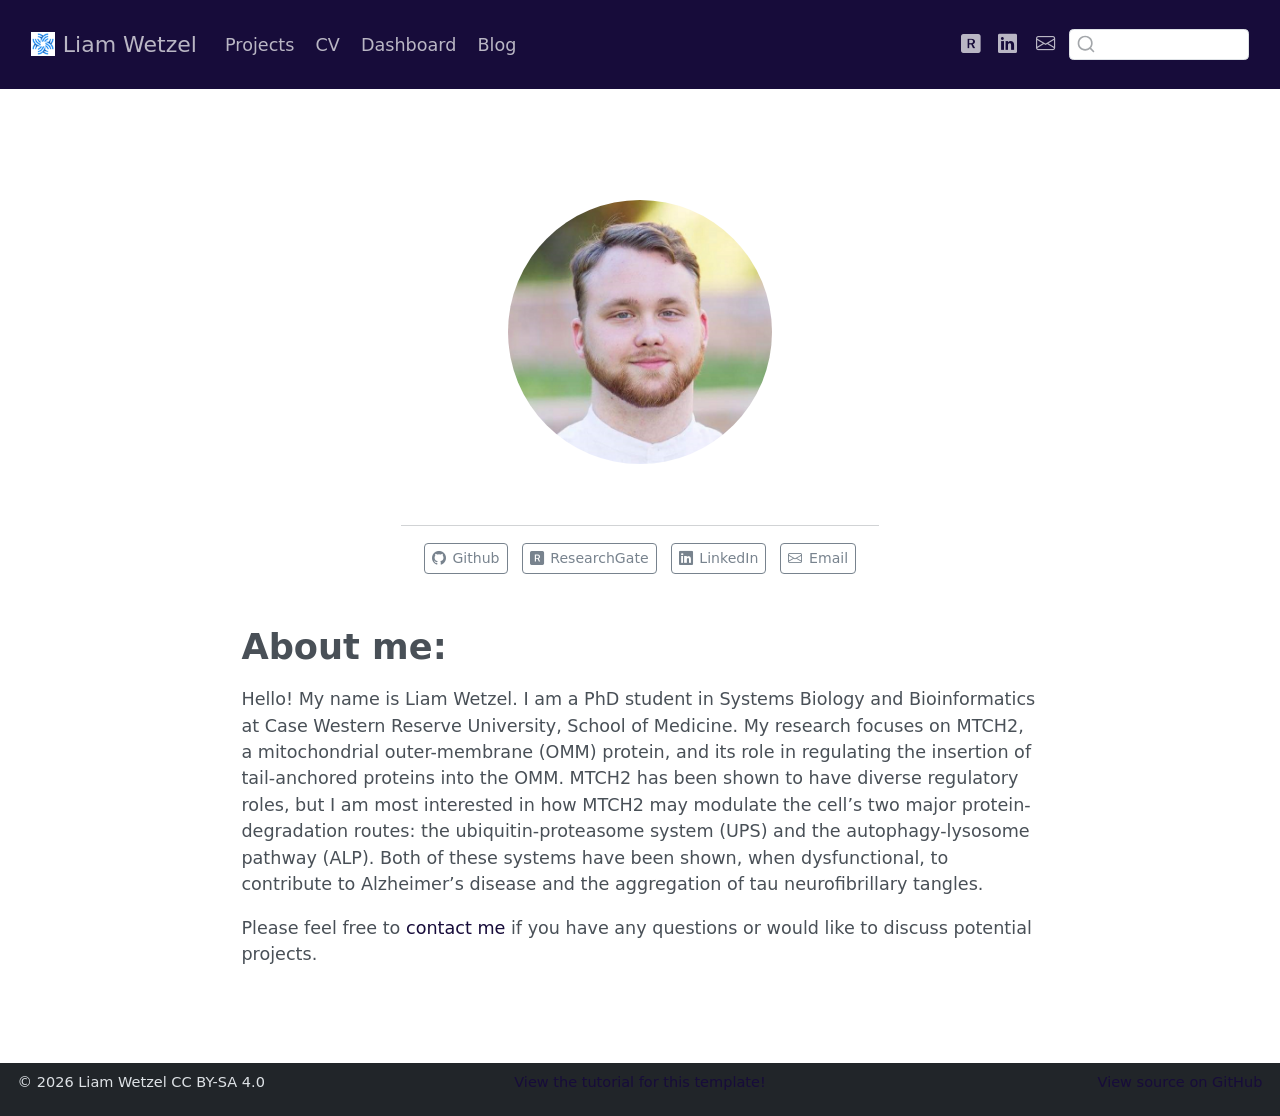
<file: docs/index.html>
<!DOCTYPE html>
<html xmlns="http://www.w3.org/1999/xhtml" lang="en" xml:lang="en"><head>

<meta charset="utf-8">
<meta name="generator" content="quarto-1.10.18">

<meta name="viewport" content="width=device-width, initial-scale=1.0, user-scalable=yes">


<title>Liam Wetzel</title>
<style>
/* Default styles provided by pandoc.
** See https://pandoc.org/MANUAL.html#variables-for-html for config info.
*/
span.smallcaps{font-variant: small-caps;}
div.columns{display: flex; gap: 1.5em;}
div.column{flex: auto;}
@media screen {
div.columns{gap: min(4vw, 1.5em);}
div.column{overflow-x: auto;}
}
div.hanging-indent{margin-left: 1.5em; text-indent: -1.5em;}
ul.task-list{list-style: none;}
ul.task-list li input[type="checkbox"] {
  width: 0.8em;
  margin: 0 0.8em 0.2em -1em; /* quarto-specific, see https://github.com/quarto-dev/quarto-cli/issues/4556 */ 
  vertical-align: middle;
}
</style>


<script src="site_libs/quarto-nav/quarto-nav.js"></script>
<script src="site_libs/clipboard/clipboard.min.js"></script>
<script src="site_libs/quarto-search/autocomplete.umd.js"></script>
<script src="site_libs/quarto-search/fuse.min.js"></script>
<script src="site_libs/quarto-search/quarto-search.js"></script>
<meta name="quarto:offset" content="./">
<link href="./img/Liu Lab (2).png" rel="icon" type="image/png">
<script src="site_libs/quarto-html/quarto.js" type="module"></script>
<script src="site_libs/quarto-html/tabsets/tabsets.js" type="module"></script>
<script src="site_libs/quarto-html/popper.min.js"></script>
<script src="site_libs/quarto-html/tippy.umd.min.js"></script>
<link href="site_libs/quarto-html/tippy.css" rel="stylesheet">
<link href="site_libs/quarto-html/quarto-syntax-highlighting-64a204ab8560d761af7679ceaba22944.css" rel="stylesheet" id="quarto-text-highlighting-styles">
<script src="site_libs/bootstrap/bootstrap.min.js"></script>
<link href="site_libs/bootstrap/bootstrap-icons.css" rel="stylesheet">
<link href="site_libs/bootstrap/bootstrap-2f3da3d17b5453565cce5adf760519c4.min.css" rel="stylesheet" append-hash="true" id="quarto-bootstrap" data-mode="light">
<script id="quarto-search-options" type="application/json">{
  "location": "navbar",
  "copy-button": false,
  "collapse-after": 3,
  "panel-placement": "end",
  "type": "textbox",
  "limit": 50,
  "keyboard-shortcut": [
    "f",
    "/",
    "s"
  ],
  "language": {
    "search-no-results-text": "No results",
    "search-matching-documents-text": "matching documents",
    "search-copy-link-title": "Copy link to search",
    "search-hide-matches-text": "Hide additional matches",
    "search-more-match-text": "more match in this document",
    "search-more-matches-text": "more matches in this document",
    "search-clear-button-title": "Clear",
    "search-text-placeholder": "",
    "search-detached-cancel-button-title": "Cancel",
    "search-submit-button-title": "Submit",
    "search-label": "Search"
  }
}</script>


</head>

<body class="nav-fixed fullcontent quarto-light">

<div id="quarto-search-results"></div>
  <header id="quarto-header" class="headroom fixed-top">
    <nav class="navbar navbar-expand-lg " data-bs-theme="dark">
      <div class="navbar-container container-fluid">
      <div class="navbar-brand-container mx-auto">
    <a href="./index.html" class="navbar-brand navbar-brand-logo">
    <img src="./img/Liu Lab (2).png" alt="" class="navbar-logo light-content">
    <img src="./img/Liu Lab (2).png" alt="" class="navbar-logo dark-content">
    </a>
    <a class="navbar-brand" href="./index.html">
    <span class="navbar-title">Liam Wetzel</span>
    </a>
  </div>
            <div id="quarto-search" class="" title="Search"></div>
          <button class="navbar-toggler" type="button" data-bs-toggle="collapse" data-bs-target="#navbarCollapse" aria-controls="navbarCollapse" role="menu" aria-expanded="false" aria-label="Toggle navigation" onclick="if (window.quartoToggleHeadroom) { window.quartoToggleHeadroom(); }">
  <span class="navbar-toggler-icon"></span>
</button>
          <div class="collapse navbar-collapse" id="navbarCollapse">
            <ul class="navbar-nav navbar-nav-scroll me-auto">
  <li class="nav-item">
    <a class="nav-link" href="./projects/index.html"> 
<span class="menu-text">Projects</span></a>
  </li>  
  <li class="nav-item">
    <a class="nav-link" href="./cv/index.html"> 
<span class="menu-text">CV</span></a>
  </li>  
  <li class="nav-item">
    <a class="nav-link" href="./dashboard.html"> 
<span class="menu-text">Dashboard</span></a>
  </li>  
  <li class="nav-item">
    <a class="nav-link" href="./blog.html"> 
<span class="menu-text">Blog</span></a>
  </li>  
</ul>
            <ul class="navbar-nav navbar-nav-scroll ms-auto">
  <li class="nav-item compact">
    <a class="nav-link" href="https://www.researchgate.net/profile/Liam-Wetzel-2?ev=hdr_xprf"> <i class="bi bi-r-square-fill" role="img">
</i> 
<span class="menu-text"></span></a>
  </li>  
  <li class="nav-item compact">
    <a class="nav-link" href="https://www.linkedin.com/in/liam-wetzel/"> <i class="bi bi-linkedin" role="img">
</i> 
<span class="menu-text"></span></a>
  </li>  
  <li class="nav-item compact">
    <a class="nav-link" href="mailto:lsw59@case.edu"> <i class="bi bi-envelope" role="img" aria-label="email">
</i> 
<span class="menu-text"></span></a>
  </li>  
</ul>
          </div> <!-- /navcollapse -->
            <div class="quarto-navbar-tools">
</div>
      </div> <!-- /container-fluid -->
    </nav>
</header>
<!-- content -->
<div id="quarto-content" class="quarto-container page-columns page-rows-contents page-layout-article page-navbar">
<!-- sidebar -->
<!-- margin-sidebar -->
    
<!-- main -->
<main class="content" id="quarto-document-content">




<div class="quarto-about-jolla">
  <img src="img/lwetzel.jpg" class="about-image
  round " style="height: 15em; width: 15em;">
 <header id="title-block-header" class="quarto-title-block"></header><div id="about-block">
</div> 
  <hr class="about-sep">
   <div class="about-links">
  <a href="https://github.com/lsw59-case" class="about-link" rel="" target="">
    <i class="bi bi-github"></i>
     <span class="about-link-text">Github</span>
  </a>
  <a href="https://www.researchgate.net/profile/Liam-Wetzel-2?ev=hdr_xprf" class="about-link" rel="" target="">
    <i class="bi bi-r-square-fill"></i>
     <span class="about-link-text">ResearchGate</span>
  </a>
  <a href="https://www.linkedin.com/in/liam-wetzel/" class="about-link" rel="" target="">
    <i class="bi bi-linkedin"></i>
     <span class="about-link-text">LinkedIn</span>
  </a>
  <a href="mailto:lsw59@case.edu" class="about-link" rel="" target="">
    <i class="bi bi-envelope"></i>
     <span class="about-link-text">Email</span>
  </a>
</div>
</div>

<section id="about-me" class="level1">
<h1>About me:</h1>
<p>Hello! My name is Liam Wetzel. I am a PhD student in Systems Biology and Bioinformatics at Case Western Reserve University, School of Medicine. My research focuses on MTCH2, a mitochondrial outer-membrane (OMM) protein, and its role in regulating the insertion of tail-anchored proteins into the OMM. MTCH2 has been shown to have diverse regulatory roles, but I am most interested in how MTCH2 may modulate the cell’s two major protein-degradation routes: the ubiquitin-proteasome system (UPS) and the autophagy-lysosome pathway (ALP). Both of these systems have been shown, when dysfunctional, to contribute to Alzheimer’s disease and the aggregation of tau neurofibrillary tangles.</p>
<p>Please feel free to <a href="mailto:lsw59@case.edu">contact me</a> if you have any questions or would like to discuss potential projects.</p>



</section>

</main> <!-- /main -->
<script id="quarto-html-after-body" type="application/javascript">
  window.document.addEventListener("DOMContentLoaded", function (event) {
    const isCodeAnnotation = (el) => {
      for (const clz of el.classList) {
        if (clz.startsWith('code-annotation-')) {                     
          return true;
        }
      }
      return false;
    }
    const onCopySuccess = function(e) {
      // button target
      const button = e.trigger;
      // don't keep focus
      button.blur();
      // flash "checked"
      button.classList.add('code-copy-button-checked');
      var currentTitle = button.getAttribute("title");
      button.setAttribute("title", "Copied!");
      let tooltip;
      if (window.bootstrap) {
        button.setAttribute("data-bs-toggle", "tooltip");
        button.setAttribute("data-bs-placement", "left");
        button.setAttribute("data-bs-title", "Copied!");
        tooltip = new bootstrap.Tooltip(button, 
          { trigger: "manual", 
            customClass: "code-copy-button-tooltip",
            offset: [0, -8]});
        tooltip.show();    
      }
      setTimeout(function() {
        if (tooltip) {
          tooltip.hide();
          button.removeAttribute("data-bs-title");
          button.removeAttribute("data-bs-toggle");
          button.removeAttribute("data-bs-placement");
        }
        button.setAttribute("title", currentTitle);
        button.classList.remove('code-copy-button-checked');
      }, 1000);
      // clear code selection
      e.clearSelection();
    }
    const getTextToCopy = function(trigger) {
      const outerScaffold = trigger.parentElement.cloneNode(true);
      const codeEl = outerScaffold.querySelector('code');
      for (const childEl of codeEl.children) {
        if (isCodeAnnotation(childEl)) {
          childEl.remove();
        }
      }
      return codeEl.innerText;
    }
    const clipboard = new window.ClipboardJS('.code-copy-button:not([data-in-quarto-modal])', {
      text: getTextToCopy
    });
    clipboard.on('success', onCopySuccess);
    if (window.document.getElementById('quarto-embedded-source-code-modal')) {
      const clipboardModal = new window.ClipboardJS('.code-copy-button[data-in-quarto-modal]', {
        text: getTextToCopy,
        container: window.document.getElementById('quarto-embedded-source-code-modal')
      });
      clipboardModal.on('success', onCopySuccess);
    }
      var localhostRegex = new RegExp(/^(?:http|https):\/\/localhost\:?[0-9]*\//);
      var mailtoRegex = new RegExp(/^mailto:/);
        var filterRegex = new RegExp('/' + window.location.host + '/');
      var isInternal = (href) => {
          return filterRegex.test(href) || localhostRegex.test(href) || mailtoRegex.test(href);
      }
      // Inspect non-navigation links and adorn them if external
     var links = window.document.querySelectorAll('a[href]:not(.nav-link):not(.navbar-brand):not(.toc-action):not(.sidebar-link):not(.sidebar-item-toggle):not(.pagination-link):not(.no-external):not([aria-hidden]):not(.dropdown-item):not(.quarto-navigation-tool):not(.about-link)');
      for (var i=0; i<links.length; i++) {
        const link = links[i];
        if (!isInternal(link.href)) {
          // undo the damage that might have been done by quarto-nav.js in the case of
          // links that we want to consider external
          if (link.dataset.originalHref !== undefined) {
            link.href = link.dataset.originalHref;
          }
        }
      }
    function tippyHover(el, contentFn, onTriggerFn, onUntriggerFn) {
      const config = {
        allowHTML: true,
        maxWidth: 500,
        delay: 100,
        arrow: false,
        appendTo: function(el) {
            return el.parentElement;
        },
        interactive: true,
        interactiveBorder: 10,
        theme: 'quarto',
        placement: 'bottom-start',
      };
      if (contentFn) {
        config.content = contentFn;
      }
      if (onTriggerFn) {
        config.onTrigger = onTriggerFn;
      }
      if (onUntriggerFn) {
        config.onUntrigger = onUntriggerFn;
      }
      window.tippy(el, config); 
    }
    const noterefs = window.document.querySelectorAll('a[role="doc-noteref"]');
    for (var i=0; i<noterefs.length; i++) {
      const ref = noterefs[i];
      tippyHover(ref, function() {
        // use id or data attribute instead here
        let href = ref.getAttribute('data-footnote-href') || ref.getAttribute('href');
        try { href = new URL(href).hash; } catch {}
        const id = href.replace(/^#\/?/, "");
        const note = window.document.getElementById(id);
        if (note) {
          return note.innerHTML;
        } else {
          return "";
        }
      });
    }
    const xrefs = window.document.querySelectorAll('a.quarto-xref');
    const processXRef = (id, note) => {
      // Strip column container classes
      const stripColumnClz = (el) => {
        el.classList.remove("page-full", "page-columns");
        if (el.children) {
          for (const child of el.children) {
            stripColumnClz(child);
          }
        }
      }
      stripColumnClz(note)
      if (id === null || id.startsWith('sec-')) {
        // Special case sections, only their first couple elements
        const container = document.createElement("div");
        if (note.children && note.children.length > 2) {
          container.appendChild(note.children[0].cloneNode(true));
          for (let i = 1; i < note.children.length; i++) {
            const child = note.children[i];
            if (child.tagName === "P" && child.innerText === "") {
              continue;
            } else {
              container.appendChild(child.cloneNode(true));
              break;
            }
          }
          if (window.Quarto?.typesetMath) {
            window.Quarto.typesetMath(container);
          }
          return container.innerHTML
        } else {
          if (window.Quarto?.typesetMath) {
            window.Quarto.typesetMath(note);
          }
          return note.innerHTML;
        }
      } else {
        // Remove any anchor links if they are present
        const anchorLink = note.querySelector('a.anchorjs-link');
        if (anchorLink) {
          anchorLink.remove();
        }
        if (window.Quarto?.typesetMath) {
          window.Quarto.typesetMath(note);
        }
        if (note.classList.contains("callout")) {
          return note.outerHTML;
        } else {
          return note.innerHTML;
        }
      }
    }
    for (var i=0; i<xrefs.length; i++) {
      const xref = xrefs[i];
      tippyHover(xref, undefined, function(instance) {
        instance.disable();
        let url = xref.getAttribute('href');
        let hash = undefined; 
        if (url.startsWith('#')) {
          hash = url;
        } else {
          try { hash = new URL(url).hash; } catch {}
        }
        if (hash) {
          const id = hash.replace(/^#\/?/, "");
          const note = window.document.getElementById(id);
          if (note !== null) {
            try {
              const html = processXRef(id, note.cloneNode(true));
              instance.setContent(html);
            } finally {
              instance.enable();
              instance.show();
            }
          } else {
            // See if we can fetch this
            fetch(url.split('#')[0])
            .then(res => res.text())
            .then(html => {
              const parser = new DOMParser();
              const htmlDoc = parser.parseFromString(html, "text/html");
              const note = htmlDoc.getElementById(id);
              if (note !== null) {
                const html = processXRef(id, note);
                instance.setContent(html);
              } 
            }).finally(() => {
              instance.enable();
              instance.show();
            });
          }
        } else {
          // See if we can fetch a full url (with no hash to target)
          // This is a special case and we should probably do some content thinning / targeting
          fetch(url)
          .then(res => res.text())
          .then(html => {
            const parser = new DOMParser();
            const htmlDoc = parser.parseFromString(html, "text/html");
            const note = htmlDoc.querySelector('main.content');
            if (note !== null) {
              // This should only happen for chapter cross references
              // (since there is no id in the URL)
              // remove the first header
              if (note.children.length > 0 && note.children[0].tagName === "HEADER") {
                note.children[0].remove();
              }
              const html = processXRef(null, note);
              instance.setContent(html);
            } 
          }).finally(() => {
            instance.enable();
            instance.show();
          });
        }
      }, function(instance) {
      });
    }
        let selectedAnnoteEl;
        const selectorForAnnotation = ( cell, annotation) => {
          let cellAttr = 'data-code-cell="' + cell + '"';
          let lineAttr = 'data-code-annotation="' +  annotation + '"';
          const selector = 'span[' + cellAttr + '][' + lineAttr + ']';
          return selector;
        }
        const selectCodeLines = (annoteEl) => {
          const doc = window.document;
          const targetCell = annoteEl.getAttribute("data-target-cell");
          const targetAnnotation = annoteEl.getAttribute("data-target-annotation");
          const annoteSpan = window.document.querySelector(selectorForAnnotation(targetCell, targetAnnotation));
          const lines = annoteSpan.getAttribute("data-code-lines").split(",");
          const lineIds = lines.map((line) => {
            return targetCell + "-" + line;
          })
          let top = null;
          let height = null;
          let parent = null;
          if (lineIds.length > 0) {
              //compute the position of the single el (top and bottom and make a div)
              const el = window.document.getElementById(lineIds[0]);
              top = el.offsetTop;
              height = el.offsetHeight;
              parent = el.parentElement.parentElement;
            if (lineIds.length > 1) {
              const lastEl = window.document.getElementById(lineIds[lineIds.length - 1]);
              const bottom = lastEl.offsetTop + lastEl.offsetHeight;
              height = bottom - top;
            }
            if (top !== null && height !== null && parent !== null) {
              // cook up a div (if necessary) and position it 
              let div = window.document.getElementById("code-annotation-line-highlight");
              if (div === null) {
                div = window.document.createElement("div");
                div.setAttribute("id", "code-annotation-line-highlight");
                div.style.position = 'absolute';
                parent.appendChild(div);
              }
              div.style.top = top - 2 + "px";
              div.style.height = height + 4 + "px";
              div.style.left = 0;
              let gutterDiv = window.document.getElementById("code-annotation-line-highlight-gutter");
              if (gutterDiv === null) {
                gutterDiv = window.document.createElement("div");
                gutterDiv.setAttribute("id", "code-annotation-line-highlight-gutter");
                gutterDiv.style.position = 'absolute';
                const codeCell = window.document.getElementById(targetCell);
                const gutter = codeCell.querySelector('.code-annotation-gutter');
                gutter.appendChild(gutterDiv);
              }
              gutterDiv.style.top = top - 2 + "px";
              gutterDiv.style.height = height + 4 + "px";
            }
            selectedAnnoteEl = annoteEl;
          }
        };
        const unselectCodeLines = () => {
          const elementsIds = ["code-annotation-line-highlight", "code-annotation-line-highlight-gutter"];
          elementsIds.forEach((elId) => {
            const div = window.document.getElementById(elId);
            if (div) {
              div.remove();
            }
          });
          selectedAnnoteEl = undefined;
        };
          // Handle positioning of the toggle
      window.addEventListener(
        "resize",
        throttle(() => {
          elRect = undefined;
          if (selectedAnnoteEl) {
            selectCodeLines(selectedAnnoteEl);
          }
        }, 10)
      );
      function throttle(fn, ms) {
      let throttle = false;
      let timer;
        return (...args) => {
          if(!throttle) { // first call gets through
              fn.apply(this, args);
              throttle = true;
          } else { // all the others get throttled
              if(timer) clearTimeout(timer); // cancel #2
              timer = setTimeout(() => {
                fn.apply(this, args);
                timer = throttle = false;
              }, ms);
          }
        };
      }
        // Attach click handler to the DT
        const annoteDls = window.document.querySelectorAll('dt[data-target-cell]');
        for (const annoteDlNode of annoteDls) {
          annoteDlNode.addEventListener('click', (event) => {
            const clickedEl = event.target;
            if (clickedEl !== selectedAnnoteEl) {
              unselectCodeLines();
              const activeEl = window.document.querySelector('dt[data-target-cell].code-annotation-active');
              if (activeEl) {
                activeEl.classList.remove('code-annotation-active');
              }
              selectCodeLines(clickedEl);
              clickedEl.classList.add('code-annotation-active');
            } else {
              // Unselect the line
              unselectCodeLines();
              clickedEl.classList.remove('code-annotation-active');
            }
          });
        }
    const findCites = (el) => {
      const parentEl = el.parentElement;
      if (parentEl) {
        const cites = parentEl.dataset.cites;
        if (cites) {
          return {
            el,
            cites: cites.split(' ')
          };
        } else {
          return findCites(el.parentElement)
        }
      } else {
        return undefined;
      }
    };
    var bibliorefs = window.document.querySelectorAll('a[role="doc-biblioref"]');
    for (var i=0; i<bibliorefs.length; i++) {
      const ref = bibliorefs[i];
      const citeInfo = findCites(ref);
      if (citeInfo) {
        tippyHover(citeInfo.el, function() {
          var popup = window.document.createElement('div');
          citeInfo.cites.forEach(function(cite) {
            var citeDiv = window.document.createElement('div');
            citeDiv.classList.add('hanging-indent');
            citeDiv.classList.add('csl-entry');
            var biblioDiv = window.document.getElementById('ref-' + cite);
            if (biblioDiv) {
              citeDiv.innerHTML = biblioDiv.innerHTML;
            }
            popup.appendChild(citeDiv);
          });
          return popup.innerHTML;
        });
      }
    }
  });
  </script>
</div> <!-- /content -->
<footer class="footer">
  <div class="nav-footer">
    <div class="nav-footer-left">
<p><span class="faux-block">© 2026 Liam Wetzel CC BY-SA 4.0</span></p>
</div>   
    <div class="nav-footer-center">
<p><span class="faux-block"><a href="https://www.marvinschmitt.com/blog/website-tutorial-quarto/">View the tutorial for this template!</a></span></p>
</div>
    <div class="nav-footer-right">
<p><span class="faux-block"><a href="https://github.com/marvinschmitt/quarto-website-template/">View source on GitHub</a></span></p>
</div>
  </div>
</footer>




</body></html>
</file>
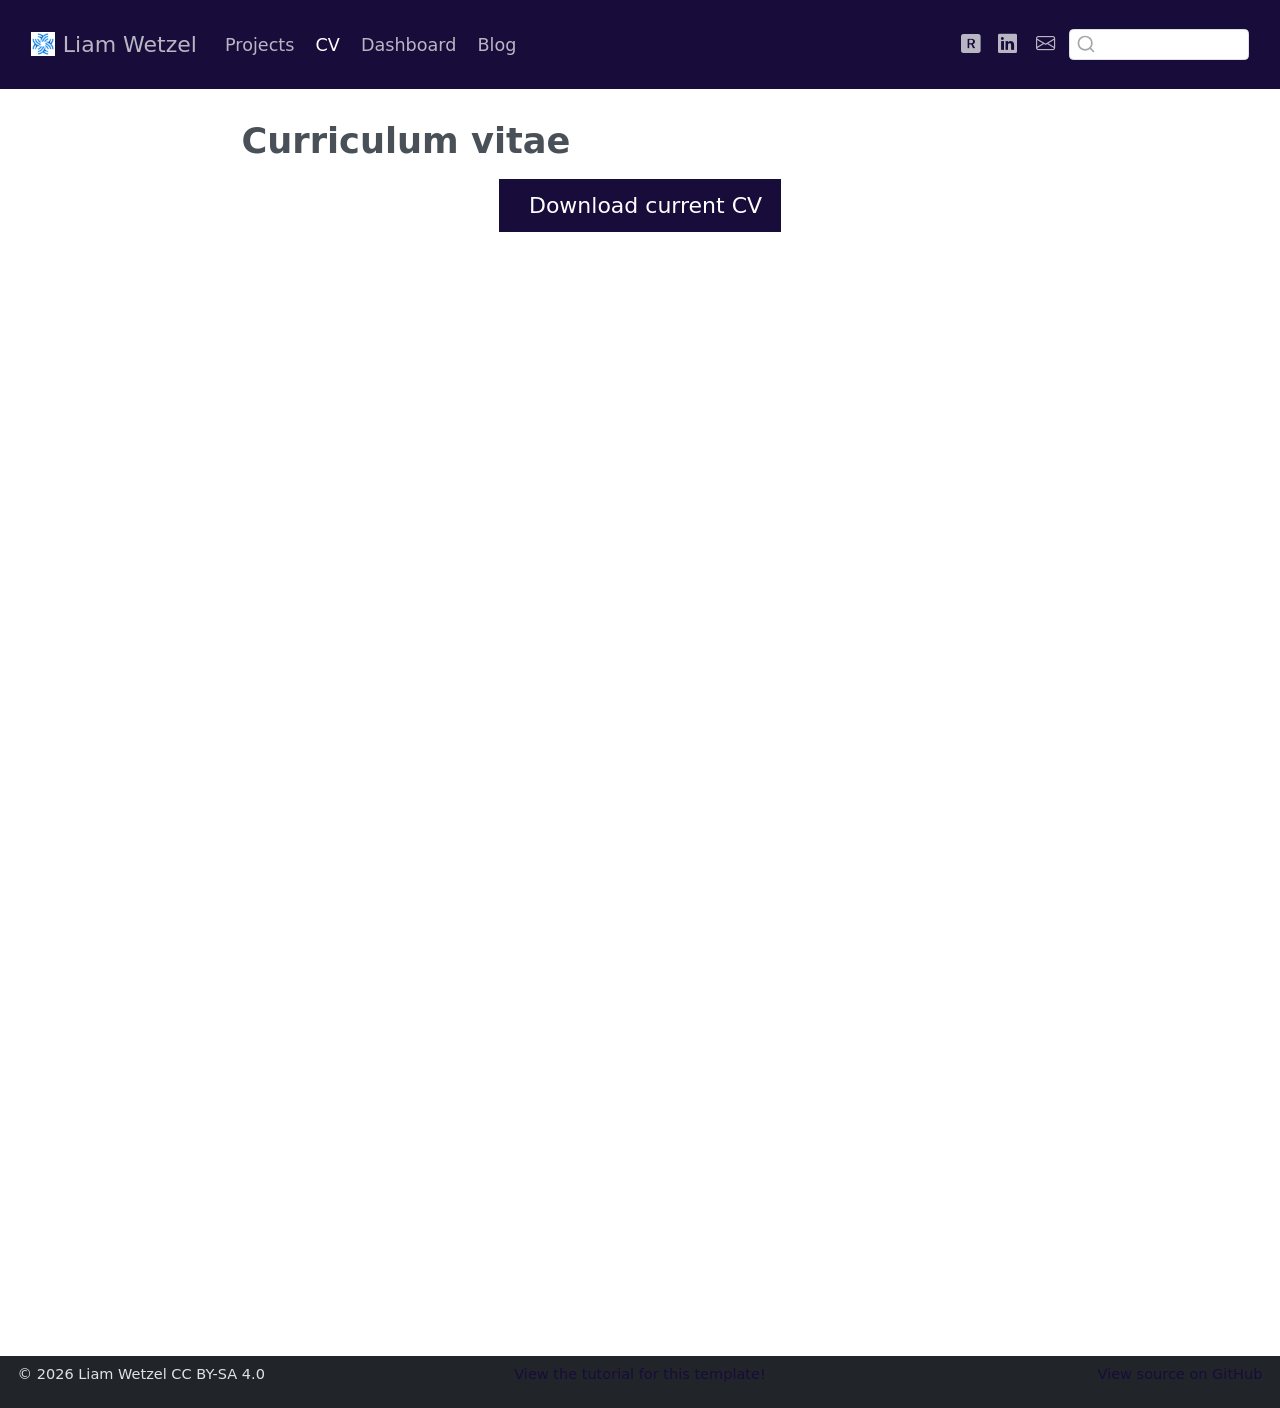
<file: docs/cv/index.html>
<!DOCTYPE html>
<html xmlns="http://www.w3.org/1999/xhtml" lang="en" xml:lang="en"><head>

<meta charset="utf-8">
<meta name="generator" content="quarto-1.10.18">

<meta name="viewport" content="width=device-width, initial-scale=1.0, user-scalable=yes">


<title>Curriculum vitae – Liam Wetzel</title>
<style>
/* Default styles provided by pandoc.
** See https://pandoc.org/MANUAL.html#variables-for-html for config info.
*/
span.smallcaps{font-variant: small-caps;}
div.columns{display: flex; gap: 1.5em;}
div.column{flex: auto;}
@media screen {
div.columns{gap: min(4vw, 1.5em);}
div.column{overflow-x: auto;}
}
div.hanging-indent{margin-left: 1.5em; text-indent: -1.5em;}
ul.task-list{list-style: none;}
ul.task-list li input[type="checkbox"] {
  width: 0.8em;
  margin: 0 0.8em 0.2em -1em; /* quarto-specific, see https://github.com/quarto-dev/quarto-cli/issues/4556 */ 
  vertical-align: middle;
}
</style>


<script src="../site_libs/quarto-nav/quarto-nav.js"></script>
<script src="../site_libs/clipboard/clipboard.min.js"></script>
<script src="../site_libs/quarto-search/autocomplete.umd.js"></script>
<script src="../site_libs/quarto-search/fuse.min.js"></script>
<script src="../site_libs/quarto-search/quarto-search.js"></script>
<meta name="quarto:offset" content="../">
<link href="../img/Liu Lab (2).png" rel="icon" type="image/png">
<script src="../site_libs/quarto-html/quarto.js" type="module"></script>
<script src="../site_libs/quarto-html/tabsets/tabsets.js" type="module"></script>
<script src="../site_libs/quarto-html/popper.min.js"></script>
<script src="../site_libs/quarto-html/tippy.umd.min.js"></script>
<script src="../site_libs/quarto-html/anchor.min.js"></script>
<link href="../site_libs/quarto-html/tippy.css" rel="stylesheet">
<link href="../site_libs/quarto-html/quarto-syntax-highlighting-64a204ab8560d761af7679ceaba22944.css" rel="stylesheet" id="quarto-text-highlighting-styles">
<script src="../site_libs/bootstrap/bootstrap.min.js"></script>
<link href="../site_libs/bootstrap/bootstrap-icons.css" rel="stylesheet">
<link href="../site_libs/bootstrap/bootstrap-2f3da3d17b5453565cce5adf760519c4.min.css" rel="stylesheet" append-hash="true" id="quarto-bootstrap" data-mode="light">
<script id="quarto-search-options" type="application/json">{
  "location": "navbar",
  "copy-button": false,
  "collapse-after": 3,
  "panel-placement": "end",
  "type": "textbox",
  "limit": 50,
  "keyboard-shortcut": [
    "f",
    "/",
    "s"
  ],
  "language": {
    "search-no-results-text": "No results",
    "search-matching-documents-text": "matching documents",
    "search-copy-link-title": "Copy link to search",
    "search-hide-matches-text": "Hide additional matches",
    "search-more-match-text": "more match in this document",
    "search-more-matches-text": "more matches in this document",
    "search-clear-button-title": "Clear",
    "search-text-placeholder": "",
    "search-detached-cancel-button-title": "Cancel",
    "search-submit-button-title": "Submit",
    "search-label": "Search"
  }
}</script>


</head>

<body class="nav-fixed fullcontent quarto-light">

<div id="quarto-search-results"></div>
  <header id="quarto-header" class="headroom fixed-top">
    <nav class="navbar navbar-expand-lg " data-bs-theme="dark">
      <div class="navbar-container container-fluid">
      <div class="navbar-brand-container mx-auto">
    <a href="../index.html" class="navbar-brand navbar-brand-logo">
    <img src="../img/Liu Lab (2).png" alt="" class="navbar-logo light-content">
    <img src="../img/Liu Lab (2).png" alt="" class="navbar-logo dark-content">
    </a>
    <a class="navbar-brand" href="../index.html">
    <span class="navbar-title">Liam Wetzel</span>
    </a>
  </div>
            <div id="quarto-search" class="" title="Search"></div>
          <button class="navbar-toggler" type="button" data-bs-toggle="collapse" data-bs-target="#navbarCollapse" aria-controls="navbarCollapse" role="menu" aria-expanded="false" aria-label="Toggle navigation" onclick="if (window.quartoToggleHeadroom) { window.quartoToggleHeadroom(); }">
  <span class="navbar-toggler-icon"></span>
</button>
          <div class="collapse navbar-collapse" id="navbarCollapse">
            <ul class="navbar-nav navbar-nav-scroll me-auto">
  <li class="nav-item">
    <a class="nav-link" href="../projects/index.html"> 
<span class="menu-text">Projects</span></a>
  </li>  
  <li class="nav-item">
    <a class="nav-link active" href="../cv/index.html" aria-current="page"> 
<span class="menu-text">CV</span></a>
  </li>  
  <li class="nav-item">
    <a class="nav-link" href="../dashboard.html"> 
<span class="menu-text">Dashboard</span></a>
  </li>  
  <li class="nav-item">
    <a class="nav-link" href="../blog.html"> 
<span class="menu-text">Blog</span></a>
  </li>  
</ul>
            <ul class="navbar-nav navbar-nav-scroll ms-auto">
  <li class="nav-item compact">
    <a class="nav-link" href="https://www.researchgate.net/profile/Liam-Wetzel-2?ev=hdr_xprf"> <i class="bi bi-r-square-fill" role="img">
</i> 
<span class="menu-text"></span></a>
  </li>  
  <li class="nav-item compact">
    <a class="nav-link" href="https://www.linkedin.com/in/liam-wetzel/"> <i class="bi bi-linkedin" role="img">
</i> 
<span class="menu-text"></span></a>
  </li>  
  <li class="nav-item compact">
    <a class="nav-link" href="mailto:lsw59@case.edu"> <i class="bi bi-envelope" role="img" aria-label="email">
</i> 
<span class="menu-text"></span></a>
  </li>  
</ul>
          </div> <!-- /navcollapse -->
            <div class="quarto-navbar-tools">
</div>
      </div> <!-- /container-fluid -->
    </nav>
</header>
<!-- content -->
<div id="quarto-content" class="quarto-container page-columns page-rows-contents page-layout-article page-navbar">
<!-- sidebar -->
<!-- margin-sidebar -->
    
<!-- main -->
<main class="content" id="quarto-document-content">

<header id="title-block-header" class="quarto-title-block default">
<div class="quarto-title">
<h1 class="title">Curriculum vitae</h1>
</div>



<div class="quarto-title-meta">

    
  
    
  </div>
  


</header>


<div class="cell">
<style type="text/css">
.embed-container {
    position: relative;
    padding-bottom: 129%;
    height: 0;
    overflow: hidden;
    max-width: 100%;
}
.embed-container iframe,
.embed-container object,
.embed-container embed {
    position: absolute;
    top: 0;
    left: 0;
    width: 100%;
    height: 100%;
}
</style>
</div>
<p class="text-center">
  <a class="btn btn-primary btn-lg cv-download" href="Wetzel_CV_2026.pdf" target="_blank">
    <i class="fa-solid fa-file-arrow-down"></i> Download current CV
  </a>
</p>
<div class="embed-container">
  <iframe src="Wetzel_CV_2026.pdf#toolbar=0" style="border: 0.5px;width: 100%;"></iframe>
</div>



</main> <!-- /main -->
<script id="quarto-html-after-body" type="application/javascript">
  window.document.addEventListener("DOMContentLoaded", function (event) {
    const icon = "";
    const anchorJS = new window.AnchorJS();
    anchorJS.options = {
      placement: 'right',
      icon: icon
    };
    anchorJS.add('.anchored');
    const isCodeAnnotation = (el) => {
      for (const clz of el.classList) {
        if (clz.startsWith('code-annotation-')) {                     
          return true;
        }
      }
      return false;
    }
    const onCopySuccess = function(e) {
      // button target
      const button = e.trigger;
      // don't keep focus
      button.blur();
      // flash "checked"
      button.classList.add('code-copy-button-checked');
      var currentTitle = button.getAttribute("title");
      button.setAttribute("title", "Copied!");
      let tooltip;
      if (window.bootstrap) {
        button.setAttribute("data-bs-toggle", "tooltip");
        button.setAttribute("data-bs-placement", "left");
        button.setAttribute("data-bs-title", "Copied!");
        tooltip = new bootstrap.Tooltip(button, 
          { trigger: "manual", 
            customClass: "code-copy-button-tooltip",
            offset: [0, -8]});
        tooltip.show();    
      }
      setTimeout(function() {
        if (tooltip) {
          tooltip.hide();
          button.removeAttribute("data-bs-title");
          button.removeAttribute("data-bs-toggle");
          button.removeAttribute("data-bs-placement");
        }
        button.setAttribute("title", currentTitle);
        button.classList.remove('code-copy-button-checked');
      }, 1000);
      // clear code selection
      e.clearSelection();
    }
    const getTextToCopy = function(trigger) {
      const outerScaffold = trigger.parentElement.cloneNode(true);
      const codeEl = outerScaffold.querySelector('code');
      for (const childEl of codeEl.children) {
        if (isCodeAnnotation(childEl)) {
          childEl.remove();
        }
      }
      return codeEl.innerText;
    }
    const clipboard = new window.ClipboardJS('.code-copy-button:not([data-in-quarto-modal])', {
      text: getTextToCopy
    });
    clipboard.on('success', onCopySuccess);
    if (window.document.getElementById('quarto-embedded-source-code-modal')) {
      const clipboardModal = new window.ClipboardJS('.code-copy-button[data-in-quarto-modal]', {
        text: getTextToCopy,
        container: window.document.getElementById('quarto-embedded-source-code-modal')
      });
      clipboardModal.on('success', onCopySuccess);
    }
      var localhostRegex = new RegExp(/^(?:http|https):\/\/localhost\:?[0-9]*\//);
      var mailtoRegex = new RegExp(/^mailto:/);
        var filterRegex = new RegExp('/' + window.location.host + '/');
      var isInternal = (href) => {
          return filterRegex.test(href) || localhostRegex.test(href) || mailtoRegex.test(href);
      }
      // Inspect non-navigation links and adorn them if external
     var links = window.document.querySelectorAll('a[href]:not(.nav-link):not(.navbar-brand):not(.toc-action):not(.sidebar-link):not(.sidebar-item-toggle):not(.pagination-link):not(.no-external):not([aria-hidden]):not(.dropdown-item):not(.quarto-navigation-tool):not(.about-link)');
      for (var i=0; i<links.length; i++) {
        const link = links[i];
        if (!isInternal(link.href)) {
          // undo the damage that might have been done by quarto-nav.js in the case of
          // links that we want to consider external
          if (link.dataset.originalHref !== undefined) {
            link.href = link.dataset.originalHref;
          }
        }
      }
    function tippyHover(el, contentFn, onTriggerFn, onUntriggerFn) {
      const config = {
        allowHTML: true,
        maxWidth: 500,
        delay: 100,
        arrow: false,
        appendTo: function(el) {
            return el.parentElement;
        },
        interactive: true,
        interactiveBorder: 10,
        theme: 'quarto',
        placement: 'bottom-start',
      };
      if (contentFn) {
        config.content = contentFn;
      }
      if (onTriggerFn) {
        config.onTrigger = onTriggerFn;
      }
      if (onUntriggerFn) {
        config.onUntrigger = onUntriggerFn;
      }
      window.tippy(el, config); 
    }
    const noterefs = window.document.querySelectorAll('a[role="doc-noteref"]');
    for (var i=0; i<noterefs.length; i++) {
      const ref = noterefs[i];
      tippyHover(ref, function() {
        // use id or data attribute instead here
        let href = ref.getAttribute('data-footnote-href') || ref.getAttribute('href');
        try { href = new URL(href).hash; } catch {}
        const id = href.replace(/^#\/?/, "");
        const note = window.document.getElementById(id);
        if (note) {
          return note.innerHTML;
        } else {
          return "";
        }
      });
    }
    const xrefs = window.document.querySelectorAll('a.quarto-xref');
    const processXRef = (id, note) => {
      // Strip column container classes
      const stripColumnClz = (el) => {
        el.classList.remove("page-full", "page-columns");
        if (el.children) {
          for (const child of el.children) {
            stripColumnClz(child);
          }
        }
      }
      stripColumnClz(note)
      if (id === null || id.startsWith('sec-')) {
        // Special case sections, only their first couple elements
        const container = document.createElement("div");
        if (note.children && note.children.length > 2) {
          container.appendChild(note.children[0].cloneNode(true));
          for (let i = 1; i < note.children.length; i++) {
            const child = note.children[i];
            if (child.tagName === "P" && child.innerText === "") {
              continue;
            } else {
              container.appendChild(child.cloneNode(true));
              break;
            }
          }
          if (window.Quarto?.typesetMath) {
            window.Quarto.typesetMath(container);
          }
          return container.innerHTML
        } else {
          if (window.Quarto?.typesetMath) {
            window.Quarto.typesetMath(note);
          }
          return note.innerHTML;
        }
      } else {
        // Remove any anchor links if they are present
        const anchorLink = note.querySelector('a.anchorjs-link');
        if (anchorLink) {
          anchorLink.remove();
        }
        if (window.Quarto?.typesetMath) {
          window.Quarto.typesetMath(note);
        }
        if (note.classList.contains("callout")) {
          return note.outerHTML;
        } else {
          return note.innerHTML;
        }
      }
    }
    for (var i=0; i<xrefs.length; i++) {
      const xref = xrefs[i];
      tippyHover(xref, undefined, function(instance) {
        instance.disable();
        let url = xref.getAttribute('href');
        let hash = undefined; 
        if (url.startsWith('#')) {
          hash = url;
        } else {
          try { hash = new URL(url).hash; } catch {}
        }
        if (hash) {
          const id = hash.replace(/^#\/?/, "");
          const note = window.document.getElementById(id);
          if (note !== null) {
            try {
              const html = processXRef(id, note.cloneNode(true));
              instance.setContent(html);
            } finally {
              instance.enable();
              instance.show();
            }
          } else {
            // See if we can fetch this
            fetch(url.split('#')[0])
            .then(res => res.text())
            .then(html => {
              const parser = new DOMParser();
              const htmlDoc = parser.parseFromString(html, "text/html");
              const note = htmlDoc.getElementById(id);
              if (note !== null) {
                const html = processXRef(id, note);
                instance.setContent(html);
              } 
            }).finally(() => {
              instance.enable();
              instance.show();
            });
          }
        } else {
          // See if we can fetch a full url (with no hash to target)
          // This is a special case and we should probably do some content thinning / targeting
          fetch(url)
          .then(res => res.text())
          .then(html => {
            const parser = new DOMParser();
            const htmlDoc = parser.parseFromString(html, "text/html");
            const note = htmlDoc.querySelector('main.content');
            if (note !== null) {
              // This should only happen for chapter cross references
              // (since there is no id in the URL)
              // remove the first header
              if (note.children.length > 0 && note.children[0].tagName === "HEADER") {
                note.children[0].remove();
              }
              const html = processXRef(null, note);
              instance.setContent(html);
            } 
          }).finally(() => {
            instance.enable();
            instance.show();
          });
        }
      }, function(instance) {
      });
    }
        let selectedAnnoteEl;
        const selectorForAnnotation = ( cell, annotation) => {
          let cellAttr = 'data-code-cell="' + cell + '"';
          let lineAttr = 'data-code-annotation="' +  annotation + '"';
          const selector = 'span[' + cellAttr + '][' + lineAttr + ']';
          return selector;
        }
        const selectCodeLines = (annoteEl) => {
          const doc = window.document;
          const targetCell = annoteEl.getAttribute("data-target-cell");
          const targetAnnotation = annoteEl.getAttribute("data-target-annotation");
          const annoteSpan = window.document.querySelector(selectorForAnnotation(targetCell, targetAnnotation));
          const lines = annoteSpan.getAttribute("data-code-lines").split(",");
          const lineIds = lines.map((line) => {
            return targetCell + "-" + line;
          })
          let top = null;
          let height = null;
          let parent = null;
          if (lineIds.length > 0) {
              //compute the position of the single el (top and bottom and make a div)
              const el = window.document.getElementById(lineIds[0]);
              top = el.offsetTop;
              height = el.offsetHeight;
              parent = el.parentElement.parentElement;
            if (lineIds.length > 1) {
              const lastEl = window.document.getElementById(lineIds[lineIds.length - 1]);
              const bottom = lastEl.offsetTop + lastEl.offsetHeight;
              height = bottom - top;
            }
            if (top !== null && height !== null && parent !== null) {
              // cook up a div (if necessary) and position it 
              let div = window.document.getElementById("code-annotation-line-highlight");
              if (div === null) {
                div = window.document.createElement("div");
                div.setAttribute("id", "code-annotation-line-highlight");
                div.style.position = 'absolute';
                parent.appendChild(div);
              }
              div.style.top = top - 2 + "px";
              div.style.height = height + 4 + "px";
              div.style.left = 0;
              let gutterDiv = window.document.getElementById("code-annotation-line-highlight-gutter");
              if (gutterDiv === null) {
                gutterDiv = window.document.createElement("div");
                gutterDiv.setAttribute("id", "code-annotation-line-highlight-gutter");
                gutterDiv.style.position = 'absolute';
                const codeCell = window.document.getElementById(targetCell);
                const gutter = codeCell.querySelector('.code-annotation-gutter');
                gutter.appendChild(gutterDiv);
              }
              gutterDiv.style.top = top - 2 + "px";
              gutterDiv.style.height = height + 4 + "px";
            }
            selectedAnnoteEl = annoteEl;
          }
        };
        const unselectCodeLines = () => {
          const elementsIds = ["code-annotation-line-highlight", "code-annotation-line-highlight-gutter"];
          elementsIds.forEach((elId) => {
            const div = window.document.getElementById(elId);
            if (div) {
              div.remove();
            }
          });
          selectedAnnoteEl = undefined;
        };
          // Handle positioning of the toggle
      window.addEventListener(
        "resize",
        throttle(() => {
          elRect = undefined;
          if (selectedAnnoteEl) {
            selectCodeLines(selectedAnnoteEl);
          }
        }, 10)
      );
      function throttle(fn, ms) {
      let throttle = false;
      let timer;
        return (...args) => {
          if(!throttle) { // first call gets through
              fn.apply(this, args);
              throttle = true;
          } else { // all the others get throttled
              if(timer) clearTimeout(timer); // cancel #2
              timer = setTimeout(() => {
                fn.apply(this, args);
                timer = throttle = false;
              }, ms);
          }
        };
      }
        // Attach click handler to the DT
        const annoteDls = window.document.querySelectorAll('dt[data-target-cell]');
        for (const annoteDlNode of annoteDls) {
          annoteDlNode.addEventListener('click', (event) => {
            const clickedEl = event.target;
            if (clickedEl !== selectedAnnoteEl) {
              unselectCodeLines();
              const activeEl = window.document.querySelector('dt[data-target-cell].code-annotation-active');
              if (activeEl) {
                activeEl.classList.remove('code-annotation-active');
              }
              selectCodeLines(clickedEl);
              clickedEl.classList.add('code-annotation-active');
            } else {
              // Unselect the line
              unselectCodeLines();
              clickedEl.classList.remove('code-annotation-active');
            }
          });
        }
    const findCites = (el) => {
      const parentEl = el.parentElement;
      if (parentEl) {
        const cites = parentEl.dataset.cites;
        if (cites) {
          return {
            el,
            cites: cites.split(' ')
          };
        } else {
          return findCites(el.parentElement)
        }
      } else {
        return undefined;
      }
    };
    var bibliorefs = window.document.querySelectorAll('a[role="doc-biblioref"]');
    for (var i=0; i<bibliorefs.length; i++) {
      const ref = bibliorefs[i];
      const citeInfo = findCites(ref);
      if (citeInfo) {
        tippyHover(citeInfo.el, function() {
          var popup = window.document.createElement('div');
          citeInfo.cites.forEach(function(cite) {
            var citeDiv = window.document.createElement('div');
            citeDiv.classList.add('hanging-indent');
            citeDiv.classList.add('csl-entry');
            var biblioDiv = window.document.getElementById('ref-' + cite);
            if (biblioDiv) {
              citeDiv.innerHTML = biblioDiv.innerHTML;
            }
            popup.appendChild(citeDiv);
          });
          return popup.innerHTML;
        });
      }
    }
  });
  </script>
</div> <!-- /content -->
<footer class="footer">
  <div class="nav-footer">
    <div class="nav-footer-left">
<p><span class="faux-block">© 2026 Liam Wetzel CC BY-SA 4.0</span></p>
</div>   
    <div class="nav-footer-center">
<p><span class="faux-block"><a href="https://www.marvinschmitt.com/blog/website-tutorial-quarto/">View the tutorial for this template!</a></span></p>
</div>
    <div class="nav-footer-right">
<p><span class="faux-block"><a href="https://github.com/marvinschmitt/quarto-website-template/">View source on GitHub</a></span></p>
</div>
  </div>
</footer>




</body></html>
</file>
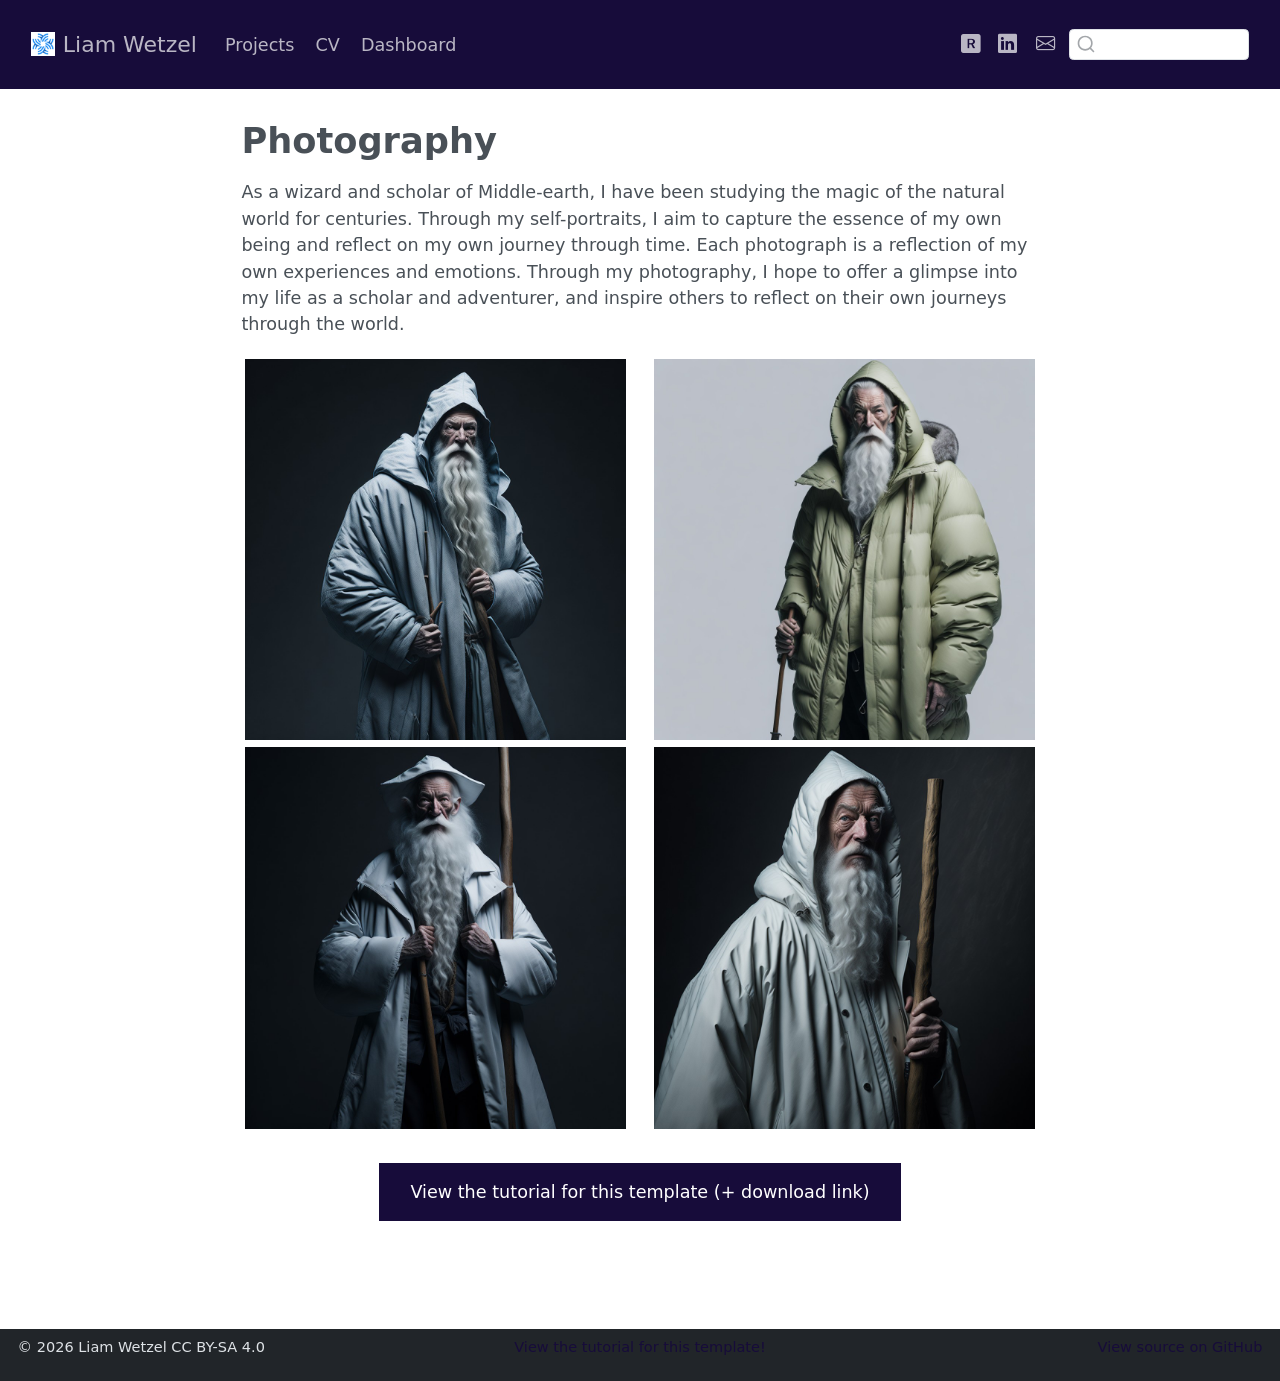
<file: docs/photography/index.html>
<!DOCTYPE html>
<html xmlns="http://www.w3.org/1999/xhtml" lang="en" xml:lang="en"><head>

<meta charset="utf-8">
<meta name="generator" content="quarto-1.10.18">

<meta name="viewport" content="width=device-width, initial-scale=1.0, user-scalable=yes">


<title>Photography – Liam Wetzel</title>
<style>
/* Default styles provided by pandoc.
** See https://pandoc.org/MANUAL.html#variables-for-html for config info.
*/
span.smallcaps{font-variant: small-caps;}
div.columns{display: flex; gap: 1.5em;}
div.column{flex: auto;}
@media screen {
div.columns{gap: min(4vw, 1.5em);}
div.column{overflow-x: auto;}
}
div.hanging-indent{margin-left: 1.5em; text-indent: -1.5em;}
ul.task-list{list-style: none;}
ul.task-list li input[type="checkbox"] {
  width: 0.8em;
  margin: 0 0.8em 0.2em -1em; /* quarto-specific, see https://github.com/quarto-dev/quarto-cli/issues/4556 */ 
  vertical-align: middle;
}
</style>


<script src="../site_libs/quarto-nav/quarto-nav.js"></script>
<script src="../site_libs/clipboard/clipboard.min.js"></script>
<script src="../site_libs/quarto-search/autocomplete.umd.js"></script>
<script src="../site_libs/quarto-search/fuse.min.js"></script>
<script src="../site_libs/quarto-search/quarto-search.js"></script>
<meta name="quarto:offset" content="../">
<link href="../img/Liu Lab (2).png" rel="icon" type="image/png">
<script src="../site_libs/quarto-html/quarto.js" type="module"></script>
<script src="../site_libs/quarto-html/tabsets/tabsets.js" type="module"></script>
<script src="../site_libs/quarto-html/popper.min.js"></script>
<script src="../site_libs/quarto-html/tippy.umd.min.js"></script>
<script src="../site_libs/quarto-html/anchor.min.js"></script>
<link href="../site_libs/quarto-html/tippy.css" rel="stylesheet">
<link href="../site_libs/quarto-html/quarto-syntax-highlighting-64a204ab8560d761af7679ceaba22944.css" rel="stylesheet" id="quarto-text-highlighting-styles">
<script src="../site_libs/bootstrap/bootstrap.min.js"></script>
<link href="../site_libs/bootstrap/bootstrap-icons.css" rel="stylesheet">
<link href="../site_libs/bootstrap/bootstrap-2f3da3d17b5453565cce5adf760519c4.min.css" rel="stylesheet" append-hash="true" id="quarto-bootstrap" data-mode="light">
<script id="quarto-search-options" type="application/json">{
  "location": "navbar",
  "copy-button": false,
  "collapse-after": 3,
  "panel-placement": "end",
  "type": "textbox",
  "limit": 50,
  "keyboard-shortcut": [
    "f",
    "/",
    "s"
  ],
  "language": {
    "search-no-results-text": "No results",
    "search-matching-documents-text": "matching documents",
    "search-copy-link-title": "Copy link to search",
    "search-hide-matches-text": "Hide additional matches",
    "search-more-match-text": "more match in this document",
    "search-more-matches-text": "more matches in this document",
    "search-clear-button-title": "Clear",
    "search-text-placeholder": "",
    "search-detached-cancel-button-title": "Cancel",
    "search-submit-button-title": "Submit",
    "search-label": "Search"
  }
}</script>


</head>

<body class="nav-fixed fullcontent quarto-light">

<div id="quarto-search-results"></div>
  <header id="quarto-header" class="headroom fixed-top">
    <nav class="navbar navbar-expand-lg " data-bs-theme="dark">
      <div class="navbar-container container-fluid">
      <div class="navbar-brand-container mx-auto">
    <a href="../index.html" class="navbar-brand navbar-brand-logo">
    <img src="../img/Liu Lab (2).png" alt="" class="navbar-logo light-content">
    <img src="../img/Liu Lab (2).png" alt="" class="navbar-logo dark-content">
    </a>
    <a class="navbar-brand" href="../index.html">
    <span class="navbar-title">Liam Wetzel</span>
    </a>
  </div>
            <div id="quarto-search" class="" title="Search"></div>
          <button class="navbar-toggler" type="button" data-bs-toggle="collapse" data-bs-target="#navbarCollapse" aria-controls="navbarCollapse" role="menu" aria-expanded="false" aria-label="Toggle navigation" onclick="if (window.quartoToggleHeadroom) { window.quartoToggleHeadroom(); }">
  <span class="navbar-toggler-icon"></span>
</button>
          <div class="collapse navbar-collapse" id="navbarCollapse">
            <ul class="navbar-nav navbar-nav-scroll me-auto">
  <li class="nav-item">
    <a class="nav-link" href="../projects/index.html"> 
<span class="menu-text">Projects</span></a>
  </li>  
  <li class="nav-item">
    <a class="nav-link" href="../cv/index.html"> 
<span class="menu-text">CV</span></a>
  </li>  
  <li class="nav-item">
    <a class="nav-link" href="../dashboard.html"> 
<span class="menu-text">Dashboard</span></a>
  </li>  
</ul>
            <ul class="navbar-nav navbar-nav-scroll ms-auto">
  <li class="nav-item compact">
    <a class="nav-link" href="https://www.researchgate.net/profile/Liam-Wetzel-2?ev=hdr_xprf"> <i class="bi bi-r-square-fill" role="img">
</i> 
<span class="menu-text"></span></a>
  </li>  
  <li class="nav-item compact">
    <a class="nav-link" href="https://www.linkedin.com/in/liam-wetzel/"> <i class="bi bi-linkedin" role="img">
</i> 
<span class="menu-text"></span></a>
  </li>  
  <li class="nav-item compact">
    <a class="nav-link" href="mailto:lsw59@case.edu"> <i class="bi bi-envelope" role="img" aria-label="email">
</i> 
<span class="menu-text"></span></a>
  </li>  
</ul>
          </div> <!-- /navcollapse -->
            <div class="quarto-navbar-tools">
</div>
      </div> <!-- /container-fluid -->
    </nav>
</header>
<!-- content -->
<div id="quarto-content" class="quarto-container page-columns page-rows-contents page-layout-article page-navbar">
<!-- sidebar -->
<!-- margin-sidebar -->
    
<!-- main -->
<main class="content" id="quarto-document-content">

<header id="title-block-header" class="quarto-title-block default">
<div class="quarto-title">
<h1 class="title">Photography</h1>
</div>



<div class="quarto-title-meta">

    
  
    
  </div>
  


</header>


<p>As a wizard and scholar of Middle-earth, I have been studying the magic of the natural world for centuries. Through my self-portraits, I aim to capture the essence of my own being and reflect on my own journey through time. Each photograph is a reflection of my own experiences and emotions. Through my photography, I hope to offer a glimpse into my life as a scholar and adventurer, and inspire others to reflect on their own journeys through the world.</p>
<div class="quarto-layout-panel" data-layout-ncol="2">
<div class="quarto-layout-row">
<div class="quarto-layout-cell" style="flex-basis: 50.0%;justify-content: center;">
<p><img src="gandalf_image_1.jpg" class="img-fluid"></p>
</div>
<div class="quarto-layout-cell" style="flex-basis: 50.0%;justify-content: center;">
<p><img src="gandalf_image_2.jpg" class="img-fluid"></p>
</div>
</div>
<div class="quarto-layout-row">
<div class="quarto-layout-cell" style="flex-basis: 50.0%;justify-content: center;">
<p><img src="gandalf_image_3.jpg" class="img-fluid"></p>
</div>
<div class="quarto-layout-cell" style="flex-basis: 50.0%;justify-content: center;">
<p><img src="gandalf_image_4.jpg" class="img-fluid"></p>
</div>
</div>
</div>
<div style="margin: 30px; text-align: center;">
<a class="btn btn-primary" href="https://www.marvinschmitt.com/blog/website-tutorial-quarto/" role="button" target="_blank" style="padding: 15px 30px;">View the tutorial for this template (+ download link)</a>
</div>



</main> <!-- /main -->
<script id="quarto-html-after-body" type="application/javascript">
  window.document.addEventListener("DOMContentLoaded", function (event) {
    const icon = "";
    const anchorJS = new window.AnchorJS();
    anchorJS.options = {
      placement: 'right',
      icon: icon
    };
    anchorJS.add('.anchored');
    const isCodeAnnotation = (el) => {
      for (const clz of el.classList) {
        if (clz.startsWith('code-annotation-')) {                     
          return true;
        }
      }
      return false;
    }
    const onCopySuccess = function(e) {
      // button target
      const button = e.trigger;
      // don't keep focus
      button.blur();
      // flash "checked"
      button.classList.add('code-copy-button-checked');
      var currentTitle = button.getAttribute("title");
      button.setAttribute("title", "Copied!");
      let tooltip;
      if (window.bootstrap) {
        button.setAttribute("data-bs-toggle", "tooltip");
        button.setAttribute("data-bs-placement", "left");
        button.setAttribute("data-bs-title", "Copied!");
        tooltip = new bootstrap.Tooltip(button, 
          { trigger: "manual", 
            customClass: "code-copy-button-tooltip",
            offset: [0, -8]});
        tooltip.show();    
      }
      setTimeout(function() {
        if (tooltip) {
          tooltip.hide();
          button.removeAttribute("data-bs-title");
          button.removeAttribute("data-bs-toggle");
          button.removeAttribute("data-bs-placement");
        }
        button.setAttribute("title", currentTitle);
        button.classList.remove('code-copy-button-checked');
      }, 1000);
      // clear code selection
      e.clearSelection();
    }
    const getTextToCopy = function(trigger) {
      const outerScaffold = trigger.parentElement.cloneNode(true);
      const codeEl = outerScaffold.querySelector('code');
      for (const childEl of codeEl.children) {
        if (isCodeAnnotation(childEl)) {
          childEl.remove();
        }
      }
      return codeEl.innerText;
    }
    const clipboard = new window.ClipboardJS('.code-copy-button:not([data-in-quarto-modal])', {
      text: getTextToCopy
    });
    clipboard.on('success', onCopySuccess);
    if (window.document.getElementById('quarto-embedded-source-code-modal')) {
      const clipboardModal = new window.ClipboardJS('.code-copy-button[data-in-quarto-modal]', {
        text: getTextToCopy,
        container: window.document.getElementById('quarto-embedded-source-code-modal')
      });
      clipboardModal.on('success', onCopySuccess);
    }
      var localhostRegex = new RegExp(/^(?:http|https):\/\/localhost\:?[0-9]*\//);
      var mailtoRegex = new RegExp(/^mailto:/);
        var filterRegex = new RegExp('/' + window.location.host + '/');
      var isInternal = (href) => {
          return filterRegex.test(href) || localhostRegex.test(href) || mailtoRegex.test(href);
      }
      // Inspect non-navigation links and adorn them if external
     var links = window.document.querySelectorAll('a[href]:not(.nav-link):not(.navbar-brand):not(.toc-action):not(.sidebar-link):not(.sidebar-item-toggle):not(.pagination-link):not(.no-external):not([aria-hidden]):not(.dropdown-item):not(.quarto-navigation-tool):not(.about-link)');
      for (var i=0; i<links.length; i++) {
        const link = links[i];
        if (!isInternal(link.href)) {
          // undo the damage that might have been done by quarto-nav.js in the case of
          // links that we want to consider external
          if (link.dataset.originalHref !== undefined) {
            link.href = link.dataset.originalHref;
          }
        }
      }
    function tippyHover(el, contentFn, onTriggerFn, onUntriggerFn) {
      const config = {
        allowHTML: true,
        maxWidth: 500,
        delay: 100,
        arrow: false,
        appendTo: function(el) {
            return el.parentElement;
        },
        interactive: true,
        interactiveBorder: 10,
        theme: 'quarto',
        placement: 'bottom-start',
      };
      if (contentFn) {
        config.content = contentFn;
      }
      if (onTriggerFn) {
        config.onTrigger = onTriggerFn;
      }
      if (onUntriggerFn) {
        config.onUntrigger = onUntriggerFn;
      }
      window.tippy(el, config); 
    }
    const noterefs = window.document.querySelectorAll('a[role="doc-noteref"]');
    for (var i=0; i<noterefs.length; i++) {
      const ref = noterefs[i];
      tippyHover(ref, function() {
        // use id or data attribute instead here
        let href = ref.getAttribute('data-footnote-href') || ref.getAttribute('href');
        try { href = new URL(href).hash; } catch {}
        const id = href.replace(/^#\/?/, "");
        const note = window.document.getElementById(id);
        if (note) {
          return note.innerHTML;
        } else {
          return "";
        }
      });
    }
    const xrefs = window.document.querySelectorAll('a.quarto-xref');
    const processXRef = (id, note) => {
      // Strip column container classes
      const stripColumnClz = (el) => {
        el.classList.remove("page-full", "page-columns");
        if (el.children) {
          for (const child of el.children) {
            stripColumnClz(child);
          }
        }
      }
      stripColumnClz(note)
      if (id === null || id.startsWith('sec-')) {
        // Special case sections, only their first couple elements
        const container = document.createElement("div");
        if (note.children && note.children.length > 2) {
          container.appendChild(note.children[0].cloneNode(true));
          for (let i = 1; i < note.children.length; i++) {
            const child = note.children[i];
            if (child.tagName === "P" && child.innerText === "") {
              continue;
            } else {
              container.appendChild(child.cloneNode(true));
              break;
            }
          }
          if (window.Quarto?.typesetMath) {
            window.Quarto.typesetMath(container);
          }
          return container.innerHTML
        } else {
          if (window.Quarto?.typesetMath) {
            window.Quarto.typesetMath(note);
          }
          return note.innerHTML;
        }
      } else {
        // Remove any anchor links if they are present
        const anchorLink = note.querySelector('a.anchorjs-link');
        if (anchorLink) {
          anchorLink.remove();
        }
        if (window.Quarto?.typesetMath) {
          window.Quarto.typesetMath(note);
        }
        if (note.classList.contains("callout")) {
          return note.outerHTML;
        } else {
          return note.innerHTML;
        }
      }
    }
    for (var i=0; i<xrefs.length; i++) {
      const xref = xrefs[i];
      tippyHover(xref, undefined, function(instance) {
        instance.disable();
        let url = xref.getAttribute('href');
        let hash = undefined; 
        if (url.startsWith('#')) {
          hash = url;
        } else {
          try { hash = new URL(url).hash; } catch {}
        }
        if (hash) {
          const id = hash.replace(/^#\/?/, "");
          const note = window.document.getElementById(id);
          if (note !== null) {
            try {
              const html = processXRef(id, note.cloneNode(true));
              instance.setContent(html);
            } finally {
              instance.enable();
              instance.show();
            }
          } else {
            // See if we can fetch this
            fetch(url.split('#')[0])
            .then(res => res.text())
            .then(html => {
              const parser = new DOMParser();
              const htmlDoc = parser.parseFromString(html, "text/html");
              const note = htmlDoc.getElementById(id);
              if (note !== null) {
                const html = processXRef(id, note);
                instance.setContent(html);
              } 
            }).finally(() => {
              instance.enable();
              instance.show();
            });
          }
        } else {
          // See if we can fetch a full url (with no hash to target)
          // This is a special case and we should probably do some content thinning / targeting
          fetch(url)
          .then(res => res.text())
          .then(html => {
            const parser = new DOMParser();
            const htmlDoc = parser.parseFromString(html, "text/html");
            const note = htmlDoc.querySelector('main.content');
            if (note !== null) {
              // This should only happen for chapter cross references
              // (since there is no id in the URL)
              // remove the first header
              if (note.children.length > 0 && note.children[0].tagName === "HEADER") {
                note.children[0].remove();
              }
              const html = processXRef(null, note);
              instance.setContent(html);
            } 
          }).finally(() => {
            instance.enable();
            instance.show();
          });
        }
      }, function(instance) {
      });
    }
        let selectedAnnoteEl;
        const selectorForAnnotation = ( cell, annotation) => {
          let cellAttr = 'data-code-cell="' + cell + '"';
          let lineAttr = 'data-code-annotation="' +  annotation + '"';
          const selector = 'span[' + cellAttr + '][' + lineAttr + ']';
          return selector;
        }
        const selectCodeLines = (annoteEl) => {
          const doc = window.document;
          const targetCell = annoteEl.getAttribute("data-target-cell");
          const targetAnnotation = annoteEl.getAttribute("data-target-annotation");
          const annoteSpan = window.document.querySelector(selectorForAnnotation(targetCell, targetAnnotation));
          const lines = annoteSpan.getAttribute("data-code-lines").split(",");
          const lineIds = lines.map((line) => {
            return targetCell + "-" + line;
          })
          let top = null;
          let height = null;
          let parent = null;
          if (lineIds.length > 0) {
              //compute the position of the single el (top and bottom and make a div)
              const el = window.document.getElementById(lineIds[0]);
              top = el.offsetTop;
              height = el.offsetHeight;
              parent = el.parentElement.parentElement;
            if (lineIds.length > 1) {
              const lastEl = window.document.getElementById(lineIds[lineIds.length - 1]);
              const bottom = lastEl.offsetTop + lastEl.offsetHeight;
              height = bottom - top;
            }
            if (top !== null && height !== null && parent !== null) {
              // cook up a div (if necessary) and position it 
              let div = window.document.getElementById("code-annotation-line-highlight");
              if (div === null) {
                div = window.document.createElement("div");
                div.setAttribute("id", "code-annotation-line-highlight");
                div.style.position = 'absolute';
                parent.appendChild(div);
              }
              div.style.top = top - 2 + "px";
              div.style.height = height + 4 + "px";
              div.style.left = 0;
              let gutterDiv = window.document.getElementById("code-annotation-line-highlight-gutter");
              if (gutterDiv === null) {
                gutterDiv = window.document.createElement("div");
                gutterDiv.setAttribute("id", "code-annotation-line-highlight-gutter");
                gutterDiv.style.position = 'absolute';
                const codeCell = window.document.getElementById(targetCell);
                const gutter = codeCell.querySelector('.code-annotation-gutter');
                gutter.appendChild(gutterDiv);
              }
              gutterDiv.style.top = top - 2 + "px";
              gutterDiv.style.height = height + 4 + "px";
            }
            selectedAnnoteEl = annoteEl;
          }
        };
        const unselectCodeLines = () => {
          const elementsIds = ["code-annotation-line-highlight", "code-annotation-line-highlight-gutter"];
          elementsIds.forEach((elId) => {
            const div = window.document.getElementById(elId);
            if (div) {
              div.remove();
            }
          });
          selectedAnnoteEl = undefined;
        };
          // Handle positioning of the toggle
      window.addEventListener(
        "resize",
        throttle(() => {
          elRect = undefined;
          if (selectedAnnoteEl) {
            selectCodeLines(selectedAnnoteEl);
          }
        }, 10)
      );
      function throttle(fn, ms) {
      let throttle = false;
      let timer;
        return (...args) => {
          if(!throttle) { // first call gets through
              fn.apply(this, args);
              throttle = true;
          } else { // all the others get throttled
              if(timer) clearTimeout(timer); // cancel #2
              timer = setTimeout(() => {
                fn.apply(this, args);
                timer = throttle = false;
              }, ms);
          }
        };
      }
        // Attach click handler to the DT
        const annoteDls = window.document.querySelectorAll('dt[data-target-cell]');
        for (const annoteDlNode of annoteDls) {
          annoteDlNode.addEventListener('click', (event) => {
            const clickedEl = event.target;
            if (clickedEl !== selectedAnnoteEl) {
              unselectCodeLines();
              const activeEl = window.document.querySelector('dt[data-target-cell].code-annotation-active');
              if (activeEl) {
                activeEl.classList.remove('code-annotation-active');
              }
              selectCodeLines(clickedEl);
              clickedEl.classList.add('code-annotation-active');
            } else {
              // Unselect the line
              unselectCodeLines();
              clickedEl.classList.remove('code-annotation-active');
            }
          });
        }
    const findCites = (el) => {
      const parentEl = el.parentElement;
      if (parentEl) {
        const cites = parentEl.dataset.cites;
        if (cites) {
          return {
            el,
            cites: cites.split(' ')
          };
        } else {
          return findCites(el.parentElement)
        }
      } else {
        return undefined;
      }
    };
    var bibliorefs = window.document.querySelectorAll('a[role="doc-biblioref"]');
    for (var i=0; i<bibliorefs.length; i++) {
      const ref = bibliorefs[i];
      const citeInfo = findCites(ref);
      if (citeInfo) {
        tippyHover(citeInfo.el, function() {
          var popup = window.document.createElement('div');
          citeInfo.cites.forEach(function(cite) {
            var citeDiv = window.document.createElement('div');
            citeDiv.classList.add('hanging-indent');
            citeDiv.classList.add('csl-entry');
            var biblioDiv = window.document.getElementById('ref-' + cite);
            if (biblioDiv) {
              citeDiv.innerHTML = biblioDiv.innerHTML;
            }
            popup.appendChild(citeDiv);
          });
          return popup.innerHTML;
        });
      }
    }
  });
  </script>
</div> <!-- /content -->
<footer class="footer">
  <div class="nav-footer">
    <div class="nav-footer-left">
<p><span class="faux-block">© 2026 Liam Wetzel CC BY-SA 4.0</span></p>
</div>   
    <div class="nav-footer-center">
<p><span class="faux-block"><a href="https://www.marvinschmitt.com/blog/website-tutorial-quarto/">View the tutorial for this template!</a></span></p>
</div>
    <div class="nav-footer-right">
<p><span class="faux-block"><a href="https://github.com/marvinschmitt/quarto-website-template/">View source on GitHub</a></span></p>
</div>
  </div>
</footer>




</body></html>
</file>
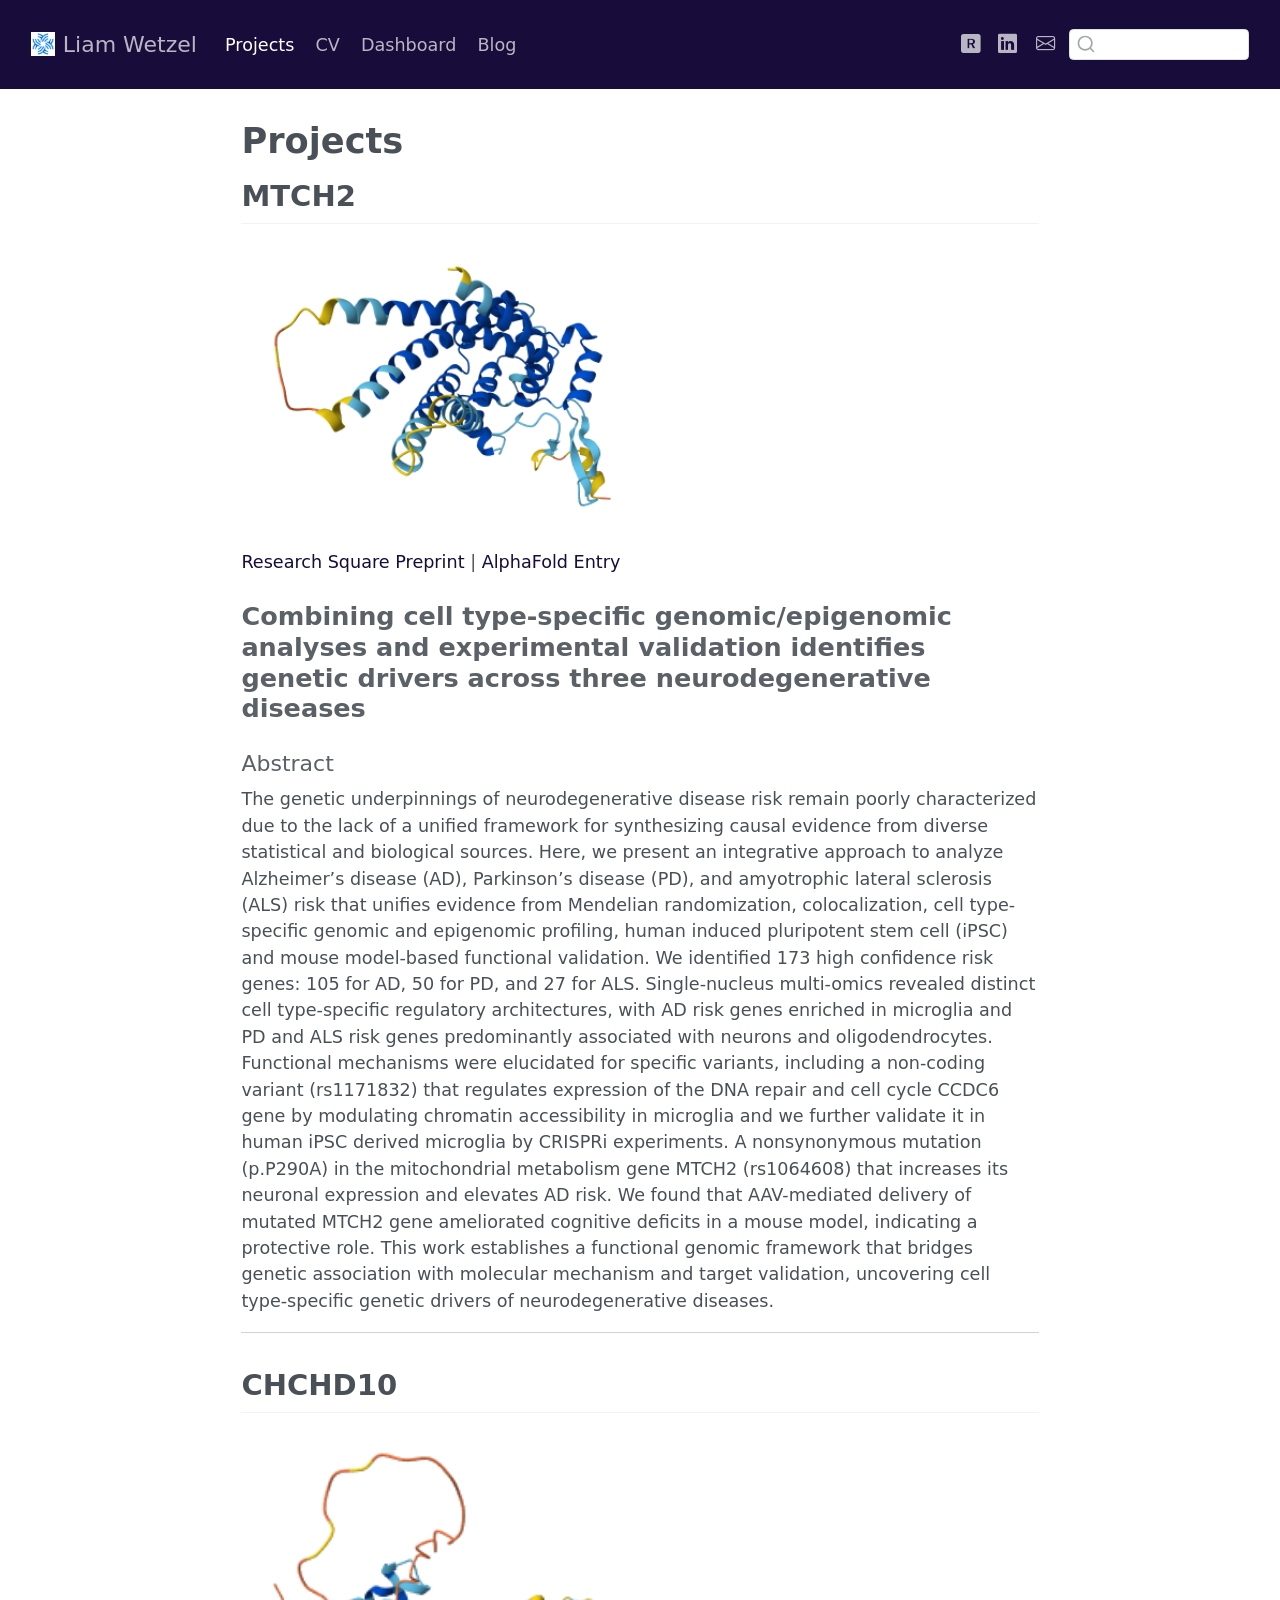
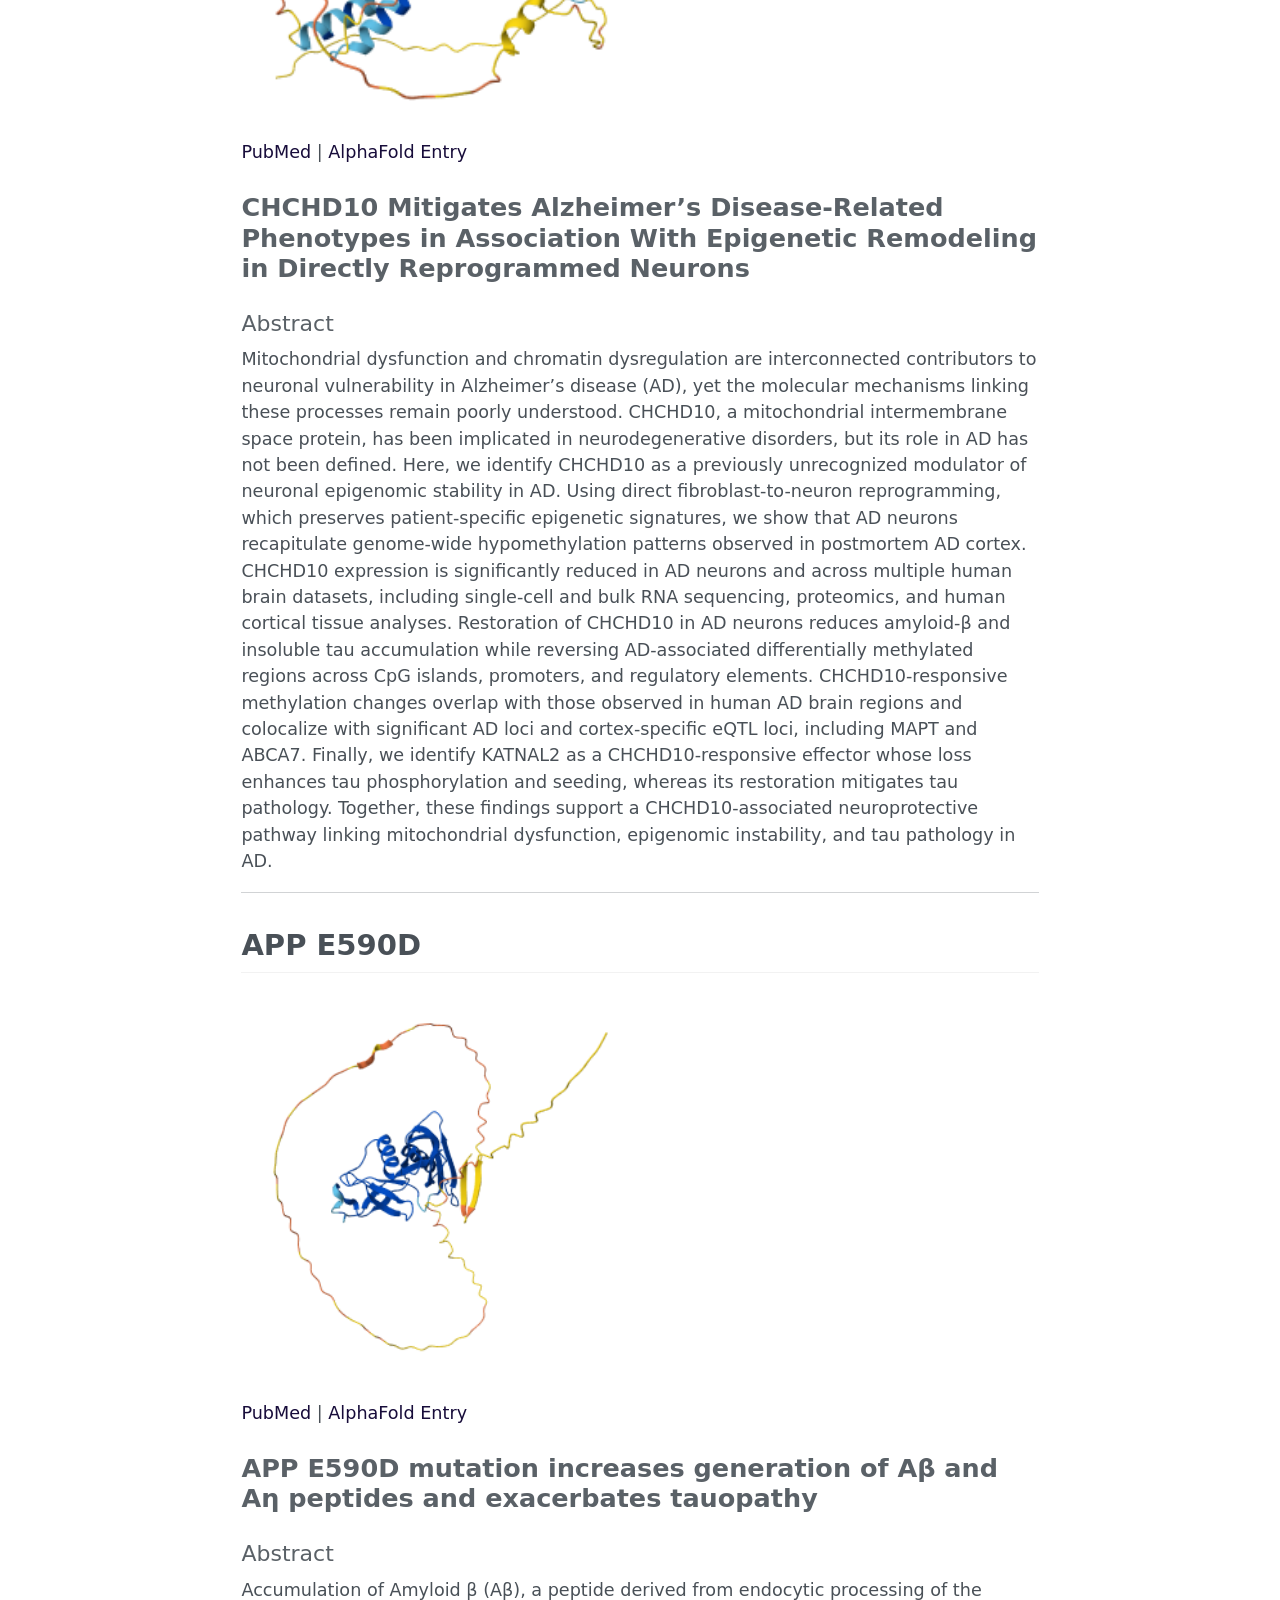
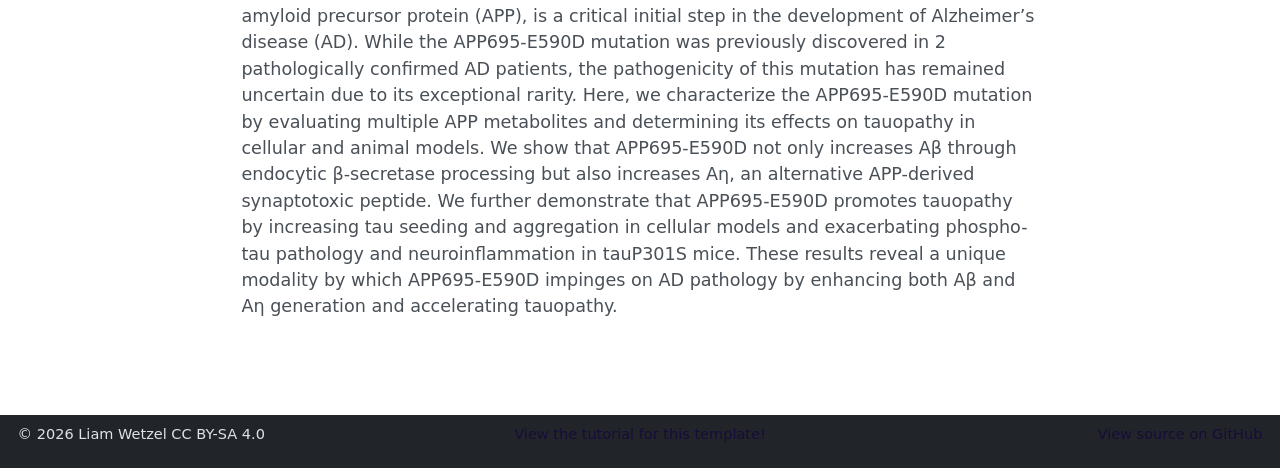
<file: docs/projects/index.html>
<!DOCTYPE html>
<html xmlns="http://www.w3.org/1999/xhtml" lang="en" xml:lang="en"><head>

<meta charset="utf-8">
<meta name="generator" content="quarto-1.10.18">

<meta name="viewport" content="width=device-width, initial-scale=1.0, user-scalable=yes">


<title>Projects – Liam Wetzel</title>
<style>
/* Default styles provided by pandoc.
** See https://pandoc.org/MANUAL.html#variables-for-html for config info.
*/
span.smallcaps{font-variant: small-caps;}
div.columns{display: flex; gap: 1.5em;}
div.column{flex: auto;}
@media screen {
div.columns{gap: min(4vw, 1.5em);}
div.column{overflow-x: auto;}
}
div.hanging-indent{margin-left: 1.5em; text-indent: -1.5em;}
ul.task-list{list-style: none;}
ul.task-list li input[type="checkbox"] {
  width: 0.8em;
  margin: 0 0.8em 0.2em -1em; /* quarto-specific, see https://github.com/quarto-dev/quarto-cli/issues/4556 */ 
  vertical-align: middle;
}
</style>


<script src="../site_libs/quarto-nav/quarto-nav.js"></script>
<script src="../site_libs/clipboard/clipboard.min.js"></script>
<script src="../site_libs/quarto-search/autocomplete.umd.js"></script>
<script src="../site_libs/quarto-search/fuse.min.js"></script>
<script src="../site_libs/quarto-search/quarto-search.js"></script>
<meta name="quarto:offset" content="../">
<link href="../img/Liu Lab (2).png" rel="icon" type="image/png">
<script src="../site_libs/quarto-html/quarto.js" type="module"></script>
<script src="../site_libs/quarto-html/tabsets/tabsets.js" type="module"></script>
<script src="../site_libs/quarto-html/popper.min.js"></script>
<script src="../site_libs/quarto-html/tippy.umd.min.js"></script>
<script src="../site_libs/quarto-html/anchor.min.js"></script>
<link href="../site_libs/quarto-html/tippy.css" rel="stylesheet">
<link href="../site_libs/quarto-html/quarto-syntax-highlighting-64a204ab8560d761af7679ceaba22944.css" rel="stylesheet" id="quarto-text-highlighting-styles">
<script src="../site_libs/bootstrap/bootstrap.min.js"></script>
<link href="../site_libs/bootstrap/bootstrap-icons.css" rel="stylesheet">
<link href="../site_libs/bootstrap/bootstrap-2f3da3d17b5453565cce5adf760519c4.min.css" rel="stylesheet" append-hash="true" id="quarto-bootstrap" data-mode="light">
<script id="quarto-search-options" type="application/json">{
  "location": "navbar",
  "copy-button": false,
  "collapse-after": 3,
  "panel-placement": "end",
  "type": "textbox",
  "limit": 50,
  "keyboard-shortcut": [
    "f",
    "/",
    "s"
  ],
  "language": {
    "search-no-results-text": "No results",
    "search-matching-documents-text": "matching documents",
    "search-copy-link-title": "Copy link to search",
    "search-hide-matches-text": "Hide additional matches",
    "search-more-match-text": "more match in this document",
    "search-more-matches-text": "more matches in this document",
    "search-clear-button-title": "Clear",
    "search-text-placeholder": "",
    "search-detached-cancel-button-title": "Cancel",
    "search-submit-button-title": "Submit",
    "search-label": "Search"
  }
}</script>


</head>

<body class="nav-fixed fullcontent quarto-light">

<div id="quarto-search-results"></div>
  <header id="quarto-header" class="headroom fixed-top">
    <nav class="navbar navbar-expand-lg " data-bs-theme="dark">
      <div class="navbar-container container-fluid">
      <div class="navbar-brand-container mx-auto">
    <a href="../index.html" class="navbar-brand navbar-brand-logo">
    <img src="../img/Liu Lab (2).png" alt="" class="navbar-logo light-content">
    <img src="../img/Liu Lab (2).png" alt="" class="navbar-logo dark-content">
    </a>
    <a class="navbar-brand" href="../index.html">
    <span class="navbar-title">Liam Wetzel</span>
    </a>
  </div>
            <div id="quarto-search" class="" title="Search"></div>
          <button class="navbar-toggler" type="button" data-bs-toggle="collapse" data-bs-target="#navbarCollapse" aria-controls="navbarCollapse" role="menu" aria-expanded="false" aria-label="Toggle navigation" onclick="if (window.quartoToggleHeadroom) { window.quartoToggleHeadroom(); }">
  <span class="navbar-toggler-icon"></span>
</button>
          <div class="collapse navbar-collapse" id="navbarCollapse">
            <ul class="navbar-nav navbar-nav-scroll me-auto">
  <li class="nav-item">
    <a class="nav-link active" href="../projects/index.html" aria-current="page"> 
<span class="menu-text">Projects</span></a>
  </li>  
  <li class="nav-item">
    <a class="nav-link" href="../cv/index.html"> 
<span class="menu-text">CV</span></a>
  </li>  
  <li class="nav-item">
    <a class="nav-link" href="../dashboard.html"> 
<span class="menu-text">Dashboard</span></a>
  </li>  
  <li class="nav-item">
    <a class="nav-link" href="../blog.html"> 
<span class="menu-text">Blog</span></a>
  </li>  
</ul>
            <ul class="navbar-nav navbar-nav-scroll ms-auto">
  <li class="nav-item compact">
    <a class="nav-link" href="https://www.researchgate.net/profile/Liam-Wetzel-2?ev=hdr_xprf"> <i class="bi bi-r-square-fill" role="img">
</i> 
<span class="menu-text"></span></a>
  </li>  
  <li class="nav-item compact">
    <a class="nav-link" href="https://www.linkedin.com/in/liam-wetzel/"> <i class="bi bi-linkedin" role="img">
</i> 
<span class="menu-text"></span></a>
  </li>  
  <li class="nav-item compact">
    <a class="nav-link" href="mailto:lsw59@case.edu"> <i class="bi bi-envelope" role="img" aria-label="email">
</i> 
<span class="menu-text"></span></a>
  </li>  
</ul>
          </div> <!-- /navcollapse -->
            <div class="quarto-navbar-tools">
</div>
      </div> <!-- /container-fluid -->
    </nav>
</header>
<!-- content -->
<div id="quarto-content" class="quarto-container page-columns page-rows-contents page-layout-article page-navbar">
<!-- sidebar -->
<!-- margin-sidebar -->
    
<!-- main -->
<main class="content" id="quarto-document-content">

<header id="title-block-header" class="quarto-title-block default">
<div class="quarto-title">
<h1 class="title">Projects</h1>
</div>



<div class="quarto-title-meta">

    
  
    
  </div>
  


</header>


<section id="mtch2" class="level2">
<h2 class="anchored" data-anchor-id="mtch2">MTCH2</h2>
<p><img src="MTCH2_alphafold.png" style="height: 50%; width: 50%; object-fit: contain" onclick="window.open('https://assets-eu.researchsquare.com/files/rs-8779983/v1_covered_d705db6b-eace-4b06-a463-d4394c05d537.pdf?c=1772550776', 'blank');"></p>
<p><a href="https://assets-eu.researchsquare.com/files/rs-8779983/v1_covered_d705db6b-eace-4b06-a463-d4394c05d537.pdf?c=1772550776" target="_blank">Research Square Preprint</a> | <a href="https://alphafold.ebi.ac.uk/entry/AF-Q9Y6C9-F1" target="_blank">AlphaFold Entry</a><br></p>
<section id="combining-cell-type-specific-genomicepigenomic-analyses-and-experimental-validation-identifies-genetic-drivers-across-three-neurodegenerative-diseases" class="level3">
<h3 class="anchored" data-anchor-id="combining-cell-type-specific-genomicepigenomic-analyses-and-experimental-validation-identifies-genetic-drivers-across-three-neurodegenerative-diseases">Combining cell type-specific genomic/epigenomic analyses and experimental validation identifies genetic drivers across three neurodegenerative diseases</h3>
<section id="abstract" class="level4">
<h4 class="anchored" data-anchor-id="abstract">Abstract</h4>
<p>The genetic underpinnings of neurodegenerative disease risk remain poorly characterized due to the lack of a unified framework for synthesizing causal evidence from diverse statistical and biological sources. Here, we present an integrative approach to analyze Alzheimer’s disease (AD), Parkinson’s disease (PD), and amyotrophic lateral sclerosis (ALS) risk that unifies evidence from Mendelian randomization, colocalization, cell type-specific genomic and epigenomic profiling, human induced pluripotent stem cell (iPSC) and mouse model-based functional validation. We identified 173 high confidence risk genes: 105 for AD, 50 for PD, and 27 for ALS. Single-nucleus multi-omics revealed distinct cell type-specific regulatory architectures, with AD risk genes enriched in microglia and PD and ALS risk genes predominantly associated with neurons and oligodendrocytes. Functional mechanisms were elucidated for specific variants, including a non-coding variant (rs1171832) that regulates expression of the DNA repair and cell cycle CCDC6 gene by modulating chromatin accessibility in microglia and we further validate it in human iPSC derived microglia by CRISPRi experiments. A nonsynonymous mutation (p.P290A) in the mitochondrial metabolism gene MTCH2 (rs1064608) that increases its neuronal expression and elevates AD risk. We found that AAV-mediated delivery of mutated MTCH2 gene ameliorated cognitive deficits in a mouse model, indicating a protective role. This work establishes a functional genomic framework that bridges genetic association with molecular mechanism and target validation, uncovering cell type-specific genetic drivers of neurodegenerative diseases.</p>
<hr>
</section>
</section>
</section>
<section id="chchd10" class="level2">
<h2 class="anchored" data-anchor-id="chchd10">CHCHD10</h2>
<p><img src="CHCHD10_alphafold.png" style="height: 50%; width: 50%; object-fit: contain" onclick="window.open('https://pubmed.ncbi.nlm.nih.gov/42348392/', 'blank');"></p>
<p><a href="https://pubmed.ncbi.nlm.nih.gov/42348392/" target="_blank">PubMed</a> | <a href="https://alphafold.ebi.ac.uk/entry/AF-Q8WYQ3-F1" target="_blank">AlphaFold Entry</a><br></p>
<section id="chchd10-mitigates-alzheimers-disease-related-phenotypes-in-association-with-epigenetic-remodeling-in-directly-reprogrammed-neurons" class="level3">
<h3 class="anchored" data-anchor-id="chchd10-mitigates-alzheimers-disease-related-phenotypes-in-association-with-epigenetic-remodeling-in-directly-reprogrammed-neurons">CHCHD10 Mitigates Alzheimer’s Disease-Related Phenotypes in Association With Epigenetic Remodeling in Directly Reprogrammed Neurons</h3>
<section id="abstract-1" class="level4">
<h4 class="anchored" data-anchor-id="abstract-1">Abstract</h4>
<p>Mitochondrial dysfunction and chromatin dysregulation are interconnected contributors to neuronal vulnerability in Alzheimer’s disease (AD), yet the molecular mechanisms linking these processes remain poorly understood. CHCHD10, a mitochondrial intermembrane space protein, has been implicated in neurodegenerative disorders, but its role in AD has not been defined. Here, we identify CHCHD10 as a previously unrecognized modulator of neuronal epigenomic stability in AD. Using direct fibroblast-to-neuron reprogramming, which preserves patient-specific epigenetic signatures, we show that AD neurons recapitulate genome-wide hypomethylation patterns observed in postmortem AD cortex. CHCHD10 expression is significantly reduced in AD neurons and across multiple human brain datasets, including single-cell and bulk RNA sequencing, proteomics, and human cortical tissue analyses. Restoration of CHCHD10 in AD neurons reduces amyloid-β and insoluble tau accumulation while reversing AD-associated differentially methylated regions across CpG islands, promoters, and regulatory elements. CHCHD10-responsive methylation changes overlap with those observed in human AD brain regions and colocalize with significant AD loci and cortex-specific eQTL loci, including MAPT and ABCA7. Finally, we identify KATNAL2 as a CHCHD10-responsive effector whose loss enhances tau phosphorylation and seeding, whereas its restoration mitigates tau pathology. Together, these findings support a CHCHD10-associated neuroprotective pathway linking mitochondrial dysfunction, epigenomic instability, and tau pathology in AD.</p>
<hr>
</section>
</section>
</section>
<section id="app-e590d" class="level2">
<h2 class="anchored" data-anchor-id="app-e590d">APP E590D</h2>
<p><img src="APP_alphafold.png" style="height: 50%; width: 50%; object-fit: contain" onclick="window.open('https://pubmed.ncbi.nlm.nih.gov/41816611/', 'blank');"></p>
<p><a href="https://pubmed.ncbi.nlm.nih.gov/41816611/" target="_blank">PubMed</a> | <a href="https://alphafold.ebi.ac.uk/entry/AF-P05067-2-F1" target="_blank">AlphaFold Entry</a><br></p>
<section id="app-e590d-mutation-increases-generation-of-aβ-and-aη-peptides-and-exacerbates-tauopathy" class="level3">
<h3 class="anchored" data-anchor-id="app-e590d-mutation-increases-generation-of-aβ-and-aη-peptides-and-exacerbates-tauopathy">APP E590D mutation increases generation of Aβ and Aη peptides and exacerbates tauopathy</h3>
<section id="abstract-2" class="level4">
<h4 class="anchored" data-anchor-id="abstract-2">Abstract</h4>
<p>Accumulation of Amyloid β (Aβ), a peptide derived from endocytic processing of the amyloid precursor protein (APP), is a critical initial step in the development of Alzheimer’s disease (AD). While the APP695-E590D mutation was previously discovered in 2 pathologically confirmed AD patients, the pathogenicity of this mutation has remained uncertain due to its exceptional rarity. Here, we characterize the APP695-E590D mutation by evaluating multiple APP metabolites and determining its effects on tauopathy in cellular and animal models. We show that APP695-E590D not only increases Aβ through endocytic β-secretase processing but also increases Aη, an alternative APP-derived synaptotoxic peptide. We further demonstrate that APP695-E590D promotes tauopathy by increasing tau seeding and aggregation in cellular models and exacerbating phospho-tau pathology and neuroinflammation in tauP301S mice. These results reveal a unique modality by which APP695-E590D impinges on AD pathology by enhancing both Aβ and Aη generation and accelerating tauopathy.</p>


</section>
</section>
</section>

</main> <!-- /main -->
<script id="quarto-html-after-body" type="application/javascript">
  window.document.addEventListener("DOMContentLoaded", function (event) {
    const icon = "";
    const anchorJS = new window.AnchorJS();
    anchorJS.options = {
      placement: 'right',
      icon: icon
    };
    anchorJS.add('.anchored');
    const isCodeAnnotation = (el) => {
      for (const clz of el.classList) {
        if (clz.startsWith('code-annotation-')) {                     
          return true;
        }
      }
      return false;
    }
    const onCopySuccess = function(e) {
      // button target
      const button = e.trigger;
      // don't keep focus
      button.blur();
      // flash "checked"
      button.classList.add('code-copy-button-checked');
      var currentTitle = button.getAttribute("title");
      button.setAttribute("title", "Copied!");
      let tooltip;
      if (window.bootstrap) {
        button.setAttribute("data-bs-toggle", "tooltip");
        button.setAttribute("data-bs-placement", "left");
        button.setAttribute("data-bs-title", "Copied!");
        tooltip = new bootstrap.Tooltip(button, 
          { trigger: "manual", 
            customClass: "code-copy-button-tooltip",
            offset: [0, -8]});
        tooltip.show();    
      }
      setTimeout(function() {
        if (tooltip) {
          tooltip.hide();
          button.removeAttribute("data-bs-title");
          button.removeAttribute("data-bs-toggle");
          button.removeAttribute("data-bs-placement");
        }
        button.setAttribute("title", currentTitle);
        button.classList.remove('code-copy-button-checked');
      }, 1000);
      // clear code selection
      e.clearSelection();
    }
    const getTextToCopy = function(trigger) {
      const outerScaffold = trigger.parentElement.cloneNode(true);
      const codeEl = outerScaffold.querySelector('code');
      for (const childEl of codeEl.children) {
        if (isCodeAnnotation(childEl)) {
          childEl.remove();
        }
      }
      return codeEl.innerText;
    }
    const clipboard = new window.ClipboardJS('.code-copy-button:not([data-in-quarto-modal])', {
      text: getTextToCopy
    });
    clipboard.on('success', onCopySuccess);
    if (window.document.getElementById('quarto-embedded-source-code-modal')) {
      const clipboardModal = new window.ClipboardJS('.code-copy-button[data-in-quarto-modal]', {
        text: getTextToCopy,
        container: window.document.getElementById('quarto-embedded-source-code-modal')
      });
      clipboardModal.on('success', onCopySuccess);
    }
      var localhostRegex = new RegExp(/^(?:http|https):\/\/localhost\:?[0-9]*\//);
      var mailtoRegex = new RegExp(/^mailto:/);
        var filterRegex = new RegExp('/' + window.location.host + '/');
      var isInternal = (href) => {
          return filterRegex.test(href) || localhostRegex.test(href) || mailtoRegex.test(href);
      }
      // Inspect non-navigation links and adorn them if external
     var links = window.document.querySelectorAll('a[href]:not(.nav-link):not(.navbar-brand):not(.toc-action):not(.sidebar-link):not(.sidebar-item-toggle):not(.pagination-link):not(.no-external):not([aria-hidden]):not(.dropdown-item):not(.quarto-navigation-tool):not(.about-link)');
      for (var i=0; i<links.length; i++) {
        const link = links[i];
        if (!isInternal(link.href)) {
          // undo the damage that might have been done by quarto-nav.js in the case of
          // links that we want to consider external
          if (link.dataset.originalHref !== undefined) {
            link.href = link.dataset.originalHref;
          }
        }
      }
    function tippyHover(el, contentFn, onTriggerFn, onUntriggerFn) {
      const config = {
        allowHTML: true,
        maxWidth: 500,
        delay: 100,
        arrow: false,
        appendTo: function(el) {
            return el.parentElement;
        },
        interactive: true,
        interactiveBorder: 10,
        theme: 'quarto',
        placement: 'bottom-start',
      };
      if (contentFn) {
        config.content = contentFn;
      }
      if (onTriggerFn) {
        config.onTrigger = onTriggerFn;
      }
      if (onUntriggerFn) {
        config.onUntrigger = onUntriggerFn;
      }
      window.tippy(el, config); 
    }
    const noterefs = window.document.querySelectorAll('a[role="doc-noteref"]');
    for (var i=0; i<noterefs.length; i++) {
      const ref = noterefs[i];
      tippyHover(ref, function() {
        // use id or data attribute instead here
        let href = ref.getAttribute('data-footnote-href') || ref.getAttribute('href');
        try { href = new URL(href).hash; } catch {}
        const id = href.replace(/^#\/?/, "");
        const note = window.document.getElementById(id);
        if (note) {
          return note.innerHTML;
        } else {
          return "";
        }
      });
    }
    const xrefs = window.document.querySelectorAll('a.quarto-xref');
    const processXRef = (id, note) => {
      // Strip column container classes
      const stripColumnClz = (el) => {
        el.classList.remove("page-full", "page-columns");
        if (el.children) {
          for (const child of el.children) {
            stripColumnClz(child);
          }
        }
      }
      stripColumnClz(note)
      if (id === null || id.startsWith('sec-')) {
        // Special case sections, only their first couple elements
        const container = document.createElement("div");
        if (note.children && note.children.length > 2) {
          container.appendChild(note.children[0].cloneNode(true));
          for (let i = 1; i < note.children.length; i++) {
            const child = note.children[i];
            if (child.tagName === "P" && child.innerText === "") {
              continue;
            } else {
              container.appendChild(child.cloneNode(true));
              break;
            }
          }
          if (window.Quarto?.typesetMath) {
            window.Quarto.typesetMath(container);
          }
          return container.innerHTML
        } else {
          if (window.Quarto?.typesetMath) {
            window.Quarto.typesetMath(note);
          }
          return note.innerHTML;
        }
      } else {
        // Remove any anchor links if they are present
        const anchorLink = note.querySelector('a.anchorjs-link');
        if (anchorLink) {
          anchorLink.remove();
        }
        if (window.Quarto?.typesetMath) {
          window.Quarto.typesetMath(note);
        }
        if (note.classList.contains("callout")) {
          return note.outerHTML;
        } else {
          return note.innerHTML;
        }
      }
    }
    for (var i=0; i<xrefs.length; i++) {
      const xref = xrefs[i];
      tippyHover(xref, undefined, function(instance) {
        instance.disable();
        let url = xref.getAttribute('href');
        let hash = undefined; 
        if (url.startsWith('#')) {
          hash = url;
        } else {
          try { hash = new URL(url).hash; } catch {}
        }
        if (hash) {
          const id = hash.replace(/^#\/?/, "");
          const note = window.document.getElementById(id);
          if (note !== null) {
            try {
              const html = processXRef(id, note.cloneNode(true));
              instance.setContent(html);
            } finally {
              instance.enable();
              instance.show();
            }
          } else {
            // See if we can fetch this
            fetch(url.split('#')[0])
            .then(res => res.text())
            .then(html => {
              const parser = new DOMParser();
              const htmlDoc = parser.parseFromString(html, "text/html");
              const note = htmlDoc.getElementById(id);
              if (note !== null) {
                const html = processXRef(id, note);
                instance.setContent(html);
              } 
            }).finally(() => {
              instance.enable();
              instance.show();
            });
          }
        } else {
          // See if we can fetch a full url (with no hash to target)
          // This is a special case and we should probably do some content thinning / targeting
          fetch(url)
          .then(res => res.text())
          .then(html => {
            const parser = new DOMParser();
            const htmlDoc = parser.parseFromString(html, "text/html");
            const note = htmlDoc.querySelector('main.content');
            if (note !== null) {
              // This should only happen for chapter cross references
              // (since there is no id in the URL)
              // remove the first header
              if (note.children.length > 0 && note.children[0].tagName === "HEADER") {
                note.children[0].remove();
              }
              const html = processXRef(null, note);
              instance.setContent(html);
            } 
          }).finally(() => {
            instance.enable();
            instance.show();
          });
        }
      }, function(instance) {
      });
    }
        let selectedAnnoteEl;
        const selectorForAnnotation = ( cell, annotation) => {
          let cellAttr = 'data-code-cell="' + cell + '"';
          let lineAttr = 'data-code-annotation="' +  annotation + '"';
          const selector = 'span[' + cellAttr + '][' + lineAttr + ']';
          return selector;
        }
        const selectCodeLines = (annoteEl) => {
          const doc = window.document;
          const targetCell = annoteEl.getAttribute("data-target-cell");
          const targetAnnotation = annoteEl.getAttribute("data-target-annotation");
          const annoteSpan = window.document.querySelector(selectorForAnnotation(targetCell, targetAnnotation));
          const lines = annoteSpan.getAttribute("data-code-lines").split(",");
          const lineIds = lines.map((line) => {
            return targetCell + "-" + line;
          })
          let top = null;
          let height = null;
          let parent = null;
          if (lineIds.length > 0) {
              //compute the position of the single el (top and bottom and make a div)
              const el = window.document.getElementById(lineIds[0]);
              top = el.offsetTop;
              height = el.offsetHeight;
              parent = el.parentElement.parentElement;
            if (lineIds.length > 1) {
              const lastEl = window.document.getElementById(lineIds[lineIds.length - 1]);
              const bottom = lastEl.offsetTop + lastEl.offsetHeight;
              height = bottom - top;
            }
            if (top !== null && height !== null && parent !== null) {
              // cook up a div (if necessary) and position it 
              let div = window.document.getElementById("code-annotation-line-highlight");
              if (div === null) {
                div = window.document.createElement("div");
                div.setAttribute("id", "code-annotation-line-highlight");
                div.style.position = 'absolute';
                parent.appendChild(div);
              }
              div.style.top = top - 2 + "px";
              div.style.height = height + 4 + "px";
              div.style.left = 0;
              let gutterDiv = window.document.getElementById("code-annotation-line-highlight-gutter");
              if (gutterDiv === null) {
                gutterDiv = window.document.createElement("div");
                gutterDiv.setAttribute("id", "code-annotation-line-highlight-gutter");
                gutterDiv.style.position = 'absolute';
                const codeCell = window.document.getElementById(targetCell);
                const gutter = codeCell.querySelector('.code-annotation-gutter');
                gutter.appendChild(gutterDiv);
              }
              gutterDiv.style.top = top - 2 + "px";
              gutterDiv.style.height = height + 4 + "px";
            }
            selectedAnnoteEl = annoteEl;
          }
        };
        const unselectCodeLines = () => {
          const elementsIds = ["code-annotation-line-highlight", "code-annotation-line-highlight-gutter"];
          elementsIds.forEach((elId) => {
            const div = window.document.getElementById(elId);
            if (div) {
              div.remove();
            }
          });
          selectedAnnoteEl = undefined;
        };
          // Handle positioning of the toggle
      window.addEventListener(
        "resize",
        throttle(() => {
          elRect = undefined;
          if (selectedAnnoteEl) {
            selectCodeLines(selectedAnnoteEl);
          }
        }, 10)
      );
      function throttle(fn, ms) {
      let throttle = false;
      let timer;
        return (...args) => {
          if(!throttle) { // first call gets through
              fn.apply(this, args);
              throttle = true;
          } else { // all the others get throttled
              if(timer) clearTimeout(timer); // cancel #2
              timer = setTimeout(() => {
                fn.apply(this, args);
                timer = throttle = false;
              }, ms);
          }
        };
      }
        // Attach click handler to the DT
        const annoteDls = window.document.querySelectorAll('dt[data-target-cell]');
        for (const annoteDlNode of annoteDls) {
          annoteDlNode.addEventListener('click', (event) => {
            const clickedEl = event.target;
            if (clickedEl !== selectedAnnoteEl) {
              unselectCodeLines();
              const activeEl = window.document.querySelector('dt[data-target-cell].code-annotation-active');
              if (activeEl) {
                activeEl.classList.remove('code-annotation-active');
              }
              selectCodeLines(clickedEl);
              clickedEl.classList.add('code-annotation-active');
            } else {
              // Unselect the line
              unselectCodeLines();
              clickedEl.classList.remove('code-annotation-active');
            }
          });
        }
    const findCites = (el) => {
      const parentEl = el.parentElement;
      if (parentEl) {
        const cites = parentEl.dataset.cites;
        if (cites) {
          return {
            el,
            cites: cites.split(' ')
          };
        } else {
          return findCites(el.parentElement)
        }
      } else {
        return undefined;
      }
    };
    var bibliorefs = window.document.querySelectorAll('a[role="doc-biblioref"]');
    for (var i=0; i<bibliorefs.length; i++) {
      const ref = bibliorefs[i];
      const citeInfo = findCites(ref);
      if (citeInfo) {
        tippyHover(citeInfo.el, function() {
          var popup = window.document.createElement('div');
          citeInfo.cites.forEach(function(cite) {
            var citeDiv = window.document.createElement('div');
            citeDiv.classList.add('hanging-indent');
            citeDiv.classList.add('csl-entry');
            var biblioDiv = window.document.getElementById('ref-' + cite);
            if (biblioDiv) {
              citeDiv.innerHTML = biblioDiv.innerHTML;
            }
            popup.appendChild(citeDiv);
          });
          return popup.innerHTML;
        });
      }
    }
  });
  </script>
</div> <!-- /content -->
<footer class="footer">
  <div class="nav-footer">
    <div class="nav-footer-left">
<p><span class="faux-block">© 2026 Liam Wetzel CC BY-SA 4.0</span></p>
</div>   
    <div class="nav-footer-center">
<p><span class="faux-block"><a href="https://www.marvinschmitt.com/blog/website-tutorial-quarto/">View the tutorial for this template!</a></span></p>
</div>
    <div class="nav-footer-right">
<p><span class="faux-block"><a href="https://github.com/marvinschmitt/quarto-website-template/">View source on GitHub</a></span></p>
</div>
  </div>
</footer>




</body></html>
</file>
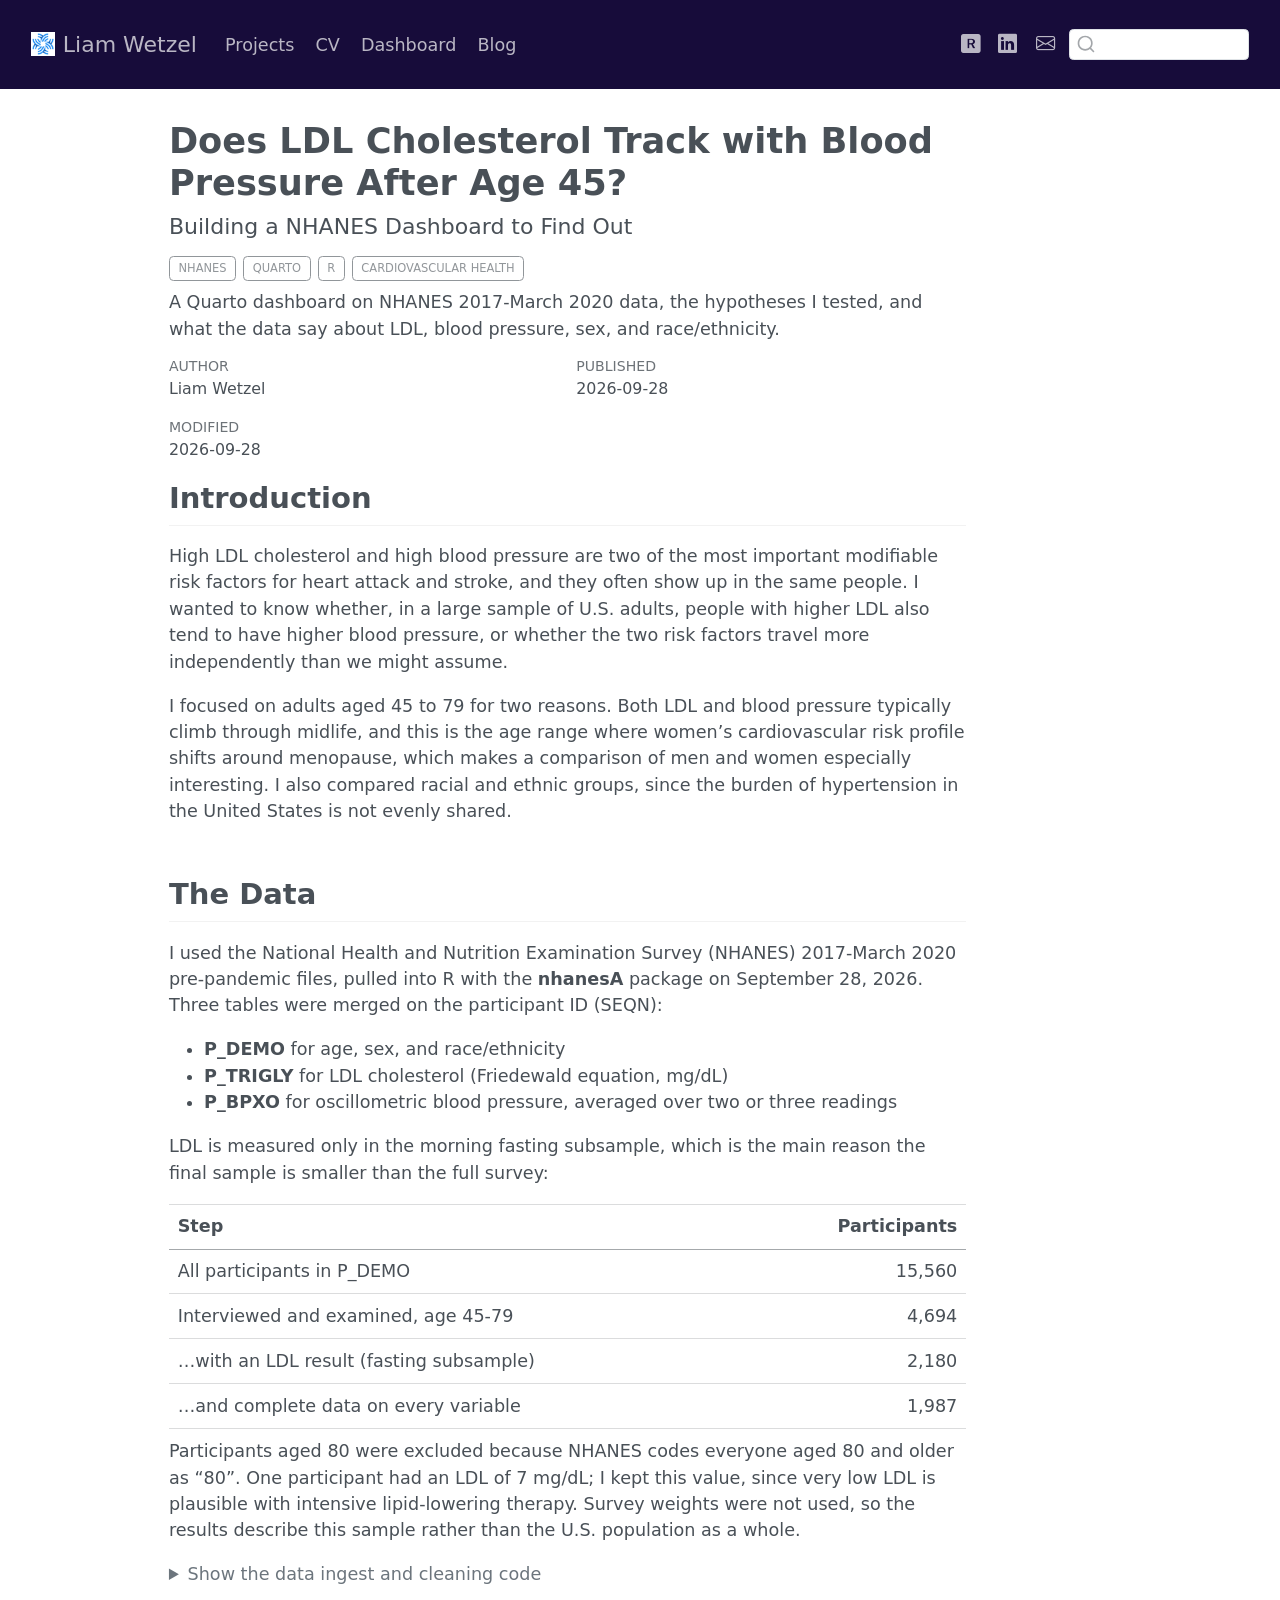
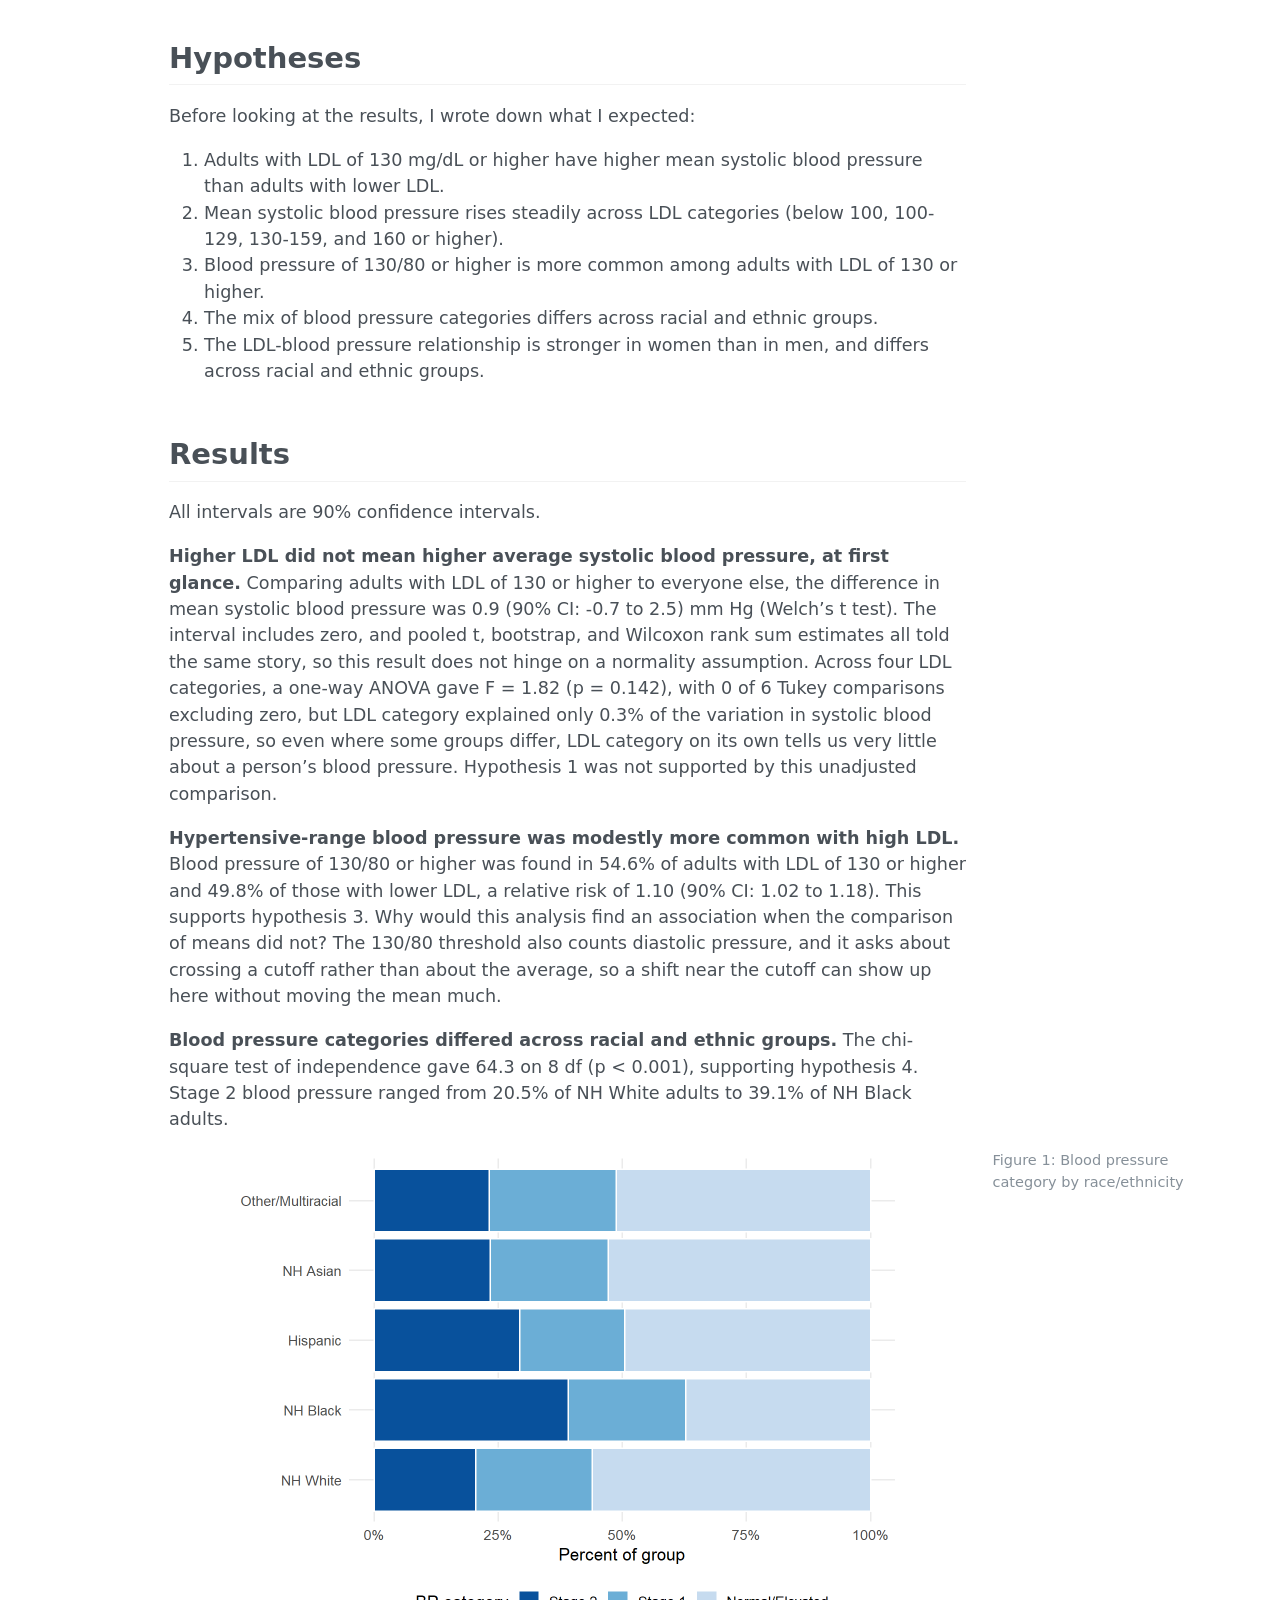
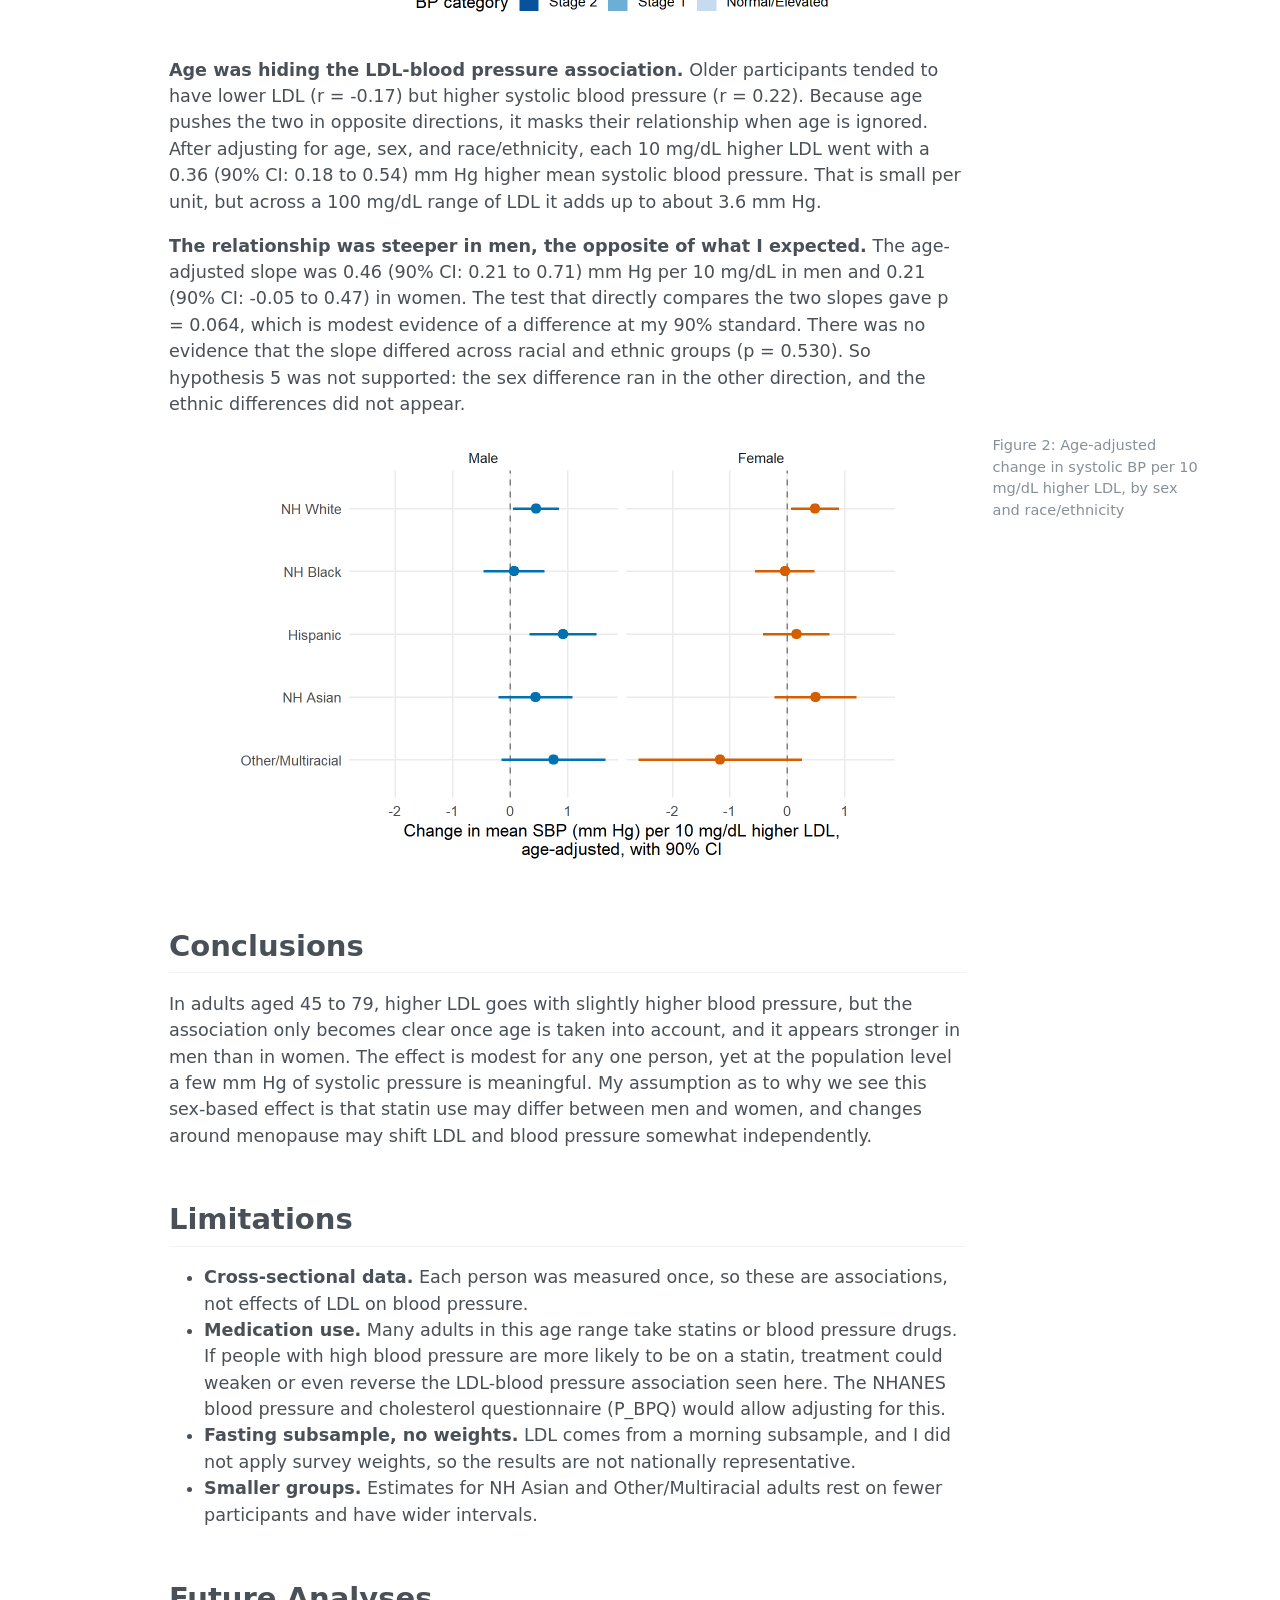
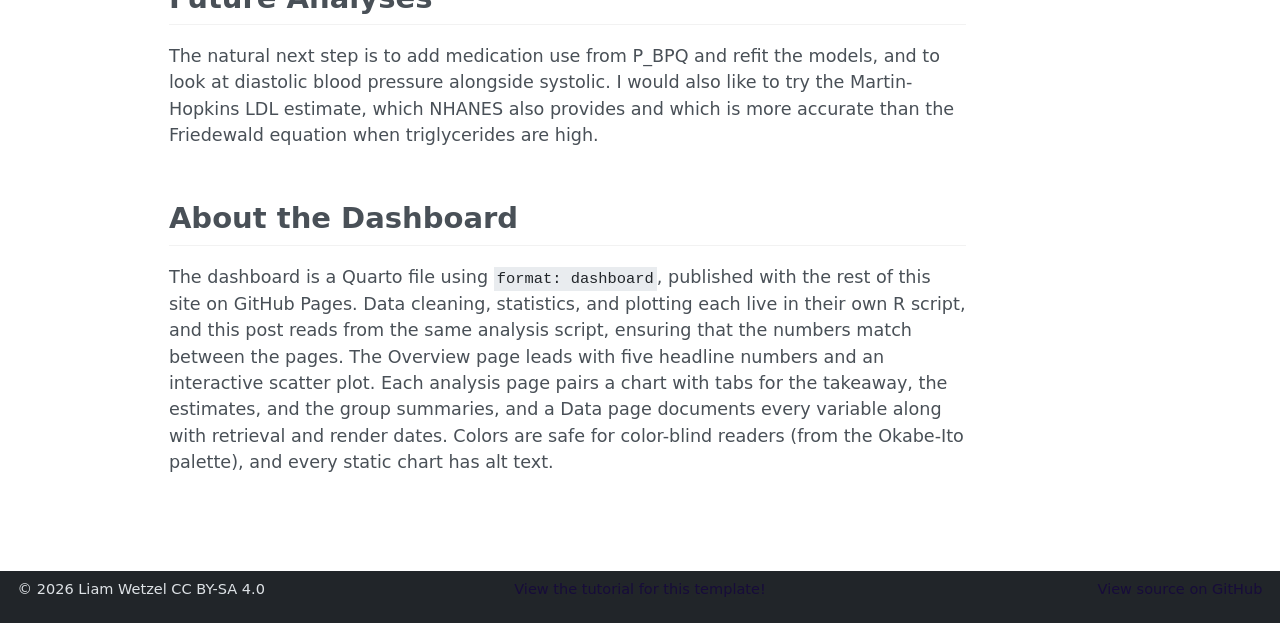
<file: docs/posts/ldl-bp-dashboard/index.html>
<!DOCTYPE html>
<html xmlns="http://www.w3.org/1999/xhtml" lang="en" xml:lang="en"><head>

<meta charset="utf-8">
<meta name="generator" content="quarto-1.10.18">

<meta name="viewport" content="width=device-width, initial-scale=1.0, user-scalable=yes">

<meta name="author" content="Liam Wetzel">
<meta name="dcterms.date" content="2026-09-28">
<meta name="description" content="A Quarto dashboard on NHANES 2017-March 2020 data, the hypotheses I tested, and what the data say about LDL, blood pressure, sex, and race/ethnicity.">

<title>Does LDL Cholesterol Track with Blood Pressure After Age 45? – Liam Wetzel</title>
<style>
/* Default styles provided by pandoc.
** See https://pandoc.org/MANUAL.html#variables-for-html for config info.
*/
span.smallcaps{font-variant: small-caps;}
div.columns{display: flex; gap: 1.5em;}
div.column{flex: auto;}
@media screen {
div.columns{gap: min(4vw, 1.5em);}
div.column{overflow-x: auto;}
}
div.hanging-indent{margin-left: 1.5em; text-indent: -1.5em;}
ul.task-list{list-style: none;}
ul.task-list li input[type="checkbox"] {
  width: 0.8em;
  margin: 0 0.8em 0.2em -1em; /* quarto-specific, see https://github.com/quarto-dev/quarto-cli/issues/4556 */ 
  vertical-align: middle;
}
/* CSS for syntax highlighting */
html { -webkit-text-size-adjust: 100%; }
pre > code.sourceCode { white-space: pre; position: relative; }
pre > code.sourceCode > span { display: inline-block; line-height: 1.25; }
pre > code.sourceCode > span:empty { height: 1.2em; }
.sourceCode { overflow: visible; }
code.sourceCode > span { color: inherit; text-decoration: inherit; }
div.sourceCode { margin: 1em 0; }
pre.sourceCode { margin: 0; }
@media screen {
div.sourceCode { overflow: auto; }
}
@media print {
pre > code.sourceCode { white-space: pre-wrap; }
pre > code.sourceCode > span { text-indent: -5em; padding-left: 5em; }
}
pre.numberSource code
  { counter-reset: source-line 0; }
pre.numberSource code > span
  { position: relative; left: -4em; counter-increment: source-line; }
pre.numberSource code > span > a:first-child::before
  { content: counter(source-line);
    position: relative; left: -1em; text-align: right; vertical-align: baseline;
    border: none; display: inline-block;
    -webkit-touch-callout: none; -webkit-user-select: none;
    -khtml-user-select: none; -moz-user-select: none;
    -ms-user-select: none; user-select: none;
    padding: 0 4px; width: 4em;
  }
pre.numberSource { margin-left: 3em;  padding-left: 4px; }
div.sourceCode
  {   }
@media screen {
pre > code.sourceCode > span > a:first-child::before { text-decoration: underline; }
}
</style>


<script src="../../site_libs/quarto-nav/quarto-nav.js"></script>
<script src="../../site_libs/clipboard/clipboard.min.js"></script>
<script src="../../site_libs/quarto-search/autocomplete.umd.js"></script>
<script src="../../site_libs/quarto-search/fuse.min.js"></script>
<script src="../../site_libs/quarto-search/quarto-search.js"></script>
<meta name="quarto:offset" content="../../">
<link href="../../img/Liu Lab (2).png" rel="icon" type="image/png">
<script src="../../site_libs/quarto-html/quarto.js" type="module"></script>
<script src="../../site_libs/quarto-html/tabsets/tabsets.js" type="module"></script>
<script src="../../site_libs/quarto-html/popper.min.js"></script>
<script src="../../site_libs/quarto-html/tippy.umd.min.js"></script>
<script src="../../site_libs/quarto-html/anchor.min.js"></script>
<link href="../../site_libs/quarto-html/tippy.css" rel="stylesheet">
<link href="../../site_libs/quarto-html/quarto-syntax-highlighting-64a204ab8560d761af7679ceaba22944.css" rel="stylesheet" id="quarto-text-highlighting-styles">
<script src="../../site_libs/bootstrap/bootstrap.min.js"></script>
<link href="../../site_libs/bootstrap/bootstrap-icons.css" rel="stylesheet">
<link href="../../site_libs/bootstrap/bootstrap-2f3da3d17b5453565cce5adf760519c4.min.css" rel="stylesheet" append-hash="true" id="quarto-bootstrap" data-mode="light">
<script id="quarto-search-options" type="application/json">{
  "location": "navbar",
  "copy-button": false,
  "collapse-after": 3,
  "panel-placement": "end",
  "type": "textbox",
  "limit": 50,
  "keyboard-shortcut": [
    "f",
    "/",
    "s"
  ],
  "language": {
    "search-no-results-text": "No results",
    "search-matching-documents-text": "matching documents",
    "search-copy-link-title": "Copy link to search",
    "search-hide-matches-text": "Hide additional matches",
    "search-more-match-text": "more match in this document",
    "search-more-matches-text": "more matches in this document",
    "search-clear-button-title": "Clear",
    "search-text-placeholder": "",
    "search-detached-cancel-button-title": "Cancel",
    "search-submit-button-title": "Submit",
    "search-label": "Search"
  }
}</script>


</head>

<body class="nav-fixed quarto-light">

<div id="quarto-search-results"></div>
  <header id="quarto-header" class="headroom fixed-top">
    <nav class="navbar navbar-expand-lg " data-bs-theme="dark">
      <div class="navbar-container container-fluid">
      <div class="navbar-brand-container mx-auto">
    <a href="../../index.html" class="navbar-brand navbar-brand-logo">
    <img src="../../img/Liu Lab (2).png" alt="" class="navbar-logo light-content">
    <img src="../../img/Liu Lab (2).png" alt="" class="navbar-logo dark-content">
    </a>
    <a class="navbar-brand" href="../../index.html">
    <span class="navbar-title">Liam Wetzel</span>
    </a>
  </div>
            <div id="quarto-search" class="" title="Search"></div>
          <button class="navbar-toggler" type="button" data-bs-toggle="collapse" data-bs-target="#navbarCollapse" aria-controls="navbarCollapse" role="menu" aria-expanded="false" aria-label="Toggle navigation" onclick="if (window.quartoToggleHeadroom) { window.quartoToggleHeadroom(); }">
  <span class="navbar-toggler-icon"></span>
</button>
          <div class="collapse navbar-collapse" id="navbarCollapse">
            <ul class="navbar-nav navbar-nav-scroll me-auto">
  <li class="nav-item">
    <a class="nav-link" href="../../projects/index.html"> 
<span class="menu-text">Projects</span></a>
  </li>  
  <li class="nav-item">
    <a class="nav-link" href="../../cv/index.html"> 
<span class="menu-text">CV</span></a>
  </li>  
  <li class="nav-item">
    <a class="nav-link" href="../../dashboard.html"> 
<span class="menu-text">Dashboard</span></a>
  </li>  
  <li class="nav-item">
    <a class="nav-link" href="../../blog.html"> 
<span class="menu-text">Blog</span></a>
  </li>  
</ul>
            <ul class="navbar-nav navbar-nav-scroll ms-auto">
  <li class="nav-item compact">
    <a class="nav-link" href="https://www.researchgate.net/profile/Liam-Wetzel-2?ev=hdr_xprf"> <i class="bi bi-r-square-fill" role="img">
</i> 
<span class="menu-text"></span></a>
  </li>  
  <li class="nav-item compact">
    <a class="nav-link" href="https://www.linkedin.com/in/liam-wetzel/"> <i class="bi bi-linkedin" role="img">
</i> 
<span class="menu-text"></span></a>
  </li>  
  <li class="nav-item compact">
    <a class="nav-link" href="mailto:lsw59@case.edu"> <i class="bi bi-envelope" role="img" aria-label="email">
</i> 
<span class="menu-text"></span></a>
  </li>  
</ul>
          </div> <!-- /navcollapse -->
            <div class="quarto-navbar-tools">
</div>
      </div> <!-- /container-fluid -->
    </nav>
</header>
<!-- content -->
<div id="quarto-content" class="quarto-container page-columns page-rows-contents page-layout-article page-navbar">
<!-- sidebar -->
<!-- margin-sidebar -->
    <div id="quarto-margin-sidebar" class="sidebar margin-sidebar zindex-bottom">
    </div>
<!-- main -->
<main class="content page-columns page-full" id="quarto-document-content">

<header id="title-block-header" class="quarto-title-block default">
<div class="quarto-title">
<h1 class="title">Does LDL Cholesterol Track with Blood Pressure After Age 45?</h1>
<p class="subtitle lead">Building a NHANES Dashboard to Find Out</p>
  <div class="quarto-categories">
    <div class="quarto-category">NHANES</div>
    <div class="quarto-category">Quarto</div>
    <div class="quarto-category">R</div>
    <div class="quarto-category">cardiovascular health</div>
  </div>
  </div>

<div>
  <div class="description">
    A Quarto dashboard on NHANES 2017-March 2020 data, the hypotheses I tested, and what the data say about LDL, blood pressure, sex, and race/ethnicity.
  </div>
</div>


<div class="quarto-title-meta">

    <div>
    <div class="quarto-title-meta-heading">Author</div>
    <div class="quarto-title-meta-contents">
             <p>Liam Wetzel </p>
          </div>
  </div>
    
    <div>
    <div class="quarto-title-meta-heading">Published</div>
    <div class="quarto-title-meta-contents">
      <p class="date">2026-09-28</p>
    </div>
  </div>
  
    <div>
    <div class="quarto-title-meta-heading">Modified</div>
    <div class="quarto-title-meta-contents">
      <p class="date-modified">2026-09-28</p>
    </div>
  </div>
    
  </div>
  


</header>


<section id="introduction" class="level2">
<h2 class="anchored" data-anchor-id="introduction">Introduction</h2>
<p>High LDL cholesterol and high blood pressure are two of the most important modifiable risk factors for heart attack and stroke, and they often show up in the same people. I wanted to know whether, in a large sample of U.S. adults, people with higher LDL also tend to have higher blood pressure, or whether the two risk factors travel more independently than we might assume.</p>
<p>I focused on adults aged 45 to 79 for two reasons. Both LDL and blood pressure typically climb through midlife, and this is the age range where women’s cardiovascular risk profile shifts around menopause, which makes a comparison of men and women especially interesting. I also compared racial and ethnic groups, since the burden of hypertension in the United States is not evenly shared.</p>
</section>
<section id="the-data" class="level2">
<h2 class="anchored" data-anchor-id="the-data">The Data</h2>
<p>I used the National Health and Nutrition Examination Survey (NHANES) 2017-March 2020 pre-pandemic files, pulled into R with the <strong>nhanesA</strong> package on September 28, 2026. Three tables were merged on the participant ID (SEQN):</p>
<ul>
<li><strong>P_DEMO</strong> for age, sex, and race/ethnicity</li>
<li><strong>P_TRIGLY</strong> for LDL cholesterol (Friedewald equation, mg/dL)</li>
<li><strong>P_BPXO</strong> for oscillometric blood pressure, averaged over two or three readings</li>
</ul>
<p>LDL is measured only in the morning fasting subsample, which is the main reason the final sample is smaller than the full survey:</p>
<table class="caption-top table">
<thead>
<tr class="header">
<th style="text-align: left;">Step</th>
<th style="text-align: right;">Participants</th>
</tr>
</thead>
<tbody>
<tr class="odd">
<td style="text-align: left;">All participants in P_DEMO</td>
<td style="text-align: right;">15,560</td>
</tr>
<tr class="even">
<td style="text-align: left;">Interviewed and examined, age 45-79</td>
<td style="text-align: right;">4,694</td>
</tr>
<tr class="odd">
<td style="text-align: left;">…with an LDL result (fasting subsample)</td>
<td style="text-align: right;">2,180</td>
</tr>
<tr class="even">
<td style="text-align: left;">…and complete data on every variable</td>
<td style="text-align: right;">1,987</td>
</tr>
</tbody>
</table>
<p>Participants aged 80 were excluded because NHANES codes everyone aged 80 and older as “80”. One participant had an LDL of 7 mg/dL; I kept this value, since very low LDL is plausible with intensive lipid-lowering therapy. Survey weights were not used, so the results describe this sample rather than the U.S. population as a whole.</p>
<div class="cell">
<details class="code-fold">
<summary>Show the data ingest and cleaning code</summary>
<div class="code-copy-outer-scaffold"><div class="sourceCode cell-code" id="cb1"><pre class="sourceCode r code-with-copy"><code class="sourceCode r"><span id="cb1-1"><a href="#cb1-1" aria-hidden="true" tabindex="-1"></a><span class="co"># =============================================================================</span></span>
<span id="cb1-2"><a href="#cb1-2" aria-hidden="true" tabindex="-1"></a><span class="co"># prep_nhanes.R</span></span>
<span id="cb1-3"><a href="#cb1-3" aria-hidden="true" tabindex="-1"></a><span class="co"># Ingest, merge, and clean NHANES 2017-March 2020 pre-pandemic data</span></span>
<span id="cb1-4"><a href="#cb1-4" aria-hidden="true" tabindex="-1"></a><span class="co">#   P_DEMO   Demographics</span></span>
<span id="cb1-5"><a href="#cb1-5" aria-hidden="true" tabindex="-1"></a><span class="co">#   P_TRIGLY LDL cholesterol (lab; fasting subsample only)</span></span>
<span id="cb1-6"><a href="#cb1-6" aria-hidden="true" tabindex="-1"></a><span class="co">#   P_BPXO   Oscillometric blood pressure (exam)</span></span>
<span id="cb1-7"><a href="#cb1-7" aria-hidden="true" tabindex="-1"></a><span class="co"># =============================================================================</span></span>
<span id="cb1-8"><a href="#cb1-8" aria-hidden="true" tabindex="-1"></a></span>
<span id="cb1-9"><a href="#cb1-9" aria-hidden="true" tabindex="-1"></a><span class="fu">library</span>(here)</span>
<span id="cb1-10"><a href="#cb1-10" aria-hidden="true" tabindex="-1"></a><span class="fu">library</span>(nhanesA)</span>
<span id="cb1-11"><a href="#cb1-11" aria-hidden="true" tabindex="-1"></a><span class="fu">library</span>(janitor)</span>
<span id="cb1-12"><a href="#cb1-12" aria-hidden="true" tabindex="-1"></a><span class="fu">library</span>(tidyverse)   <span class="co"># tidyverse loaded last, per course convention</span></span>
<span id="cb1-13"><a href="#cb1-13" aria-hidden="true" tabindex="-1"></a></span>
<span id="cb1-14"><a href="#cb1-14" aria-hidden="true" tabindex="-1"></a>raw_dir <span class="ot">&lt;-</span> <span class="fu">here</span>(<span class="st">"data"</span>, <span class="st">"raw"</span>)</span>
<span id="cb1-15"><a href="#cb1-15" aria-hidden="true" tabindex="-1"></a><span class="fu">dir.create</span>(raw_dir, <span class="at">recursive =</span> <span class="cn">TRUE</span>, <span class="at">showWarnings =</span> <span class="cn">FALSE</span>)</span>
<span id="cb1-16"><a href="#cb1-16" aria-hidden="true" tabindex="-1"></a></span>
<span id="cb1-17"><a href="#cb1-17" aria-hidden="true" tabindex="-1"></a>get_nhanes <span class="ot">&lt;-</span> <span class="cf">function</span>(table) {</span>
<span id="cb1-18"><a href="#cb1-18" aria-hidden="true" tabindex="-1"></a>  path <span class="ot">&lt;-</span> <span class="fu">file.path</span>(raw_dir, <span class="fu">paste0</span>(table, <span class="st">".rds"</span>))</span>
<span id="cb1-19"><a href="#cb1-19" aria-hidden="true" tabindex="-1"></a>  <span class="cf">if</span> (<span class="sc">!</span><span class="fu">file.exists</span>(path)) {</span>
<span id="cb1-20"><a href="#cb1-20" aria-hidden="true" tabindex="-1"></a>    <span class="fu">nhanes</span>(table, <span class="at">translated =</span> <span class="cn">FALSE</span>) <span class="sc">|&gt;</span></span>
<span id="cb1-21"><a href="#cb1-21" aria-hidden="true" tabindex="-1"></a>      <span class="fu">as_tibble</span>() <span class="sc">|&gt;</span></span>
<span id="cb1-22"><a href="#cb1-22" aria-hidden="true" tabindex="-1"></a>      <span class="fu">saveRDS</span>(path)</span>
<span id="cb1-23"><a href="#cb1-23" aria-hidden="true" tabindex="-1"></a>  }</span>
<span id="cb1-24"><a href="#cb1-24" aria-hidden="true" tabindex="-1"></a>  <span class="fu">readRDS</span>(path)</span>
<span id="cb1-25"><a href="#cb1-25" aria-hidden="true" tabindex="-1"></a>}</span>
<span id="cb1-26"><a href="#cb1-26" aria-hidden="true" tabindex="-1"></a></span>
<span id="cb1-27"><a href="#cb1-27" aria-hidden="true" tabindex="-1"></a>demo_raw <span class="ot">&lt;-</span> <span class="fu">get_nhanes</span>(<span class="st">"P_DEMO"</span>)</span>
<span id="cb1-28"><a href="#cb1-28" aria-hidden="true" tabindex="-1"></a>trig_raw <span class="ot">&lt;-</span> <span class="fu">get_nhanes</span>(<span class="st">"P_TRIGLY"</span>)</span>
<span id="cb1-29"><a href="#cb1-29" aria-hidden="true" tabindex="-1"></a>bpxo_raw <span class="ot">&lt;-</span> <span class="fu">get_nhanes</span>(<span class="st">"P_BPXO"</span>)</span>
<span id="cb1-30"><a href="#cb1-30" aria-hidden="true" tabindex="-1"></a></span>
<span id="cb1-31"><a href="#cb1-31" aria-hidden="true" tabindex="-1"></a><span class="fu">dim</span>(demo_raw); <span class="fu">dim</span>(trig_raw); <span class="fu">dim</span>(bpxo_raw)</span>
<span id="cb1-32"><a href="#cb1-32" aria-hidden="true" tabindex="-1"></a><span class="fu">names</span>(trig_raw)</span>
<span id="cb1-33"><a href="#cb1-33" aria-hidden="true" tabindex="-1"></a><span class="fu">names</span>(bpxo_raw)</span>
<span id="cb1-34"><a href="#cb1-34" aria-hidden="true" tabindex="-1"></a></span>
<span id="cb1-35"><a href="#cb1-35" aria-hidden="true" tabindex="-1"></a>demo <span class="ot">&lt;-</span> demo_raw <span class="sc">|&gt;</span></span>
<span id="cb1-36"><a href="#cb1-36" aria-hidden="true" tabindex="-1"></a>  <span class="fu">select</span>(SEQN, RIDSTATR, RIAGENDR, RIDAGEYR, RIDRETH3)</span>
<span id="cb1-37"><a href="#cb1-37" aria-hidden="true" tabindex="-1"></a></span>
<span id="cb1-38"><a href="#cb1-38" aria-hidden="true" tabindex="-1"></a>trig <span class="ot">&lt;-</span> trig_raw <span class="sc">|&gt;</span></span>
<span id="cb1-39"><a href="#cb1-39" aria-hidden="true" tabindex="-1"></a>  <span class="fu">select</span>(SEQN, LBDLDL)                      <span class="co"># LDL-C, Friedewald, mg/dL</span></span>
<span id="cb1-40"><a href="#cb1-40" aria-hidden="true" tabindex="-1"></a></span>
<span id="cb1-41"><a href="#cb1-41" aria-hidden="true" tabindex="-1"></a>bpxo <span class="ot">&lt;-</span> bpxo_raw <span class="sc">|&gt;</span></span>
<span id="cb1-42"><a href="#cb1-42" aria-hidden="true" tabindex="-1"></a>  <span class="fu">select</span>(SEQN,</span>
<span id="cb1-43"><a href="#cb1-43" aria-hidden="true" tabindex="-1"></a>         BPXOSY1, BPXOSY2, BPXOSY3,         <span class="co"># systolic readings 1-3</span></span>
<span id="cb1-44"><a href="#cb1-44" aria-hidden="true" tabindex="-1"></a>         BPXODI1, BPXODI2, BPXODI3)         <span class="co"># diastolic readings 1-3</span></span>
<span id="cb1-45"><a href="#cb1-45" aria-hidden="true" tabindex="-1"></a></span>
<span id="cb1-46"><a href="#cb1-46" aria-hidden="true" tabindex="-1"></a>merged <span class="ot">&lt;-</span> demo <span class="sc">|&gt;</span></span>
<span id="cb1-47"><a href="#cb1-47" aria-hidden="true" tabindex="-1"></a>  <span class="fu">left_join</span>(trig, <span class="at">by =</span> <span class="st">"SEQN"</span>) <span class="sc">|&gt;</span></span>
<span id="cb1-48"><a href="#cb1-48" aria-hidden="true" tabindex="-1"></a>  <span class="fu">left_join</span>(bpxo, <span class="at">by =</span> <span class="st">"SEQN"</span>) <span class="sc">|&gt;</span></span>
<span id="cb1-49"><a href="#cb1-49" aria-hidden="true" tabindex="-1"></a>  <span class="fu">clean_names</span>()</span>
<span id="cb1-50"><a href="#cb1-50" aria-hidden="true" tabindex="-1"></a></span>
<span id="cb1-51"><a href="#cb1-51" aria-hidden="true" tabindex="-1"></a><span class="fu">nrow</span>(merged) <span class="sc">==</span> <span class="fu">nrow</span>(demo_raw)       <span class="co"># should be TRUE</span></span>
<span id="cb1-52"><a href="#cb1-52" aria-hidden="true" tabindex="-1"></a><span class="fu">n_distinct</span>(merged<span class="sc">$</span>seqn) <span class="sc">==</span> <span class="fu">nrow</span>(merged)  <span class="co"># TRUE = no duplicate people</span></span>
<span id="cb1-53"><a href="#cb1-53" aria-hidden="true" tabindex="-1"></a></span>
<span id="cb1-54"><a href="#cb1-54" aria-hidden="true" tabindex="-1"></a>sbp_vars <span class="ot">&lt;-</span> <span class="fu">c</span>(<span class="st">"bpxosy1"</span>, <span class="st">"bpxosy2"</span>, <span class="st">"bpxosy3"</span>)</span>
<span id="cb1-55"><a href="#cb1-55" aria-hidden="true" tabindex="-1"></a>dbp_vars <span class="ot">&lt;-</span> <span class="fu">c</span>(<span class="st">"bpxodi1"</span>, <span class="st">"bpxodi2"</span>, <span class="st">"bpxodi3"</span>)</span>
<span id="cb1-56"><a href="#cb1-56" aria-hidden="true" tabindex="-1"></a></span>
<span id="cb1-57"><a href="#cb1-57" aria-hidden="true" tabindex="-1"></a>eligible <span class="ot">&lt;-</span> merged <span class="sc">|&gt;</span></span>
<span id="cb1-58"><a href="#cb1-58" aria-hidden="true" tabindex="-1"></a>  <span class="fu">filter</span>(ridstatr <span class="sc">==</span> <span class="dv">2</span>, <span class="fu">between</span>(ridageyr, <span class="dv">45</span>, <span class="dv">79</span>)) <span class="sc">|&gt;</span></span>
<span id="cb1-59"><a href="#cb1-59" aria-hidden="true" tabindex="-1"></a>  <span class="fu">mutate</span>(</span>
<span id="cb1-60"><a href="#cb1-60" aria-hidden="true" tabindex="-1"></a>    <span class="at">n_bp =</span> <span class="fu">rowSums</span>(<span class="sc">!</span><span class="fu">is.na</span>(<span class="fu">pick</span>(<span class="fu">all_of</span>(sbp_vars)))),</span>
<span id="cb1-61"><a href="#cb1-61" aria-hidden="true" tabindex="-1"></a>    <span class="at">sbp  =</span> <span class="fu">if_else</span>(n_bp <span class="sc">&gt;=</span> <span class="dv">2</span>,</span>
<span id="cb1-62"><a href="#cb1-62" aria-hidden="true" tabindex="-1"></a>                   <span class="fu">rowMeans</span>(<span class="fu">pick</span>(<span class="fu">all_of</span>(sbp_vars)), <span class="at">na.rm =</span> <span class="cn">TRUE</span>), <span class="cn">NA_real_</span>),</span>
<span id="cb1-63"><a href="#cb1-63" aria-hidden="true" tabindex="-1"></a>    <span class="at">dbp  =</span> <span class="fu">if_else</span>(n_bp <span class="sc">&gt;=</span> <span class="dv">2</span>,</span>
<span id="cb1-64"><a href="#cb1-64" aria-hidden="true" tabindex="-1"></a>                   <span class="fu">rowMeans</span>(<span class="fu">pick</span>(<span class="fu">all_of</span>(dbp_vars)), <span class="at">na.rm =</span> <span class="cn">TRUE</span>), <span class="cn">NA_real_</span>),</span>
<span id="cb1-65"><a href="#cb1-65" aria-hidden="true" tabindex="-1"></a>    <span class="at">sbp  =</span> <span class="fu">round</span>(sbp, <span class="dv">1</span>),</span>
<span id="cb1-66"><a href="#cb1-66" aria-hidden="true" tabindex="-1"></a>    <span class="at">dbp  =</span> <span class="fu">round</span>(dbp, <span class="dv">1</span>),</span>
<span id="cb1-67"><a href="#cb1-67" aria-hidden="true" tabindex="-1"></a>    </span>
<span id="cb1-68"><a href="#cb1-68" aria-hidden="true" tabindex="-1"></a>    <span class="at">age  =</span> ridageyr,</span>
<span id="cb1-69"><a href="#cb1-69" aria-hidden="true" tabindex="-1"></a>    <span class="at">ldl  =</span> lbdldl,</span>
<span id="cb1-70"><a href="#cb1-70" aria-hidden="true" tabindex="-1"></a>    </span>
<span id="cb1-71"><a href="#cb1-71" aria-hidden="true" tabindex="-1"></a>    <span class="at">sex =</span> <span class="fu">factor</span>(riagendr, <span class="at">levels =</span> <span class="fu">c</span>(<span class="dv">1</span>, <span class="dv">2</span>), <span class="at">labels =</span> <span class="fu">c</span>(<span class="st">"Male"</span>, <span class="st">"Female"</span>)),</span>
<span id="cb1-72"><a href="#cb1-72" aria-hidden="true" tabindex="-1"></a>    </span>
<span id="cb1-73"><a href="#cb1-73" aria-hidden="true" tabindex="-1"></a>    <span class="at">race_eth =</span> <span class="fu">case_when</span>(</span>
<span id="cb1-74"><a href="#cb1-74" aria-hidden="true" tabindex="-1"></a>      ridreth3 <span class="sc">%in%</span> <span class="fu">c</span>(<span class="dv">1</span>, <span class="dv">2</span>) <span class="sc">~</span> <span class="st">"Hispanic"</span>,</span>
<span id="cb1-75"><a href="#cb1-75" aria-hidden="true" tabindex="-1"></a>      ridreth3 <span class="sc">==</span> <span class="dv">3</span>         <span class="sc">~</span> <span class="st">"NH White"</span>,</span>
<span id="cb1-76"><a href="#cb1-76" aria-hidden="true" tabindex="-1"></a>      ridreth3 <span class="sc">==</span> <span class="dv">4</span>         <span class="sc">~</span> <span class="st">"NH Black"</span>,</span>
<span id="cb1-77"><a href="#cb1-77" aria-hidden="true" tabindex="-1"></a>      ridreth3 <span class="sc">==</span> <span class="dv">6</span>         <span class="sc">~</span> <span class="st">"NH Asian"</span>,</span>
<span id="cb1-78"><a href="#cb1-78" aria-hidden="true" tabindex="-1"></a>      ridreth3 <span class="sc">==</span> <span class="dv">7</span>         <span class="sc">~</span> <span class="st">"Other/Multiracial"</span></span>
<span id="cb1-79"><a href="#cb1-79" aria-hidden="true" tabindex="-1"></a>    ),</span>
<span id="cb1-80"><a href="#cb1-80" aria-hidden="true" tabindex="-1"></a>    <span class="at">race_eth =</span> <span class="fu">factor</span>(race_eth, <span class="at">levels =</span> <span class="fu">c</span>(<span class="st">"NH White"</span>, <span class="st">"NH Black"</span>, <span class="st">"Hispanic"</span>,</span>
<span id="cb1-81"><a href="#cb1-81" aria-hidden="true" tabindex="-1"></a>                                           <span class="st">"NH Asian"</span>, <span class="st">"Other/Multiracial"</span>))</span>
<span id="cb1-82"><a href="#cb1-82" aria-hidden="true" tabindex="-1"></a>  )</span>
<span id="cb1-83"><a href="#cb1-83" aria-hidden="true" tabindex="-1"></a></span>
<span id="cb1-84"><a href="#cb1-84" aria-hidden="true" tabindex="-1"></a><span class="fu">count</span>(eligible, sex)</span>
<span id="cb1-85"><a href="#cb1-85" aria-hidden="true" tabindex="-1"></a><span class="fu">count</span>(eligible, race_eth)</span>
<span id="cb1-86"><a href="#cb1-86" aria-hidden="true" tabindex="-1"></a><span class="fu">summary</span>(eligible<span class="sc">$</span>sbp)</span>
<span id="cb1-87"><a href="#cb1-87" aria-hidden="true" tabindex="-1"></a></span>
<span id="cb1-88"><a href="#cb1-88" aria-hidden="true" tabindex="-1"></a>nh <span class="ot">&lt;-</span> eligible <span class="sc">|&gt;</span></span>
<span id="cb1-89"><a href="#cb1-89" aria-hidden="true" tabindex="-1"></a>  <span class="fu">filter</span>(<span class="sc">!</span><span class="fu">is.na</span>(ldl), <span class="sc">!</span><span class="fu">is.na</span>(sbp), <span class="sc">!</span><span class="fu">is.na</span>(dbp),</span>
<span id="cb1-90"><a href="#cb1-90" aria-hidden="true" tabindex="-1"></a>         <span class="sc">!</span><span class="fu">is.na</span>(sex), <span class="sc">!</span><span class="fu">is.na</span>(race_eth), <span class="sc">!</span><span class="fu">is.na</span>(age)) <span class="sc">|&gt;</span></span>
<span id="cb1-91"><a href="#cb1-91" aria-hidden="true" tabindex="-1"></a>  <span class="fu">mutate</span>(</span>
<span id="cb1-92"><a href="#cb1-92" aria-hidden="true" tabindex="-1"></a>    <span class="at">ldl_high =</span> <span class="fu">factor</span>(<span class="fu">if_else</span>(ldl <span class="sc">&gt;=</span> <span class="dv">130</span>, <span class="st">"Yes"</span>, <span class="st">"No"</span>), <span class="at">levels =</span> <span class="fu">c</span>(<span class="st">"Yes"</span>, <span class="st">"No"</span>)),</span>
<span id="cb1-93"><a href="#cb1-93" aria-hidden="true" tabindex="-1"></a>    </span>
<span id="cb1-94"><a href="#cb1-94" aria-hidden="true" tabindex="-1"></a>    <span class="at">ldl_cat =</span> <span class="fu">cut</span>(ldl,</span>
<span id="cb1-95"><a href="#cb1-95" aria-hidden="true" tabindex="-1"></a>                  <span class="at">breaks =</span> <span class="fu">c</span>(<span class="sc">-</span><span class="cn">Inf</span>, <span class="dv">100</span>, <span class="dv">130</span>, <span class="dv">160</span>, <span class="cn">Inf</span>), <span class="at">right =</span> <span class="cn">FALSE</span>,</span>
<span id="cb1-96"><a href="#cb1-96" aria-hidden="true" tabindex="-1"></a>                  <span class="at">labels =</span> <span class="fu">c</span>(<span class="st">"&lt;100"</span>, <span class="st">"100-129"</span>, <span class="st">"130-159"</span>, <span class="st">"160+"</span>)),</span>
<span id="cb1-97"><a href="#cb1-97" aria-hidden="true" tabindex="-1"></a>    </span>
<span id="cb1-98"><a href="#cb1-98" aria-hidden="true" tabindex="-1"></a>    <span class="at">bp_cat =</span> <span class="fu">case_when</span>(</span>
<span id="cb1-99"><a href="#cb1-99" aria-hidden="true" tabindex="-1"></a>      sbp <span class="sc">&gt;=</span> <span class="dv">140</span> <span class="sc">|</span> dbp <span class="sc">&gt;=</span> <span class="dv">90</span> <span class="sc">~</span> <span class="st">"Stage 2"</span>,</span>
<span id="cb1-100"><a href="#cb1-100" aria-hidden="true" tabindex="-1"></a>      sbp <span class="sc">&gt;=</span> <span class="dv">130</span> <span class="sc">|</span> dbp <span class="sc">&gt;=</span> <span class="dv">80</span> <span class="sc">~</span> <span class="st">"Stage 1"</span>,</span>
<span id="cb1-101"><a href="#cb1-101" aria-hidden="true" tabindex="-1"></a>      <span class="cn">TRUE</span>                   <span class="sc">~</span> <span class="st">"Normal/Elevated"</span></span>
<span id="cb1-102"><a href="#cb1-102" aria-hidden="true" tabindex="-1"></a>    ),</span>
<span id="cb1-103"><a href="#cb1-103" aria-hidden="true" tabindex="-1"></a>    <span class="at">bp_cat =</span> <span class="fu">factor</span>(bp_cat, <span class="at">levels =</span> <span class="fu">c</span>(<span class="st">"Normal/Elevated"</span>, <span class="st">"Stage 1"</span>, <span class="st">"Stage 2"</span>)),</span>
<span id="cb1-104"><a href="#cb1-104" aria-hidden="true" tabindex="-1"></a>    </span>
<span id="cb1-105"><a href="#cb1-105" aria-hidden="true" tabindex="-1"></a>    <span class="at">htn_range =</span> <span class="fu">factor</span>(<span class="fu">if_else</span>(bp_cat <span class="sc">==</span> <span class="st">"Normal/Elevated"</span>, <span class="st">"No"</span>, <span class="st">"Yes"</span>),</span>
<span id="cb1-106"><a href="#cb1-106" aria-hidden="true" tabindex="-1"></a>                       <span class="at">levels =</span> <span class="fu">c</span>(<span class="st">"Yes"</span>, <span class="st">"No"</span>)),</span>
<span id="cb1-107"><a href="#cb1-107" aria-hidden="true" tabindex="-1"></a>    </span>
<span id="cb1-108"><a href="#cb1-108" aria-hidden="true" tabindex="-1"></a>    <span class="at">ldl10 =</span> ldl <span class="sc">/</span> <span class="dv">10</span></span>
<span id="cb1-109"><a href="#cb1-109" aria-hidden="true" tabindex="-1"></a>  ) <span class="sc">|&gt;</span></span>
<span id="cb1-110"><a href="#cb1-110" aria-hidden="true" tabindex="-1"></a>  <span class="fu">select</span>(seqn, age, sex, race_eth, ldl, ldl10, ldl_high, ldl_cat,</span>
<span id="cb1-111"><a href="#cb1-111" aria-hidden="true" tabindex="-1"></a>         sbp, dbp, bp_cat, htn_range)</span>
<span id="cb1-112"><a href="#cb1-112" aria-hidden="true" tabindex="-1"></a></span>
<span id="cb1-113"><a href="#cb1-113" aria-hidden="true" tabindex="-1"></a><span class="fu">nrow</span>(nh)                        <span class="co"># must be between 500 and 7,500</span></span>
<span id="cb1-114"><a href="#cb1-114" aria-hidden="true" tabindex="-1"></a><span class="fu">count</span>(nh, ldl_high, htn_range)  <span class="co"># every cell &gt;= 30 (Analysis D)</span></span>
<span id="cb1-115"><a href="#cb1-115" aria-hidden="true" tabindex="-1"></a><span class="fu">count</span>(nh, ldl_cat)              <span class="co"># every group &gt;= 30 (Analysis C)</span></span>
<span id="cb1-116"><a href="#cb1-116" aria-hidden="true" tabindex="-1"></a><span class="fu">table</span>(nh<span class="sc">$</span>race_eth, nh<span class="sc">$</span>bp_cat)   <span class="co"># every cell &gt;= 15 (Analysis E)</span></span>
<span id="cb1-117"><a href="#cb1-117" aria-hidden="true" tabindex="-1"></a></span>
<span id="cb1-118"><a href="#cb1-118" aria-hidden="true" tabindex="-1"></a><span class="fu">stopifnot</span>(</span>
<span id="cb1-119"><a href="#cb1-119" aria-hidden="true" tabindex="-1"></a>  <span class="st">"Duplicate SEQN values"</span>         <span class="ot">=</span> <span class="sc">!</span><span class="fu">anyDuplicated</span>(nh<span class="sc">$</span>seqn),</span>
<span id="cb1-120"><a href="#cb1-120" aria-hidden="true" tabindex="-1"></a>  <span class="st">"Sample outside 500-7,500 rule"</span> <span class="ot">=</span> <span class="fu">between</span>(<span class="fu">nrow</span>(nh), <span class="dv">500</span>, <span class="dv">7500</span>),</span>
<span id="cb1-121"><a href="#cb1-121" aria-hidden="true" tabindex="-1"></a>  <span class="st">"LDL has &lt; 15 unique values"</span>    <span class="ot">=</span> <span class="fu">n_distinct</span>(nh<span class="sc">$</span>ldl) <span class="sc">&gt;=</span> <span class="dv">15</span>,</span>
<span id="cb1-122"><a href="#cb1-122" aria-hidden="true" tabindex="-1"></a>  <span class="st">"SBP has &lt; 15 unique values"</span>    <span class="ot">=</span> <span class="fu">n_distinct</span>(nh<span class="sc">$</span>sbp) <span class="sc">&gt;=</span> <span class="dv">15</span>,</span>
<span id="cb1-123"><a href="#cb1-123" aria-hidden="true" tabindex="-1"></a>  <span class="st">"Implausible LDL value"</span>         <span class="ot">=</span> <span class="fu">all</span>(nh<span class="sc">$</span>ldl <span class="sc">&gt;</span> <span class="dv">0</span> <span class="sc">&amp;</span> nh<span class="sc">$</span>ldl <span class="sc">&lt;</span> <span class="dv">500</span>),</span>
<span id="cb1-124"><a href="#cb1-124" aria-hidden="true" tabindex="-1"></a>  <span class="st">"Implausible SBP value"</span>         <span class="ot">=</span> <span class="fu">all</span>(<span class="fu">between</span>(nh<span class="sc">$</span>sbp, <span class="dv">60</span>, <span class="dv">260</span>)),</span>
<span id="cb1-125"><a href="#cb1-125" aria-hidden="true" tabindex="-1"></a>  <span class="st">"Implausible DBP value"</span>         <span class="ot">=</span> <span class="fu">all</span>(<span class="fu">between</span>(nh<span class="sc">$</span>dbp, <span class="dv">20</span>, <span class="dv">160</span>))</span>
<span id="cb1-126"><a href="#cb1-126" aria-hidden="true" tabindex="-1"></a>)</span>
<span id="cb1-127"><a href="#cb1-127" aria-hidden="true" tabindex="-1"></a></span>
<span id="cb1-128"><a href="#cb1-128" aria-hidden="true" tabindex="-1"></a><span class="co"># -----------------------------------------------------------------------------</span></span>
<span id="cb1-129"><a href="#cb1-129" aria-hidden="true" tabindex="-1"></a><span class="co"># 5. Sample flow, codebook, and save</span></span>
<span id="cb1-130"><a href="#cb1-130" aria-hidden="true" tabindex="-1"></a><span class="co"># -----------------------------------------------------------------------------</span></span>
<span id="cb1-131"><a href="#cb1-131" aria-hidden="true" tabindex="-1"></a></span>
<span id="cb1-132"><a href="#cb1-132" aria-hidden="true" tabindex="-1"></a>meta <span class="ot">&lt;-</span> <span class="fu">list</span>(</span>
<span id="cb1-133"><a href="#cb1-133" aria-hidden="true" tabindex="-1"></a>  <span class="at">n_demo       =</span> <span class="fu">nrow</span>(demo_raw),</span>
<span id="cb1-134"><a href="#cb1-134" aria-hidden="true" tabindex="-1"></a>  <span class="at">n_eligible   =</span> <span class="fu">nrow</span>(eligible),</span>
<span id="cb1-135"><a href="#cb1-135" aria-hidden="true" tabindex="-1"></a>  <span class="at">n_with_ldl   =</span> <span class="fu">sum</span>(<span class="sc">!</span><span class="fu">is.na</span>(eligible<span class="sc">$</span>ldl)),</span>
<span id="cb1-136"><a href="#cb1-136" aria-hidden="true" tabindex="-1"></a>  <span class="at">n_complete   =</span> <span class="fu">nrow</span>(nh),</span>
<span id="cb1-137"><a href="#cb1-137" aria-hidden="true" tabindex="-1"></a>  <span class="at">retrieved_on =</span> <span class="fu">as.Date</span>(<span class="fu">min</span>(<span class="fu">file.mtime</span>(<span class="fu">list.files</span>(raw_dir, <span class="at">full.names =</span> <span class="cn">TRUE</span>)))),</span>
<span id="cb1-138"><a href="#cb1-138" aria-hidden="true" tabindex="-1"></a>  <span class="at">prepared_on  =</span> <span class="fu">Sys.Date</span>()</span>
<span id="cb1-139"><a href="#cb1-139" aria-hidden="true" tabindex="-1"></a>)</span>
<span id="cb1-140"><a href="#cb1-140" aria-hidden="true" tabindex="-1"></a></span>
<span id="cb1-141"><a href="#cb1-141" aria-hidden="true" tabindex="-1"></a>codebook <span class="ot">&lt;-</span> <span class="fu">tribble</span>(</span>
<span id="cb1-142"><a href="#cb1-142" aria-hidden="true" tabindex="-1"></a>  <span class="sc">~</span>Variable,   <span class="sc">~</span>Type,    <span class="sc">~</span>Description,                                                <span class="sc">~</span>Original,</span>
<span id="cb1-143"><a href="#cb1-143" aria-hidden="true" tabindex="-1"></a>  <span class="st">"seqn"</span>,      <span class="st">"ID"</span>,     <span class="st">"Respondent sequence number"</span>,                                <span class="st">"SEQN"</span>,</span>
<span id="cb1-144"><a href="#cb1-144" aria-hidden="true" tabindex="-1"></a>  <span class="st">"age"</span>,       <span class="st">"Quant"</span>,  <span class="st">"Age at screening, years (45-79)"</span>,                           <span class="st">"RIDAGEYR"</span>,</span>
<span id="cb1-145"><a href="#cb1-145" aria-hidden="true" tabindex="-1"></a>  <span class="st">"sex"</span>,       <span class="st">"Binary"</span>, <span class="st">"Sex: Male, Female"</span>,                                         <span class="st">"RIAGENDR"</span>,</span>
<span id="cb1-146"><a href="#cb1-146" aria-hidden="true" tabindex="-1"></a>  <span class="st">"race_eth"</span>,  <span class="st">"5-cat"</span>,  <span class="st">"Race/ethnicity: NH White, NH Black, Hispanic, NH Asian, Other/Multiracial"</span>, <span class="st">"RIDRETH3"</span>,</span>
<span id="cb1-147"><a href="#cb1-147" aria-hidden="true" tabindex="-1"></a>  <span class="st">"ldl"</span>,       <span class="st">"Quant"</span>,  <span class="st">"LDL cholesterol, Friedewald equation (mg/dL)"</span>,              <span class="st">"LBDLDL"</span>,</span>
<span id="cb1-148"><a href="#cb1-148" aria-hidden="true" tabindex="-1"></a>  <span class="st">"ldl_high"</span>,  <span class="st">"Binary"</span>, <span class="st">"LDL of 130 mg/dL or higher: Yes, No"</span>,                       <span class="st">"from LBDLDL"</span>,</span>
<span id="cb1-149"><a href="#cb1-149" aria-hidden="true" tabindex="-1"></a>  <span class="st">"ldl_cat"</span>,   <span class="st">"4-cat"</span>,  <span class="st">"LDL category (mg/dL): &lt;100, 100-129, 130-159, 160+"</span>,        <span class="st">"from LBDLDL"</span>,</span>
<span id="cb1-150"><a href="#cb1-150" aria-hidden="true" tabindex="-1"></a>  <span class="st">"sbp"</span>,       <span class="st">"Quant"</span>,  <span class="st">"Mean systolic BP of 2-3 oscillometric readings (mm Hg)"</span>,    <span class="st">"BPXOSY1-3"</span>,</span>
<span id="cb1-151"><a href="#cb1-151" aria-hidden="true" tabindex="-1"></a>  <span class="st">"dbp"</span>,       <span class="st">"Quant"</span>,  <span class="st">"Mean diastolic BP of 2-3 oscillometric readings (mm Hg)"</span>,   <span class="st">"BPXODI1-3"</span>,</span>
<span id="cb1-152"><a href="#cb1-152" aria-hidden="true" tabindex="-1"></a>  <span class="st">"bp_cat"</span>,    <span class="st">"3-cat"</span>,  <span class="st">"2017 ACC/AHA category: Normal/Elevated, Stage 1, Stage 2"</span>,  <span class="st">"from sbp, dbp"</span>,</span>
<span id="cb1-153"><a href="#cb1-153" aria-hidden="true" tabindex="-1"></a>  <span class="st">"htn_range"</span>, <span class="st">"Binary"</span>, <span class="st">"Measured BP of 130/80 or higher (Stage 1 or 2): Yes, No"</span>,   <span class="st">"from bp_cat"</span></span>
<span id="cb1-154"><a href="#cb1-154" aria-hidden="true" tabindex="-1"></a>)</span>
<span id="cb1-155"><a href="#cb1-155" aria-hidden="true" tabindex="-1"></a></span>
<span id="cb1-156"><a href="#cb1-156" aria-hidden="true" tabindex="-1"></a><span class="fu">saveRDS</span>(nh,       <span class="fu">here</span>(<span class="st">"data"</span>, <span class="st">"nh_ldl_bp.rds"</span>))</span>
<span id="cb1-157"><a href="#cb1-157" aria-hidden="true" tabindex="-1"></a><span class="fu">saveRDS</span>(meta,     <span class="fu">here</span>(<span class="st">"data"</span>, <span class="st">"nh_meta.rds"</span>))</span>
<span id="cb1-158"><a href="#cb1-158" aria-hidden="true" tabindex="-1"></a><span class="fu">saveRDS</span>(codebook, <span class="fu">here</span>(<span class="st">"data"</span>, <span class="st">"nh_codebook.rds"</span>))</span></code></pre></div><button title="Copy to Clipboard" class="code-copy-button"><i class="bi"></i></button></div>
</details>
</div>
</section>
<section id="hypotheses" class="level2">
<h2 class="anchored" data-anchor-id="hypotheses">Hypotheses</h2>
<p>Before looking at the results, I wrote down what I expected:</p>
<ol type="1">
<li>Adults with LDL of 130 mg/dL or higher have higher mean systolic blood pressure than adults with lower LDL.</li>
<li>Mean systolic blood pressure rises steadily across LDL categories (below 100, 100-129, 130-159, and 160 or higher).</li>
<li>Blood pressure of 130/80 or higher is more common among adults with LDL of 130 or higher.</li>
<li>The mix of blood pressure categories differs across racial and ethnic groups.</li>
<li>The LDL-blood pressure relationship is stronger in women than in men, and differs across racial and ethnic groups.</li>
</ol>
</section>
<section id="results" class="level2 page-columns page-full">
<h2 class="anchored" data-anchor-id="results">Results</h2>
<p>All intervals are 90% confidence intervals.</p>
<p><strong>Higher LDL did not mean higher average systolic blood pressure, at first glance.</strong> Comparing adults with LDL of 130 or higher to everyone else, the difference in mean systolic blood pressure was 0.9 (90% CI: -0.7 to 2.5) mm Hg (Welch’s t test). The interval includes zero, and pooled t, bootstrap, and Wilcoxon rank sum estimates all told the same story, so this result does not hinge on a normality assumption. Across four LDL categories, a one-way ANOVA gave F = 1.82 (p = 0.142), with 0 of 6 Tukey comparisons excluding zero, but LDL category explained only 0.3% of the variation in systolic blood pressure, so even where some groups differ, LDL category on its own tells us very little about a person’s blood pressure. Hypothesis 1 was not supported by this unadjusted comparison.</p>
<p><strong>Hypertensive-range blood pressure was modestly more common with high LDL.</strong> Blood pressure of 130/80 or higher was found in 54.6% of adults with LDL of 130 or higher and 49.8% of those with lower LDL, a relative risk of 1.10 (90% CI: 1.02 to 1.18). This supports hypothesis 3. Why would this analysis find an association when the comparison of means did not? The 130/80 threshold also counts diastolic pressure, and it asks about crossing a cutoff rather than about the average, so a shift near the cutoff can show up here without moving the mean much.</p>
<p><strong>Blood pressure categories differed across racial and ethnic groups.</strong> The chi-square test of independence gave 64.3 on 8 df (p &lt; 0.001), supporting hypothesis 4. Stage 2 blood pressure ranged from 20.5% of NH White adults to 39.1% of NH Black adults.</p>
<div class="cell page-columns page-full">
<div class="cell-output-display page-columns page-full">
<div id="fig-bp-by-race" class="quarto-float quarto-figure quarto-figure-center anchored page-columns page-full" alt="Stacked percentage bars of blood pressure category for five race and ethnicity groups.">
<figure class="quarto-float quarto-float-fig figure page-columns page-full">
<div aria-describedby="fig-bp-by-race-caption-0ceaefa1-69ba-4598-a22c-09a6ac19f8ca">
<img src="index_files/figure-html/fig-bp-by-race-1.png" class="img-fluid figure-img" alt="Stacked percentage bars of blood pressure category for five race and ethnicity groups." width="672">
</div>
<figcaption class="quarto-float-caption-margin quarto-float-caption quarto-float-fig margin-caption" id="fig-bp-by-race-caption-0ceaefa1-69ba-4598-a22c-09a6ac19f8ca">
Figure&nbsp;1: Blood pressure category by race/ethnicity
</figcaption>
</figure>
</div>
</div>
</div>
<p><strong>Age was hiding the LDL-blood pressure association.</strong> Older participants tended to have lower LDL (r = -0.17) but higher systolic blood pressure (r = 0.22). Because age pushes the two in opposite directions, it masks their relationship when age is ignored. After adjusting for age, sex, and race/ethnicity, each 10 mg/dL higher LDL went with a 0.36 (90% CI: 0.18 to 0.54) mm Hg higher mean systolic blood pressure. That is small per unit, but across a 100 mg/dL range of LDL it adds up to about 3.6 mm Hg.</p>
<p><strong>The relationship was steeper in men, the opposite of what I expected.</strong> The age-adjusted slope was 0.46 (90% CI: 0.21 to 0.71) mm Hg per 10 mg/dL in men and 0.21 (90% CI: -0.05 to 0.47) in women. The test that directly compares the two slopes gave p = 0.064, which is modest evidence of a difference at my 90% standard. There was no evidence that the slope differed across racial and ethnic groups (p = 0.530). So hypothesis 5 was not supported: the sex difference ran in the other direction, and the ethnic differences did not appear.</p>
<div class="cell page-columns page-full">
<div class="cell-output-display page-columns page-full">
<div id="fig-forest" class="quarto-float quarto-figure quarto-figure-center anchored page-columns page-full" alt="Forest plot of LDL-systolic blood pressure slopes with 90 percent confidence intervals for each race and ethnicity group, shown separately for men and women.">
<figure class="quarto-float quarto-float-fig figure page-columns page-full">
<div aria-describedby="fig-forest-caption-0ceaefa1-69ba-4598-a22c-09a6ac19f8ca">
<img src="index_files/figure-html/fig-forest-1.png" class="img-fluid figure-img" alt="Forest plot of LDL-systolic blood pressure slopes with 90 percent confidence intervals for each race and ethnicity group, shown separately for men and women." width="672">
</div>
<figcaption class="quarto-float-caption-margin quarto-float-caption quarto-float-fig margin-caption" id="fig-forest-caption-0ceaefa1-69ba-4598-a22c-09a6ac19f8ca">
Figure&nbsp;2: Age-adjusted change in systolic BP per 10 mg/dL higher LDL, by sex and race/ethnicity
</figcaption>
</figure>
</div>
</div>
</div>
</section>
<section id="conclusions" class="level2">
<h2 class="anchored" data-anchor-id="conclusions">Conclusions</h2>
<p>In adults aged 45 to 79, higher LDL goes with slightly higher blood pressure, but the association only becomes clear once age is taken into account, and it appears stronger in men than in women. The effect is modest for any one person, yet at the population level a few mm Hg of systolic pressure is meaningful. My assumption as to why we see this sex-based effect is that statin use may differ between men and women, and changes around menopause may shift LDL and blood pressure somewhat independently.</p>
</section>
<section id="limitations" class="level2">
<h2 class="anchored" data-anchor-id="limitations">Limitations</h2>
<ul>
<li><strong>Cross-sectional data.</strong> Each person was measured once, so these are associations, not effects of LDL on blood pressure.</li>
<li><strong>Medication use.</strong> Many adults in this age range take statins or blood pressure drugs. If people with high blood pressure are more likely to be on a statin, treatment could weaken or even reverse the LDL-blood pressure association seen here. The NHANES blood pressure and cholesterol questionnaire (P_BPQ) would allow adjusting for this.</li>
<li><strong>Fasting subsample, no weights.</strong> LDL comes from a morning subsample, and I did not apply survey weights, so the results are not nationally representative.</li>
<li><strong>Smaller groups.</strong> Estimates for NH Asian and Other/Multiracial adults rest on fewer participants and have wider intervals.</li>
</ul>
</section>
<section id="future-analyses" class="level2">
<h2 class="anchored" data-anchor-id="future-analyses">Future Analyses</h2>
<p>The natural next step is to add medication use from P_BPQ and refit the models, and to look at diastolic blood pressure alongside systolic. I would also like to try the Martin-Hopkins LDL estimate, which NHANES also provides and which is more accurate than the Friedewald equation when triglycerides are high.</p>
</section>
<section id="about-the-dashboard" class="level2">
<h2 class="anchored" data-anchor-id="about-the-dashboard">About the Dashboard</h2>
<p>The dashboard is a Quarto file using <code>format: dashboard</code>, published with the rest of this site on GitHub Pages. Data cleaning, statistics, and plotting each live in their own R script, and this post reads from the same analysis script, ensuring that the numbers match between the pages. The Overview page leads with five headline numbers and an interactive scatter plot. Each analysis page pairs a chart with tabs for the takeaway, the estimates, and the group summaries, and a Data page documents every variable along with retrieval and render dates. Colors are safe for color-blind readers (from the Okabe-Ito palette), and every static chart has alt text.</p>


</section>

</main> <!-- /main -->
<script id="quarto-html-after-body" type="application/javascript">
  window.document.addEventListener("DOMContentLoaded", function (event) {
    const icon = "";
    const anchorJS = new window.AnchorJS();
    anchorJS.options = {
      placement: 'right',
      icon: icon
    };
    anchorJS.add('.anchored');
    const isCodeAnnotation = (el) => {
      for (const clz of el.classList) {
        if (clz.startsWith('code-annotation-')) {                     
          return true;
        }
      }
      return false;
    }
    const onCopySuccess = function(e) {
      // button target
      const button = e.trigger;
      // don't keep focus
      button.blur();
      // flash "checked"
      button.classList.add('code-copy-button-checked');
      var currentTitle = button.getAttribute("title");
      button.setAttribute("title", "Copied!");
      let tooltip;
      if (window.bootstrap) {
        button.setAttribute("data-bs-toggle", "tooltip");
        button.setAttribute("data-bs-placement", "left");
        button.setAttribute("data-bs-title", "Copied!");
        tooltip = new bootstrap.Tooltip(button, 
          { trigger: "manual", 
            customClass: "code-copy-button-tooltip",
            offset: [0, -8]});
        tooltip.show();    
      }
      setTimeout(function() {
        if (tooltip) {
          tooltip.hide();
          button.removeAttribute("data-bs-title");
          button.removeAttribute("data-bs-toggle");
          button.removeAttribute("data-bs-placement");
        }
        button.setAttribute("title", currentTitle);
        button.classList.remove('code-copy-button-checked');
      }, 1000);
      // clear code selection
      e.clearSelection();
    }
    const getTextToCopy = function(trigger) {
      const outerScaffold = trigger.parentElement.cloneNode(true);
      const codeEl = outerScaffold.querySelector('code');
      for (const childEl of codeEl.children) {
        if (isCodeAnnotation(childEl)) {
          childEl.remove();
        }
      }
      return codeEl.innerText;
    }
    const clipboard = new window.ClipboardJS('.code-copy-button:not([data-in-quarto-modal])', {
      text: getTextToCopy
    });
    clipboard.on('success', onCopySuccess);
    if (window.document.getElementById('quarto-embedded-source-code-modal')) {
      const clipboardModal = new window.ClipboardJS('.code-copy-button[data-in-quarto-modal]', {
        text: getTextToCopy,
        container: window.document.getElementById('quarto-embedded-source-code-modal')
      });
      clipboardModal.on('success', onCopySuccess);
    }
      var localhostRegex = new RegExp(/^(?:http|https):\/\/localhost\:?[0-9]*\//);
      var mailtoRegex = new RegExp(/^mailto:/);
        var filterRegex = new RegExp('/' + window.location.host + '/');
      var isInternal = (href) => {
          return filterRegex.test(href) || localhostRegex.test(href) || mailtoRegex.test(href);
      }
      // Inspect non-navigation links and adorn them if external
     var links = window.document.querySelectorAll('a[href]:not(.nav-link):not(.navbar-brand):not(.toc-action):not(.sidebar-link):not(.sidebar-item-toggle):not(.pagination-link):not(.no-external):not([aria-hidden]):not(.dropdown-item):not(.quarto-navigation-tool):not(.about-link)');
      for (var i=0; i<links.length; i++) {
        const link = links[i];
        if (!isInternal(link.href)) {
          // undo the damage that might have been done by quarto-nav.js in the case of
          // links that we want to consider external
          if (link.dataset.originalHref !== undefined) {
            link.href = link.dataset.originalHref;
          }
        }
      }
    function tippyHover(el, contentFn, onTriggerFn, onUntriggerFn) {
      const config = {
        allowHTML: true,
        maxWidth: 500,
        delay: 100,
        arrow: false,
        appendTo: function(el) {
            return el.parentElement;
        },
        interactive: true,
        interactiveBorder: 10,
        theme: 'quarto',
        placement: 'bottom-start',
      };
      if (contentFn) {
        config.content = contentFn;
      }
      if (onTriggerFn) {
        config.onTrigger = onTriggerFn;
      }
      if (onUntriggerFn) {
        config.onUntrigger = onUntriggerFn;
      }
      window.tippy(el, config); 
    }
    const noterefs = window.document.querySelectorAll('a[role="doc-noteref"]');
    for (var i=0; i<noterefs.length; i++) {
      const ref = noterefs[i];
      tippyHover(ref, function() {
        // use id or data attribute instead here
        let href = ref.getAttribute('data-footnote-href') || ref.getAttribute('href');
        try { href = new URL(href).hash; } catch {}
        const id = href.replace(/^#\/?/, "");
        const note = window.document.getElementById(id);
        if (note) {
          return note.innerHTML;
        } else {
          return "";
        }
      });
    }
    const xrefs = window.document.querySelectorAll('a.quarto-xref');
    const processXRef = (id, note) => {
      // Strip column container classes
      const stripColumnClz = (el) => {
        el.classList.remove("page-full", "page-columns");
        if (el.children) {
          for (const child of el.children) {
            stripColumnClz(child);
          }
        }
      }
      stripColumnClz(note)
      if (id === null || id.startsWith('sec-')) {
        // Special case sections, only their first couple elements
        const container = document.createElement("div");
        if (note.children && note.children.length > 2) {
          container.appendChild(note.children[0].cloneNode(true));
          for (let i = 1; i < note.children.length; i++) {
            const child = note.children[i];
            if (child.tagName === "P" && child.innerText === "") {
              continue;
            } else {
              container.appendChild(child.cloneNode(true));
              break;
            }
          }
          if (window.Quarto?.typesetMath) {
            window.Quarto.typesetMath(container);
          }
          return container.innerHTML
        } else {
          if (window.Quarto?.typesetMath) {
            window.Quarto.typesetMath(note);
          }
          return note.innerHTML;
        }
      } else {
        // Remove any anchor links if they are present
        const anchorLink = note.querySelector('a.anchorjs-link');
        if (anchorLink) {
          anchorLink.remove();
        }
        if (window.Quarto?.typesetMath) {
          window.Quarto.typesetMath(note);
        }
        if (note.classList.contains("callout")) {
          return note.outerHTML;
        } else {
          return note.innerHTML;
        }
      }
    }
    for (var i=0; i<xrefs.length; i++) {
      const xref = xrefs[i];
      tippyHover(xref, undefined, function(instance) {
        instance.disable();
        let url = xref.getAttribute('href');
        let hash = undefined; 
        if (url.startsWith('#')) {
          hash = url;
        } else {
          try { hash = new URL(url).hash; } catch {}
        }
        if (hash) {
          const id = hash.replace(/^#\/?/, "");
          const note = window.document.getElementById(id);
          if (note !== null) {
            try {
              const html = processXRef(id, note.cloneNode(true));
              instance.setContent(html);
            } finally {
              instance.enable();
              instance.show();
            }
          } else {
            // See if we can fetch this
            fetch(url.split('#')[0])
            .then(res => res.text())
            .then(html => {
              const parser = new DOMParser();
              const htmlDoc = parser.parseFromString(html, "text/html");
              const note = htmlDoc.getElementById(id);
              if (note !== null) {
                const html = processXRef(id, note);
                instance.setContent(html);
              } 
            }).finally(() => {
              instance.enable();
              instance.show();
            });
          }
        } else {
          // See if we can fetch a full url (with no hash to target)
          // This is a special case and we should probably do some content thinning / targeting
          fetch(url)
          .then(res => res.text())
          .then(html => {
            const parser = new DOMParser();
            const htmlDoc = parser.parseFromString(html, "text/html");
            const note = htmlDoc.querySelector('main.content');
            if (note !== null) {
              // This should only happen for chapter cross references
              // (since there is no id in the URL)
              // remove the first header
              if (note.children.length > 0 && note.children[0].tagName === "HEADER") {
                note.children[0].remove();
              }
              const html = processXRef(null, note);
              instance.setContent(html);
            } 
          }).finally(() => {
            instance.enable();
            instance.show();
          });
        }
      }, function(instance) {
      });
    }
        let selectedAnnoteEl;
        const selectorForAnnotation = ( cell, annotation) => {
          let cellAttr = 'data-code-cell="' + cell + '"';
          let lineAttr = 'data-code-annotation="' +  annotation + '"';
          const selector = 'span[' + cellAttr + '][' + lineAttr + ']';
          return selector;
        }
        const selectCodeLines = (annoteEl) => {
          const doc = window.document;
          const targetCell = annoteEl.getAttribute("data-target-cell");
          const targetAnnotation = annoteEl.getAttribute("data-target-annotation");
          const annoteSpan = window.document.querySelector(selectorForAnnotation(targetCell, targetAnnotation));
          const lines = annoteSpan.getAttribute("data-code-lines").split(",");
          const lineIds = lines.map((line) => {
            return targetCell + "-" + line;
          })
          let top = null;
          let height = null;
          let parent = null;
          if (lineIds.length > 0) {
              //compute the position of the single el (top and bottom and make a div)
              const el = window.document.getElementById(lineIds[0]);
              top = el.offsetTop;
              height = el.offsetHeight;
              parent = el.parentElement.parentElement;
            if (lineIds.length > 1) {
              const lastEl = window.document.getElementById(lineIds[lineIds.length - 1]);
              const bottom = lastEl.offsetTop + lastEl.offsetHeight;
              height = bottom - top;
            }
            if (top !== null && height !== null && parent !== null) {
              // cook up a div (if necessary) and position it 
              let div = window.document.getElementById("code-annotation-line-highlight");
              if (div === null) {
                div = window.document.createElement("div");
                div.setAttribute("id", "code-annotation-line-highlight");
                div.style.position = 'absolute';
                parent.appendChild(div);
              }
              div.style.top = top - 2 + "px";
              div.style.height = height + 4 + "px";
              div.style.left = 0;
              let gutterDiv = window.document.getElementById("code-annotation-line-highlight-gutter");
              if (gutterDiv === null) {
                gutterDiv = window.document.createElement("div");
                gutterDiv.setAttribute("id", "code-annotation-line-highlight-gutter");
                gutterDiv.style.position = 'absolute';
                const codeCell = window.document.getElementById(targetCell);
                const gutter = codeCell.querySelector('.code-annotation-gutter');
                gutter.appendChild(gutterDiv);
              }
              gutterDiv.style.top = top - 2 + "px";
              gutterDiv.style.height = height + 4 + "px";
            }
            selectedAnnoteEl = annoteEl;
          }
        };
        const unselectCodeLines = () => {
          const elementsIds = ["code-annotation-line-highlight", "code-annotation-line-highlight-gutter"];
          elementsIds.forEach((elId) => {
            const div = window.document.getElementById(elId);
            if (div) {
              div.remove();
            }
          });
          selectedAnnoteEl = undefined;
        };
          // Handle positioning of the toggle
      window.addEventListener(
        "resize",
        throttle(() => {
          elRect = undefined;
          if (selectedAnnoteEl) {
            selectCodeLines(selectedAnnoteEl);
          }
        }, 10)
      );
      function throttle(fn, ms) {
      let throttle = false;
      let timer;
        return (...args) => {
          if(!throttle) { // first call gets through
              fn.apply(this, args);
              throttle = true;
          } else { // all the others get throttled
              if(timer) clearTimeout(timer); // cancel #2
              timer = setTimeout(() => {
                fn.apply(this, args);
                timer = throttle = false;
              }, ms);
          }
        };
      }
        // Attach click handler to the DT
        const annoteDls = window.document.querySelectorAll('dt[data-target-cell]');
        for (const annoteDlNode of annoteDls) {
          annoteDlNode.addEventListener('click', (event) => {
            const clickedEl = event.target;
            if (clickedEl !== selectedAnnoteEl) {
              unselectCodeLines();
              const activeEl = window.document.querySelector('dt[data-target-cell].code-annotation-active');
              if (activeEl) {
                activeEl.classList.remove('code-annotation-active');
              }
              selectCodeLines(clickedEl);
              clickedEl.classList.add('code-annotation-active');
            } else {
              // Unselect the line
              unselectCodeLines();
              clickedEl.classList.remove('code-annotation-active');
            }
          });
        }
    const findCites = (el) => {
      const parentEl = el.parentElement;
      if (parentEl) {
        const cites = parentEl.dataset.cites;
        if (cites) {
          return {
            el,
            cites: cites.split(' ')
          };
        } else {
          return findCites(el.parentElement)
        }
      } else {
        return undefined;
      }
    };
    var bibliorefs = window.document.querySelectorAll('a[role="doc-biblioref"]');
    for (var i=0; i<bibliorefs.length; i++) {
      const ref = bibliorefs[i];
      const citeInfo = findCites(ref);
      if (citeInfo) {
        tippyHover(citeInfo.el, function() {
          var popup = window.document.createElement('div');
          citeInfo.cites.forEach(function(cite) {
            var citeDiv = window.document.createElement('div');
            citeDiv.classList.add('hanging-indent');
            citeDiv.classList.add('csl-entry');
            var biblioDiv = window.document.getElementById('ref-' + cite);
            if (biblioDiv) {
              citeDiv.innerHTML = biblioDiv.innerHTML;
            }
            popup.appendChild(citeDiv);
          });
          return popup.innerHTML;
        });
      }
    }
  });
  </script>
</div> <!-- /content -->
<footer class="footer">
  <div class="nav-footer">
    <div class="nav-footer-left">
<p><span class="faux-block">© 2026 Liam Wetzel CC BY-SA 4.0</span></p>
</div>   
    <div class="nav-footer-center">
<p><span class="faux-block"><a href="https://www.marvinschmitt.com/blog/website-tutorial-quarto/">View the tutorial for this template!</a></span></p>
</div>
    <div class="nav-footer-right">
<p><span class="faux-block"><a href="https://github.com/marvinschmitt/quarto-website-template/">View source on GitHub</a></span></p>
</div>
  </div>
</footer>




</body></html>
</file>
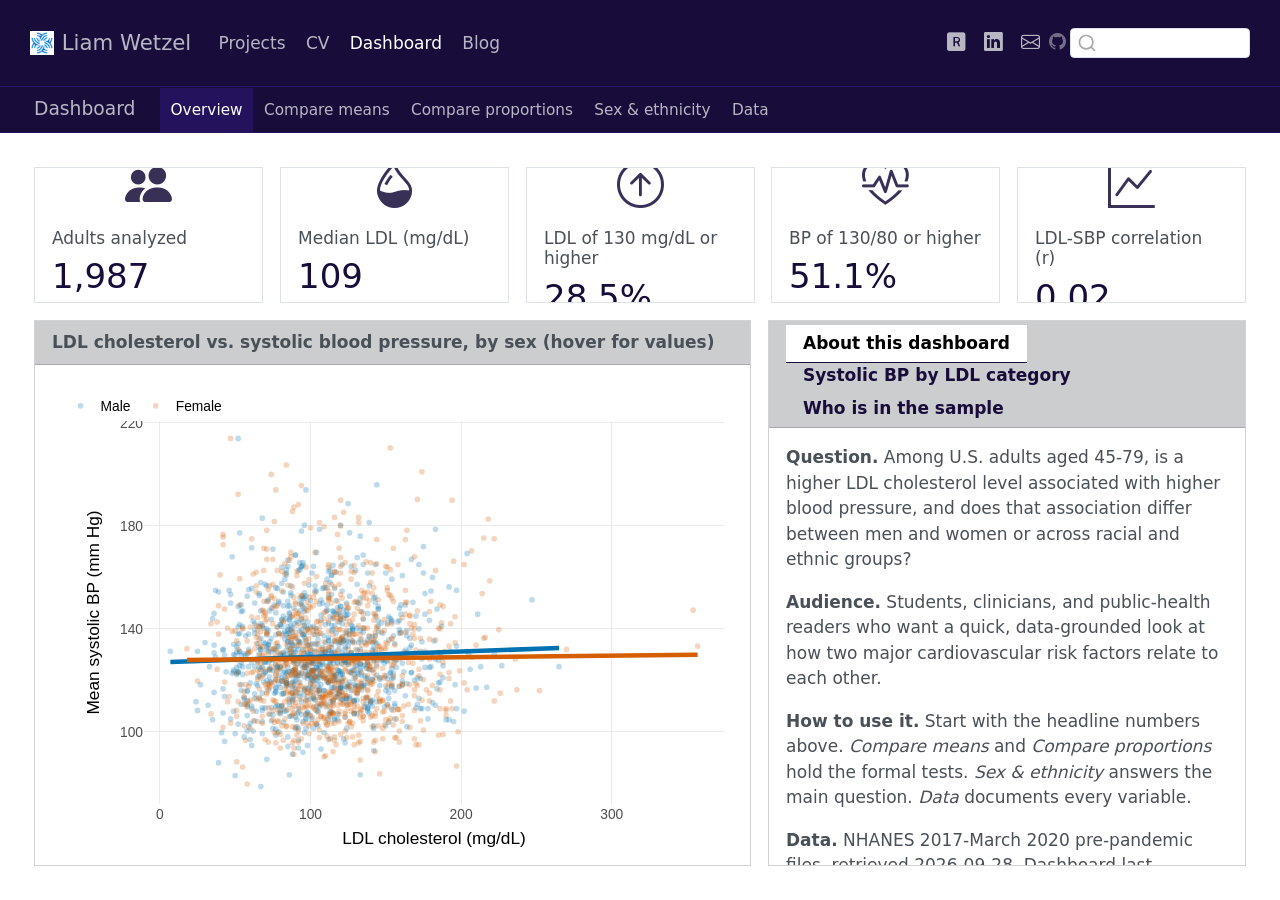
<file: docs/dashboard.html>
<!DOCTYPE html>
<html xmlns="http://www.w3.org/1999/xhtml" lang="en" xml:lang="en"><head>

<meta charset="utf-8">
<meta name="generator" content="quarto-1.10.18">

<meta name="viewport" content="width=device-width, initial-scale=1.0, user-scalable=yes">


<title>Dashboard – Liam Wetzel</title>
<style>
/* Default styles provided by pandoc.
** See https://pandoc.org/MANUAL.html#variables-for-html for config info.
*/
span.smallcaps{font-variant: small-caps;}
div.columns{display: flex; gap: 1.5em;}
div.column{flex: auto;}
@media screen {
div.columns{gap: min(4vw, 1.5em);}
div.column{overflow-x: auto;}
}
div.hanging-indent{margin-left: 1.5em; text-indent: -1.5em;}
ul.task-list{list-style: none;}
ul.task-list li input[type="checkbox"] {
  width: 0.8em;
  margin: 0 0.8em 0.2em -1em; /* quarto-specific, see https://github.com/quarto-dev/quarto-cli/issues/4556 */ 
  vertical-align: middle;
}
</style>


<script src="site_libs/quarto-nav/quarto-nav.js"></script>
<script src="site_libs/clipboard/clipboard.min.js"></script>
<script src="site_libs/quarto-search/autocomplete.umd.js"></script>
<script src="site_libs/quarto-search/fuse.min.js"></script>
<script src="site_libs/quarto-search/quarto-search.js"></script>
<meta name="quarto:offset" content="./">
<link href="./img/Liu Lab (2).png" rel="icon" type="image/png">
<script src="site_libs/quarto-html/quarto.js" type="module"></script>
<script src="site_libs/quarto-html/tabsets/tabsets.js" type="module"></script>
<script src="site_libs/quarto-html/popper.min.js"></script>
<script src="site_libs/quarto-html/tippy.umd.min.js"></script>
<script src="site_libs/quarto-html/anchor.min.js"></script>
<link href="site_libs/quarto-html/tippy.css" rel="stylesheet">
<link href="site_libs/quarto-html/quarto-syntax-highlighting-64a204ab8560d761af7679ceaba22944.css" rel="stylesheet" class="quarto-color-scheme" id="quarto-text-highlighting-styles">
<link href="site_libs/quarto-html/quarto-syntax-highlighting-dark-b85bc7c33db8c58e0ec93c3465666fed.css" rel="stylesheet" class="quarto-color-scheme quarto-color-alternate" id="quarto-text-highlighting-styles">
<link href="site_libs/quarto-html/quarto-syntax-highlighting-64a204ab8560d761af7679ceaba22944.css" rel="stylesheet" class="quarto-color-scheme-extra" id="quarto-text-highlighting-styles">
<script src="site_libs/bootstrap/bootstrap.min.js"></script>
<link href="site_libs/bootstrap/bootstrap-icons.css" rel="stylesheet">
<link href="site_libs/bootstrap/bootstrap-b354abcbae0e6a5a08cec51e3c38ab73.min.css" rel="stylesheet" append-hash="true" class="quarto-color-scheme" id="quarto-bootstrap" data-mode="light">
<link href="site_libs/bootstrap/bootstrap-dark-b354abcbae0e6a5a08cec51e3c38ab73.min.css" rel="stylesheet" append-hash="true" class="quarto-color-scheme quarto-color-alternate" id="quarto-bootstrap" data-mode="light">
<link href="site_libs/bootstrap/bootstrap-b354abcbae0e6a5a08cec51e3c38ab73.min.css" rel="stylesheet" append-hash="true" class="quarto-color-scheme-extra" id="quarto-bootstrap" data-mode="light">
<script src="site_libs/quarto-dashboard/quarto-dashboard.js"></script>
<script src="site_libs/quarto-dashboard/stickythead.js"></script>



<script src="site_libs/quarto-dashboard/web-components.js" type="module"></script>
<script src="site_libs/quarto-dashboard/components.js"></script>

<script id="quarto-search-options" type="application/json">{
  "location": "navbar",
  "copy-button": false,
  "collapse-after": 3,
  "panel-placement": "end",
  "type": "textbox",
  "limit": 50,
  "keyboard-shortcut": [
    "f",
    "/",
    "s"
  ],
  "language": {
    "search-no-results-text": "No results",
    "search-matching-documents-text": "matching documents",
    "search-copy-link-title": "Copy link to search",
    "search-hide-matches-text": "Hide additional matches",
    "search-more-match-text": "more match in this document",
    "search-more-matches-text": "more matches in this document",
    "search-clear-button-title": "Clear",
    "search-text-placeholder": "",
    "search-detached-cancel-button-title": "Cancel",
    "search-submit-button-title": "Submit",
    "search-label": "Search"
  }
}</script>
<link href="site_libs/htmltools-fill-0.5.9/fill.css" rel="stylesheet">

<script src="site_libs/htmlwidgets-1.6.4/htmlwidgets.js"></script>

<script src="site_libs/plotly-binding-4.12.1/plotly.js"></script>

<script src="site_libs/typedarray-0.1/typedarray.min.js"></script>

<script src="site_libs/jquery-3.5.1/jquery.min.js"></script>

<link href="site_libs/crosstalk-1.2.2/css/crosstalk.min.css" rel="stylesheet">

<script src="site_libs/crosstalk-1.2.2/js/crosstalk.min.js"></script>

<link href="site_libs/plotly-htmlwidgets-css-2.25.2/plotly-htmlwidgets.css" rel="stylesheet">

<script src="site_libs/plotly-main-2.25.2/plotly-latest.min.js"></script>



</head>

<body class="quarto-dashboard nav-fixed dashboard-fill fullcontent quarto-light">


<div id="quarto-search-results"></div>
  <header id="quarto-header" class="headroom fixed-top">
    <nav class="navbar navbar-expand-lg " data-bs-theme="dark">
      <div class="navbar-container container-fluid">
      <div class="navbar-brand-container mx-auto">
    <a href="./index.html" class="navbar-brand navbar-brand-logo">
    <img src="./img/Liu Lab (2).png" alt="" class="navbar-logo light-content">
    <img src="./img/Liu Lab (2).png" alt="" class="navbar-logo dark-content">
    </a>
    <a class="navbar-brand" href="./index.html">
    <span class="navbar-title">Liam Wetzel</span>
    </a>
  </div>
            <div id="quarto-search" class="" title="Search"></div>
          <button class="navbar-toggler" type="button" data-bs-toggle="collapse" data-bs-target="#navbarCollapse" aria-controls="navbarCollapse" role="menu" aria-expanded="false" aria-label="Toggle navigation" onclick="if (window.quartoToggleHeadroom) { window.quartoToggleHeadroom(); }">
  <span class="navbar-toggler-icon"></span>
</button>
          <div class="collapse navbar-collapse" id="navbarCollapse">
            <ul class="navbar-nav navbar-nav-scroll me-auto">
  <li class="nav-item">
    <a class="nav-link" href="./projects/index.html"> 
<span class="menu-text">Projects</span></a>
  </li>  
  <li class="nav-item">
    <a class="nav-link" href="./cv/index.html"> 
<span class="menu-text">CV</span></a>
  </li>  
  <li class="nav-item">
    <a class="nav-link active" href="./dashboard.html" aria-current="page"> 
<span class="menu-text">Dashboard</span></a>
  </li>  
  <li class="nav-item">
    <a class="nav-link" href="./blog.html"> 
<span class="menu-text">Blog</span></a>
  </li>  
</ul>
            <ul class="navbar-nav navbar-nav-scroll ms-auto">
  <li class="nav-item compact">
    <a class="nav-link" href="https://www.researchgate.net/profile/Liam-Wetzel-2?ev=hdr_xprf"> <i class="bi bi-r-square-fill" role="img">
</i> 
<span class="menu-text"></span></a>
  </li>  
  <li class="nav-item compact">
    <a class="nav-link" href="https://www.linkedin.com/in/liam-wetzel/"> <i class="bi bi-linkedin" role="img">
</i> 
<span class="menu-text"></span></a>
  </li>  
  <li class="nav-item compact">
    <a class="nav-link" href="mailto:lsw59@case.edu"> <i class="bi bi-envelope" role="img" aria-label="email">
</i> 
<span class="menu-text"></span></a>
  </li>  
</ul>
          <div class="quarto-dashboard-links"><a class="quarto-dashboard-link" href="https://github.com/YOUR-USERNAME/YOUR-REPO" aria-label="GitHub repository for this dashboard"><i class="bi bi-github"></i></a></div></div> <!-- /navcollapse -->
            <div class="quarto-navbar-tools">
</div>
      </div> <!-- /container-fluid -->
    </nav>
<header id="quarto-dashboard-header">
<nav class="navbar navbar-expand-md slim" data-bs-theme="dark">
  <div class="navbar-container container-fluid">
    <button class="navbar-toggler" type="button" data-bs-toggle="collapse" data-bs-target="#dashboard-collapse" aria-controls="dashboard-collapse" aria-expanded="false" aria-label="Toggle navigation">
      <span class="navbar-toggler-icon"></span>
    </button>    


    <div class="navbar-brand-container">


      <div class="navbar-title">
        <div class="navbar-title-text"><a href="#">Dashboard</a></div>
        
        
      </div>
    </div>
<div id="dashboard-collapse" class="navbar-collapse collapse"><ul class="navbar-nav navbar-nav-scroll me-auto" role="tablist"><li class="nav-item" role="presentation"><a id="tab-overview" class="nav-link active" data-bs-toggle="tab" role="tab" data-bs-target="#overview" data-scrolling="false" href="#overview" aria-controls="overview" aria-selected="true"><span class="nav-link-text">Overview</span></a></li><li class="nav-item" role="presentation"><a id="tab-compare-means" class="nav-link" data-bs-toggle="tab" role="tab" data-bs-target="#compare-means" data-scrolling="false" href="#compare-means" aria-controls="compare-means" aria-selected="false"><span class="nav-link-text">Compare means</span></a></li><li class="nav-item" role="presentation"><a id="tab-compare-proportions" class="nav-link" data-bs-toggle="tab" role="tab" data-bs-target="#compare-proportions" data-scrolling="false" href="#compare-proportions" aria-controls="compare-proportions" aria-selected="false"><span class="nav-link-text">Compare proportions</span></a></li><li class="nav-item" role="presentation"><a id="tab-sex-ethnicity" class="nav-link" data-bs-toggle="tab" role="tab" data-bs-target="#sex-ethnicity" data-scrolling="false" href="#sex-ethnicity" aria-controls="sex-ethnicity" aria-selected="false"><span class="nav-link-text">Sex &amp; ethnicity</span></a></li><li class="nav-item" role="presentation"><a id="tab-data" class="nav-link" data-bs-toggle="tab" role="tab" data-bs-target="#data" data-scrolling="false" href="#data" aria-controls="data" aria-selected="false"><span class="nav-link-text">Data</span></a></li></ul></div></div>
</nav>
</header></header>
<!-- content -->
<div id="quarto-content" class="quarto-container page-layout-custom page-navbar quarto-dashboard-content bslib-gap-spacing html-fill-container bslib-page-fill quarto-dashboard-pages">
<!-- sidebar -->
<!-- margin-sidebar -->
<!-- main -->

<div class="bslib-grid-item html-fill-item tab-content bslib-grid" data-layout="fill" style="display: grid; grid-template-rows: minmax(3em, 1fr); grid-auto-columns: minmax(0, 1fr);">
<div id="overview" class="dashboard-page tab-pane show active html-fill-item html-fill-container" data-orientation="rows" aria-labelledby="tab-overview">
<div class="html-fill-item html-fill-container bslib-grid" style="display: grid; grid-template-rows: minmax(3em, 20fr) minmax(3em, 80fr); grid-auto-columns: minmax(0, 1fr);">
<div class="html-fill-item html-fill-container bslib-grid" style="display: grid; grid-template-columns: minmax(3em, 1fr) minmax(3em, 1fr) minmax(3em, 1fr) minmax(3em, 1fr) minmax(3em, 1fr);
grid-auto-rows: minmax(0, 1fr);">
<div class="card valuebox cell html-fill-item html-fill-container bslib-card bslib-value-box bg-white showcase-left-center" data-bslib-card-init="" data-require-bs-caller="card()">
<div class="card-body html-fill-item html-fill-container">
<div data-icon="people-fill" class="html-fill-item html-fill-container value-box-grid">
<div class="value-box-showcase html-fill-item html-fill-container">

<i class="bi bi-people-fill"></i></div>
<div class="value-box-area">
<p class="value-box-title">
Adults analyzed
</p>
<p class="value-box-value">
1,987
</p>
</div>
</div>
</div>
<script data-bslib-card-init="">bslib.Card.initializeAllCards();</script></div><div class="card valuebox cell html-fill-item html-fill-container bslib-card bslib-value-box bg-white showcase-left-center" data-bslib-card-init="" data-require-bs-caller="card()">
<div class="card-body html-fill-item html-fill-container">
<div data-icon="droplet-half" class="html-fill-item html-fill-container value-box-grid">
<div class="value-box-showcase html-fill-item html-fill-container">

<i class="bi bi-droplet-half"></i></div>
<div class="value-box-area">
<p class="value-box-title">
Median LDL (mg/dL)
</p>
<p class="value-box-value">
109
</p>
</div>
</div>
</div>
<script data-bslib-card-init="">bslib.Card.initializeAllCards();</script></div><div class="card valuebox cell html-fill-item html-fill-container bslib-card bslib-value-box bg-white showcase-left-center" data-bslib-card-init="" data-require-bs-caller="card()">
<div class="card-body html-fill-item html-fill-container">
<div data-icon="arrow-up-circle" class="html-fill-item html-fill-container value-box-grid">
<div class="value-box-showcase html-fill-item html-fill-container">

<i class="bi bi-arrow-up-circle"></i></div>
<div class="value-box-area">
<p class="value-box-title">
LDL of 130 mg/dL or higher
</p>
<p class="value-box-value">
28.5%
</p>
</div>
</div>
</div>
<script data-bslib-card-init="">bslib.Card.initializeAllCards();</script></div><div class="card valuebox cell html-fill-item html-fill-container bslib-card bslib-value-box bg-white showcase-left-center" data-bslib-card-init="" data-require-bs-caller="card()">
<div class="card-body html-fill-item html-fill-container">
<div data-icon="heart-pulse" class="html-fill-item html-fill-container value-box-grid">
<div class="value-box-showcase html-fill-item html-fill-container">

<i class="bi bi-heart-pulse"></i></div>
<div class="value-box-area">
<p class="value-box-title">
BP of 130/80 or higher
</p>
<p class="value-box-value">
51.1%
</p>
</div>
</div>
</div>
<script data-bslib-card-init="">bslib.Card.initializeAllCards();</script></div><div class="card valuebox cell html-fill-item html-fill-container bslib-card bslib-value-box bg-white showcase-left-center" data-bslib-card-init="" data-require-bs-caller="card()">
<div class="card-body html-fill-item html-fill-container">
<div data-icon="graph-up" class="html-fill-item html-fill-container value-box-grid">
<div class="value-box-showcase html-fill-item html-fill-container">

<i class="bi bi-graph-up"></i></div>
<div class="value-box-area">
<p class="value-box-title">
LDL-SBP correlation (r)
</p>
<p class="value-box-value">
0.02
</p>
</div>
</div>
</div>
<script data-bslib-card-init="">bslib.Card.initializeAllCards();</script></div>
</div>
<div class="html-fill-item html-fill-container bslib-grid" style="display: grid; grid-template-columns: minmax(3em, 60fr) minmax(3em, 40fr);
grid-auto-rows: minmax(0, 1fr);">
<div class="html-fill-item html-fill-container bslib-grid" style="display: grid; grid-template-rows: minmax(3em, 1fr); grid-auto-columns: minmax(0, 1fr);">
<div class="card cell html-fill-item html-fill-container bslib-card" data-title="LDL cholesterol vs. systolic blood pressure, by sex (hover for values)" data-bslib-card-init="" data-require-bs-caller="card()" data-full-screen="false">
<div class="card-header"><div class="card-title"><span style="display: inline">
LDL cholesterol vs.&nbsp;systolic blood pressure, by sex (hover for values)
</span></div></div>
<div class="card-body html-fill-item html-fill-container">
<div class="cell-output-display html-fill-item html-fill-container">
<div class="plotly html-widget html-fill-item html-fill-container" id="htmlwidget-d0c4340760dfafa1de08" style="width:100%;height:406px;"></div>
<script type="application/json" data-for="htmlwidget-d0c4340760dfafa1de08">{"x":{"data":[{"x":[97,49,164,102,93,154,67,133,103,125,80,85,163,176,43,115,77,93,187,43,126,111,197,125,121,111,88,122,217,39,113,111,82,107,128,127,52,46,111,64,79,87,112,76,155,77,73,116,137,84,70,118,89,175,90,91,104,79,124,112,185,121,91,210,188,142,73,77,92,43,86,115,83,95,93,97,92,152,54,104,36,83,58,117,134,50,154,53,95,93,96,130,100,52,109,130,123,52,114,89,70,96,156,135,105,110,80,102,89,125,85,90,133,52,197,133,139,147,180,122,123,61,72,134,158,155,113,137,144,144,156,118,80,129,154,124,92,135,86,97,75,111,159,102,97,119,141,105,142,161,53,115,92,159,87,86,82,47,109,89,116,102,184,59,47,93,91,128,109,84,129,167,80,75,138,62,102,88,79,84,88,94,126,86,105,113,227,104,108,58,58,36,83,247,112,105,72,44,70,135,133,78,68,88,35,94,161,114,86,116,98,74,119,120,92,150,138,132,138,52,83,196,93,102,130,120,151,127,70,83,79,131,66,113,128,170,83,181,37,81,67,147,140,131,174,105,120,52,80,93,65,97,84,52,184,90,24,127,115,120,30,110,82,120,118,33,91,121,89,138,127,166,180,78,53,126,85,101,162,118,131,106,96,98,95,137,149,114,126,117,55,160,132,69,172,152,74,120,101,119,144,186,50,124,122,80,133,202,121,68,78,120,77,178,77,136,111,121,97,121,77,173,124,109,108,72,62,118,126,49,87,119,153,125,104,114,71,182,107,156,68,112,95,75,139,86,133,106,130,79,82,204,114,87,74,113,206,114,25,94,108,171,48,101,76,102,141,135,159,88,97,138,116,176,81,82,143,27,108,92,188,91,124,100,97,86,53,100,136,71,65,142,71,103,47,197,77,138,107,106,125,75,73,88,153,61,63,113,67,138,59,162,61,129,100,88,142,81,85,95,107,128,93,68,54,155,101,85,90,77,103,65,101,121,36,117,131,68,51,91,79,213,145,171,66,101,106,116,139,80,63,119,138,100,192,116,100,77,123,113,150,143,156,114,131,85,265,59,83,96,135,104,48,113,144,84,83,77,172,54,101,137,166,82,124,113,105,125,75,86,54,139,96,183,103,98,94,96,114,108,129,49,95,75,132,179,119,132,63,98,105,56,74,154,97,102,112,90,176,73,77,123,98,113,81,141,54,73,96,129,122,115,81,122,105,70,122,106,95,88,142,42,172,119,71,181,70,149,164,98,103,51,60,66,99,195,163,118,113,84,152,117,88,108,125,115,114,140,113,163,56,151,82,81,107,89,61,94,107,101,82,96,92,85,124,85,145,98,58,121,58,86,95,72,92,101,51,104,119,106,136,42,115,81,132,141,94,157,119,154,66,66,138,90,87,164,94,112,143,127,86,93,60,106,133,90,192,121,57,96,141,123,88,124,7,69,63,99,89,78,116,96,53,103,138,95,152,88,138,120,211,66,141,174,63,116,124,116,123,222,115,117,120,128,58,115,112,72,151,90,131,42,112,145,104,67,90,190,111,187,55,150,119,85,123,75,71,58,100,88,152,104,135,100,55,159,167,71,106,79,134,134,131,73,193,96,67,69,61,52,134,183,135,150,129,87,87,102,63,148,146,116,186,89,67,112,82,143,121,56,91,142,133,178,68,84,84,98,123,151,112,115,136,140,175,142,124,80,87,82,153,60,87,129,96,148,111,88,78,92,133,74,83,105,114,127,159,131,174,151,105,113,71,74,156,39,98,144,105,81,117,95,67,136,169,57,138,67,115,102,99,146,185,85,59,49,97,101,85,119,85,164,72,122,99,89,94,128,125,112,106,98,154,58,73,104,167,125,70,109,141,86,63,123,115,141,179,143,120,168,87,114,110,94,63,101,92,87,99,105,126,164,68,85,155,170,123,68,160,153,97,181,81,145,126,54,136,104,105,121,106,51,121,167,107,112,107,80,41,90,110,35,85,110,157,110,173,173,71,121,49,131,156,119,55,161,84,161,129,124,79,81,107,92,94,42,98,143,150,145,154,36,120,58,84,61,70,154,95,86,141,154,122,53,72,69,78,85,54,117,95,65,108,97,84,146,102,144,129,98,52,121,97,77,96,73,65,32,73,85,25,80,133,90,125,109,56,84,93,114,64,118,121,81,126,145,109,66,93,156,77,90,66,100,89,129,139,120,103,101,118,93,118,85,89,117,50,59,96,69,99,183,131,74,143,205,37,96,94,79,97,160,128,101,91],"y":[107,134,139.30000000000001,138,115,108.7,124.3,126.3,156.69999999999999,145.69999999999999,125.3,123.3,149.30000000000001,153.69999999999999,96.299999999999997,117,109.7,119.3,129,113.7,113,147.30000000000001,155,188.69999999999999,165,147,134.30000000000001,147.30000000000001,117.3,88,129,110,130.69999999999999,151.30000000000001,141,123,103,155,119.3,118.7,100,144.69999999999999,142.30000000000001,115,128.69999999999999,131.69999999999999,124,121.7,111,161.69999999999999,109.3,124,148,172,117,133.30000000000001,120,110,111.3,104.7,127.7,122.7,126.3,117,125.7,127.7,124.3,101,162.69999999999999,129.69999999999999,143.69999999999999,164.69999999999999,136,164.69999999999999,139,194,127.7,103.7,129.69999999999999,169.69999999999999,130.69999999999999,159.30000000000001,106.3,122.3,122,83,143.30000000000001,131.30000000000001,148.69999999999999,122,130.30000000000001,118,118.7,148.69999999999999,99.700000000000003,162.69999999999999,138.69999999999999,214,130.5,142,123,141.30000000000001,128,168.69999999999999,127.7,134.69999999999999,108.3,113,124,117.7,166.69999999999999,136.30000000000001,132,123.3,109,83.299999999999997,156.69999999999999,142.30000000000001,154.69999999999999,129.69999999999999,127.7,155.69999999999999,134,146.69999999999999,142.69999999999999,121,144.69999999999999,120.7,122,128,110,113.3,141.69999999999999,107.3,120.7,145.30000000000001,93.700000000000003,138.69999999999999,138.30000000000001,135.30000000000001,101.3,156,148,101.3,105,135,131.69999999999999,117.7,92.700000000000003,126.7,141.69999999999999,121.7,135.30000000000001,139.69999999999999,154,110.7,149,153.30000000000001,116,127,155.69999999999999,124,116.7,102,105,113.7,121,139.69999999999999,137.30000000000001,118.3,122.3,167,117.3,128,135.69999999999999,143,164.30000000000001,119.3,138.30000000000001,138,121.7,139.69999999999999,152.69999999999999,130.30000000000001,135.69999999999999,108,125.7,140,126.3,110.7,112,146,127.7,151.30000000000001,152.30000000000001,124,116.3,123.3,157.30000000000001,140.30000000000001,176,125,109.3,115,144,126,160.69999999999999,139.30000000000001,106,131,94.700000000000003,104.3,115.7,123.3,101.3,102.3,161.69999999999999,134.69999999999999,109.7,123,139,118.3,135,113.3,117.3,117,120.7,130.69999999999999,127,128,150,140.30000000000001,132.69999999999999,163,139.30000000000001,145,123.3,111.3,155,114.7,132,127.7,111.7,167.69999999999999,128.30000000000001,116,135.69999999999999,123.3,141.69999999999999,149.69999999999999,118,112.3,122.7,140.69999999999999,147.69999999999999,124.3,111.7,141.69999999999999,147,134.69999999999999,134.69999999999999,128.30000000000001,103.7,148.69999999999999,148.30000000000001,125.3,104.7,122.3,130.69999999999999,109,164.30000000000001,136.30000000000001,125.3,140.69999999999999,138.30000000000001,113.7,135,131.69999999999999,130.30000000000001,127,150.30000000000001,122,114.3,120.7,92,124.7,109.7,160.69999999999999,139.30000000000001,151,125.3,145.69999999999999,122.3,122.3,140,113,148,148.69999999999999,126.7,114.7,126,119.3,99.299999999999997,135.30000000000001,97.299999999999997,107,126.3,108,117,141.30000000000001,133.30000000000001,145.30000000000001,117.3,105,117,126,159.30000000000001,119.3,126.7,142,120.3,131.30000000000001,147.30000000000001,121,130.69999999999999,151.30000000000001,100.3,115,123.3,124,132.30000000000001,123.7,123,130,154.69999999999999,117.3,120,135.30000000000001,93.299999999999997,105,183,129,137.69999999999999,171,181.30000000000001,112.7,124.3,178.69999999999999,125.7,118.7,115,169.30000000000001,115.3,141.30000000000001,131,123,124.3,153.30000000000001,131.30000000000001,144,123.7,110.7,168,117,149.30000000000001,119.7,120.3,165,143.30000000000001,133.69999999999999,101.3,119,104.7,145.69999999999999,141,138,145,118.3,155.69999999999999,132,121,143,127,112.7,105.3,123.3,125.7,151,134.69999999999999,133,134.30000000000001,132.69999999999999,156.69999999999999,134,150,133.30000000000001,115.3,127,143.30000000000001,113.3,118.3,123.7,119.3,140.30000000000001,129.30000000000001,171.5,138.30000000000001,126,78.700000000000003,146,125.3,123.3,94.700000000000003,120.7,106.3,128.30000000000001,102.3,164,125,137.69999999999999,111,134.69999999999999,147,99.299999999999997,110.7,122.7,129.69999999999999,118,128.69999999999999,137.69999999999999,131.30000000000001,127.3,120,136.30000000000001,133.69999999999999,145.69999999999999,112.3,125,131,102,150.69999999999999,125.3,148.69999999999999,121,130.30000000000001,127,126,135.30000000000001,124.3,107.7,139.69999999999999,132,109,130,156.30000000000001,141.30000000000001,127.3,146.30000000000001,117.7,127.7,121.7,150.30000000000001,111,161,131.69999999999999,148.69999999999999,125.3,138,108,136.69999999999999,143.69999999999999,125,122.7,158,134.30000000000001,131.69999999999999,121.3,156,165,118.3,134.30000000000001,113.3,132.69999999999999,114.7,150,120,134,135,132,143.30000000000001,116,137,125.3,128.30000000000001,121.7,140,150,146.69999999999999,132.69999999999999,150,124,130,132,106.7,118,125,117,150,113,107.3,124.3,112.7,136.30000000000001,118,125,141,135.69999999999999,168.69999999999999,125,121.3,115.7,127,116.7,111.7,110,120.3,127,135,99.700000000000003,111.7,135.30000000000001,128,119.7,127.7,102.3,127.3,144,121.3,125,91.299999999999997,101.3,131.69999999999999,113,129,150.69999999999999,129.30000000000001,134.30000000000001,126.7,137.30000000000001,122.3,112.3,125,119,125,117,104,131.69999999999999,104.7,97.299999999999997,144,144.69999999999999,122,123.7,132.69999999999999,117,126.7,107.7,111,127,114,130.30000000000001,117.3,154.30000000000001,157.69999999999999,130.69999999999999,118.3,110,122.7,145.30000000000001,161.69999999999999,123,154,107.7,164.30000000000001,113,133.30000000000001,143,107.7,100.3,112.7,115.7,149,151.69999999999999,131.30000000000001,142.30000000000001,123.3,133,125,123.7,116.7,130,132,120,110,128.30000000000001,137,178,127.7,142.69999999999999,130,113,141,129.69999999999999,131,153,118.7,164,119,152.30000000000001,116,145.69999999999999,152,97,149.69999999999999,139.30000000000001,105.7,104.7,126.3,137.30000000000001,148,110,105.7,117,101.3,131.30000000000001,140.30000000000001,150,157,128,155.69999999999999,105.3,121.3,131,121.3,126,142.69999999999999,135.69999999999999,112.7,108,117.3,145.69999999999999,153,134.69999999999999,109,125.3,146.30000000000001,130,117.3,145.30000000000001,130.30000000000001,111.3,138.30000000000001,180.30000000000001,135.30000000000001,130.30000000000001,139.69999999999999,136.69999999999999,127,110.7,120,115,116.7,119.3,147.69999999999999,103,136.30000000000001,122.3,104.7,125.7,141,141,161.69999999999999,146.30000000000001,141,113,128,89.299999999999997,116,140.69999999999999,112,115.3,108.3,118,121.3,122.3,138.30000000000001,123,132,115,122,116.3,117.7,157.30000000000001,124.7,131.30000000000001,138,132,119.3,109,134.30000000000001,118.7,178.69999999999999,125.7,127.7,112.3,134.69999999999999,129.30000000000001,127.7,142,138.30000000000001,118,120,129.69999999999999,119.3,158,131.69999999999999,129.69999999999999,131,115.3,98,107,128.69999999999999,135.69999999999999,109,115,119,120,126,95.700000000000003,127.3,162.30000000000001,146.69999999999999,118,112,161.69999999999999,152,113,129.69999999999999,156.69999999999999,145,144,103.3,130.30000000000001,118.3,180.30000000000001,128,149.30000000000001,138.69999999999999,125.3,109,152,109.3,130,119.7,130.69999999999999,130.69999999999999,117.7,125.7,135,142.30000000000001,137.69999999999999,131.30000000000001,137.69999999999999,119.3,130,154.30000000000001,130.30000000000001,196,108,119.7,129,152.69999999999999,147,109.7,120,129.69999999999999,121,142,144,123.7,122,120.3,119,139,155.30000000000001,108,129.30000000000001,115.3,136.69999999999999,119.3,94.299999999999997,131,139.30000000000001,135.30000000000001,122,113.7,111.7,124,133.30000000000001,106.7,116,131,124.7,110,106.7,110,123,126.3,128.30000000000001,116,112.3,83.299999999999997,104.3,132,112.3,124,143.30000000000001,165,117.3,150.30000000000001,139.69999999999999,134,130.69999999999999,128,114.7,120.7,96.700000000000003,106,133.69999999999999,129,138,102,104,150.69999999999999,137.30000000000001,109.3,133,108.3,149.30000000000001,122.7,126,160,121,139,177.30000000000001,146.69999999999999,121.7,122,126.3,130.69999999999999,109.7,122.3,120.7,133.69999999999999,122,135.30000000000001,125.7,125,99.700000000000003,168.69999999999999,141.69999999999999,104.7,139.69999999999999,131.30000000000001,125,121.3,120.7,109,140,112.3,123.3,122.7,134.30000000000001,134,147,118.3,119,119.7,127.7,137.30000000000001,124.3,143.30000000000001,118.3,123,164.30000000000001,107.3,133.69999999999999,137.30000000000001,116,147.69999999999999,142.69999999999999,115.3,143.69999999999999,152.69999999999999,108.3,127,123.3,159.30000000000001,165.69999999999999,146.30000000000001,129,117.3,127.7,177.30000000000001,133.69999999999999,127,110.3,118.7,149.30000000000001,162,104,128,127,140.69999999999999,161,121,126.7,111.7,107,142.69999999999999,138,154.69999999999999,152.69999999999999,98.700000000000003,116.3,147,121.3,110.3,127.7,98,108.3,130.30000000000001,123.7,101.3,127,156,113.3,163,163,141.30000000000001,108,126.7,129.69999999999999,143.69999999999999,119.3,141,130.69999999999999,121.7,134.69999999999999,116,126,115.3,153.69999999999999,130,127.7,112,107.3,122.3,154.69999999999999,105,107,165.69999999999999,120.3,135,132,113.7,129.69999999999999,132,116.7,134.69999999999999,124,110.3,107,143.69999999999999,135,130,129,152,106.7,133,123.3,138.69999999999999,140,124,122],"text":["ldl:  97<br />sbp: 107.0<br />sex: Male","ldl:  49<br />sbp: 134.0<br />sex: Male","ldl: 164<br />sbp: 139.3<br />sex: Male","ldl: 102<br />sbp: 138.0<br />sex: Male","ldl:  93<br />sbp: 115.0<br />sex: Male","ldl: 154<br />sbp: 108.7<br />sex: Male","ldl:  67<br />sbp: 124.3<br />sex: Male","ldl: 133<br />sbp: 126.3<br />sex: Male","ldl: 103<br />sbp: 156.7<br />sex: Male","ldl: 125<br />sbp: 145.7<br />sex: Male","ldl:  80<br />sbp: 125.3<br />sex: Male","ldl:  85<br />sbp: 123.3<br />sex: Male","ldl: 163<br />sbp: 149.3<br />sex: Male","ldl: 176<br />sbp: 153.7<br />sex: Male","ldl:  43<br />sbp:  96.3<br />sex: Male","ldl: 115<br />sbp: 117.0<br />sex: Male","ldl:  77<br />sbp: 109.7<br />sex: Male","ldl:  93<br />sbp: 119.3<br />sex: Male","ldl: 187<br />sbp: 129.0<br />sex: Male","ldl:  43<br />sbp: 113.7<br />sex: Male","ldl: 126<br />sbp: 113.0<br />sex: Male","ldl: 111<br />sbp: 147.3<br />sex: Male","ldl: 197<br />sbp: 155.0<br />sex: Male","ldl: 125<br />sbp: 188.7<br />sex: Male","ldl: 121<br />sbp: 165.0<br />sex: Male","ldl: 111<br />sbp: 147.0<br />sex: Male","ldl:  88<br />sbp: 134.3<br />sex: Male","ldl: 122<br />sbp: 147.3<br />sex: Male","ldl: 217<br />sbp: 117.3<br />sex: Male","ldl:  39<br />sbp:  88.0<br />sex: Male","ldl: 113<br />sbp: 129.0<br />sex: Male","ldl: 111<br />sbp: 110.0<br />sex: Male","ldl:  82<br />sbp: 130.7<br />sex: Male","ldl: 107<br />sbp: 151.3<br />sex: Male","ldl: 128<br />sbp: 141.0<br />sex: Male","ldl: 127<br />sbp: 123.0<br />sex: Male","ldl:  52<br />sbp: 103.0<br />sex: Male","ldl:  46<br />sbp: 155.0<br />sex: Male","ldl: 111<br />sbp: 119.3<br />sex: Male","ldl:  64<br />sbp: 118.7<br />sex: Male","ldl:  79<br />sbp: 100.0<br />sex: Male","ldl:  87<br />sbp: 144.7<br />sex: Male","ldl: 112<br />sbp: 142.3<br />sex: Male","ldl:  76<br />sbp: 115.0<br />sex: Male","ldl: 155<br />sbp: 128.7<br />sex: Male","ldl:  77<br />sbp: 131.7<br />sex: Male","ldl:  73<br />sbp: 124.0<br />sex: Male","ldl: 116<br />sbp: 121.7<br />sex: Male","ldl: 137<br />sbp: 111.0<br />sex: Male","ldl:  84<br />sbp: 161.7<br />sex: Male","ldl:  70<br />sbp: 109.3<br />sex: Male","ldl: 118<br />sbp: 124.0<br />sex: Male","ldl:  89<br />sbp: 148.0<br />sex: Male","ldl: 175<br />sbp: 172.0<br />sex: Male","ldl:  90<br />sbp: 117.0<br />sex: Male","ldl:  91<br />sbp: 133.3<br />sex: Male","ldl: 104<br />sbp: 120.0<br />sex: Male","ldl:  79<br />sbp: 110.0<br />sex: Male","ldl: 124<br />sbp: 111.3<br />sex: Male","ldl: 112<br />sbp: 104.7<br />sex: Male","ldl: 185<br />sbp: 127.7<br />sex: Male","ldl: 121<br />sbp: 122.7<br />sex: Male","ldl:  91<br />sbp: 126.3<br />sex: Male","ldl: 210<br />sbp: 117.0<br />sex: Male","ldl: 188<br />sbp: 125.7<br />sex: Male","ldl: 142<br />sbp: 127.7<br />sex: Male","ldl:  73<br />sbp: 124.3<br />sex: Male","ldl:  77<br />sbp: 101.0<br />sex: Male","ldl:  92<br />sbp: 162.7<br />sex: Male","ldl:  43<br />sbp: 129.7<br />sex: Male","ldl:  86<br />sbp: 143.7<br />sex: Male","ldl: 115<br />sbp: 164.7<br />sex: Male","ldl:  83<br />sbp: 136.0<br />sex: Male","ldl:  95<br />sbp: 164.7<br />sex: Male","ldl:  93<br />sbp: 139.0<br />sex: Male","ldl:  97<br />sbp: 194.0<br />sex: Male","ldl:  92<br />sbp: 127.7<br />sex: Male","ldl: 152<br />sbp: 103.7<br />sex: Male","ldl:  54<br />sbp: 129.7<br />sex: Male","ldl: 104<br />sbp: 169.7<br />sex: Male","ldl:  36<br />sbp: 130.7<br />sex: Male","ldl:  83<br />sbp: 159.3<br />sex: Male","ldl:  58<br />sbp: 106.3<br />sex: Male","ldl: 117<br />sbp: 122.3<br />sex: Male","ldl: 134<br />sbp: 122.0<br />sex: Male","ldl:  50<br />sbp:  83.0<br />sex: Male","ldl: 154<br />sbp: 143.3<br />sex: Male","ldl:  53<br />sbp: 131.3<br />sex: Male","ldl:  95<br />sbp: 148.7<br />sex: Male","ldl:  93<br />sbp: 122.0<br />sex: Male","ldl:  96<br />sbp: 130.3<br />sex: Male","ldl: 130<br />sbp: 118.0<br />sex: Male","ldl: 100<br />sbp: 118.7<br />sex: Male","ldl:  52<br />sbp: 148.7<br />sex: Male","ldl: 109<br />sbp:  99.7<br />sex: Male","ldl: 130<br />sbp: 162.7<br />sex: Male","ldl: 123<br />sbp: 138.7<br />sex: Male","ldl:  52<br />sbp: 214.0<br />sex: Male","ldl: 114<br />sbp: 130.5<br />sex: Male","ldl:  89<br />sbp: 142.0<br />sex: Male","ldl:  70<br />sbp: 123.0<br />sex: Male","ldl:  96<br />sbp: 141.3<br />sex: Male","ldl: 156<br />sbp: 128.0<br />sex: Male","ldl: 135<br />sbp: 168.7<br />sex: Male","ldl: 105<br />sbp: 127.7<br />sex: Male","ldl: 110<br />sbp: 134.7<br />sex: Male","ldl:  80<br />sbp: 108.3<br />sex: Male","ldl: 102<br />sbp: 113.0<br />sex: Male","ldl:  89<br />sbp: 124.0<br />sex: Male","ldl: 125<br />sbp: 117.7<br />sex: Male","ldl:  85<br />sbp: 166.7<br />sex: Male","ldl:  90<br />sbp: 136.3<br />sex: Male","ldl: 133<br />sbp: 132.0<br />sex: Male","ldl:  52<br />sbp: 123.3<br />sex: Male","ldl: 197<br />sbp: 109.0<br />sex: Male","ldl: 133<br />sbp:  83.3<br />sex: Male","ldl: 139<br />sbp: 156.7<br />sex: Male","ldl: 147<br />sbp: 142.3<br />sex: Male","ldl: 180<br />sbp: 154.7<br />sex: Male","ldl: 122<br />sbp: 129.7<br />sex: Male","ldl: 123<br />sbp: 127.7<br />sex: Male","ldl:  61<br />sbp: 155.7<br />sex: Male","ldl:  72<br />sbp: 134.0<br />sex: Male","ldl: 134<br />sbp: 146.7<br />sex: Male","ldl: 158<br />sbp: 142.7<br />sex: Male","ldl: 155<br />sbp: 121.0<br />sex: Male","ldl: 113<br />sbp: 144.7<br />sex: Male","ldl: 137<br />sbp: 120.7<br />sex: Male","ldl: 144<br />sbp: 122.0<br />sex: Male","ldl: 144<br />sbp: 128.0<br />sex: Male","ldl: 156<br />sbp: 110.0<br />sex: Male","ldl: 118<br />sbp: 113.3<br />sex: Male","ldl:  80<br />sbp: 141.7<br />sex: Male","ldl: 129<br />sbp: 107.3<br />sex: Male","ldl: 154<br />sbp: 120.7<br />sex: Male","ldl: 124<br />sbp: 145.3<br />sex: Male","ldl:  92<br />sbp:  93.7<br />sex: Male","ldl: 135<br />sbp: 138.7<br />sex: Male","ldl:  86<br />sbp: 138.3<br />sex: Male","ldl:  97<br />sbp: 135.3<br />sex: Male","ldl:  75<br />sbp: 101.3<br />sex: Male","ldl: 111<br />sbp: 156.0<br />sex: Male","ldl: 159<br />sbp: 148.0<br />sex: Male","ldl: 102<br />sbp: 101.3<br />sex: Male","ldl:  97<br />sbp: 105.0<br />sex: Male","ldl: 119<br />sbp: 135.0<br />sex: Male","ldl: 141<br />sbp: 131.7<br />sex: Male","ldl: 105<br />sbp: 117.7<br />sex: Male","ldl: 142<br />sbp:  92.7<br />sex: Male","ldl: 161<br />sbp: 126.7<br />sex: Male","ldl:  53<br />sbp: 141.7<br />sex: Male","ldl: 115<br />sbp: 121.7<br />sex: Male","ldl:  92<br />sbp: 135.3<br />sex: Male","ldl: 159<br />sbp: 139.7<br />sex: Male","ldl:  87<br />sbp: 154.0<br />sex: Male","ldl:  86<br />sbp: 110.7<br />sex: Male","ldl:  82<br />sbp: 149.0<br />sex: Male","ldl:  47<br />sbp: 153.3<br />sex: Male","ldl: 109<br />sbp: 116.0<br />sex: Male","ldl:  89<br />sbp: 127.0<br />sex: Male","ldl: 116<br />sbp: 155.7<br />sex: Male","ldl: 102<br />sbp: 124.0<br />sex: Male","ldl: 184<br />sbp: 116.7<br />sex: Male","ldl:  59<br />sbp: 102.0<br />sex: Male","ldl:  47<br />sbp: 105.0<br />sex: Male","ldl:  93<br />sbp: 113.7<br />sex: Male","ldl:  91<br />sbp: 121.0<br />sex: Male","ldl: 128<br />sbp: 139.7<br />sex: Male","ldl: 109<br />sbp: 137.3<br />sex: Male","ldl:  84<br />sbp: 118.3<br />sex: Male","ldl: 129<br />sbp: 122.3<br />sex: Male","ldl: 167<br />sbp: 167.0<br />sex: Male","ldl:  80<br />sbp: 117.3<br />sex: Male","ldl:  75<br />sbp: 128.0<br />sex: Male","ldl: 138<br />sbp: 135.7<br />sex: Male","ldl:  62<br />sbp: 143.0<br />sex: Male","ldl: 102<br />sbp: 164.3<br />sex: Male","ldl:  88<br />sbp: 119.3<br />sex: Male","ldl:  79<br />sbp: 138.3<br />sex: Male","ldl:  84<br />sbp: 138.0<br />sex: Male","ldl:  88<br />sbp: 121.7<br />sex: Male","ldl:  94<br />sbp: 139.7<br />sex: Male","ldl: 126<br />sbp: 152.7<br />sex: Male","ldl:  86<br />sbp: 130.3<br />sex: Male","ldl: 105<br />sbp: 135.7<br />sex: Male","ldl: 113<br />sbp: 108.0<br />sex: Male","ldl: 227<br />sbp: 125.7<br />sex: Male","ldl: 104<br />sbp: 140.0<br />sex: Male","ldl: 108<br />sbp: 126.3<br />sex: Male","ldl:  58<br />sbp: 110.7<br />sex: Male","ldl:  58<br />sbp: 112.0<br />sex: Male","ldl:  36<br />sbp: 146.0<br />sex: Male","ldl:  83<br />sbp: 127.7<br />sex: Male","ldl: 247<br />sbp: 151.3<br />sex: Male","ldl: 112<br />sbp: 152.3<br />sex: Male","ldl: 105<br />sbp: 124.0<br />sex: Male","ldl:  72<br />sbp: 116.3<br />sex: Male","ldl:  44<br />sbp: 123.3<br />sex: Male","ldl:  70<br />sbp: 157.3<br />sex: Male","ldl: 135<br />sbp: 140.3<br />sex: Male","ldl: 133<br />sbp: 176.0<br />sex: Male","ldl:  78<br />sbp: 125.0<br />sex: Male","ldl:  68<br />sbp: 109.3<br />sex: Male","ldl:  88<br />sbp: 115.0<br />sex: Male","ldl:  35<br />sbp: 144.0<br />sex: Male","ldl:  94<br />sbp: 126.0<br />sex: Male","ldl: 161<br />sbp: 160.7<br />sex: Male","ldl: 114<br />sbp: 139.3<br />sex: Male","ldl:  86<br />sbp: 106.0<br />sex: Male","ldl: 116<br />sbp: 131.0<br />sex: Male","ldl:  98<br />sbp:  94.7<br />sex: Male","ldl:  74<br />sbp: 104.3<br />sex: Male","ldl: 119<br />sbp: 115.7<br />sex: Male","ldl: 120<br />sbp: 123.3<br />sex: Male","ldl:  92<br />sbp: 101.3<br />sex: Male","ldl: 150<br />sbp: 102.3<br />sex: Male","ldl: 138<br />sbp: 161.7<br />sex: Male","ldl: 132<br />sbp: 134.7<br />sex: Male","ldl: 138<br />sbp: 109.7<br />sex: Male","ldl:  52<br />sbp: 123.0<br />sex: Male","ldl:  83<br />sbp: 139.0<br />sex: Male","ldl: 196<br />sbp: 118.3<br />sex: Male","ldl:  93<br />sbp: 135.0<br />sex: Male","ldl: 102<br />sbp: 113.3<br />sex: Male","ldl: 130<br />sbp: 117.3<br />sex: Male","ldl: 120<br />sbp: 117.0<br />sex: Male","ldl: 151<br />sbp: 120.7<br />sex: Male","ldl: 127<br />sbp: 130.7<br />sex: Male","ldl:  70<br />sbp: 127.0<br />sex: Male","ldl:  83<br />sbp: 128.0<br />sex: Male","ldl:  79<br />sbp: 150.0<br />sex: Male","ldl: 131<br />sbp: 140.3<br />sex: Male","ldl:  66<br />sbp: 132.7<br />sex: Male","ldl: 113<br />sbp: 163.0<br />sex: Male","ldl: 128<br />sbp: 139.3<br />sex: Male","ldl: 170<br />sbp: 145.0<br />sex: Male","ldl:  83<br />sbp: 123.3<br />sex: Male","ldl: 181<br />sbp: 111.3<br />sex: Male","ldl:  37<br />sbp: 155.0<br />sex: Male","ldl:  81<br />sbp: 114.7<br />sex: Male","ldl:  67<br />sbp: 132.0<br />sex: Male","ldl: 147<br />sbp: 127.7<br />sex: Male","ldl: 140<br />sbp: 111.7<br />sex: Male","ldl: 131<br />sbp: 167.7<br />sex: Male","ldl: 174<br />sbp: 128.3<br />sex: Male","ldl: 105<br />sbp: 116.0<br />sex: Male","ldl: 120<br />sbp: 135.7<br />sex: Male","ldl:  52<br />sbp: 123.3<br />sex: Male","ldl:  80<br />sbp: 141.7<br />sex: Male","ldl:  93<br />sbp: 149.7<br />sex: Male","ldl:  65<br />sbp: 118.0<br />sex: Male","ldl:  97<br />sbp: 112.3<br />sex: Male","ldl:  84<br />sbp: 122.7<br />sex: Male","ldl:  52<br />sbp: 140.7<br />sex: Male","ldl: 184<br />sbp: 147.7<br />sex: Male","ldl:  90<br />sbp: 124.3<br />sex: Male","ldl:  24<br />sbp: 111.7<br />sex: Male","ldl: 127<br />sbp: 141.7<br />sex: Male","ldl: 115<br />sbp: 147.0<br />sex: Male","ldl: 120<br />sbp: 134.7<br />sex: Male","ldl:  30<br />sbp: 134.7<br />sex: Male","ldl: 110<br />sbp: 128.3<br />sex: Male","ldl:  82<br />sbp: 103.7<br />sex: Male","ldl: 120<br />sbp: 148.7<br />sex: Male","ldl: 118<br />sbp: 148.3<br />sex: Male","ldl:  33<br />sbp: 125.3<br />sex: Male","ldl:  91<br />sbp: 104.7<br />sex: Male","ldl: 121<br />sbp: 122.3<br />sex: Male","ldl:  89<br />sbp: 130.7<br />sex: Male","ldl: 138<br />sbp: 109.0<br />sex: Male","ldl: 127<br />sbp: 164.3<br />sex: Male","ldl: 166<br />sbp: 136.3<br />sex: Male","ldl: 180<br />sbp: 125.3<br />sex: Male","ldl:  78<br />sbp: 140.7<br />sex: Male","ldl:  53<br />sbp: 138.3<br />sex: Male","ldl: 126<br />sbp: 113.7<br />sex: Male","ldl:  85<br />sbp: 135.0<br />sex: Male","ldl: 101<br />sbp: 131.7<br />sex: Male","ldl: 162<br />sbp: 130.3<br />sex: Male","ldl: 118<br />sbp: 127.0<br />sex: Male","ldl: 131<br />sbp: 150.3<br />sex: Male","ldl: 106<br />sbp: 122.0<br />sex: Male","ldl:  96<br />sbp: 114.3<br />sex: Male","ldl:  98<br />sbp: 120.7<br />sex: Male","ldl:  95<br />sbp:  92.0<br />sex: Male","ldl: 137<br />sbp: 124.7<br />sex: Male","ldl: 149<br />sbp: 109.7<br />sex: Male","ldl: 114<br />sbp: 160.7<br />sex: Male","ldl: 126<br />sbp: 139.3<br />sex: Male","ldl: 117<br />sbp: 151.0<br />sex: Male","ldl:  55<br />sbp: 125.3<br />sex: Male","ldl: 160<br />sbp: 145.7<br />sex: Male","ldl: 132<br />sbp: 122.3<br />sex: Male","ldl:  69<br />sbp: 122.3<br />sex: Male","ldl: 172<br />sbp: 140.0<br />sex: Male","ldl: 152<br />sbp: 113.0<br />sex: Male","ldl:  74<br />sbp: 148.0<br />sex: Male","ldl: 120<br />sbp: 148.7<br />sex: Male","ldl: 101<br />sbp: 126.7<br />sex: Male","ldl: 119<br />sbp: 114.7<br />sex: Male","ldl: 144<br />sbp: 126.0<br />sex: Male","ldl: 186<br />sbp: 119.3<br />sex: Male","ldl:  50<br />sbp:  99.3<br />sex: Male","ldl: 124<br />sbp: 135.3<br />sex: Male","ldl: 122<br />sbp:  97.3<br />sex: Male","ldl:  80<br />sbp: 107.0<br />sex: Male","ldl: 133<br />sbp: 126.3<br />sex: Male","ldl: 202<br />sbp: 108.0<br />sex: Male","ldl: 121<br />sbp: 117.0<br />sex: Male","ldl:  68<br />sbp: 141.3<br />sex: Male","ldl:  78<br />sbp: 133.3<br />sex: Male","ldl: 120<br />sbp: 145.3<br />sex: Male","ldl:  77<br />sbp: 117.3<br />sex: Male","ldl: 178<br />sbp: 105.0<br />sex: Male","ldl:  77<br />sbp: 117.0<br />sex: Male","ldl: 136<br />sbp: 126.0<br />sex: Male","ldl: 111<br />sbp: 159.3<br />sex: Male","ldl: 121<br />sbp: 119.3<br />sex: Male","ldl:  97<br />sbp: 126.7<br />sex: Male","ldl: 121<br />sbp: 142.0<br />sex: Male","ldl:  77<br />sbp: 120.3<br />sex: Male","ldl: 173<br />sbp: 131.3<br />sex: Male","ldl: 124<br />sbp: 147.3<br />sex: Male","ldl: 109<br />sbp: 121.0<br />sex: Male","ldl: 108<br />sbp: 130.7<br />sex: Male","ldl:  72<br />sbp: 151.3<br />sex: Male","ldl:  62<br />sbp: 100.3<br />sex: Male","ldl: 118<br />sbp: 115.0<br />sex: Male","ldl: 126<br />sbp: 123.3<br />sex: Male","ldl:  49<br />sbp: 124.0<br />sex: Male","ldl:  87<br />sbp: 132.3<br />sex: Male","ldl: 119<br />sbp: 123.7<br />sex: Male","ldl: 153<br />sbp: 123.0<br />sex: Male","ldl: 125<br />sbp: 130.0<br />sex: Male","ldl: 104<br />sbp: 154.7<br />sex: Male","ldl: 114<br />sbp: 117.3<br />sex: Male","ldl:  71<br />sbp: 120.0<br />sex: Male","ldl: 182<br />sbp: 135.3<br />sex: Male","ldl: 107<br />sbp:  93.3<br />sex: Male","ldl: 156<br />sbp: 105.0<br />sex: Male","ldl:  68<br />sbp: 183.0<br />sex: Male","ldl: 112<br />sbp: 129.0<br />sex: Male","ldl:  95<br />sbp: 137.7<br />sex: Male","ldl:  75<br />sbp: 171.0<br />sex: Male","ldl: 139<br />sbp: 181.3<br />sex: Male","ldl:  86<br />sbp: 112.7<br />sex: Male","ldl: 133<br />sbp: 124.3<br />sex: Male","ldl: 106<br />sbp: 178.7<br />sex: Male","ldl: 130<br />sbp: 125.7<br />sex: Male","ldl:  79<br />sbp: 118.7<br />sex: Male","ldl:  82<br />sbp: 115.0<br />sex: Male","ldl: 204<br />sbp: 169.3<br />sex: Male","ldl: 114<br />sbp: 115.3<br />sex: Male","ldl:  87<br />sbp: 141.3<br />sex: Male","ldl:  74<br />sbp: 131.0<br />sex: Male","ldl: 113<br />sbp: 123.0<br />sex: Male","ldl: 206<br />sbp: 124.3<br />sex: Male","ldl: 114<br />sbp: 153.3<br />sex: Male","ldl:  25<br />sbp: 131.3<br />sex: Male","ldl:  94<br />sbp: 144.0<br />sex: Male","ldl: 108<br />sbp: 123.7<br />sex: Male","ldl: 171<br />sbp: 110.7<br />sex: Male","ldl:  48<br />sbp: 168.0<br />sex: Male","ldl: 101<br />sbp: 117.0<br />sex: Male","ldl:  76<br />sbp: 149.3<br />sex: Male","ldl: 102<br />sbp: 119.7<br />sex: Male","ldl: 141<br />sbp: 120.3<br />sex: Male","ldl: 135<br />sbp: 165.0<br />sex: Male","ldl: 159<br />sbp: 143.3<br />sex: Male","ldl:  88<br />sbp: 133.7<br />sex: Male","ldl:  97<br />sbp: 101.3<br />sex: Male","ldl: 138<br />sbp: 119.0<br />sex: Male","ldl: 116<br />sbp: 104.7<br />sex: Male","ldl: 176<br />sbp: 145.7<br />sex: Male","ldl:  81<br />sbp: 141.0<br />sex: Male","ldl:  82<br />sbp: 138.0<br />sex: Male","ldl: 143<br />sbp: 145.0<br />sex: Male","ldl:  27<br />sbp: 118.3<br />sex: Male","ldl: 108<br />sbp: 155.7<br />sex: Male","ldl:  92<br />sbp: 132.0<br />sex: Male","ldl: 188<br />sbp: 121.0<br />sex: Male","ldl:  91<br />sbp: 143.0<br />sex: Male","ldl: 124<br />sbp: 127.0<br />sex: Male","ldl: 100<br />sbp: 112.7<br />sex: Male","ldl:  97<br />sbp: 105.3<br />sex: Male","ldl:  86<br />sbp: 123.3<br />sex: Male","ldl:  53<br />sbp: 125.7<br />sex: Male","ldl: 100<br />sbp: 151.0<br />sex: Male","ldl: 136<br />sbp: 134.7<br />sex: Male","ldl:  71<br />sbp: 133.0<br />sex: Male","ldl:  65<br />sbp: 134.3<br />sex: Male","ldl: 142<br />sbp: 132.7<br />sex: Male","ldl:  71<br />sbp: 156.7<br />sex: Male","ldl: 103<br />sbp: 134.0<br />sex: Male","ldl:  47<br />sbp: 150.0<br />sex: Male","ldl: 197<br />sbp: 133.3<br />sex: Male","ldl:  77<br />sbp: 115.3<br />sex: Male","ldl: 138<br />sbp: 127.0<br />sex: Male","ldl: 107<br />sbp: 143.3<br />sex: Male","ldl: 106<br />sbp: 113.3<br />sex: Male","ldl: 125<br />sbp: 118.3<br />sex: Male","ldl:  75<br />sbp: 123.7<br />sex: Male","ldl:  73<br />sbp: 119.3<br />sex: Male","ldl:  88<br />sbp: 140.3<br />sex: Male","ldl: 153<br />sbp: 129.3<br />sex: Male","ldl:  61<br />sbp: 171.5<br />sex: Male","ldl:  63<br />sbp: 138.3<br />sex: Male","ldl: 113<br />sbp: 126.0<br />sex: Male","ldl:  67<br />sbp:  78.7<br />sex: Male","ldl: 138<br />sbp: 146.0<br />sex: Male","ldl:  59<br />sbp: 125.3<br />sex: Male","ldl: 162<br />sbp: 123.3<br />sex: Male","ldl:  61<br />sbp:  94.7<br />sex: Male","ldl: 129<br />sbp: 120.7<br />sex: Male","ldl: 100<br />sbp: 106.3<br />sex: Male","ldl:  88<br />sbp: 128.3<br />sex: Male","ldl: 142<br />sbp: 102.3<br />sex: Male","ldl:  81<br />sbp: 164.0<br />sex: Male","ldl:  85<br />sbp: 125.0<br />sex: Male","ldl:  95<br />sbp: 137.7<br />sex: Male","ldl: 107<br />sbp: 111.0<br />sex: Male","ldl: 128<br />sbp: 134.7<br />sex: Male","ldl:  93<br />sbp: 147.0<br />sex: Male","ldl:  68<br />sbp:  99.3<br />sex: Male","ldl:  54<br />sbp: 110.7<br />sex: Male","ldl: 155<br />sbp: 122.7<br />sex: Male","ldl: 101<br />sbp: 129.7<br />sex: Male","ldl:  85<br />sbp: 118.0<br />sex: Male","ldl:  90<br />sbp: 128.7<br />sex: Male","ldl:  77<br />sbp: 137.7<br />sex: Male","ldl: 103<br />sbp: 131.3<br />sex: Male","ldl:  65<br />sbp: 127.3<br />sex: Male","ldl: 101<br />sbp: 120.0<br />sex: Male","ldl: 121<br />sbp: 136.3<br />sex: Male","ldl:  36<br />sbp: 133.7<br />sex: Male","ldl: 117<br />sbp: 145.7<br />sex: Male","ldl: 131<br />sbp: 112.3<br />sex: Male","ldl:  68<br />sbp: 125.0<br />sex: Male","ldl:  51<br />sbp: 131.0<br />sex: Male","ldl:  91<br />sbp: 102.0<br />sex: Male","ldl:  79<br />sbp: 150.7<br />sex: Male","ldl: 213<br />sbp: 125.3<br />sex: Male","ldl: 145<br />sbp: 148.7<br />sex: Male","ldl: 171<br />sbp: 121.0<br />sex: Male","ldl:  66<br />sbp: 130.3<br />sex: Male","ldl: 101<br />sbp: 127.0<br />sex: Male","ldl: 106<br />sbp: 126.0<br />sex: Male","ldl: 116<br />sbp: 135.3<br />sex: Male","ldl: 139<br />sbp: 124.3<br />sex: Male","ldl:  80<br />sbp: 107.7<br />sex: Male","ldl:  63<br />sbp: 139.7<br />sex: Male","ldl: 119<br />sbp: 132.0<br />sex: Male","ldl: 138<br />sbp: 109.0<br />sex: Male","ldl: 100<br />sbp: 130.0<br />sex: Male","ldl: 192<br />sbp: 156.3<br />sex: Male","ldl: 116<br />sbp: 141.3<br />sex: Male","ldl: 100<br />sbp: 127.3<br />sex: Male","ldl:  77<br />sbp: 146.3<br />sex: Male","ldl: 123<br />sbp: 117.7<br />sex: Male","ldl: 113<br />sbp: 127.7<br />sex: Male","ldl: 150<br />sbp: 121.7<br />sex: Male","ldl: 143<br />sbp: 150.3<br />sex: Male","ldl: 156<br />sbp: 111.0<br />sex: Male","ldl: 114<br />sbp: 161.0<br />sex: Male","ldl: 131<br />sbp: 131.7<br />sex: Male","ldl:  85<br />sbp: 148.7<br />sex: Male","ldl: 265<br />sbp: 125.3<br />sex: Male","ldl:  59<br />sbp: 138.0<br />sex: Male","ldl:  83<br />sbp: 108.0<br />sex: Male","ldl:  96<br />sbp: 136.7<br />sex: Male","ldl: 135<br />sbp: 143.7<br />sex: Male","ldl: 104<br />sbp: 125.0<br />sex: Male","ldl:  48<br />sbp: 122.7<br />sex: Male","ldl: 113<br />sbp: 158.0<br />sex: Male","ldl: 144<br />sbp: 134.3<br />sex: Male","ldl:  84<br />sbp: 131.7<br />sex: Male","ldl:  83<br />sbp: 121.3<br />sex: Male","ldl:  77<br />sbp: 156.0<br />sex: Male","ldl: 172<br />sbp: 165.0<br />sex: Male","ldl:  54<br />sbp: 118.3<br />sex: Male","ldl: 101<br />sbp: 134.3<br />sex: Male","ldl: 137<br />sbp: 113.3<br />sex: Male","ldl: 166<br />sbp: 132.7<br />sex: Male","ldl:  82<br />sbp: 114.7<br />sex: Male","ldl: 124<br />sbp: 150.0<br />sex: Male","ldl: 113<br />sbp: 120.0<br />sex: Male","ldl: 105<br />sbp: 134.0<br />sex: Male","ldl: 125<br />sbp: 135.0<br />sex: Male","ldl:  75<br />sbp: 132.0<br />sex: Male","ldl:  86<br />sbp: 143.3<br />sex: Male","ldl:  54<br />sbp: 116.0<br />sex: Male","ldl: 139<br />sbp: 137.0<br />sex: Male","ldl:  96<br />sbp: 125.3<br />sex: Male","ldl: 183<br />sbp: 128.3<br />sex: Male","ldl: 103<br />sbp: 121.7<br />sex: Male","ldl:  98<br />sbp: 140.0<br />sex: Male","ldl:  94<br />sbp: 150.0<br />sex: Male","ldl:  96<br />sbp: 146.7<br />sex: Male","ldl: 114<br />sbp: 132.7<br />sex: Male","ldl: 108<br />sbp: 150.0<br />sex: Male","ldl: 129<br />sbp: 124.0<br />sex: Male","ldl:  49<br />sbp: 130.0<br />sex: Male","ldl:  95<br />sbp: 132.0<br />sex: Male","ldl:  75<br />sbp: 106.7<br />sex: Male","ldl: 132<br />sbp: 118.0<br />sex: Male","ldl: 179<br />sbp: 125.0<br />sex: Male","ldl: 119<br />sbp: 117.0<br />sex: Male","ldl: 132<br />sbp: 150.0<br />sex: Male","ldl:  63<br />sbp: 113.0<br />sex: Male","ldl:  98<br />sbp: 107.3<br />sex: Male","ldl: 105<br />sbp: 124.3<br />sex: Male","ldl:  56<br />sbp: 112.7<br />sex: Male","ldl:  74<br />sbp: 136.3<br />sex: Male","ldl: 154<br />sbp: 118.0<br />sex: Male","ldl:  97<br />sbp: 125.0<br />sex: Male","ldl: 102<br />sbp: 141.0<br />sex: Male","ldl: 112<br />sbp: 135.7<br />sex: Male","ldl:  90<br />sbp: 168.7<br />sex: Male","ldl: 176<br />sbp: 125.0<br />sex: Male","ldl:  73<br />sbp: 121.3<br />sex: Male","ldl:  77<br />sbp: 115.7<br />sex: Male","ldl: 123<br />sbp: 127.0<br />sex: Male","ldl:  98<br />sbp: 116.7<br />sex: Male","ldl: 113<br />sbp: 111.7<br />sex: Male","ldl:  81<br />sbp: 110.0<br />sex: Male","ldl: 141<br />sbp: 120.3<br />sex: Male","ldl:  54<br />sbp: 127.0<br />sex: Male","ldl:  73<br />sbp: 135.0<br />sex: Male","ldl:  96<br />sbp:  99.7<br />sex: Male","ldl: 129<br />sbp: 111.7<br />sex: Male","ldl: 122<br />sbp: 135.3<br />sex: Male","ldl: 115<br />sbp: 128.0<br />sex: Male","ldl:  81<br />sbp: 119.7<br />sex: Male","ldl: 122<br />sbp: 127.7<br />sex: Male","ldl: 105<br />sbp: 102.3<br />sex: Male","ldl:  70<br />sbp: 127.3<br />sex: Male","ldl: 122<br />sbp: 144.0<br />sex: Male","ldl: 106<br />sbp: 121.3<br />sex: Male","ldl:  95<br />sbp: 125.0<br />sex: Male","ldl:  88<br />sbp:  91.3<br />sex: Male","ldl: 142<br />sbp: 101.3<br />sex: Male","ldl:  42<br />sbp: 131.7<br />sex: Male","ldl: 172<br />sbp: 113.0<br />sex: Male","ldl: 119<br />sbp: 129.0<br />sex: Male","ldl:  71<br />sbp: 150.7<br />sex: Male","ldl: 181<br />sbp: 129.3<br />sex: Male","ldl:  70<br />sbp: 134.3<br />sex: Male","ldl: 149<br />sbp: 126.7<br />sex: Male","ldl: 164<br />sbp: 137.3<br />sex: Male","ldl:  98<br />sbp: 122.3<br />sex: Male","ldl: 103<br />sbp: 112.3<br />sex: Male","ldl:  51<br />sbp: 125.0<br />sex: Male","ldl:  60<br />sbp: 119.0<br />sex: Male","ldl:  66<br />sbp: 125.0<br />sex: Male","ldl:  99<br />sbp: 117.0<br />sex: Male","ldl: 195<br />sbp: 104.0<br />sex: Male","ldl: 163<br />sbp: 131.7<br />sex: Male","ldl: 118<br />sbp: 104.7<br />sex: Male","ldl: 113<br />sbp:  97.3<br />sex: Male","ldl:  84<br />sbp: 144.0<br />sex: Male","ldl: 152<br />sbp: 144.7<br />sex: Male","ldl: 117<br />sbp: 122.0<br />sex: Male","ldl:  88<br />sbp: 123.7<br />sex: Male","ldl: 108<br />sbp: 132.7<br />sex: Male","ldl: 125<br />sbp: 117.0<br />sex: Male","ldl: 115<br />sbp: 126.7<br />sex: Male","ldl: 114<br />sbp: 107.7<br />sex: Male","ldl: 140<br />sbp: 111.0<br />sex: Male","ldl: 113<br />sbp: 127.0<br />sex: Male","ldl: 163<br />sbp: 114.0<br />sex: Male","ldl:  56<br />sbp: 130.3<br />sex: Male","ldl: 151<br />sbp: 117.3<br />sex: Male","ldl:  82<br />sbp: 154.3<br />sex: Male","ldl:  81<br />sbp: 157.7<br />sex: Male","ldl: 107<br />sbp: 130.7<br />sex: Male","ldl:  89<br />sbp: 118.3<br />sex: Male","ldl:  61<br />sbp: 110.0<br />sex: Male","ldl:  94<br />sbp: 122.7<br />sex: Male","ldl: 107<br />sbp: 145.3<br />sex: Male","ldl: 101<br />sbp: 161.7<br />sex: Male","ldl:  82<br />sbp: 123.0<br />sex: Male","ldl:  96<br />sbp: 154.0<br />sex: Male","ldl:  92<br />sbp: 107.7<br />sex: Male","ldl:  85<br />sbp: 164.3<br />sex: Male","ldl: 124<br />sbp: 113.0<br />sex: Male","ldl:  85<br />sbp: 133.3<br />sex: Male","ldl: 145<br />sbp: 143.0<br />sex: Male","ldl:  98<br />sbp: 107.7<br />sex: Male","ldl:  58<br />sbp: 100.3<br />sex: Male","ldl: 121<br />sbp: 112.7<br />sex: Male","ldl:  58<br />sbp: 115.7<br />sex: Male","ldl:  86<br />sbp: 149.0<br />sex: Male","ldl:  95<br />sbp: 151.7<br />sex: Male","ldl:  72<br />sbp: 131.3<br />sex: Male","ldl:  92<br />sbp: 142.3<br />sex: Male","ldl: 101<br />sbp: 123.3<br />sex: Male","ldl:  51<br />sbp: 133.0<br />sex: Male","ldl: 104<br />sbp: 125.0<br />sex: Male","ldl: 119<br />sbp: 123.7<br />sex: Male","ldl: 106<br />sbp: 116.7<br />sex: Male","ldl: 136<br />sbp: 130.0<br />sex: Male","ldl:  42<br />sbp: 132.0<br />sex: Male","ldl: 115<br />sbp: 120.0<br />sex: Male","ldl:  81<br />sbp: 110.0<br />sex: Male","ldl: 132<br />sbp: 128.3<br />sex: Male","ldl: 141<br />sbp: 137.0<br />sex: Male","ldl:  94<br />sbp: 178.0<br />sex: Male","ldl: 157<br />sbp: 127.7<br />sex: Male","ldl: 119<br />sbp: 142.7<br />sex: Male","ldl: 154<br />sbp: 130.0<br />sex: Male","ldl:  66<br />sbp: 113.0<br />sex: Male","ldl:  66<br />sbp: 141.0<br />sex: Male","ldl: 138<br />sbp: 129.7<br />sex: Male","ldl:  90<br />sbp: 131.0<br />sex: Male","ldl:  87<br />sbp: 153.0<br />sex: Male","ldl: 164<br />sbp: 118.7<br />sex: Male","ldl:  94<br />sbp: 164.0<br />sex: Male","ldl: 112<br />sbp: 119.0<br />sex: Male","ldl: 143<br />sbp: 152.3<br />sex: Male","ldl: 127<br />sbp: 116.0<br />sex: Male","ldl:  86<br />sbp: 145.7<br />sex: Male","ldl:  93<br />sbp: 152.0<br />sex: Male","ldl:  60<br />sbp:  97.0<br />sex: Male","ldl: 106<br />sbp: 149.7<br />sex: Male","ldl: 133<br />sbp: 139.3<br />sex: Male","ldl:  90<br />sbp: 105.7<br />sex: Male","ldl: 192<br />sbp: 104.7<br />sex: Male","ldl: 121<br />sbp: 126.3<br />sex: Male","ldl:  57<br />sbp: 137.3<br />sex: Male","ldl:  96<br />sbp: 148.0<br />sex: Male","ldl: 141<br />sbp: 110.0<br />sex: Male","ldl: 123<br />sbp: 105.7<br />sex: Male","ldl:  88<br />sbp: 117.0<br />sex: Male","ldl: 124<br />sbp: 101.3<br />sex: Male","ldl:   7<br />sbp: 131.3<br />sex: Male","ldl:  69<br />sbp: 140.3<br />sex: Male","ldl:  63<br />sbp: 150.0<br />sex: Male","ldl:  99<br />sbp: 157.0<br />sex: Male","ldl:  89<br />sbp: 128.0<br />sex: Male","ldl:  78<br />sbp: 155.7<br />sex: Male","ldl: 116<br />sbp: 105.3<br />sex: Male","ldl:  96<br />sbp: 121.3<br />sex: Male","ldl:  53<br />sbp: 131.0<br />sex: Male","ldl: 103<br />sbp: 121.3<br />sex: Male","ldl: 138<br />sbp: 126.0<br />sex: Male","ldl:  95<br />sbp: 142.7<br />sex: Male","ldl: 152<br />sbp: 135.7<br />sex: Male","ldl:  88<br />sbp: 112.7<br />sex: Male","ldl: 138<br />sbp: 108.0<br />sex: Male","ldl: 120<br />sbp: 117.3<br />sex: Male","ldl: 211<br />sbp: 145.7<br />sex: Male","ldl:  66<br />sbp: 153.0<br />sex: Male","ldl: 141<br />sbp: 134.7<br />sex: Male","ldl: 174<br />sbp: 109.0<br />sex: Male","ldl:  63<br />sbp: 125.3<br />sex: Male","ldl: 116<br />sbp: 146.3<br />sex: Male","ldl: 124<br />sbp: 130.0<br />sex: Male","ldl: 116<br />sbp: 117.3<br />sex: Male","ldl: 123<br />sbp: 145.3<br />sex: Male","ldl: 222<br />sbp: 130.3<br />sex: Male","ldl: 115<br />sbp: 111.3<br />sex: Male","ldl: 117<br />sbp: 138.3<br />sex: Male","ldl: 120<br />sbp: 180.3<br />sex: Male","ldl: 128<br />sbp: 135.3<br />sex: Male","ldl:  58<br />sbp: 130.3<br />sex: Male","ldl: 115<br />sbp: 139.7<br />sex: Male","ldl: 112<br />sbp: 136.7<br />sex: Male","ldl:  72<br />sbp: 127.0<br />sex: Male","ldl: 151<br />sbp: 110.7<br />sex: Male","ldl:  90<br />sbp: 120.0<br />sex: Male","ldl: 131<br />sbp: 115.0<br />sex: Male","ldl:  42<br />sbp: 116.7<br />sex: Male","ldl: 112<br />sbp: 119.3<br />sex: Male","ldl: 145<br />sbp: 147.7<br />sex: Male","ldl: 104<br />sbp: 103.0<br />sex: Male","ldl:  67<br />sbp: 136.3<br />sex: Male","ldl:  90<br />sbp: 122.3<br />sex: Male","ldl: 190<br />sbp: 104.7<br />sex: Male","ldl: 111<br />sbp: 125.7<br />sex: Male","ldl: 187<br />sbp: 141.0<br />sex: Male","ldl:  55<br />sbp: 141.0<br />sex: Male","ldl: 150<br />sbp: 161.7<br />sex: Male","ldl: 119<br />sbp: 146.3<br />sex: Male","ldl:  85<br />sbp: 141.0<br />sex: Male","ldl: 123<br />sbp: 113.0<br />sex: Male","ldl:  75<br />sbp: 128.0<br />sex: Male","ldl:  71<br />sbp:  89.3<br />sex: Male","ldl:  58<br />sbp: 116.0<br />sex: Male","ldl: 100<br />sbp: 140.7<br />sex: Male","ldl:  88<br />sbp: 112.0<br />sex: Male","ldl: 152<br />sbp: 115.3<br />sex: Male","ldl: 104<br />sbp: 108.3<br />sex: Male","ldl: 135<br />sbp: 118.0<br />sex: Male","ldl: 100<br />sbp: 121.3<br />sex: Male","ldl:  55<br />sbp: 122.3<br />sex: Male","ldl: 159<br />sbp: 138.3<br />sex: Male","ldl: 167<br />sbp: 123.0<br />sex: Male","ldl:  71<br />sbp: 132.0<br />sex: Male","ldl: 106<br />sbp: 115.0<br />sex: Male","ldl:  79<br />sbp: 122.0<br />sex: Male","ldl: 134<br />sbp: 116.3<br />sex: Male","ldl: 134<br />sbp: 117.7<br />sex: Male","ldl: 131<br />sbp: 157.3<br />sex: Male","ldl:  73<br />sbp: 124.7<br />sex: Male","ldl: 193<br />sbp: 131.3<br />sex: Male","ldl:  96<br />sbp: 138.0<br />sex: Male","ldl:  67<br />sbp: 132.0<br />sex: Male","ldl:  69<br />sbp: 119.3<br />sex: Male","ldl:  61<br />sbp: 109.0<br />sex: Male","ldl:  52<br />sbp: 134.3<br />sex: Male","ldl: 134<br />sbp: 118.7<br />sex: Male","ldl: 183<br />sbp: 178.7<br />sex: Male","ldl: 135<br />sbp: 125.7<br />sex: Male","ldl: 150<br />sbp: 127.7<br />sex: Male","ldl: 129<br />sbp: 112.3<br />sex: Male","ldl:  87<br />sbp: 134.7<br />sex: Male","ldl:  87<br />sbp: 129.3<br />sex: Male","ldl: 102<br />sbp: 127.7<br />sex: Male","ldl:  63<br />sbp: 142.0<br />sex: Male","ldl: 148<br />sbp: 138.3<br />sex: Male","ldl: 146<br />sbp: 118.0<br />sex: Male","ldl: 116<br />sbp: 120.0<br />sex: Male","ldl: 186<br />sbp: 129.7<br />sex: Male","ldl:  89<br />sbp: 119.3<br />sex: Male","ldl:  67<br />sbp: 158.0<br />sex: Male","ldl: 112<br />sbp: 131.7<br />sex: Male","ldl:  82<br />sbp: 129.7<br />sex: Male","ldl: 143<br />sbp: 131.0<br />sex: Male","ldl: 121<br />sbp: 115.3<br />sex: Male","ldl:  56<br />sbp:  98.0<br />sex: Male","ldl:  91<br />sbp: 107.0<br />sex: Male","ldl: 142<br />sbp: 128.7<br />sex: Male","ldl: 133<br />sbp: 135.7<br />sex: Male","ldl: 178<br />sbp: 109.0<br />sex: Male","ldl:  68<br />sbp: 115.0<br />sex: Male","ldl:  84<br />sbp: 119.0<br />sex: Male","ldl:  84<br />sbp: 120.0<br />sex: Male","ldl:  98<br />sbp: 126.0<br />sex: Male","ldl: 123<br />sbp:  95.7<br />sex: Male","ldl: 151<br />sbp: 127.3<br />sex: Male","ldl: 112<br />sbp: 162.3<br />sex: Male","ldl: 115<br />sbp: 146.7<br />sex: Male","ldl: 136<br />sbp: 118.0<br />sex: Male","ldl: 140<br />sbp: 112.0<br />sex: Male","ldl: 175<br />sbp: 161.7<br />sex: Male","ldl: 142<br />sbp: 152.0<br />sex: Male","ldl: 124<br />sbp: 113.0<br />sex: Male","ldl:  80<br />sbp: 129.7<br />sex: Male","ldl:  87<br />sbp: 156.7<br />sex: Male","ldl:  82<br />sbp: 145.0<br />sex: Male","ldl: 153<br />sbp: 144.0<br />sex: Male","ldl:  60<br />sbp: 103.3<br />sex: Male","ldl:  87<br />sbp: 130.3<br />sex: Male","ldl: 129<br />sbp: 118.3<br />sex: Male","ldl:  96<br />sbp: 180.3<br />sex: Male","ldl: 148<br />sbp: 128.0<br />sex: Male","ldl: 111<br />sbp: 149.3<br />sex: Male","ldl:  88<br />sbp: 138.7<br />sex: Male","ldl:  78<br />sbp: 125.3<br />sex: Male","ldl:  92<br />sbp: 109.0<br />sex: Male","ldl: 133<br />sbp: 152.0<br />sex: Male","ldl:  74<br />sbp: 109.3<br />sex: Male","ldl:  83<br />sbp: 130.0<br />sex: Male","ldl: 105<br />sbp: 119.7<br />sex: Male","ldl: 114<br />sbp: 130.7<br />sex: Male","ldl: 127<br />sbp: 130.7<br />sex: Male","ldl: 159<br />sbp: 117.7<br />sex: Male","ldl: 131<br />sbp: 125.7<br />sex: Male","ldl: 174<br />sbp: 135.0<br />sex: Male","ldl: 151<br />sbp: 142.3<br />sex: Male","ldl: 105<br />sbp: 137.7<br />sex: Male","ldl: 113<br />sbp: 131.3<br />sex: Male","ldl:  71<br />sbp: 137.7<br />sex: Male","ldl:  74<br />sbp: 119.3<br />sex: Male","ldl: 156<br />sbp: 130.0<br />sex: Male","ldl:  39<br />sbp: 154.3<br />sex: Male","ldl:  98<br />sbp: 130.3<br />sex: Male","ldl: 144<br />sbp: 196.0<br />sex: Male","ldl: 105<br />sbp: 108.0<br />sex: Male","ldl:  81<br />sbp: 119.7<br />sex: Male","ldl: 117<br />sbp: 129.0<br />sex: Male","ldl:  95<br />sbp: 152.7<br />sex: Male","ldl:  67<br />sbp: 147.0<br />sex: Male","ldl: 136<br />sbp: 109.7<br />sex: Male","ldl: 169<br />sbp: 120.0<br />sex: Male","ldl:  57<br />sbp: 129.7<br />sex: Male","ldl: 138<br />sbp: 121.0<br />sex: Male","ldl:  67<br />sbp: 142.0<br />sex: Male","ldl: 115<br />sbp: 144.0<br />sex: Male","ldl: 102<br />sbp: 123.7<br />sex: Male","ldl:  99<br />sbp: 122.0<br />sex: Male","ldl: 146<br />sbp: 120.3<br />sex: Male","ldl: 185<br />sbp: 119.0<br />sex: Male","ldl:  85<br />sbp: 139.0<br />sex: Male","ldl:  59<br />sbp: 155.3<br />sex: Male","ldl:  49<br />sbp: 108.0<br />sex: Male","ldl:  97<br />sbp: 129.3<br />sex: Male","ldl: 101<br />sbp: 115.3<br />sex: Male","ldl:  85<br />sbp: 136.7<br />sex: Male","ldl: 119<br />sbp: 119.3<br />sex: Male","ldl:  85<br />sbp:  94.3<br />sex: Male","ldl: 164<br />sbp: 131.0<br />sex: Male","ldl:  72<br />sbp: 139.3<br />sex: Male","ldl: 122<br />sbp: 135.3<br />sex: Male","ldl:  99<br />sbp: 122.0<br />sex: Male","ldl:  89<br />sbp: 113.7<br />sex: Male","ldl:  94<br />sbp: 111.7<br />sex: Male","ldl: 128<br />sbp: 124.0<br />sex: Male","ldl: 125<br />sbp: 133.3<br />sex: Male","ldl: 112<br />sbp: 106.7<br />sex: Male","ldl: 106<br />sbp: 116.0<br />sex: Male","ldl:  98<br />sbp: 131.0<br />sex: Male","ldl: 154<br />sbp: 124.7<br />sex: Male","ldl:  58<br />sbp: 110.0<br />sex: Male","ldl:  73<br />sbp: 106.7<br />sex: Male","ldl: 104<br />sbp: 110.0<br />sex: Male","ldl: 167<br />sbp: 123.0<br />sex: Male","ldl: 125<br />sbp: 126.3<br />sex: Male","ldl:  70<br />sbp: 128.3<br />sex: Male","ldl: 109<br />sbp: 116.0<br />sex: Male","ldl: 141<br />sbp: 112.3<br />sex: Male","ldl:  86<br />sbp:  83.3<br />sex: Male","ldl:  63<br />sbp: 104.3<br />sex: Male","ldl: 123<br />sbp: 132.0<br />sex: Male","ldl: 115<br />sbp: 112.3<br />sex: Male","ldl: 141<br />sbp: 124.0<br />sex: Male","ldl: 179<br />sbp: 143.3<br />sex: Male","ldl: 143<br />sbp: 165.0<br />sex: Male","ldl: 120<br />sbp: 117.3<br />sex: Male","ldl: 168<br />sbp: 150.3<br />sex: Male","ldl:  87<br />sbp: 139.7<br />sex: Male","ldl: 114<br />sbp: 134.0<br />sex: Male","ldl: 110<br />sbp: 130.7<br />sex: Male","ldl:  94<br />sbp: 128.0<br />sex: Male","ldl:  63<br />sbp: 114.7<br />sex: Male","ldl: 101<br />sbp: 120.7<br />sex: Male","ldl:  92<br />sbp:  96.7<br />sex: Male","ldl:  87<br />sbp: 106.0<br />sex: Male","ldl:  99<br />sbp: 133.7<br />sex: Male","ldl: 105<br />sbp: 129.0<br />sex: Male","ldl: 126<br />sbp: 138.0<br />sex: Male","ldl: 164<br />sbp: 102.0<br />sex: Male","ldl:  68<br />sbp: 104.0<br />sex: Male","ldl:  85<br />sbp: 150.7<br />sex: Male","ldl: 155<br />sbp: 137.3<br />sex: Male","ldl: 170<br />sbp: 109.3<br />sex: Male","ldl: 123<br />sbp: 133.0<br />sex: Male","ldl:  68<br />sbp: 108.3<br />sex: Male","ldl: 160<br />sbp: 149.3<br />sex: Male","ldl: 153<br />sbp: 122.7<br />sex: Male","ldl:  97<br />sbp: 126.0<br />sex: Male","ldl: 181<br />sbp: 160.0<br />sex: Male","ldl:  81<br />sbp: 121.0<br />sex: Male","ldl: 145<br />sbp: 139.0<br />sex: Male","ldl: 126<br />sbp: 177.3<br />sex: Male","ldl:  54<br />sbp: 146.7<br />sex: Male","ldl: 136<br />sbp: 121.7<br />sex: Male","ldl: 104<br />sbp: 122.0<br />sex: Male","ldl: 105<br />sbp: 126.3<br />sex: Male","ldl: 121<br />sbp: 130.7<br />sex: Male","ldl: 106<br />sbp: 109.7<br />sex: Male","ldl:  51<br />sbp: 122.3<br />sex: Male","ldl: 121<br />sbp: 120.7<br />sex: Male","ldl: 167<br />sbp: 133.7<br />sex: Male","ldl: 107<br />sbp: 122.0<br />sex: Male","ldl: 112<br />sbp: 135.3<br />sex: Male","ldl: 107<br />sbp: 125.7<br />sex: Male","ldl:  80<br />sbp: 125.0<br />sex: Male","ldl:  41<br />sbp:  99.7<br />sex: Male","ldl:  90<br />sbp: 168.7<br />sex: Male","ldl: 110<br />sbp: 141.7<br />sex: Male","ldl:  35<br />sbp: 104.7<br />sex: Male","ldl:  85<br />sbp: 139.7<br />sex: Male","ldl: 110<br />sbp: 131.3<br />sex: Male","ldl: 157<br />sbp: 125.0<br />sex: Male","ldl: 110<br />sbp: 121.3<br />sex: Male","ldl: 173<br />sbp: 120.7<br />sex: Male","ldl: 173<br />sbp: 109.0<br />sex: Male","ldl:  71<br />sbp: 140.0<br />sex: Male","ldl: 121<br />sbp: 112.3<br />sex: Male","ldl:  49<br />sbp: 123.3<br />sex: Male","ldl: 131<br />sbp: 122.7<br />sex: Male","ldl: 156<br />sbp: 134.3<br />sex: Male","ldl: 119<br />sbp: 134.0<br />sex: Male","ldl:  55<br />sbp: 147.0<br />sex: Male","ldl: 161<br />sbp: 118.3<br />sex: Male","ldl:  84<br />sbp: 119.0<br />sex: Male","ldl: 161<br />sbp: 119.7<br />sex: Male","ldl: 129<br />sbp: 127.7<br />sex: Male","ldl: 124<br />sbp: 137.3<br />sex: Male","ldl:  79<br />sbp: 124.3<br />sex: Male","ldl:  81<br />sbp: 143.3<br />sex: Male","ldl: 107<br />sbp: 118.3<br />sex: Male","ldl:  92<br />sbp: 123.0<br />sex: Male","ldl:  94<br />sbp: 164.3<br />sex: Male","ldl:  42<br />sbp: 107.3<br />sex: Male","ldl:  98<br />sbp: 133.7<br />sex: Male","ldl: 143<br />sbp: 137.3<br />sex: Male","ldl: 150<br />sbp: 116.0<br />sex: Male","ldl: 145<br />sbp: 147.7<br />sex: Male","ldl: 154<br />sbp: 142.7<br />sex: Male","ldl:  36<br />sbp: 115.3<br />sex: Male","ldl: 120<br />sbp: 143.7<br />sex: Male","ldl:  58<br />sbp: 152.7<br />sex: Male","ldl:  84<br />sbp: 108.3<br />sex: Male","ldl:  61<br />sbp: 127.0<br />sex: Male","ldl:  70<br />sbp: 123.3<br />sex: Male","ldl: 154<br />sbp: 159.3<br />sex: Male","ldl:  95<br />sbp: 165.7<br />sex: Male","ldl:  86<br />sbp: 146.3<br />sex: Male","ldl: 141<br />sbp: 129.0<br />sex: Male","ldl: 154<br />sbp: 117.3<br />sex: Male","ldl: 122<br />sbp: 127.7<br />sex: Male","ldl:  53<br />sbp: 177.3<br />sex: Male","ldl:  72<br />sbp: 133.7<br />sex: Male","ldl:  69<br />sbp: 127.0<br />sex: Male","ldl:  78<br />sbp: 110.3<br />sex: Male","ldl:  85<br />sbp: 118.7<br />sex: Male","ldl:  54<br />sbp: 149.3<br />sex: Male","ldl: 117<br />sbp: 162.0<br />sex: Male","ldl:  95<br />sbp: 104.0<br />sex: Male","ldl:  65<br />sbp: 128.0<br />sex: Male","ldl: 108<br />sbp: 127.0<br />sex: Male","ldl:  97<br />sbp: 140.7<br />sex: Male","ldl:  84<br />sbp: 161.0<br />sex: Male","ldl: 146<br />sbp: 121.0<br />sex: Male","ldl: 102<br />sbp: 126.7<br />sex: Male","ldl: 144<br />sbp: 111.7<br />sex: Male","ldl: 129<br />sbp: 107.0<br />sex: Male","ldl:  98<br />sbp: 142.7<br />sex: Male","ldl:  52<br />sbp: 138.0<br />sex: Male","ldl: 121<br />sbp: 154.7<br />sex: Male","ldl:  97<br />sbp: 152.7<br />sex: Male","ldl:  77<br />sbp:  98.7<br />sex: Male","ldl:  96<br />sbp: 116.3<br />sex: Male","ldl:  73<br />sbp: 147.0<br />sex: Male","ldl:  65<br />sbp: 121.3<br />sex: Male","ldl:  32<br />sbp: 110.3<br />sex: Male","ldl:  73<br />sbp: 127.7<br />sex: Male","ldl:  85<br />sbp:  98.0<br />sex: Male","ldl:  25<br />sbp: 108.3<br />sex: Male","ldl:  80<br />sbp: 130.3<br />sex: Male","ldl: 133<br />sbp: 123.7<br />sex: Male","ldl:  90<br />sbp: 101.3<br />sex: Male","ldl: 125<br />sbp: 127.0<br />sex: Male","ldl: 109<br />sbp: 156.0<br />sex: Male","ldl:  56<br />sbp: 113.3<br />sex: Male","ldl:  84<br />sbp: 163.0<br />sex: Male","ldl:  93<br />sbp: 163.0<br />sex: Male","ldl: 114<br />sbp: 141.3<br />sex: Male","ldl:  64<br />sbp: 108.0<br />sex: Male","ldl: 118<br />sbp: 126.7<br />sex: Male","ldl: 121<br />sbp: 129.7<br />sex: Male","ldl:  81<br />sbp: 143.7<br />sex: Male","ldl: 126<br />sbp: 119.3<br />sex: Male","ldl: 145<br />sbp: 141.0<br />sex: Male","ldl: 109<br />sbp: 130.7<br />sex: Male","ldl:  66<br />sbp: 121.7<br />sex: Male","ldl:  93<br />sbp: 134.7<br />sex: Male","ldl: 156<br />sbp: 116.0<br />sex: Male","ldl:  77<br />sbp: 126.0<br />sex: Male","ldl:  90<br />sbp: 115.3<br />sex: Male","ldl:  66<br />sbp: 153.7<br />sex: Male","ldl: 100<br />sbp: 130.0<br />sex: Male","ldl:  89<br />sbp: 127.7<br />sex: Male","ldl: 129<br />sbp: 112.0<br />sex: Male","ldl: 139<br />sbp: 107.3<br />sex: Male","ldl: 120<br />sbp: 122.3<br />sex: Male","ldl: 103<br />sbp: 154.7<br />sex: Male","ldl: 101<br />sbp: 105.0<br />sex: Male","ldl: 118<br />sbp: 107.0<br />sex: Male","ldl:  93<br />sbp: 165.7<br />sex: Male","ldl: 118<br />sbp: 120.3<br />sex: Male","ldl:  85<br />sbp: 135.0<br />sex: Male","ldl:  89<br />sbp: 132.0<br />sex: Male","ldl: 117<br />sbp: 113.7<br />sex: Male","ldl:  50<br />sbp: 129.7<br />sex: Male","ldl:  59<br />sbp: 132.0<br />sex: Male","ldl:  96<br />sbp: 116.7<br />sex: Male","ldl:  69<br />sbp: 134.7<br />sex: Male","ldl:  99<br />sbp: 124.0<br />sex: Male","ldl: 183<br />sbp: 110.3<br />sex: Male","ldl: 131<br />sbp: 107.0<br />sex: Male","ldl:  74<br />sbp: 143.7<br />sex: Male","ldl: 143<br />sbp: 135.0<br />sex: Male","ldl: 205<br />sbp: 130.0<br />sex: Male","ldl:  37<br />sbp: 129.0<br />sex: Male","ldl:  96<br />sbp: 152.0<br />sex: Male","ldl:  94<br />sbp: 106.7<br />sex: Male","ldl:  79<br />sbp: 133.0<br />sex: Male","ldl:  97<br />sbp: 123.3<br />sex: Male","ldl: 160<br />sbp: 138.7<br />sex: Male","ldl: 128<br />sbp: 140.0<br />sex: Male","ldl: 101<br />sbp: 124.0<br />sex: Male","ldl:  91<br />sbp: 122.0<br />sex: Male"],"type":"scatter","mode":"markers","marker":{"autocolorscale":false,"color":"rgba(0,114,178,1)","opacity":0.25,"size":3.7795275590551185,"symbol":"circle","line":{"width":1.8897637795275593,"color":"rgba(0,114,178,1)"}},"hoveron":"points","name":"Male","legendgroup":"Male","showlegend":true,"xaxis":"x","yaxis":"y","hoverinfo":"text","frame":null},{"x":[105,127,108,113,109,115,102,169,93,100,119,102,107,84,138,75,128,106,137,151,162,72,87,151,97,51,99,112,115,40,98,78,67,166,112,71,159,148,119,52,87,67,105,111,127,116,109,92,108,146,186,121,150,193,171,129,137,71,141,50,124,90,148,102,121,68,65,112,84,53,100,142,170,70,135,97,92,194,153,136,76,102,51,87,104,168,97,126,88,116,42,109,114,97,99,103,105,139,130,124,138,161,133,141,109,119,91,94,216,64,75,91,190,100,118,90,89,124,161,94,100,83,75,99,194,129,111,88,112,124,112,185,131,109,90,69,85,139,110,119,111,92,106,180,60,196,120,162,115,151,99,114,124,73,70,126,69,112,80,116,45,143,65,76,82,69,138,131,166,148,119,99,95,165,74,100,112,109,46,133,47,97,53,226,71,133,53,72,130,85,183,109,142,215,81,187,111,111,61,43,60,142,143,130,58,129,119,52,117,116,163,119,57,113,51,61,120,90,113,94,87,119,123,138,81,42,161,159,115,186,51,65,142,107,83,88,92,89,77,132,150,136,127,125,78,123,142,102,68,110,175,109,94,202,87,197,105,120,76,144,113,95,126,90,152,65,86,90,117,207,38,105,144,77,149,125,154,156,179,116,123,112,78,58,109,109,58,90,79,74,112,135,154,102,196,169,138,114,101,179,107,166,161,81,133,116,97,87,68,81,98,91,139,107,101,90,127,88,148,64,85,86,143,78,99,105,88,91,117,131,88,106,122,65,129,164,106,149,90,117,143,153,120,183,120,119,72,125,133,66,102,127,91,89,144,129,94,151,133,354,218,142,150,42,97,134,91,146,89,104,99,131,96,163,136,112,109,131,188,79,104,102,88,110,103,172,110,123,89,76,60,98,38,75,78,67,97,121,56,59,169,91,142,170,127,146,123,101,175,107,119,139,127,98,198,119,95,133,137,113,129,357,195,56,63,120,124,70,99,84,118,87,64,128,115,84,153,85,186,132,156,87,51,77,77,76,135,147,102,120,108,80,131,179,133,110,113,152,98,98,142,161,127,72,102,138,146,116,121,204,83,96,59,83,98,87,129,69,89,120,77,92,129,116,110,95,144,153,145,82,140,99,73,125,103,114,155,117,107,82,172,121,185,104,77,90,199,106,162,62,159,101,169,113,116,135,127,120,137,81,123,66,186,101,124,51,89,125,102,112,77,120,158,93,58,177,122,110,108,202,135,100,136,127,91,89,128,91,192,116,87,204,62,88,76,118,166,109,78,123,120,114,71,154,114,55,72,152,132,174,113,69,64,137,110,143,105,42,106,149,90,77,110,146,94,134,97,106,64,52,157,34,148,125,149,107,68,128,139,98,190,68,64,138,78,124,112,70,141,91,89,128,172,56,215,84,144,75,60,166,140,167,109,97,89,132,123,124,97,119,103,87,128,126,66,89,114,179,219,97,112,169,94,92,110,168,72,57,130,102,176,72,139,133,71,59,132,152,155,133,62,114,193,141,163,113,121,160,134,144,169,158,135,133,135,94,149,139,115,128,106,77,103,88,153,126,99,81,163,83,207,123,76,88,225,100,179,185,159,103,98,108,135,104,111,222,169,73,130,119,87,104,189,85,71,188,73,128,71,111,115,96,149,18,74,122,164,68,47,55,145,155,131,134,106,131,79,82,34,144,140,80,117,98,101,135,82,112,84,64,128,117,157,76,112,149,151,210,101,155,181,129,118,104,71,75,67,116,98,132,76,104,115,107,165,115,92,170,84,69,123,121,146,87,69,159,142,151,66,147,57,132,84,100,66,80,188,190,134,113,104,135,149,171,125,126,130,154,186,214,135,97,107,92,100,59,107,192,136,140,115,116,94,141,69,143,135,25,74,154,75,94,116,124,90,154,133,45,66,122,222,83,86,117,163,171,237,144,126,99,154,115,155,118,98,43,65,129,109,87,252,148,120,77,93,173,142,88,125,92,155,120,115,103,115,96,90,88,81,84,140,39,70,100,56,79,78,143,84,68,155,89,147,115,96,135,88,79,127,106,86,129,138,111,118,111,72,156,102,55,134,116,121,89,143,77,140,72,62,113,138,94,161,65,93,114,117,148,192,71,119,118,128,138,150,92,88,158,78,140,143,103,113,85,61,120,55,140,74,141,130,64,145,93,111,88,84,95,92,71,150,138,173,121,102,169,94,236,143,110,39,106,78,145,100,48,116,144,110,138,144,270,113,112,132,67,174,96,114,83,139,137],"y":[121.3,162.30000000000001,113.3,115.3,105.7,124.3,114,136.30000000000001,129.69999999999999,179.30000000000001,104,109.3,106,117.7,113,157.30000000000001,126.3,127.3,134.30000000000001,134.30000000000001,110,124,132.30000000000001,141.69999999999999,127.7,135.30000000000001,159,119.3,107.3,161,147,104.3,139,145,143,178.30000000000001,96,124.7,115.3,192.30000000000001,122.3,112.3,104.7,124.3,122.7,113.3,144,133.69999999999999,111.3,132,116.3,119.7,164.30000000000001,142,118,138,128.30000000000001,138,161.69999999999999,139.30000000000001,97.700000000000003,124,128.30000000000001,152.30000000000001,134.69999999999999,103.3,104,123.7,203.69999999999999,118.3,123,135,131.69999999999999,145.30000000000001,144,134.69999999999999,126.7,109,153,140.30000000000001,181.69999999999999,123.7,128,131,116.3,138,139.30000000000001,104,115,122.3,176.69999999999999,112,124,117.3,152.30000000000001,169.69999999999999,107.7,129.30000000000001,138,141.69999999999999,116.3,118,108.7,118.7,179.69999999999999,118.7,98.700000000000003,97.299999999999997,136.69999999999999,134.30000000000001,142,146,106.3,132.30000000000001,176.69999999999999,122,96.700000000000003,110.3,144.30000000000001,152.69999999999999,110.3,111.7,108.3,102.3,190,162,114,117.7,153.30000000000001,138.30000000000001,165,140.30000000000001,117.7,135,111.3,130.30000000000001,121.7,125.3,115,115,120,188.30000000000001,100.7,150.69999999999999,112.3,134.69999999999999,115.7,129.69999999999999,137.69999999999999,110.3,128.69999999999999,125,117.3,117.7,97,118,171.30000000000001,151.30000000000001,99,156.30000000000001,111.7,107.3,127,99.700000000000003,108.7,112,127,110,118.3,107.7,108,127,131,127,152.30000000000001,115,121,146.30000000000001,113.7,107.7,214,147.30000000000001,149.30000000000001,115,117.3,137.69999999999999,159.5,155.30000000000001,132,112.7,162.69999999999999,105.3,123,175.30000000000001,102.3,142.30000000000001,125.3,104.7,175,147.69999999999999,101.3,124.3,92.299999999999997,121.3,122.7,108.3,129.69999999999999,132,136,183.30000000000001,155,147.30000000000001,96.700000000000003,120,106,144.69999999999999,164.30000000000001,150.30000000000001,106,143.69999999999999,139.30000000000001,144,107.7,140.30000000000001,110.3,101.7,104,100.3,107.3,149.30000000000001,122.7,124,135.69999999999999,113.3,161.30000000000001,123,119,137,194,98.700000000000003,132.30000000000001,129,110.7,123.3,149,115,146,118.3,129.69999999999999,103.7,120.3,123.3,153,119,168,86.700000000000003,111,113,132.30000000000001,125.3,114.7,109.7,111.3,137.30000000000001,153.30000000000001,139.69999999999999,132,147,95,170.30000000000001,142.69999999999999,132,114,124.3,102.7,148,136,97.700000000000003,115,130.69999999999999,100.3,154.69999999999999,99.700000000000003,109.7,120.7,90.299999999999997,79.700000000000003,114.3,138,118.7,115.7,111.7,142,109.7,144.69999999999999,97.299999999999997,116,150,122.3,112,122.7,142,118.7,162.30000000000001,150,96.700000000000003,112,135.30000000000001,121.7,137.30000000000001,133.30000000000001,160.69999999999999,124,106,128.30000000000001,122.7,129,123.7,112,136.69999999999999,115.7,136.69999999999999,137,131,106.7,127.3,145.30000000000001,162.30000000000001,120.3,114.7,144.69999999999999,140.30000000000001,114.3,144.30000000000001,164.69999999999999,150.30000000000001,129.69999999999999,122,149.69999999999999,125.3,106,210.30000000000001,161.69999999999999,135.69999999999999,167.69999999999999,157.30000000000001,96,109.3,89,116.7,126.3,130.69999999999999,116.3,152.30000000000001,109,95,149.30000000000001,155,119,147.30000000000001,182.69999999999999,119.7,104.7,175.69999999999999,122.3,136,122.7,83.700000000000003,93.700000000000003,142.69999999999999,99.299999999999997,115.3,125,150.30000000000001,154,125.3,121.3,128,99,104,134.30000000000001,123.7,185.69999999999999,110.7,108.7,124.3,157.69999999999999,129.69999999999999,91.299999999999997,112,140.69999999999999,112,124.3,112.3,123.7,133.30000000000001,132,137,110.7,131.30000000000001,140,145,143.30000000000001,118.7,128.69999999999999,133.30000000000001,165.69999999999999,124,100.7,123.3,128.30000000000001,137.30000000000001,135.69999999999999,109.7,100,171.30000000000001,141.30000000000001,128,133.69999999999999,128,124,133.30000000000001,166.30000000000001,113.7,132.30000000000001,153.30000000000001,114,146.30000000000001,136.30000000000001,120.7,110.3,128.69999999999999,154.30000000000001,127.7,121.3,102.3,127.7,157,140,183.30000000000001,127,114.7,88.299999999999997,129.69999999999999,126.3,103.7,106,121,120.3,190,114,128,148,146.69999999999999,105.7,132.30000000000001,114.3,109.7,115.3,139.69999999999999,127.3,121.7,159.30000000000001,118.3,117.7,154.30000000000001,112,103.3,110.7,116.3,125.7,127,111.7,116.7,121.7,122,107,162.69999999999999,107.3,144.69999999999999,134.30000000000001,135,150.30000000000001,135.30000000000001,131,103.3,140.30000000000001,105.3,115.7,125.7,118.3,126,156.69999999999999,132,154,128.69999999999999,102.7,116.7,113.3,96.700000000000003,121.7,136.69999999999999,131,103,122.3,125,123.7,138.30000000000001,131,104.3,108.7,123.7,108.3,133.30000000000001,119.3,109.7,127,143.69999999999999,152,154.69999999999999,107,129.69999999999999,109,128,139.30000000000001,108.3,129.69999999999999,110.7,149,139,111.7,99,108.7,129,135.30000000000001,116.3,185.30000000000001,90.700000000000003,121.7,165,140.30000000000001,140,128.69999999999999,102,141.30000000000001,187.30000000000001,143.69999999999999,136.69999999999999,133.30000000000001,118.7,137,131.30000000000001,108,136.30000000000001,128.69999999999999,143,145.30000000000001,113.7,134.69999999999999,120,139.69999999999999,157.30000000000001,114.7,117.7,110.3,86.299999999999997,130,104.3,181.30000000000001,112.3,107.3,145,112.7,113.3,156,138.69999999999999,143,172.69999999999999,97.700000000000003,143.69999999999999,101.7,122,109.7,112.7,138.30000000000001,108.3,164,116,128,111.7,105,107,97.299999999999997,148.30000000000001,139.30000000000001,110.3,106,103.3,135,150.30000000000001,109,141,162,121.7,108.7,113.7,97,118.3,102,115.3,110,128,95,102.3,136.30000000000001,134,165.30000000000001,167,131,101.7,111.7,140.30000000000001,129,106.7,124,95.700000000000003,105.7,144,136,136,103.3,169.69999999999999,128,142.69999999999999,113.3,127,103.3,128.30000000000001,158.69999999999999,110,164,168,123,96,113.3,126.7,109.3,111,115.3,139.30000000000001,131.30000000000001,150.69999999999999,151,96.299999999999997,138.69999999999999,130.69999999999999,141.30000000000001,119,121.7,126.7,161.30000000000001,122,112,130.69999999999999,138.69999999999999,106.7,152,138.30000000000001,133.69999999999999,141,116.3,165,152,131.30000000000001,146,117.7,108,126,110,116.3,128.30000000000001,120.3,140.30000000000001,109,163,137.69999999999999,148.69999999999999,120,174.69999999999999,105,129,124,132.30000000000001,95.700000000000003,139.69999999999999,131.69999999999999,136,98.700000000000003,128.30000000000001,137.69999999999999,128.30000000000001,132,129.30000000000001,160.30000000000001,122.3,112,114,132.30000000000001,120.3,106.7,118.7,115,131.30000000000001,108.7,115.3,148.69999999999999,117,98,138.30000000000001,120.7,107,157.69999999999999,130,132.30000000000001,153,111,178.30000000000001,133,103.3,140.30000000000001,102.3,108.3,116.3,119.7,123.7,128,107.3,143,142,144.69999999999999,105.7,124.7,140,115.3,103.3,117.3,142.69999999999999,124.7,128,141.30000000000001,112,135,97.700000000000003,151.69999999999999,151.69999999999999,121,164,133.69999999999999,105.7,171.30000000000001,118,110,116.7,131,143.69999999999999,104.7,126.3,162,103.3,116.3,119.3,150.69999999999999,92.299999999999997,138.30000000000001,110.7,112,116.7,95,102,150.69999999999999,124.7,126.7,111.7,129.30000000000001,124.3,117.7,156,156,135.69999999999999,131.69999999999999,118.3,116.7,126.7,134,141,93.700000000000003,127,108.3,155,119.7,139,153.69999999999999,132.69999999999999,147,103.3,104,150.69999999999999,136.30000000000001,122.3,153.69999999999999,113,144.30000000000001,142.30000000000001,146,148.30000000000001,117.7,132,123,131,119.3,122.3,120.7,145,106.3,147,129.69999999999999,104.3,119.7,125.3,152,148.30000000000001,130.69999999999999,98,149.30000000000001,138.69999999999999,125.7,146.69999999999999,140.30000000000001,123,121,175,165.30000000000001,111.7,113.7,145.69999999999999,190.30000000000001,116.3,127.7,117.7,138.69999999999999,118.7,115.7,129.30000000000001,131.69999999999999,113.7,119.3,137.69999999999999,134.69999999999999,111.3,115.3,116,101.3,111.3,148.69999999999999,112.7,136.30000000000001,96,127.3,126.3,110,150.69999999999999,119,128,121.3,112,116,125,102,130.69999999999999,127.7,158,138,143,116,115.7,126.7,120,121.3,119,147.30000000000001,126,133.69999999999999,138.69999999999999,144.69999999999999,109.3,106,106.3,138.30000000000001,108,181.30000000000001,166.69999999999999,145.69999999999999,119.7,102.7,150.69999999999999,102.7,118.7,133.69999999999999,122,128,123,144.30000000000001,136,112.3,145.69999999999999,95.700000000000003,165.69999999999999,107,123.3,109.7,149,195.69999999999999,106.3,120.3,108.3,113,130.30000000000001,112.3,120.7,167,139.69999999999999,145.69999999999999,137.69999999999999,127.3,134.69999999999999,121.7,156.30000000000001,108.7,162.69999999999999,135,132,112.7,151.69999999999999,126.3,123,180,140,125.3,200,153.69999999999999,127.3,156.69999999999999,151.30000000000001,118,98.299999999999997,107,115,133.30000000000001,100.3,171,118,113.7,104.3,114,129,141.69999999999999,127.7,128.30000000000001,96.700000000000003,114.3,149,110.7,140.69999999999999,133.30000000000001,119,139,162.30000000000001,130,146.69999999999999,124.7,174.69999999999999,132,124,132.69999999999999,117.3,121,201,125,107.7,119.3,130.69999999999999,166],"text":["ldl: 105<br />sbp: 121.3<br />sex: Female","ldl: 127<br />sbp: 162.3<br />sex: Female","ldl: 108<br />sbp: 113.3<br />sex: Female","ldl: 113<br />sbp: 115.3<br />sex: Female","ldl: 109<br />sbp: 105.7<br />sex: Female","ldl: 115<br />sbp: 124.3<br />sex: Female","ldl: 102<br />sbp: 114.0<br />sex: Female","ldl: 169<br />sbp: 136.3<br />sex: Female","ldl:  93<br />sbp: 129.7<br />sex: Female","ldl: 100<br />sbp: 179.3<br />sex: Female","ldl: 119<br />sbp: 104.0<br />sex: Female","ldl: 102<br />sbp: 109.3<br />sex: Female","ldl: 107<br />sbp: 106.0<br />sex: Female","ldl:  84<br />sbp: 117.7<br />sex: Female","ldl: 138<br />sbp: 113.0<br />sex: Female","ldl:  75<br />sbp: 157.3<br />sex: Female","ldl: 128<br />sbp: 126.3<br />sex: Female","ldl: 106<br />sbp: 127.3<br />sex: Female","ldl: 137<br />sbp: 134.3<br />sex: Female","ldl: 151<br />sbp: 134.3<br />sex: Female","ldl: 162<br />sbp: 110.0<br />sex: Female","ldl:  72<br />sbp: 124.0<br />sex: Female","ldl:  87<br />sbp: 132.3<br />sex: Female","ldl: 151<br />sbp: 141.7<br />sex: Female","ldl:  97<br />sbp: 127.7<br />sex: Female","ldl:  51<br />sbp: 135.3<br />sex: Female","ldl:  99<br />sbp: 159.0<br />sex: Female","ldl: 112<br />sbp: 119.3<br />sex: Female","ldl: 115<br />sbp: 107.3<br />sex: Female","ldl:  40<br />sbp: 161.0<br />sex: Female","ldl:  98<br />sbp: 147.0<br />sex: Female","ldl:  78<br />sbp: 104.3<br />sex: Female","ldl:  67<br />sbp: 139.0<br />sex: Female","ldl: 166<br />sbp: 145.0<br />sex: Female","ldl: 112<br />sbp: 143.0<br />sex: Female","ldl:  71<br />sbp: 178.3<br />sex: Female","ldl: 159<br />sbp:  96.0<br />sex: Female","ldl: 148<br />sbp: 124.7<br />sex: Female","ldl: 119<br />sbp: 115.3<br />sex: Female","ldl:  52<br />sbp: 192.3<br />sex: Female","ldl:  87<br />sbp: 122.3<br />sex: Female","ldl:  67<br />sbp: 112.3<br />sex: Female","ldl: 105<br />sbp: 104.7<br />sex: Female","ldl: 111<br />sbp: 124.3<br />sex: Female","ldl: 127<br />sbp: 122.7<br />sex: Female","ldl: 116<br />sbp: 113.3<br />sex: Female","ldl: 109<br />sbp: 144.0<br />sex: Female","ldl:  92<br />sbp: 133.7<br />sex: Female","ldl: 108<br />sbp: 111.3<br />sex: Female","ldl: 146<br />sbp: 132.0<br />sex: Female","ldl: 186<br />sbp: 116.3<br />sex: Female","ldl: 121<br />sbp: 119.7<br />sex: Female","ldl: 150<br />sbp: 164.3<br />sex: Female","ldl: 193<br />sbp: 142.0<br />sex: Female","ldl: 171<br />sbp: 118.0<br />sex: Female","ldl: 129<br />sbp: 138.0<br />sex: Female","ldl: 137<br />sbp: 128.3<br />sex: Female","ldl:  71<br />sbp: 138.0<br />sex: Female","ldl: 141<br />sbp: 161.7<br />sex: Female","ldl:  50<br />sbp: 139.3<br />sex: Female","ldl: 124<br />sbp:  97.7<br />sex: Female","ldl:  90<br />sbp: 124.0<br />sex: Female","ldl: 148<br />sbp: 128.3<br />sex: Female","ldl: 102<br />sbp: 152.3<br />sex: Female","ldl: 121<br />sbp: 134.7<br />sex: Female","ldl:  68<br />sbp: 103.3<br />sex: Female","ldl:  65<br />sbp: 104.0<br />sex: Female","ldl: 112<br />sbp: 123.7<br />sex: Female","ldl:  84<br />sbp: 203.7<br />sex: Female","ldl:  53<br />sbp: 118.3<br />sex: Female","ldl: 100<br />sbp: 123.0<br />sex: Female","ldl: 142<br />sbp: 135.0<br />sex: Female","ldl: 170<br />sbp: 131.7<br />sex: Female","ldl:  70<br />sbp: 145.3<br />sex: Female","ldl: 135<br />sbp: 144.0<br />sex: Female","ldl:  97<br />sbp: 134.7<br />sex: Female","ldl:  92<br />sbp: 126.7<br />sex: Female","ldl: 194<br />sbp: 109.0<br />sex: Female","ldl: 153<br />sbp: 153.0<br />sex: Female","ldl: 136<br />sbp: 140.3<br />sex: Female","ldl:  76<br />sbp: 181.7<br />sex: Female","ldl: 102<br />sbp: 123.7<br />sex: Female","ldl:  51<br />sbp: 128.0<br />sex: Female","ldl:  87<br />sbp: 131.0<br />sex: Female","ldl: 104<br />sbp: 116.3<br />sex: Female","ldl: 168<br />sbp: 138.0<br />sex: Female","ldl:  97<br />sbp: 139.3<br />sex: Female","ldl: 126<br />sbp: 104.0<br />sex: Female","ldl:  88<br />sbp: 115.0<br />sex: Female","ldl: 116<br />sbp: 122.3<br />sex: Female","ldl:  42<br />sbp: 176.7<br />sex: Female","ldl: 109<br />sbp: 112.0<br />sex: Female","ldl: 114<br />sbp: 124.0<br />sex: Female","ldl:  97<br />sbp: 117.3<br />sex: Female","ldl:  99<br />sbp: 152.3<br />sex: Female","ldl: 103<br />sbp: 169.7<br />sex: Female","ldl: 105<br />sbp: 107.7<br />sex: Female","ldl: 139<br />sbp: 129.3<br />sex: Female","ldl: 130<br />sbp: 138.0<br />sex: Female","ldl: 124<br />sbp: 141.7<br />sex: Female","ldl: 138<br />sbp: 116.3<br />sex: Female","ldl: 161<br />sbp: 118.0<br />sex: Female","ldl: 133<br />sbp: 108.7<br />sex: Female","ldl: 141<br />sbp: 118.7<br />sex: Female","ldl: 109<br />sbp: 179.7<br />sex: Female","ldl: 119<br />sbp: 118.7<br />sex: Female","ldl:  91<br />sbp:  98.7<br />sex: Female","ldl:  94<br />sbp:  97.3<br />sex: Female","ldl: 216<br />sbp: 136.7<br />sex: Female","ldl:  64<br />sbp: 134.3<br />sex: Female","ldl:  75<br />sbp: 142.0<br />sex: Female","ldl:  91<br />sbp: 146.0<br />sex: Female","ldl: 190<br />sbp: 106.3<br />sex: Female","ldl: 100<br />sbp: 132.3<br />sex: Female","ldl: 118<br />sbp: 176.7<br />sex: Female","ldl:  90<br />sbp: 122.0<br />sex: Female","ldl:  89<br />sbp:  96.7<br />sex: Female","ldl: 124<br />sbp: 110.3<br />sex: Female","ldl: 161<br />sbp: 144.3<br />sex: Female","ldl:  94<br />sbp: 152.7<br />sex: Female","ldl: 100<br />sbp: 110.3<br />sex: Female","ldl:  83<br />sbp: 111.7<br />sex: Female","ldl:  75<br />sbp: 108.3<br />sex: Female","ldl:  99<br />sbp: 102.3<br />sex: Female","ldl: 194<br />sbp: 190.0<br />sex: Female","ldl: 129<br />sbp: 162.0<br />sex: Female","ldl: 111<br />sbp: 114.0<br />sex: Female","ldl:  88<br />sbp: 117.7<br />sex: Female","ldl: 112<br />sbp: 153.3<br />sex: Female","ldl: 124<br />sbp: 138.3<br />sex: Female","ldl: 112<br />sbp: 165.0<br />sex: Female","ldl: 185<br />sbp: 140.3<br />sex: Female","ldl: 131<br />sbp: 117.7<br />sex: Female","ldl: 109<br />sbp: 135.0<br />sex: Female","ldl:  90<br />sbp: 111.3<br />sex: Female","ldl:  69<br />sbp: 130.3<br />sex: Female","ldl:  85<br />sbp: 121.7<br />sex: Female","ldl: 139<br />sbp: 125.3<br />sex: Female","ldl: 110<br />sbp: 115.0<br />sex: Female","ldl: 119<br />sbp: 115.0<br />sex: Female","ldl: 111<br />sbp: 120.0<br />sex: Female","ldl:  92<br />sbp: 188.3<br />sex: Female","ldl: 106<br />sbp: 100.7<br />sex: Female","ldl: 180<br />sbp: 150.7<br />sex: Female","ldl:  60<br />sbp: 112.3<br />sex: Female","ldl: 196<br />sbp: 134.7<br />sex: Female","ldl: 120<br />sbp: 115.7<br />sex: Female","ldl: 162<br />sbp: 129.7<br />sex: Female","ldl: 115<br />sbp: 137.7<br />sex: Female","ldl: 151<br />sbp: 110.3<br />sex: Female","ldl:  99<br />sbp: 128.7<br />sex: Female","ldl: 114<br />sbp: 125.0<br />sex: Female","ldl: 124<br />sbp: 117.3<br />sex: Female","ldl:  73<br />sbp: 117.7<br />sex: Female","ldl:  70<br />sbp:  97.0<br />sex: Female","ldl: 126<br />sbp: 118.0<br />sex: Female","ldl:  69<br />sbp: 171.3<br />sex: Female","ldl: 112<br />sbp: 151.3<br />sex: Female","ldl:  80<br />sbp:  99.0<br />sex: Female","ldl: 116<br />sbp: 156.3<br />sex: Female","ldl:  45<br />sbp: 111.7<br />sex: Female","ldl: 143<br />sbp: 107.3<br />sex: Female","ldl:  65<br />sbp: 127.0<br />sex: Female","ldl:  76<br />sbp:  99.7<br />sex: Female","ldl:  82<br />sbp: 108.7<br />sex: Female","ldl:  69<br />sbp: 112.0<br />sex: Female","ldl: 138<br />sbp: 127.0<br />sex: Female","ldl: 131<br />sbp: 110.0<br />sex: Female","ldl: 166<br />sbp: 118.3<br />sex: Female","ldl: 148<br />sbp: 107.7<br />sex: Female","ldl: 119<br />sbp: 108.0<br />sex: Female","ldl:  99<br />sbp: 127.0<br />sex: Female","ldl:  95<br />sbp: 131.0<br />sex: Female","ldl: 165<br />sbp: 127.0<br />sex: Female","ldl:  74<br />sbp: 152.3<br />sex: Female","ldl: 100<br />sbp: 115.0<br />sex: Female","ldl: 112<br />sbp: 121.0<br />sex: Female","ldl: 109<br />sbp: 146.3<br />sex: Female","ldl:  46<br />sbp: 113.7<br />sex: Female","ldl: 133<br />sbp: 107.7<br />sex: Female","ldl:  47<br />sbp: 214.0<br />sex: Female","ldl:  97<br />sbp: 147.3<br />sex: Female","ldl:  53<br />sbp: 149.3<br />sex: Female","ldl: 226<br />sbp: 115.0<br />sex: Female","ldl:  71<br />sbp: 117.3<br />sex: Female","ldl: 133<br />sbp: 137.7<br />sex: Female","ldl:  53<br />sbp: 159.5<br />sex: Female","ldl:  72<br />sbp: 155.3<br />sex: Female","ldl: 130<br />sbp: 132.0<br />sex: Female","ldl:  85<br />sbp: 112.7<br />sex: Female","ldl: 183<br />sbp: 162.7<br />sex: Female","ldl: 109<br />sbp: 105.3<br />sex: Female","ldl: 142<br />sbp: 123.0<br />sex: Female","ldl: 215<br />sbp: 175.3<br />sex: Female","ldl:  81<br />sbp: 102.3<br />sex: Female","ldl: 187<br />sbp: 142.3<br />sex: Female","ldl: 111<br />sbp: 125.3<br />sex: Female","ldl: 111<br />sbp: 104.7<br />sex: Female","ldl:  61<br />sbp: 175.0<br />sex: Female","ldl:  43<br />sbp: 147.7<br />sex: Female","ldl:  60<br />sbp: 101.3<br />sex: Female","ldl: 142<br />sbp: 124.3<br />sex: Female","ldl: 143<br />sbp:  92.3<br />sex: Female","ldl: 130<br />sbp: 121.3<br />sex: Female","ldl:  58<br />sbp: 122.7<br />sex: Female","ldl: 129<br />sbp: 108.3<br />sex: Female","ldl: 119<br />sbp: 129.7<br />sex: Female","ldl:  52<br />sbp: 132.0<br />sex: Female","ldl: 117<br />sbp: 136.0<br />sex: Female","ldl: 116<br />sbp: 183.3<br />sex: Female","ldl: 163<br />sbp: 155.0<br />sex: Female","ldl: 119<br />sbp: 147.3<br />sex: Female","ldl:  57<br />sbp:  96.7<br />sex: Female","ldl: 113<br />sbp: 120.0<br />sex: Female","ldl:  51<br />sbp: 106.0<br />sex: Female","ldl:  61<br />sbp: 144.7<br />sex: Female","ldl: 120<br />sbp: 164.3<br />sex: Female","ldl:  90<br />sbp: 150.3<br />sex: Female","ldl: 113<br />sbp: 106.0<br />sex: Female","ldl:  94<br />sbp: 143.7<br />sex: Female","ldl:  87<br />sbp: 139.3<br />sex: Female","ldl: 119<br />sbp: 144.0<br />sex: Female","ldl: 123<br />sbp: 107.7<br />sex: Female","ldl: 138<br />sbp: 140.3<br />sex: Female","ldl:  81<br />sbp: 110.3<br />sex: Female","ldl:  42<br />sbp: 101.7<br />sex: Female","ldl: 161<br />sbp: 104.0<br />sex: Female","ldl: 159<br />sbp: 100.3<br />sex: Female","ldl: 115<br />sbp: 107.3<br />sex: Female","ldl: 186<br />sbp: 149.3<br />sex: Female","ldl:  51<br />sbp: 122.7<br />sex: Female","ldl:  65<br />sbp: 124.0<br />sex: Female","ldl: 142<br />sbp: 135.7<br />sex: Female","ldl: 107<br />sbp: 113.3<br />sex: Female","ldl:  83<br />sbp: 161.3<br />sex: Female","ldl:  88<br />sbp: 123.0<br />sex: Female","ldl:  92<br />sbp: 119.0<br />sex: Female","ldl:  89<br />sbp: 137.0<br />sex: Female","ldl:  77<br />sbp: 194.0<br />sex: Female","ldl: 132<br />sbp:  98.7<br />sex: Female","ldl: 150<br />sbp: 132.3<br />sex: Female","ldl: 136<br />sbp: 129.0<br />sex: Female","ldl: 127<br />sbp: 110.7<br />sex: Female","ldl: 125<br />sbp: 123.3<br />sex: Female","ldl:  78<br />sbp: 149.0<br />sex: Female","ldl: 123<br />sbp: 115.0<br />sex: Female","ldl: 142<br />sbp: 146.0<br />sex: Female","ldl: 102<br />sbp: 118.3<br />sex: Female","ldl:  68<br />sbp: 129.7<br />sex: Female","ldl: 110<br />sbp: 103.7<br />sex: Female","ldl: 175<br />sbp: 120.3<br />sex: Female","ldl: 109<br />sbp: 123.3<br />sex: Female","ldl:  94<br />sbp: 153.0<br />sex: Female","ldl: 202<br />sbp: 119.0<br />sex: Female","ldl:  87<br />sbp: 168.0<br />sex: Female","ldl: 197<br />sbp:  86.7<br />sex: Female","ldl: 105<br />sbp: 111.0<br />sex: Female","ldl: 120<br />sbp: 113.0<br />sex: Female","ldl:  76<br />sbp: 132.3<br />sex: Female","ldl: 144<br />sbp: 125.3<br />sex: Female","ldl: 113<br />sbp: 114.7<br />sex: Female","ldl:  95<br />sbp: 109.7<br />sex: Female","ldl: 126<br />sbp: 111.3<br />sex: Female","ldl:  90<br />sbp: 137.3<br />sex: Female","ldl: 152<br />sbp: 153.3<br />sex: Female","ldl:  65<br />sbp: 139.7<br />sex: Female","ldl:  86<br />sbp: 132.0<br />sex: Female","ldl:  90<br />sbp: 147.0<br />sex: Female","ldl: 117<br />sbp:  95.0<br />sex: Female","ldl: 207<br />sbp: 170.3<br />sex: Female","ldl:  38<br />sbp: 142.7<br />sex: Female","ldl: 105<br />sbp: 132.0<br />sex: Female","ldl: 144<br />sbp: 114.0<br />sex: Female","ldl:  77<br />sbp: 124.3<br />sex: Female","ldl: 149<br />sbp: 102.7<br />sex: Female","ldl: 125<br />sbp: 148.0<br />sex: Female","ldl: 154<br />sbp: 136.0<br />sex: Female","ldl: 156<br />sbp:  97.7<br />sex: Female","ldl: 179<br />sbp: 115.0<br />sex: Female","ldl: 116<br />sbp: 130.7<br />sex: Female","ldl: 123<br />sbp: 100.3<br />sex: Female","ldl: 112<br />sbp: 154.7<br />sex: Female","ldl:  78<br />sbp:  99.7<br />sex: Female","ldl:  58<br />sbp: 109.7<br />sex: Female","ldl: 109<br />sbp: 120.7<br />sex: Female","ldl: 109<br />sbp:  90.3<br />sex: Female","ldl:  58<br />sbp:  79.7<br />sex: Female","ldl:  90<br />sbp: 114.3<br />sex: Female","ldl:  79<br />sbp: 138.0<br />sex: Female","ldl:  74<br />sbp: 118.7<br />sex: Female","ldl: 112<br />sbp: 115.7<br />sex: Female","ldl: 135<br />sbp: 111.7<br />sex: Female","ldl: 154<br />sbp: 142.0<br />sex: Female","ldl: 102<br />sbp: 109.7<br />sex: Female","ldl: 196<br />sbp: 144.7<br />sex: Female","ldl: 169<br />sbp:  97.3<br />sex: Female","ldl: 138<br />sbp: 116.0<br />sex: Female","ldl: 114<br />sbp: 150.0<br />sex: Female","ldl: 101<br />sbp: 122.3<br />sex: Female","ldl: 179<br />sbp: 112.0<br />sex: Female","ldl: 107<br />sbp: 122.7<br />sex: Female","ldl: 166<br />sbp: 142.0<br />sex: Female","ldl: 161<br />sbp: 118.7<br />sex: Female","ldl:  81<br />sbp: 162.3<br />sex: Female","ldl: 133<br />sbp: 150.0<br />sex: Female","ldl: 116<br />sbp:  96.7<br />sex: Female","ldl:  97<br />sbp: 112.0<br />sex: Female","ldl:  87<br />sbp: 135.3<br />sex: Female","ldl:  68<br />sbp: 121.7<br />sex: Female","ldl:  81<br />sbp: 137.3<br />sex: Female","ldl:  98<br />sbp: 133.3<br />sex: Female","ldl:  91<br />sbp: 160.7<br />sex: Female","ldl: 139<br />sbp: 124.0<br />sex: Female","ldl: 107<br />sbp: 106.0<br />sex: Female","ldl: 101<br />sbp: 128.3<br />sex: Female","ldl:  90<br />sbp: 122.7<br />sex: Female","ldl: 127<br />sbp: 129.0<br />sex: Female","ldl:  88<br />sbp: 123.7<br />sex: Female","ldl: 148<br />sbp: 112.0<br />sex: Female","ldl:  64<br />sbp: 136.7<br />sex: Female","ldl:  85<br />sbp: 115.7<br />sex: Female","ldl:  86<br />sbp: 136.7<br />sex: Female","ldl: 143<br />sbp: 137.0<br />sex: Female","ldl:  78<br />sbp: 131.0<br />sex: Female","ldl:  99<br />sbp: 106.7<br />sex: Female","ldl: 105<br />sbp: 127.3<br />sex: Female","ldl:  88<br />sbp: 145.3<br />sex: Female","ldl:  91<br />sbp: 162.3<br />sex: Female","ldl: 117<br />sbp: 120.3<br />sex: Female","ldl: 131<br />sbp: 114.7<br />sex: Female","ldl:  88<br />sbp: 144.7<br />sex: Female","ldl: 106<br />sbp: 140.3<br />sex: Female","ldl: 122<br />sbp: 114.3<br />sex: Female","ldl:  65<br />sbp: 144.3<br />sex: Female","ldl: 129<br />sbp: 164.7<br />sex: Female","ldl: 164<br />sbp: 150.3<br />sex: Female","ldl: 106<br />sbp: 129.7<br />sex: Female","ldl: 149<br />sbp: 122.0<br />sex: Female","ldl:  90<br />sbp: 149.7<br />sex: Female","ldl: 117<br />sbp: 125.3<br />sex: Female","ldl: 143<br />sbp: 106.0<br />sex: Female","ldl: 153<br />sbp: 210.3<br />sex: Female","ldl: 120<br />sbp: 161.7<br />sex: Female","ldl: 183<br />sbp: 135.7<br />sex: Female","ldl: 120<br />sbp: 167.7<br />sex: Female","ldl: 119<br />sbp: 157.3<br />sex: Female","ldl:  72<br />sbp:  96.0<br />sex: Female","ldl: 125<br />sbp: 109.3<br />sex: Female","ldl: 133<br />sbp:  89.0<br />sex: Female","ldl:  66<br />sbp: 116.7<br />sex: Female","ldl: 102<br />sbp: 126.3<br />sex: Female","ldl: 127<br />sbp: 130.7<br />sex: Female","ldl:  91<br />sbp: 116.3<br />sex: Female","ldl:  89<br />sbp: 152.3<br />sex: Female","ldl: 144<br />sbp: 109.0<br />sex: Female","ldl: 129<br />sbp:  95.0<br />sex: Female","ldl:  94<br />sbp: 149.3<br />sex: Female","ldl: 151<br />sbp: 155.0<br />sex: Female","ldl: 133<br />sbp: 119.0<br />sex: Female","ldl: 354<br />sbp: 147.3<br />sex: Female","ldl: 218<br />sbp: 182.7<br />sex: Female","ldl: 142<br />sbp: 119.7<br />sex: Female","ldl: 150<br />sbp: 104.7<br />sex: Female","ldl:  42<br />sbp: 175.7<br />sex: Female","ldl:  97<br />sbp: 122.3<br />sex: Female","ldl: 134<br />sbp: 136.0<br />sex: Female","ldl:  91<br />sbp: 122.7<br />sex: Female","ldl: 146<br />sbp:  83.7<br />sex: Female","ldl:  89<br />sbp:  93.7<br />sex: Female","ldl: 104<br />sbp: 142.7<br />sex: Female","ldl:  99<br />sbp:  99.3<br />sex: Female","ldl: 131<br />sbp: 115.3<br />sex: Female","ldl:  96<br />sbp: 125.0<br />sex: Female","ldl: 163<br />sbp: 150.3<br />sex: Female","ldl: 136<br />sbp: 154.0<br />sex: Female","ldl: 112<br />sbp: 125.3<br />sex: Female","ldl: 109<br />sbp: 121.3<br />sex: Female","ldl: 131<br />sbp: 128.0<br />sex: Female","ldl: 188<br />sbp:  99.0<br />sex: Female","ldl:  79<br />sbp: 104.0<br />sex: Female","ldl: 104<br />sbp: 134.3<br />sex: Female","ldl: 102<br />sbp: 123.7<br />sex: Female","ldl:  88<br />sbp: 185.7<br />sex: Female","ldl: 110<br />sbp: 110.7<br />sex: Female","ldl: 103<br />sbp: 108.7<br />sex: Female","ldl: 172<br />sbp: 124.3<br />sex: Female","ldl: 110<br />sbp: 157.7<br />sex: Female","ldl: 123<br />sbp: 129.7<br />sex: Female","ldl:  89<br />sbp:  91.3<br />sex: Female","ldl:  76<br />sbp: 112.0<br />sex: Female","ldl:  60<br />sbp: 140.7<br />sex: Female","ldl:  98<br />sbp: 112.0<br />sex: Female","ldl:  38<br />sbp: 124.3<br />sex: Female","ldl:  75<br />sbp: 112.3<br />sex: Female","ldl:  78<br />sbp: 123.7<br />sex: Female","ldl:  67<br />sbp: 133.3<br />sex: Female","ldl:  97<br />sbp: 132.0<br />sex: Female","ldl: 121<br />sbp: 137.0<br />sex: Female","ldl:  56<br />sbp: 110.7<br />sex: Female","ldl:  59<br />sbp: 131.3<br />sex: Female","ldl: 169<br />sbp: 140.0<br />sex: Female","ldl:  91<br />sbp: 145.0<br />sex: Female","ldl: 142<br />sbp: 143.3<br />sex: Female","ldl: 170<br />sbp: 118.7<br />sex: Female","ldl: 127<br />sbp: 128.7<br />sex: Female","ldl: 146<br />sbp: 133.3<br />sex: Female","ldl: 123<br />sbp: 165.7<br />sex: Female","ldl: 101<br />sbp: 124.0<br />sex: Female","ldl: 175<br />sbp: 100.7<br />sex: Female","ldl: 107<br />sbp: 123.3<br />sex: Female","ldl: 119<br />sbp: 128.3<br />sex: Female","ldl: 139<br />sbp: 137.3<br />sex: Female","ldl: 127<br />sbp: 135.7<br />sex: Female","ldl:  98<br />sbp: 109.7<br />sex: Female","ldl: 198<br />sbp: 100.0<br />sex: Female","ldl: 119<br />sbp: 171.3<br />sex: Female","ldl:  95<br />sbp: 141.3<br />sex: Female","ldl: 133<br />sbp: 128.0<br />sex: Female","ldl: 137<br />sbp: 133.7<br />sex: Female","ldl: 113<br />sbp: 128.0<br />sex: Female","ldl: 129<br />sbp: 124.0<br />sex: Female","ldl: 357<br />sbp: 133.3<br />sex: Female","ldl: 195<br />sbp: 166.3<br />sex: Female","ldl:  56<br />sbp: 113.7<br />sex: Female","ldl:  63<br />sbp: 132.3<br />sex: Female","ldl: 120<br />sbp: 153.3<br />sex: Female","ldl: 124<br />sbp: 114.0<br />sex: Female","ldl:  70<br />sbp: 146.3<br />sex: Female","ldl:  99<br />sbp: 136.3<br />sex: Female","ldl:  84<br />sbp: 120.7<br />sex: Female","ldl: 118<br />sbp: 110.3<br />sex: Female","ldl:  87<br />sbp: 128.7<br />sex: Female","ldl:  64<br />sbp: 154.3<br />sex: Female","ldl: 128<br />sbp: 127.7<br />sex: Female","ldl: 115<br />sbp: 121.3<br />sex: Female","ldl:  84<br />sbp: 102.3<br />sex: Female","ldl: 153<br />sbp: 127.7<br />sex: Female","ldl:  85<br />sbp: 157.0<br />sex: Female","ldl: 186<br />sbp: 140.0<br />sex: Female","ldl: 132<br />sbp: 183.3<br />sex: Female","ldl: 156<br />sbp: 127.0<br />sex: Female","ldl:  87<br />sbp: 114.7<br />sex: Female","ldl:  51<br />sbp:  88.3<br />sex: Female","ldl:  77<br />sbp: 129.7<br />sex: Female","ldl:  77<br />sbp: 126.3<br />sex: Female","ldl:  76<br />sbp: 103.7<br />sex: Female","ldl: 135<br />sbp: 106.0<br />sex: Female","ldl: 147<br />sbp: 121.0<br />sex: Female","ldl: 102<br />sbp: 120.3<br />sex: Female","ldl: 120<br />sbp: 190.0<br />sex: Female","ldl: 108<br />sbp: 114.0<br />sex: Female","ldl:  80<br />sbp: 128.0<br />sex: Female","ldl: 131<br />sbp: 148.0<br />sex: Female","ldl: 179<br />sbp: 146.7<br />sex: Female","ldl: 133<br />sbp: 105.7<br />sex: Female","ldl: 110<br />sbp: 132.3<br />sex: Female","ldl: 113<br />sbp: 114.3<br />sex: Female","ldl: 152<br />sbp: 109.7<br />sex: Female","ldl:  98<br />sbp: 115.3<br />sex: Female","ldl:  98<br />sbp: 139.7<br />sex: Female","ldl: 142<br />sbp: 127.3<br />sex: Female","ldl: 161<br />sbp: 121.7<br />sex: Female","ldl: 127<br />sbp: 159.3<br />sex: Female","ldl:  72<br />sbp: 118.3<br />sex: Female","ldl: 102<br />sbp: 117.7<br />sex: Female","ldl: 138<br />sbp: 154.3<br />sex: Female","ldl: 146<br />sbp: 112.0<br />sex: Female","ldl: 116<br />sbp: 103.3<br />sex: Female","ldl: 121<br />sbp: 110.7<br />sex: Female","ldl: 204<br />sbp: 116.3<br />sex: Female","ldl:  83<br />sbp: 125.7<br />sex: Female","ldl:  96<br />sbp: 127.0<br />sex: Female","ldl:  59<br />sbp: 111.7<br />sex: Female","ldl:  83<br />sbp: 116.7<br />sex: Female","ldl:  98<br />sbp: 121.7<br />sex: Female","ldl:  87<br />sbp: 122.0<br />sex: Female","ldl: 129<br />sbp: 107.0<br />sex: Female","ldl:  69<br />sbp: 162.7<br />sex: Female","ldl:  89<br />sbp: 107.3<br />sex: Female","ldl: 120<br />sbp: 144.7<br />sex: Female","ldl:  77<br />sbp: 134.3<br />sex: Female","ldl:  92<br />sbp: 135.0<br />sex: Female","ldl: 129<br />sbp: 150.3<br />sex: Female","ldl: 116<br />sbp: 135.3<br />sex: Female","ldl: 110<br />sbp: 131.0<br />sex: Female","ldl:  95<br />sbp: 103.3<br />sex: Female","ldl: 144<br />sbp: 140.3<br />sex: Female","ldl: 153<br />sbp: 105.3<br />sex: Female","ldl: 145<br />sbp: 115.7<br />sex: Female","ldl:  82<br />sbp: 125.7<br />sex: Female","ldl: 140<br />sbp: 118.3<br />sex: Female","ldl:  99<br />sbp: 126.0<br />sex: Female","ldl:  73<br />sbp: 156.7<br />sex: Female","ldl: 125<br />sbp: 132.0<br />sex: Female","ldl: 103<br />sbp: 154.0<br />sex: Female","ldl: 114<br />sbp: 128.7<br />sex: Female","ldl: 155<br />sbp: 102.7<br />sex: Female","ldl: 117<br />sbp: 116.7<br />sex: Female","ldl: 107<br />sbp: 113.3<br />sex: Female","ldl:  82<br />sbp:  96.7<br />sex: Female","ldl: 172<br />sbp: 121.7<br />sex: Female","ldl: 121<br />sbp: 136.7<br />sex: Female","ldl: 185<br />sbp: 131.0<br />sex: Female","ldl: 104<br />sbp: 103.0<br />sex: Female","ldl:  77<br />sbp: 122.3<br />sex: Female","ldl:  90<br />sbp: 125.0<br />sex: Female","ldl: 199<br />sbp: 123.7<br />sex: Female","ldl: 106<br />sbp: 138.3<br />sex: Female","ldl: 162<br />sbp: 131.0<br />sex: Female","ldl:  62<br />sbp: 104.3<br />sex: Female","ldl: 159<br />sbp: 108.7<br />sex: Female","ldl: 101<br />sbp: 123.7<br />sex: Female","ldl: 169<br />sbp: 108.3<br />sex: Female","ldl: 113<br />sbp: 133.3<br />sex: Female","ldl: 116<br />sbp: 119.3<br />sex: Female","ldl: 135<br />sbp: 109.7<br />sex: Female","ldl: 127<br />sbp: 127.0<br />sex: Female","ldl: 120<br />sbp: 143.7<br />sex: Female","ldl: 137<br />sbp: 152.0<br />sex: Female","ldl:  81<br />sbp: 154.7<br />sex: Female","ldl: 123<br />sbp: 107.0<br />sex: Female","ldl:  66<br />sbp: 129.7<br />sex: Female","ldl: 186<br />sbp: 109.0<br />sex: Female","ldl: 101<br />sbp: 128.0<br />sex: Female","ldl: 124<br />sbp: 139.3<br />sex: Female","ldl:  51<br />sbp: 108.3<br />sex: Female","ldl:  89<br />sbp: 129.7<br />sex: Female","ldl: 125<br />sbp: 110.7<br />sex: Female","ldl: 102<br />sbp: 149.0<br />sex: Female","ldl: 112<br />sbp: 139.0<br />sex: Female","ldl:  77<br />sbp: 111.7<br />sex: Female","ldl: 120<br />sbp:  99.0<br />sex: Female","ldl: 158<br />sbp: 108.7<br />sex: Female","ldl:  93<br />sbp: 129.0<br />sex: Female","ldl:  58<br />sbp: 135.3<br />sex: Female","ldl: 177<br />sbp: 116.3<br />sex: Female","ldl: 122<br />sbp: 185.3<br />sex: Female","ldl: 110<br />sbp:  90.7<br />sex: Female","ldl: 108<br />sbp: 121.7<br />sex: Female","ldl: 202<br />sbp: 165.0<br />sex: Female","ldl: 135<br />sbp: 140.3<br />sex: Female","ldl: 100<br />sbp: 140.0<br />sex: Female","ldl: 136<br />sbp: 128.7<br />sex: Female","ldl: 127<br />sbp: 102.0<br />sex: Female","ldl:  91<br />sbp: 141.3<br />sex: Female","ldl:  89<br />sbp: 187.3<br />sex: Female","ldl: 128<br />sbp: 143.7<br />sex: Female","ldl:  91<br />sbp: 136.7<br />sex: Female","ldl: 192<br />sbp: 133.3<br />sex: Female","ldl: 116<br />sbp: 118.7<br />sex: Female","ldl:  87<br />sbp: 137.0<br />sex: Female","ldl: 204<br />sbp: 131.3<br />sex: Female","ldl:  62<br />sbp: 108.0<br />sex: Female","ldl:  88<br />sbp: 136.3<br />sex: Female","ldl:  76<br />sbp: 128.7<br />sex: Female","ldl: 118<br />sbp: 143.0<br />sex: Female","ldl: 166<br />sbp: 145.3<br />sex: Female","ldl: 109<br />sbp: 113.7<br />sex: Female","ldl:  78<br />sbp: 134.7<br />sex: Female","ldl: 123<br />sbp: 120.0<br />sex: Female","ldl: 120<br />sbp: 139.7<br />sex: Female","ldl: 114<br />sbp: 157.3<br />sex: Female","ldl:  71<br />sbp: 114.7<br />sex: Female","ldl: 154<br />sbp: 117.7<br />sex: Female","ldl: 114<br />sbp: 110.3<br />sex: Female","ldl:  55<br />sbp:  86.3<br />sex: Female","ldl:  72<br />sbp: 130.0<br />sex: Female","ldl: 152<br />sbp: 104.3<br />sex: Female","ldl: 132<br />sbp: 181.3<br />sex: Female","ldl: 174<br />sbp: 112.3<br />sex: Female","ldl: 113<br />sbp: 107.3<br />sex: Female","ldl:  69<br />sbp: 145.0<br />sex: Female","ldl:  64<br />sbp: 112.7<br />sex: Female","ldl: 137<br />sbp: 113.3<br />sex: Female","ldl: 110<br />sbp: 156.0<br />sex: Female","ldl: 143<br />sbp: 138.7<br />sex: Female","ldl: 105<br />sbp: 143.0<br />sex: Female","ldl:  42<br />sbp: 172.7<br />sex: Female","ldl: 106<br />sbp:  97.7<br />sex: Female","ldl: 149<br />sbp: 143.7<br />sex: Female","ldl:  90<br />sbp: 101.7<br />sex: Female","ldl:  77<br />sbp: 122.0<br />sex: Female","ldl: 110<br />sbp: 109.7<br />sex: Female","ldl: 146<br />sbp: 112.7<br />sex: Female","ldl:  94<br />sbp: 138.3<br />sex: Female","ldl: 134<br />sbp: 108.3<br />sex: Female","ldl:  97<br />sbp: 164.0<br />sex: Female","ldl: 106<br />sbp: 116.0<br />sex: Female","ldl:  64<br />sbp: 128.0<br />sex: Female","ldl:  52<br />sbp: 111.7<br />sex: Female","ldl: 157<br />sbp: 105.0<br />sex: Female","ldl:  34<br />sbp: 107.0<br />sex: Female","ldl: 148<br />sbp:  97.3<br />sex: Female","ldl: 125<br />sbp: 148.3<br />sex: Female","ldl: 149<br />sbp: 139.3<br />sex: Female","ldl: 107<br />sbp: 110.3<br />sex: Female","ldl:  68<br />sbp: 106.0<br />sex: Female","ldl: 128<br />sbp: 103.3<br />sex: Female","ldl: 139<br />sbp: 135.0<br />sex: Female","ldl:  98<br />sbp: 150.3<br />sex: Female","ldl: 190<br />sbp: 109.0<br />sex: Female","ldl:  68<br />sbp: 141.0<br />sex: Female","ldl:  64<br />sbp: 162.0<br />sex: Female","ldl: 138<br />sbp: 121.7<br />sex: Female","ldl:  78<br />sbp: 108.7<br />sex: Female","ldl: 124<br />sbp: 113.7<br />sex: Female","ldl: 112<br />sbp:  97.0<br />sex: Female","ldl:  70<br />sbp: 118.3<br />sex: Female","ldl: 141<br />sbp: 102.0<br />sex: Female","ldl:  91<br />sbp: 115.3<br />sex: Female","ldl:  89<br />sbp: 110.0<br />sex: Female","ldl: 128<br />sbp: 128.0<br />sex: Female","ldl: 172<br />sbp:  95.0<br />sex: Female","ldl:  56<br />sbp: 102.3<br />sex: Female","ldl: 215<br />sbp: 136.3<br />sex: Female","ldl:  84<br />sbp: 134.0<br />sex: Female","ldl: 144<br />sbp: 165.3<br />sex: Female","ldl:  75<br />sbp: 167.0<br />sex: Female","ldl:  60<br />sbp: 131.0<br />sex: Female","ldl: 166<br />sbp: 101.7<br />sex: Female","ldl: 140<br />sbp: 111.7<br />sex: Female","ldl: 167<br />sbp: 140.3<br />sex: Female","ldl: 109<br />sbp: 129.0<br />sex: Female","ldl:  97<br />sbp: 106.7<br />sex: Female","ldl:  89<br />sbp: 124.0<br />sex: Female","ldl: 132<br />sbp:  95.7<br />sex: Female","ldl: 123<br />sbp: 105.7<br />sex: Female","ldl: 124<br />sbp: 144.0<br />sex: Female","ldl:  97<br />sbp: 136.0<br />sex: Female","ldl: 119<br />sbp: 136.0<br />sex: Female","ldl: 103<br />sbp: 103.3<br />sex: Female","ldl:  87<br />sbp: 169.7<br />sex: Female","ldl: 128<br />sbp: 128.0<br />sex: Female","ldl: 126<br />sbp: 142.7<br />sex: Female","ldl:  66<br />sbp: 113.3<br />sex: Female","ldl:  89<br />sbp: 127.0<br />sex: Female","ldl: 114<br />sbp: 103.3<br />sex: Female","ldl: 179<br />sbp: 128.3<br />sex: Female","ldl: 219<br />sbp: 158.7<br />sex: Female","ldl:  97<br />sbp: 110.0<br />sex: Female","ldl: 112<br />sbp: 164.0<br />sex: Female","ldl: 169<br />sbp: 168.0<br />sex: Female","ldl:  94<br />sbp: 123.0<br />sex: Female","ldl:  92<br />sbp:  96.0<br />sex: Female","ldl: 110<br />sbp: 113.3<br />sex: Female","ldl: 168<br />sbp: 126.7<br />sex: Female","ldl:  72<br />sbp: 109.3<br />sex: Female","ldl:  57<br />sbp: 111.0<br />sex: Female","ldl: 130<br />sbp: 115.3<br />sex: Female","ldl: 102<br />sbp: 139.3<br />sex: Female","ldl: 176<br />sbp: 131.3<br />sex: Female","ldl:  72<br />sbp: 150.7<br />sex: Female","ldl: 139<br />sbp: 151.0<br />sex: Female","ldl: 133<br />sbp:  96.3<br />sex: Female","ldl:  71<br />sbp: 138.7<br />sex: Female","ldl:  59<br />sbp: 130.7<br />sex: Female","ldl: 132<br />sbp: 141.3<br />sex: Female","ldl: 152<br />sbp: 119.0<br />sex: Female","ldl: 155<br />sbp: 121.7<br />sex: Female","ldl: 133<br />sbp: 126.7<br />sex: Female","ldl:  62<br />sbp: 161.3<br />sex: Female","ldl: 114<br />sbp: 122.0<br />sex: Female","ldl: 193<br />sbp: 112.0<br />sex: Female","ldl: 141<br />sbp: 130.7<br />sex: Female","ldl: 163<br />sbp: 138.7<br />sex: Female","ldl: 113<br />sbp: 106.7<br />sex: Female","ldl: 121<br />sbp: 152.0<br />sex: Female","ldl: 160<br />sbp: 138.3<br />sex: Female","ldl: 134<br />sbp: 133.7<br />sex: Female","ldl: 144<br />sbp: 141.0<br />sex: Female","ldl: 169<br />sbp: 116.3<br />sex: Female","ldl: 158<br />sbp: 165.0<br />sex: Female","ldl: 135<br />sbp: 152.0<br />sex: Female","ldl: 133<br />sbp: 131.3<br />sex: Female","ldl: 135<br />sbp: 146.0<br />sex: Female","ldl:  94<br />sbp: 117.7<br />sex: Female","ldl: 149<br />sbp: 108.0<br />sex: Female","ldl: 139<br />sbp: 126.0<br />sex: Female","ldl: 115<br />sbp: 110.0<br />sex: Female","ldl: 128<br />sbp: 116.3<br />sex: Female","ldl: 106<br />sbp: 128.3<br />sex: Female","ldl:  77<br />sbp: 120.3<br />sex: Female","ldl: 103<br />sbp: 140.3<br />sex: Female","ldl:  88<br />sbp: 109.0<br />sex: Female","ldl: 153<br />sbp: 163.0<br />sex: Female","ldl: 126<br />sbp: 137.7<br />sex: Female","ldl:  99<br />sbp: 148.7<br />sex: Female","ldl:  81<br />sbp: 120.0<br />sex: Female","ldl: 163<br />sbp: 174.7<br />sex: Female","ldl:  83<br />sbp: 105.0<br />sex: Female","ldl: 207<br />sbp: 129.0<br />sex: Female","ldl: 123<br />sbp: 124.0<br />sex: Female","ldl:  76<br />sbp: 132.3<br />sex: Female","ldl:  88<br />sbp:  95.7<br />sex: Female","ldl: 225<br />sbp: 139.7<br />sex: Female","ldl: 100<br />sbp: 131.7<br />sex: Female","ldl: 179<br />sbp: 136.0<br />sex: Female","ldl: 185<br />sbp:  98.7<br />sex: Female","ldl: 159<br />sbp: 128.3<br />sex: Female","ldl: 103<br />sbp: 137.7<br />sex: Female","ldl:  98<br />sbp: 128.3<br />sex: Female","ldl: 108<br />sbp: 132.0<br />sex: Female","ldl: 135<br />sbp: 129.3<br />sex: Female","ldl: 104<br />sbp: 160.3<br />sex: Female","ldl: 111<br />sbp: 122.3<br />sex: Female","ldl: 222<br />sbp: 112.0<br />sex: Female","ldl: 169<br />sbp: 114.0<br />sex: Female","ldl:  73<br />sbp: 132.3<br />sex: Female","ldl: 130<br />sbp: 120.3<br />sex: Female","ldl: 119<br />sbp: 106.7<br />sex: Female","ldl:  87<br />sbp: 118.7<br />sex: Female","ldl: 104<br />sbp: 115.0<br />sex: Female","ldl: 189<br />sbp: 131.3<br />sex: Female","ldl:  85<br />sbp: 108.7<br />sex: Female","ldl:  71<br />sbp: 115.3<br />sex: Female","ldl: 188<br />sbp: 148.7<br />sex: Female","ldl:  73<br />sbp: 117.0<br />sex: Female","ldl: 128<br />sbp:  98.0<br />sex: Female","ldl:  71<br />sbp: 138.3<br />sex: Female","ldl: 111<br />sbp: 120.7<br />sex: Female","ldl: 115<br />sbp: 107.0<br />sex: Female","ldl:  96<br />sbp: 157.7<br />sex: Female","ldl: 149<br />sbp: 130.0<br />sex: Female","ldl:  18<br />sbp: 132.3<br />sex: Female","ldl:  74<br />sbp: 153.0<br />sex: Female","ldl: 122<br />sbp: 111.0<br />sex: Female","ldl: 164<br />sbp: 178.3<br />sex: Female","ldl:  68<br />sbp: 133.0<br />sex: Female","ldl:  47<br />sbp: 103.3<br />sex: Female","ldl:  55<br />sbp: 140.3<br />sex: Female","ldl: 145<br />sbp: 102.3<br />sex: Female","ldl: 155<br />sbp: 108.3<br />sex: Female","ldl: 131<br />sbp: 116.3<br />sex: Female","ldl: 134<br />sbp: 119.7<br />sex: Female","ldl: 106<br />sbp: 123.7<br />sex: Female","ldl: 131<br />sbp: 128.0<br />sex: Female","ldl:  79<br />sbp: 107.3<br />sex: Female","ldl:  82<br />sbp: 143.0<br />sex: Female","ldl:  34<br />sbp: 142.0<br />sex: Female","ldl: 144<br />sbp: 144.7<br />sex: Female","ldl: 140<br />sbp: 105.7<br />sex: Female","ldl:  80<br />sbp: 124.7<br />sex: Female","ldl: 117<br />sbp: 140.0<br />sex: Female","ldl:  98<br />sbp: 115.3<br />sex: Female","ldl: 101<br />sbp: 103.3<br />sex: Female","ldl: 135<br />sbp: 117.3<br />sex: Female","ldl:  82<br />sbp: 142.7<br />sex: Female","ldl: 112<br />sbp: 124.7<br />sex: Female","ldl:  84<br />sbp: 128.0<br />sex: Female","ldl:  64<br />sbp: 141.3<br />sex: Female","ldl: 128<br />sbp: 112.0<br />sex: Female","ldl: 117<br />sbp: 135.0<br />sex: Female","ldl: 157<br />sbp:  97.7<br />sex: Female","ldl:  76<br />sbp: 151.7<br />sex: Female","ldl: 112<br />sbp: 151.7<br />sex: Female","ldl: 149<br />sbp: 121.0<br />sex: Female","ldl: 151<br />sbp: 164.0<br />sex: Female","ldl: 210<br />sbp: 133.7<br />sex: Female","ldl: 101<br />sbp: 105.7<br />sex: Female","ldl: 155<br />sbp: 171.3<br />sex: Female","ldl: 181<br />sbp: 118.0<br />sex: Female","ldl: 129<br />sbp: 110.0<br />sex: Female","ldl: 118<br />sbp: 116.7<br />sex: Female","ldl: 104<br />sbp: 131.0<br />sex: Female","ldl:  71<br />sbp: 143.7<br />sex: Female","ldl:  75<br />sbp: 104.7<br />sex: Female","ldl:  67<br />sbp: 126.3<br />sex: Female","ldl: 116<br />sbp: 162.0<br />sex: Female","ldl:  98<br />sbp: 103.3<br />sex: Female","ldl: 132<br />sbp: 116.3<br />sex: Female","ldl:  76<br />sbp: 119.3<br />sex: Female","ldl: 104<br />sbp: 150.7<br />sex: Female","ldl: 115<br />sbp:  92.3<br />sex: Female","ldl: 107<br />sbp: 138.3<br />sex: Female","ldl: 165<br />sbp: 110.7<br />sex: Female","ldl: 115<br />sbp: 112.0<br />sex: Female","ldl:  92<br />sbp: 116.7<br />sex: Female","ldl: 170<br />sbp:  95.0<br />sex: Female","ldl:  84<br />sbp: 102.0<br />sex: Female","ldl:  69<br />sbp: 150.7<br />sex: Female","ldl: 123<br />sbp: 124.7<br />sex: Female","ldl: 121<br />sbp: 126.7<br />sex: Female","ldl: 146<br />sbp: 111.7<br />sex: Female","ldl:  87<br />sbp: 129.3<br />sex: Female","ldl:  69<br />sbp: 124.3<br />sex: Female","ldl: 159<br />sbp: 117.7<br />sex: Female","ldl: 142<br />sbp: 156.0<br />sex: Female","ldl: 151<br />sbp: 156.0<br />sex: Female","ldl:  66<br />sbp: 135.7<br />sex: Female","ldl: 147<br />sbp: 131.7<br />sex: Female","ldl:  57<br />sbp: 118.3<br />sex: Female","ldl: 132<br />sbp: 116.7<br />sex: Female","ldl:  84<br />sbp: 126.7<br />sex: Female","ldl: 100<br />sbp: 134.0<br />sex: Female","ldl:  66<br />sbp: 141.0<br />sex: Female","ldl:  80<br />sbp:  93.7<br />sex: Female","ldl: 188<br />sbp: 127.0<br />sex: Female","ldl: 190<br />sbp: 108.3<br />sex: Female","ldl: 134<br />sbp: 155.0<br />sex: Female","ldl: 113<br />sbp: 119.7<br />sex: Female","ldl: 104<br />sbp: 139.0<br />sex: Female","ldl: 135<br />sbp: 153.7<br />sex: Female","ldl: 149<br />sbp: 132.7<br />sex: Female","ldl: 171<br />sbp: 147.0<br />sex: Female","ldl: 125<br />sbp: 103.3<br />sex: Female","ldl: 126<br />sbp: 104.0<br />sex: Female","ldl: 130<br />sbp: 150.7<br />sex: Female","ldl: 154<br />sbp: 136.3<br />sex: Female","ldl: 186<br />sbp: 122.3<br />sex: Female","ldl: 214<br />sbp: 153.7<br />sex: Female","ldl: 135<br />sbp: 113.0<br />sex: Female","ldl:  97<br />sbp: 144.3<br />sex: Female","ldl: 107<br />sbp: 142.3<br />sex: Female","ldl:  92<br />sbp: 146.0<br />sex: Female","ldl: 100<br />sbp: 148.3<br />sex: Female","ldl:  59<br />sbp: 117.7<br />sex: Female","ldl: 107<br />sbp: 132.0<br />sex: Female","ldl: 192<br />sbp: 123.0<br />sex: Female","ldl: 136<br />sbp: 131.0<br />sex: Female","ldl: 140<br />sbp: 119.3<br />sex: Female","ldl: 115<br />sbp: 122.3<br />sex: Female","ldl: 116<br />sbp: 120.7<br />sex: Female","ldl:  94<br />sbp: 145.0<br />sex: Female","ldl: 141<br />sbp: 106.3<br />sex: Female","ldl:  69<br />sbp: 147.0<br />sex: Female","ldl: 143<br />sbp: 129.7<br />sex: Female","ldl: 135<br />sbp: 104.3<br />sex: Female","ldl:  25<br />sbp: 119.7<br />sex: Female","ldl:  74<br />sbp: 125.3<br />sex: Female","ldl: 154<br />sbp: 152.0<br />sex: Female","ldl:  75<br />sbp: 148.3<br />sex: Female","ldl:  94<br />sbp: 130.7<br />sex: Female","ldl: 116<br />sbp:  98.0<br />sex: Female","ldl: 124<br />sbp: 149.3<br />sex: Female","ldl:  90<br />sbp: 138.7<br />sex: Female","ldl: 154<br />sbp: 125.7<br />sex: Female","ldl: 133<br />sbp: 146.7<br />sex: Female","ldl:  45<br />sbp: 140.3<br />sex: Female","ldl:  66<br />sbp: 123.0<br />sex: Female","ldl: 122<br />sbp: 121.0<br />sex: Female","ldl: 222<br />sbp: 175.0<br />sex: Female","ldl:  83<br />sbp: 165.3<br />sex: Female","ldl:  86<br />sbp: 111.7<br />sex: Female","ldl: 117<br />sbp: 113.7<br />sex: Female","ldl: 163<br />sbp: 145.7<br />sex: Female","ldl: 171<br />sbp: 190.3<br />sex: Female","ldl: 237<br />sbp: 116.3<br />sex: Female","ldl: 144<br />sbp: 127.7<br />sex: Female","ldl: 126<br />sbp: 117.7<br />sex: Female","ldl:  99<br />sbp: 138.7<br />sex: Female","ldl: 154<br />sbp: 118.7<br />sex: Female","ldl: 115<br />sbp: 115.7<br />sex: Female","ldl: 155<br />sbp: 129.3<br />sex: Female","ldl: 118<br />sbp: 131.7<br />sex: Female","ldl:  98<br />sbp: 113.7<br />sex: Female","ldl:  43<br />sbp: 119.3<br />sex: Female","ldl:  65<br />sbp: 137.7<br />sex: Female","ldl: 129<br />sbp: 134.7<br />sex: Female","ldl: 109<br />sbp: 111.3<br />sex: Female","ldl:  87<br />sbp: 115.3<br />sex: Female","ldl: 252<br />sbp: 116.0<br />sex: Female","ldl: 148<br />sbp: 101.3<br />sex: Female","ldl: 120<br />sbp: 111.3<br />sex: Female","ldl:  77<br />sbp: 148.7<br />sex: Female","ldl:  93<br />sbp: 112.7<br />sex: Female","ldl: 173<br />sbp: 136.3<br />sex: Female","ldl: 142<br />sbp:  96.0<br />sex: Female","ldl:  88<br />sbp: 127.3<br />sex: Female","ldl: 125<br />sbp: 126.3<br />sex: Female","ldl:  92<br />sbp: 110.0<br />sex: Female","ldl: 155<br />sbp: 150.7<br />sex: Female","ldl: 120<br />sbp: 119.0<br />sex: Female","ldl: 115<br />sbp: 128.0<br />sex: Female","ldl: 103<br />sbp: 121.3<br />sex: Female","ldl: 115<br />sbp: 112.0<br />sex: Female","ldl:  96<br />sbp: 116.0<br />sex: Female","ldl:  90<br />sbp: 125.0<br />sex: Female","ldl:  88<br />sbp: 102.0<br />sex: Female","ldl:  81<br />sbp: 130.7<br />sex: Female","ldl:  84<br />sbp: 127.7<br />sex: Female","ldl: 140<br />sbp: 158.0<br />sex: Female","ldl:  39<br />sbp: 138.0<br />sex: Female","ldl:  70<br />sbp: 143.0<br />sex: Female","ldl: 100<br />sbp: 116.0<br />sex: Female","ldl:  56<br />sbp: 115.7<br />sex: Female","ldl:  79<br />sbp: 126.7<br />sex: Female","ldl:  78<br />sbp: 120.0<br />sex: Female","ldl: 143<br />sbp: 121.3<br />sex: Female","ldl:  84<br />sbp: 119.0<br />sex: Female","ldl:  68<br />sbp: 147.3<br />sex: Female","ldl: 155<br />sbp: 126.0<br />sex: Female","ldl:  89<br />sbp: 133.7<br />sex: Female","ldl: 147<br />sbp: 138.7<br />sex: Female","ldl: 115<br />sbp: 144.7<br />sex: Female","ldl:  96<br />sbp: 109.3<br />sex: Female","ldl: 135<br />sbp: 106.0<br />sex: Female","ldl:  88<br />sbp: 106.3<br />sex: Female","ldl:  79<br />sbp: 138.3<br />sex: Female","ldl: 127<br />sbp: 108.0<br />sex: Female","ldl: 106<br />sbp: 181.3<br />sex: Female","ldl:  86<br />sbp: 166.7<br />sex: Female","ldl: 129<br />sbp: 145.7<br />sex: Female","ldl: 138<br />sbp: 119.7<br />sex: Female","ldl: 111<br />sbp: 102.7<br />sex: Female","ldl: 118<br />sbp: 150.7<br />sex: Female","ldl: 111<br />sbp: 102.7<br />sex: Female","ldl:  72<br />sbp: 118.7<br />sex: Female","ldl: 156<br />sbp: 133.7<br />sex: Female","ldl: 102<br />sbp: 122.0<br />sex: Female","ldl:  55<br />sbp: 128.0<br />sex: Female","ldl: 134<br />sbp: 123.0<br />sex: Female","ldl: 116<br />sbp: 144.3<br />sex: Female","ldl: 121<br />sbp: 136.0<br />sex: Female","ldl:  89<br />sbp: 112.3<br />sex: Female","ldl: 143<br />sbp: 145.7<br />sex: Female","ldl:  77<br />sbp:  95.7<br />sex: Female","ldl: 140<br />sbp: 165.7<br />sex: Female","ldl:  72<br />sbp: 107.0<br />sex: Female","ldl:  62<br />sbp: 123.3<br />sex: Female","ldl: 113<br />sbp: 109.7<br />sex: Female","ldl: 138<br />sbp: 149.0<br />sex: Female","ldl:  94<br />sbp: 195.7<br />sex: Female","ldl: 161<br />sbp: 106.3<br />sex: Female","ldl:  65<br />sbp: 120.3<br />sex: Female","ldl:  93<br />sbp: 108.3<br />sex: Female","ldl: 114<br />sbp: 113.0<br />sex: Female","ldl: 117<br />sbp: 130.3<br />sex: Female","ldl: 148<br />sbp: 112.3<br />sex: Female","ldl: 192<br />sbp: 120.7<br />sex: Female","ldl:  71<br />sbp: 167.0<br />sex: Female","ldl: 119<br />sbp: 139.7<br />sex: Female","ldl: 118<br />sbp: 145.7<br />sex: Female","ldl: 128<br />sbp: 137.7<br />sex: Female","ldl: 138<br />sbp: 127.3<br />sex: Female","ldl: 150<br />sbp: 134.7<br />sex: Female","ldl:  92<br />sbp: 121.7<br />sex: Female","ldl:  88<br />sbp: 156.3<br />sex: Female","ldl: 158<br />sbp: 108.7<br />sex: Female","ldl:  78<br />sbp: 162.7<br />sex: Female","ldl: 140<br />sbp: 135.0<br />sex: Female","ldl: 143<br />sbp: 132.0<br />sex: Female","ldl: 103<br />sbp: 112.7<br />sex: Female","ldl: 113<br />sbp: 151.7<br />sex: Female","ldl:  85<br />sbp: 126.3<br />sex: Female","ldl:  61<br />sbp: 123.0<br />sex: Female","ldl: 120<br />sbp: 180.0<br />sex: Female","ldl:  55<br />sbp: 140.0<br />sex: Female","ldl: 140<br />sbp: 125.3<br />sex: Female","ldl:  74<br />sbp: 200.0<br />sex: Female","ldl: 141<br />sbp: 153.7<br />sex: Female","ldl: 130<br />sbp: 127.3<br />sex: Female","ldl:  64<br />sbp: 156.7<br />sex: Female","ldl: 145<br />sbp: 151.3<br />sex: Female","ldl:  93<br />sbp: 118.0<br />sex: Female","ldl: 111<br />sbp:  98.3<br />sex: Female","ldl:  88<br />sbp: 107.0<br />sex: Female","ldl:  84<br />sbp: 115.0<br />sex: Female","ldl:  95<br />sbp: 133.3<br />sex: Female","ldl:  92<br />sbp: 100.3<br />sex: Female","ldl:  71<br />sbp: 171.0<br />sex: Female","ldl: 150<br />sbp: 118.0<br />sex: Female","ldl: 138<br />sbp: 113.7<br />sex: Female","ldl: 173<br />sbp: 104.3<br />sex: Female","ldl: 121<br />sbp: 114.0<br />sex: Female","ldl: 102<br />sbp: 129.0<br />sex: Female","ldl: 169<br />sbp: 141.7<br />sex: Female","ldl:  94<br />sbp: 127.7<br />sex: Female","ldl: 236<br />sbp: 128.3<br />sex: Female","ldl: 143<br />sbp:  96.7<br />sex: Female","ldl: 110<br />sbp: 114.3<br />sex: Female","ldl:  39<br />sbp: 149.0<br />sex: Female","ldl: 106<br />sbp: 110.7<br />sex: Female","ldl:  78<br />sbp: 140.7<br />sex: Female","ldl: 145<br />sbp: 133.3<br />sex: Female","ldl: 100<br />sbp: 119.0<br />sex: Female","ldl:  48<br />sbp: 139.0<br />sex: Female","ldl: 116<br />sbp: 162.3<br />sex: Female","ldl: 144<br />sbp: 130.0<br />sex: Female","ldl: 110<br />sbp: 146.7<br />sex: Female","ldl: 138<br />sbp: 124.7<br />sex: Female","ldl: 144<br />sbp: 174.7<br />sex: Female","ldl: 270<br />sbp: 132.0<br />sex: Female","ldl: 113<br />sbp: 124.0<br />sex: Female","ldl: 112<br />sbp: 132.7<br />sex: Female","ldl: 132<br />sbp: 117.3<br />sex: Female","ldl:  67<br />sbp: 121.0<br />sex: Female","ldl: 174<br />sbp: 201.0<br />sex: Female","ldl:  96<br />sbp: 125.0<br />sex: Female","ldl: 114<br />sbp: 107.7<br />sex: Female","ldl:  83<br />sbp: 119.3<br />sex: Female","ldl: 139<br />sbp: 130.7<br />sex: Female","ldl: 137<br />sbp: 166.0<br />sex: Female"],"type":"scatter","mode":"markers","marker":{"autocolorscale":false,"color":"rgba(213,94,0,1)","opacity":0.25,"size":3.7795275590551185,"symbol":"circle","line":{"width":1.8897637795275593,"color":"rgba(213,94,0,1)"}},"hoveron":"points","name":"Female","legendgroup":"Female","showlegend":true,"xaxis":"x","yaxis":"y","hoverinfo":"text","frame":null},{"x":[7,10.265822784810126,13.531645569620252,16.797468354430379,20.063291139240505,23.329113924050635,26.594936708860761,29.860759493670887,33.12658227848101,36.392405063291136,39.658227848101269,42.924050632911396,46.189873417721522,49.455696202531648,52.721518987341774,55.9873417721519,59.253164556962027,62.518987341772153,65.784810126582272,69.050632911392398,72.316455696202539,75.582278481012665,78.848101265822791,82.113924050632917,85.379746835443044,88.64556962025317,91.911392405063296,95.177215189873422,98.443037974683548,101.70886075949367,104.9746835443038,108.24050632911393,111.50632911392405,114.77215189873418,118.03797468354431,121.30379746835443,124.56962025316456,127.83544303797468,131.1012658227848,134.36708860759495,137.63291139240508,140.8987341772152,144.16455696202533,147.43037974683546,150.69620253164558,153.96202531645571,157.22784810126583,160.49367088607596,163.75949367088609,167.02531645569621,170.29113924050634,173.55696202531647,176.82278481012659,180.08860759493672,183.35443037974684,186.62025316455697,189.8860759493671,193.15189873417722,196.41772151898735,199.68354430379748,202.9493670886076,206.21518987341773,209.48101265822785,212.74683544303798,216.01265822784811,219.27848101265823,222.54430379746836,225.81012658227849,229.07594936708861,232.34177215189874,235.60759493670886,238.87341772151899,242.13924050632912,245.40506329113924,248.67088607594937,251.9367088607595,255.20253164556962,258.46835443037975,261.7341772151899,265],"y":[127.08653223494787,127.15567094814004,127.22480966133222,127.29394837452439,127.36308708771655,127.43222580090872,127.5013645141009,127.57050322729307,127.63964194048525,127.70878065367741,127.77791936686958,127.84705808006176,127.91619679325393,127.98533550644609,128.05447421963828,128.12361293283044,128.1927516460226,128.26189035921479,128.33102907240695,128.40016778559914,128.4693064987913,128.53844521198346,128.60758392517565,128.67672263836781,128.74586135155997,128.81500006475216,128.88413877794432,128.9532774911365,129.02241620432866,129.09155491752082,129.16069363071301,129.22983234390517,129.29897105709736,129.36810977028952,129.43724848348168,129.50638719667387,129.57552590986603,129.64466462305819,129.71380333625038,129.78294204944254,129.85208076263473,129.92121947582689,129.99035818901905,130.05949690221124,130.1286356154034,130.19777432859559,130.26691304178775,130.33605175497991,130.40519046817209,130.47432918136425,130.54346789455644,130.6126066077486,130.68174532094076,130.75088403413295,130.82002274732511,130.88916146051727,130.95830017370946,131.02743888690162,131.09657760009381,131.16571631328597,131.23485502647813,131.30399373967032,131.37313245286248,131.44227116605467,131.51140987924683,131.58054859243899,131.64968730563118,131.71882601882334,131.7879647320155,131.85710344520768,131.92624215839984,131.99538087159203,132.06451958478419,132.13365829797635,132.20279701116854,132.2719357243607,132.34107443755289,132.41021315074505,132.47935186393721,132.5484905771294],"text":["ldl:   7.00000<br />sbp: 127.0865<br />sex: Male","ldl:  10.26582<br />sbp: 127.1557<br />sex: Male","ldl:  13.53165<br />sbp: 127.2248<br />sex: Male","ldl:  16.79747<br />sbp: 127.2939<br />sex: Male","ldl:  20.06329<br />sbp: 127.3631<br />sex: Male","ldl:  23.32911<br />sbp: 127.4322<br />sex: Male","ldl:  26.59494<br />sbp: 127.5014<br />sex: Male","ldl:  29.86076<br />sbp: 127.5705<br />sex: Male","ldl:  33.12658<br />sbp: 127.6396<br />sex: Male","ldl:  36.39241<br />sbp: 127.7088<br />sex: Male","ldl:  39.65823<br />sbp: 127.7779<br />sex: Male","ldl:  42.92405<br />sbp: 127.8471<br />sex: Male","ldl:  46.18987<br />sbp: 127.9162<br />sex: Male","ldl:  49.45570<br />sbp: 127.9853<br />sex: Male","ldl:  52.72152<br />sbp: 128.0545<br />sex: Male","ldl:  55.98734<br />sbp: 128.1236<br />sex: Male","ldl:  59.25316<br />sbp: 128.1928<br />sex: Male","ldl:  62.51899<br />sbp: 128.2619<br />sex: Male","ldl:  65.78481<br />sbp: 128.3310<br />sex: Male","ldl:  69.05063<br />sbp: 128.4002<br />sex: Male","ldl:  72.31646<br />sbp: 128.4693<br />sex: Male","ldl:  75.58228<br />sbp: 128.5384<br />sex: Male","ldl:  78.84810<br />sbp: 128.6076<br />sex: Male","ldl:  82.11392<br />sbp: 128.6767<br />sex: Male","ldl:  85.37975<br />sbp: 128.7459<br />sex: Male","ldl:  88.64557<br />sbp: 128.8150<br />sex: Male","ldl:  91.91139<br />sbp: 128.8841<br />sex: Male","ldl:  95.17722<br />sbp: 128.9533<br />sex: Male","ldl:  98.44304<br />sbp: 129.0224<br />sex: Male","ldl: 101.70886<br />sbp: 129.0916<br />sex: Male","ldl: 104.97468<br />sbp: 129.1607<br />sex: Male","ldl: 108.24051<br />sbp: 129.2298<br />sex: Male","ldl: 111.50633<br />sbp: 129.2990<br />sex: Male","ldl: 114.77215<br />sbp: 129.3681<br />sex: Male","ldl: 118.03797<br />sbp: 129.4372<br />sex: Male","ldl: 121.30380<br />sbp: 129.5064<br />sex: Male","ldl: 124.56962<br />sbp: 129.5755<br />sex: Male","ldl: 127.83544<br />sbp: 129.6447<br />sex: Male","ldl: 131.10127<br />sbp: 129.7138<br />sex: Male","ldl: 134.36709<br />sbp: 129.7829<br />sex: Male","ldl: 137.63291<br />sbp: 129.8521<br />sex: Male","ldl: 140.89873<br />sbp: 129.9212<br />sex: Male","ldl: 144.16456<br />sbp: 129.9904<br />sex: Male","ldl: 147.43038<br />sbp: 130.0595<br />sex: Male","ldl: 150.69620<br />sbp: 130.1286<br />sex: Male","ldl: 153.96203<br />sbp: 130.1978<br />sex: Male","ldl: 157.22785<br />sbp: 130.2669<br />sex: Male","ldl: 160.49367<br />sbp: 130.3361<br />sex: Male","ldl: 163.75949<br />sbp: 130.4052<br />sex: Male","ldl: 167.02532<br />sbp: 130.4743<br />sex: Male","ldl: 170.29114<br />sbp: 130.5435<br />sex: Male","ldl: 173.55696<br />sbp: 130.6126<br />sex: Male","ldl: 176.82278<br />sbp: 130.6817<br />sex: Male","ldl: 180.08861<br />sbp: 130.7509<br />sex: Male","ldl: 183.35443<br />sbp: 130.8200<br />sex: Male","ldl: 186.62025<br />sbp: 130.8892<br />sex: Male","ldl: 189.88608<br />sbp: 130.9583<br />sex: Male","ldl: 193.15190<br />sbp: 131.0274<br />sex: Male","ldl: 196.41772<br />sbp: 131.0966<br />sex: Male","ldl: 199.68354<br />sbp: 131.1657<br />sex: Male","ldl: 202.94937<br />sbp: 131.2349<br />sex: Male","ldl: 206.21519<br />sbp: 131.3040<br />sex: Male","ldl: 209.48101<br />sbp: 131.3731<br />sex: Male","ldl: 212.74684<br />sbp: 131.4423<br />sex: Male","ldl: 216.01266<br />sbp: 131.5114<br />sex: Male","ldl: 219.27848<br />sbp: 131.5805<br />sex: Male","ldl: 222.54430<br />sbp: 131.6497<br />sex: Male","ldl: 225.81013<br />sbp: 131.7188<br />sex: Male","ldl: 229.07595<br />sbp: 131.7880<br />sex: Male","ldl: 232.34177<br />sbp: 131.8571<br />sex: Male","ldl: 235.60759<br />sbp: 131.9262<br />sex: Male","ldl: 238.87342<br />sbp: 131.9954<br />sex: Male","ldl: 242.13924<br />sbp: 132.0645<br />sex: Male","ldl: 245.40506<br />sbp: 132.1337<br />sex: Male","ldl: 248.67089<br />sbp: 132.2028<br />sex: Male","ldl: 251.93671<br />sbp: 132.2719<br />sex: Male","ldl: 255.20253<br />sbp: 132.3411<br />sex: Male","ldl: 258.46835<br />sbp: 132.4102<br />sex: Male","ldl: 261.73418<br />sbp: 132.4794<br />sex: Male","ldl: 265.00000<br />sbp: 132.5485<br />sex: Male"],"type":"scatter","mode":"lines","name":"Male","line":{"width":4.5354330708661417,"color":"rgba(0,114,178,1)","dash":"solid"},"hoveron":"points","legendgroup":"Male","showlegend":false,"xaxis":"x","yaxis":"y","hoverinfo":"text","frame":null},{"x":[18,22.291139240506329,26.582278481012658,30.873417721518987,35.164556962025316,39.455696202531641,43.746835443037973,48.037974683544306,52.329113924050631,56.620253164556956,60.911392405063289,65.202531645569621,69.493670886075947,73.784810126582272,78.075949367088612,82.367088607594937,86.658227848101262,90.949367088607588,95.240506329113913,99.531645569620252,103.82278481012658,108.1139240506329,112.40506329113924,116.69620253164557,120.98734177215189,125.27848101265822,129.56962025316454,133.86075949367088,138.15189873417722,142.44303797468353,146.73417721518987,151.02531645569618,155.31645569620252,159.60759493670886,163.89873417721518,168.18987341772151,172.48101265822783,176.77215189873417,181.0632911392405,185.35443037974682,189.64556962025316,193.9367088607595,198.22784810126581,202.51898734177215,206.81012658227849,211.1012658227848,215.39240506329114,219.68354430379745,223.97468354430379,228.26582278481013,232.55696202531644,236.84810126582278,241.13924050632909,245.43037974683543,249.72151898734177,254.01265822784808,258.30379746835445,262.59493670886076,266.88607594936707,271.17721518987344,275.46835443037975,279.75949367088606,284.05063291139237,288.34177215189874,292.63291139240505,296.92405063291136,301.21518987341773,305.50632911392404,309.79746835443035,314.08860759493672,318.37974683544303,322.67088607594934,326.96202531645565,331.25316455696202,335.54430379746833,339.83544303797464,344.12658227848101,348.41772151898732,352.70886075949363,357],"y":[127.91748409681216,127.94280316098734,127.96812222516252,127.9934412893377,128.01876035351287,128.04407941768807,128.06939848186323,128.09471754603842,128.12003661021362,128.14535567438878,128.17067473856397,128.19599380273914,128.22131286691433,128.2466319310895,128.27195099526469,128.29727005943988,128.32258912361505,128.34790818779024,128.3732272519654,128.3985463161406,128.42386538031579,128.44918444449095,128.47450350866615,128.49982257284131,128.5251416370165,128.5504607011917,128.57577976536686,128.60109882954205,128.62641789371722,128.65173695789241,128.6770560220676,128.70237508624277,128.72769415041796,128.75301321459312,128.77833227876832,128.80365134294348,128.82897040711867,128.85428947129387,128.87960853546903,128.90492759964422,128.93024666381939,128.95556572799458,128.98088479216977,129.00620385634494,129.03152292052013,129.0568419846953,129.08216104887049,129.10748011304568,129.13279917722085,129.15811824139604,129.1834373055712,129.2087563697464,129.23407543392156,129.25939449809675,129.28471356227195,129.31003262644711,129.3353516906223,129.36067075479747,129.38598981897266,129.41130888314785,129.43662794732302,129.46194701149821,129.48726607567338,129.51258513984857,129.53790420402376,129.56322326819893,129.58854233237412,129.61386139654928,129.63918046072448,129.66449952489967,129.68981858907483,129.71513765325003,129.74045671742519,129.76577578160038,129.79109484577555,129.81641390995074,129.84173297412593,129.8670520383011,129.89237110247629,129.91769016665145],"text":["ldl:  18.00000<br />sbp: 127.9175<br />sex: Female","ldl:  22.29114<br />sbp: 127.9428<br />sex: Female","ldl:  26.58228<br />sbp: 127.9681<br />sex: Female","ldl:  30.87342<br />sbp: 127.9934<br />sex: Female","ldl:  35.16456<br />sbp: 128.0188<br />sex: Female","ldl:  39.45570<br />sbp: 128.0441<br />sex: Female","ldl:  43.74684<br />sbp: 128.0694<br />sex: Female","ldl:  48.03797<br />sbp: 128.0947<br />sex: Female","ldl:  52.32911<br />sbp: 128.1200<br />sex: Female","ldl:  56.62025<br />sbp: 128.1454<br />sex: Female","ldl:  60.91139<br />sbp: 128.1707<br />sex: Female","ldl:  65.20253<br />sbp: 128.1960<br />sex: Female","ldl:  69.49367<br />sbp: 128.2213<br />sex: Female","ldl:  73.78481<br />sbp: 128.2466<br />sex: Female","ldl:  78.07595<br />sbp: 128.2720<br />sex: Female","ldl:  82.36709<br />sbp: 128.2973<br />sex: Female","ldl:  86.65823<br />sbp: 128.3226<br />sex: Female","ldl:  90.94937<br />sbp: 128.3479<br />sex: Female","ldl:  95.24051<br />sbp: 128.3732<br />sex: Female","ldl:  99.53165<br />sbp: 128.3985<br />sex: Female","ldl: 103.82278<br />sbp: 128.4239<br />sex: Female","ldl: 108.11392<br />sbp: 128.4492<br />sex: Female","ldl: 112.40506<br />sbp: 128.4745<br />sex: Female","ldl: 116.69620<br />sbp: 128.4998<br />sex: Female","ldl: 120.98734<br />sbp: 128.5251<br />sex: Female","ldl: 125.27848<br />sbp: 128.5505<br />sex: Female","ldl: 129.56962<br />sbp: 128.5758<br />sex: Female","ldl: 133.86076<br />sbp: 128.6011<br />sex: Female","ldl: 138.15190<br />sbp: 128.6264<br />sex: Female","ldl: 142.44304<br />sbp: 128.6517<br />sex: Female","ldl: 146.73418<br />sbp: 128.6771<br />sex: Female","ldl: 151.02532<br />sbp: 128.7024<br />sex: Female","ldl: 155.31646<br />sbp: 128.7277<br />sex: Female","ldl: 159.60759<br />sbp: 128.7530<br />sex: Female","ldl: 163.89873<br />sbp: 128.7783<br />sex: Female","ldl: 168.18987<br />sbp: 128.8037<br />sex: Female","ldl: 172.48101<br />sbp: 128.8290<br />sex: Female","ldl: 176.77215<br />sbp: 128.8543<br />sex: Female","ldl: 181.06329<br />sbp: 128.8796<br />sex: Female","ldl: 185.35443<br />sbp: 128.9049<br />sex: Female","ldl: 189.64557<br />sbp: 128.9302<br />sex: Female","ldl: 193.93671<br />sbp: 128.9556<br />sex: Female","ldl: 198.22785<br />sbp: 128.9809<br />sex: Female","ldl: 202.51899<br />sbp: 129.0062<br />sex: Female","ldl: 206.81013<br />sbp: 129.0315<br />sex: Female","ldl: 211.10127<br />sbp: 129.0568<br />sex: Female","ldl: 215.39241<br />sbp: 129.0822<br />sex: Female","ldl: 219.68354<br />sbp: 129.1075<br />sex: Female","ldl: 223.97468<br />sbp: 129.1328<br />sex: Female","ldl: 228.26582<br />sbp: 129.1581<br />sex: Female","ldl: 232.55696<br />sbp: 129.1834<br />sex: Female","ldl: 236.84810<br />sbp: 129.2088<br />sex: Female","ldl: 241.13924<br />sbp: 129.2341<br />sex: Female","ldl: 245.43038<br />sbp: 129.2594<br />sex: Female","ldl: 249.72152<br />sbp: 129.2847<br />sex: Female","ldl: 254.01266<br />sbp: 129.3100<br />sex: Female","ldl: 258.30380<br />sbp: 129.3354<br />sex: Female","ldl: 262.59494<br />sbp: 129.3607<br />sex: Female","ldl: 266.88608<br />sbp: 129.3860<br />sex: Female","ldl: 271.17722<br />sbp: 129.4113<br />sex: Female","ldl: 275.46835<br />sbp: 129.4366<br />sex: Female","ldl: 279.75949<br />sbp: 129.4619<br />sex: Female","ldl: 284.05063<br />sbp: 129.4873<br />sex: Female","ldl: 288.34177<br />sbp: 129.5126<br />sex: Female","ldl: 292.63291<br />sbp: 129.5379<br />sex: Female","ldl: 296.92405<br />sbp: 129.5632<br />sex: Female","ldl: 301.21519<br />sbp: 129.5885<br />sex: Female","ldl: 305.50633<br />sbp: 129.6139<br />sex: Female","ldl: 309.79747<br />sbp: 129.6392<br />sex: Female","ldl: 314.08861<br />sbp: 129.6645<br />sex: Female","ldl: 318.37975<br />sbp: 129.6898<br />sex: Female","ldl: 322.67089<br />sbp: 129.7151<br />sex: Female","ldl: 326.96203<br />sbp: 129.7405<br />sex: Female","ldl: 331.25316<br />sbp: 129.7658<br />sex: Female","ldl: 335.54430<br />sbp: 129.7911<br />sex: Female","ldl: 339.83544<br />sbp: 129.8164<br />sex: Female","ldl: 344.12658<br />sbp: 129.8417<br />sex: Female","ldl: 348.41772<br />sbp: 129.8671<br />sex: Female","ldl: 352.70886<br />sbp: 129.8924<br />sex: Female","ldl: 357.00000<br />sbp: 129.9177<br />sex: Female"],"type":"scatter","mode":"lines","name":"Female","line":{"width":4.5354330708661417,"color":"rgba(213,94,0,1)","dash":"solid"},"hoveron":"points","legendgroup":"Female","showlegend":false,"xaxis":"x","yaxis":"y","hoverinfo":"text","frame":null}],"layout":{"margin":{"t":24.634288086342885,"r":8.6342880863428846,"b":44.034869240348698,"l":50.942299709423011},"paper_bgcolor":"rgba(255,255,255,1)","font":{"color":"rgba(0,0,0,1)","family":"","size":17.268576172685762},"xaxis":{"domain":[0,1],"automargin":true,"type":"linear","autorange":false,"range":[-10.5,374.5],"tickmode":"array","ticktext":["0","100","200","300"],"tickvals":[0,100,200,300],"categoryorder":"array","categoryarray":["0","100","200","300"],"nticks":null,"ticks":"","tickcolor":null,"ticklen":4.3171440431714405,"tickwidth":0,"showticklabels":true,"tickfont":{"color":"rgba(77,77,77,1)","family":"","size":13.814860938148611},"tickangle":-0,"showline":false,"linecolor":null,"linewidth":0,"showgrid":true,"gridcolor":"rgba(235,235,235,1)","gridwidth":0.78493528057662576,"zeroline":false,"anchor":"y","title":{"text":"LDL cholesterol (mg/dL)","font":{"color":"rgba(0,0,0,1)","family":"","size":17.268576172685762}},"hoverformat":".2f"},"yaxis":{"domain":[0,1],"automargin":true,"type":"linear","autorange":false,"range":[71.935000000000002,220.76499999999999],"tickmode":"array","ticktext":["100","140","180","220"],"tickvals":[100,140,180,220],"categoryorder":"array","categoryarray":["100","140","180","220"],"nticks":null,"ticks":"","tickcolor":null,"ticklen":4.3171440431714423,"tickwidth":0,"showticklabels":true,"tickfont":{"color":"rgba(77,77,77,1)","family":"","size":13.814860938148612},"tickangle":-0,"showline":false,"linecolor":null,"linewidth":0,"showgrid":true,"gridcolor":"rgba(235,235,235,1)","gridwidth":0.78493528057662576,"zeroline":false,"anchor":"x","title":{"text":"Mean systolic BP (mm Hg)","font":{"color":"rgba(0,0,0,1)","family":"","size":17.268576172685762}},"hoverformat":".2f"},"shapes":[],"showlegend":true,"legend":{"bgcolor":null,"bordercolor":null,"borderwidth":0,"font":{"color":"rgba(0,0,0,1)","family":"","size":13.814860938148611},"orientation":"h","x":0,"y":1.0800000000000001,"xanchor":"center","yanchor":"top","title":{"text":"","font":{"color":"rgba(0,0,0,1)","family":"","size":17.268576172685762}}},"hovermode":"closest","barmode":"relative"},"config":{"doubleClick":"reset","modeBarButtonsToAdd":["hoverclosest","hovercompare"],"showSendToCloud":false},"source":"A","attrs":{"19d07a4e4cfd":{"x":{},"y":{},"colour":{},"type":"scatter"},"19d04b0c7df7":{"x":{},"y":{},"colour":{}}},"cur_data":"19d07a4e4cfd","visdat":{"19d07a4e4cfd":["function (y) ","x"],"19d04b0c7df7":["function (y) ","x"]},"highlight":{"on":"plotly_click","persistent":false,"dynamic":false,"selectize":false,"opacityDim":0.20000000000000001,"selected":{"opacity":1},"debounce":0},"shinyEvents":["plotly_hover","plotly_click","plotly_selected","plotly_relayout","plotly_brushed","plotly_brushing","plotly_clickannotation","plotly_doubleclick","plotly_deselect","plotly_afterplot","plotly_sunburstclick"],"base_url":"https://plot.ly"},"evals":[],"jsHooks":[]}</script>
</div>
</div>
<bslib-tooltip placement="auto" bsoptions="[]" data-require-bs-version="5" data-require-bs-caller="tooltip()">
    <template>Expand</template>
    <span class="bslib-full-screen-enter badge rounded-pill">
        <svg xmlns="http://www.w3.org/2000/svg" viewbox="0 0 24 24" style="height:1em;width:1em;" aria-hidden="true" role="img"><path d="M20 5C20 4.4 19.6 4 19 4H13C12.4 4 12 3.6 12 3C12 2.4 12.4 2 13 2H21C21.6 2 22 2.4 22 3V11C22 11.6 21.6 12 21 12C20.4 12 20 11.6 20 11V5ZM4 19C4 19.6 4.4 20 5 20H11C11.6 20 12 20.4 12 21C12 21.6 11.6 22 11 22H3C2.4 22 2 21.6 2 21V13C2 12.4 2.4 12 3 12C3.6 12 4 12.4 4 13V19Z"></path></svg>
    </span>
</bslib-tooltip><script data-bslib-card-init="">bslib.Card.initializeAllCards();</script></div>
</div><div class="card tabset html-fill-item html-fill-container bslib-card" data-bslib-card-init="" data-require-bs-caller="card()" data-full-screen="false">
<div class="card-header dashboard-card-no-title bslib-navs-card-title">

<ul class="nav nav-tabs card-header-tabs" role="tablist" data-tabsetid="card-tabset-7"><li class="nav-item" role="presentation"><a href="#card-tabset-7-1" role="tab" data-toggle="tab" data-bs-toggle="tab" data-value="About this dashboard" aria-selected="true" class="nav-link active">About this dashboard</a></li><li class="nav-item" role="presentation"><a href="#card-tabset-7-2" role="tab" data-toggle="tab" data-bs-toggle="tab" data-value="Systolic BP by LDL category" aria-selected="false" class="nav-link">Systolic BP by LDL category</a></li><li class="nav-item" role="presentation"><a href="#card-tabset-7-3" role="tab" data-toggle="tab" data-bs-toggle="tab" data-value="Who is in the sample" aria-selected="false" class="nav-link">Who is in the sample</a></li></ul></div>



<div class="tab-content html-fill-item html-fill-container" data-tabset-id="card-tabset-7"><div class="tab-pane active show html-fill-item html-fill-container" role="tabpanel" id="card-tabset-7-1"><div class="card-body html-fill-item html-fill-container" data-title="About this dashboard">
<p><strong>Question.</strong> Among U.S. adults aged 45-79, is a higher LDL cholesterol level associated with higher blood pressure, and does that association differ between men and women or across racial and ethnic groups?</p>
<p><strong>Audience.</strong> Students, clinicians, and public-health readers who want a quick, data-grounded look at how two major cardiovascular risk factors relate to each other.</p>
<p><strong>How to use it.</strong> Start with the headline numbers above. <em>Compare means</em> and <em>Compare proportions</em> hold the formal tests. <em>Sex &amp; ethnicity</em> answers the main question. <em>Data</em> documents every variable.</p>
<p><strong>Data.</strong> NHANES 2017-March 2020 pre-pandemic files, retrieved 2026-09-28. Dashboard last rendered 2026-09-28 20:06 EDT.</p>
</div></div><div class="tab-pane html-fill-item html-fill-container" role="tabpanel" id="card-tabset-7-2"><div class="card-body html-fill-item html-fill-container" data-title="Systolic BP by LDL category">
<div class="cell-output-display html-fill-item html-fill-container">
<img src="dashboard_files/figure-html/unnamed-chunk-7-1.png" class="img-fluid quarto-dashboard-img-contain" alt="Violin and box plots of mean systolic blood pressure for four LDL cholesterol categories.">
</div>
</div></div><div class="tab-pane html-fill-item html-fill-container" role="tabpanel" id="card-tabset-7-3"><div class="card-body html-fill-item html-fill-container" data-title="Who is in the sample">
<div class="cell-output-display html-fill-item html-fill-container">
<img src="dashboard_files/figure-html/unnamed-chunk-8-1.png" class="img-fluid quarto-dashboard-img-contain" alt="Bar chart of participant counts by race and ethnicity, split by sex.">
</div>
</div></div></div><bslib-tooltip placement="auto" bsoptions="[]" data-require-bs-version="5" data-require-bs-caller="tooltip()">
    <template>Expand</template>
    <span class="bslib-full-screen-enter badge rounded-pill">
        <svg xmlns="http://www.w3.org/2000/svg" viewbox="0 0 24 24" style="height:1em;width:1em;" aria-hidden="true" role="img"><path d="M20 5C20 4.4 19.6 4 19 4H13C12.4 4 12 3.6 12 3C12 2.4 12.4 2 13 2H21C21.6 2 22 2.4 22 3V11C22 11.6 21.6 12 21 12C20.4 12 20 11.6 20 11V5ZM4 19C4 19.6 4.4 20 5 20H11C11.6 20 12 20.4 12 21C12 21.6 11.6 22 11 22H3C2.4 22 2 21.6 2 21V13C2 12.4 2.4 12 3 12C3.6 12 4 12.4 4 13V19Z"></path></svg>
    </span>
</bslib-tooltip><script data-bslib-card-init="">bslib.Card.initializeAllCards();</script></div>
</div>
</div>
</div>
<div id="compare-means" class="dashboard-page tab-pane grid-skip html-fill-item html-fill-container" data-orientation="columns" aria-labelledby="tab-compare-means">
<div class="html-fill-item html-fill-container bslib-grid" style="display: grid; grid-template-columns: minmax(3em, 50fr) minmax(3em, 50fr);
grid-auto-rows: minmax(0, 1fr);">
<div class="html-fill-item html-fill-container bslib-grid" style="display: grid; grid-template-rows: minmax(3em, 55fr) minmax(3em, 45fr); grid-auto-columns: minmax(0, 1fr);">
<div class="html-fill-item html-fill-container bslib-grid" style="display: grid; grid-template-columns: minmax(3em, 1fr);
grid-auto-rows: minmax(0, 1fr);">
<div class="card cell html-fill-item html-fill-container bslib-card" data-title="Analysis B: systolic BP by LDL of 130 mg/dL or higher" data-bslib-card-init="" data-require-bs-caller="card()" data-full-screen="false">
<div class="card-header"><div class="card-title"><span style="display: inline">
Analysis B: systolic BP by LDL of 130 mg/dL or higher
</span></div></div>
<div class="card-body html-fill-item html-fill-container">
<div class="cell-output-display html-fill-item html-fill-container">
<img src="dashboard_files/figure-html/unnamed-chunk-9-1.png" class="img-fluid quarto-dashboard-img-contain" alt="Violin and box plots comparing mean systolic blood pressure between adults with LDL of 130 mg/dL or higher and those below 130.">
</div>
</div>
<bslib-tooltip placement="auto" bsoptions="[]" data-require-bs-version="5" data-require-bs-caller="tooltip()">
    <template>Expand</template>
    <span class="bslib-full-screen-enter badge rounded-pill">
        <svg xmlns="http://www.w3.org/2000/svg" viewbox="0 0 24 24" style="height:1em;width:1em;" aria-hidden="true" role="img"><path d="M20 5C20 4.4 19.6 4 19 4H13C12.4 4 12 3.6 12 3C12 2.4 12.4 2 13 2H21C21.6 2 22 2.4 22 3V11C22 11.6 21.6 12 21 12C20.4 12 20 11.6 20 11V5ZM4 19C4 19.6 4.4 20 5 20H11C11.6 20 12 20.4 12 21C12 21.6 11.6 22 11 22H3C2.4 22 2 21.6 2 21V13C2 12.4 2.4 12 3 12C3.6 12 4 12.4 4 13V19Z"></path></svg>
    </span>
</bslib-tooltip><script data-bslib-card-init="">bslib.Card.initializeAllCards();</script></div>
</div>
<div class="card tabset html-fill-item html-fill-container bslib-card" data-bslib-card-init="" data-require-bs-caller="card()" data-full-screen="false">
<div class="card-header dashboard-card-no-title bslib-navs-card-title">

<ul class="nav nav-tabs card-header-tabs" role="tablist" data-tabsetid="card-tabset-9"><li class="nav-item" role="presentation"><a href="#card-tabset-9-1" role="tab" data-toggle="tab" data-bs-toggle="tab" data-value="Takeaway" aria-selected="true" class="nav-link active">Takeaway</a></li><li class="nav-item" role="presentation"><a href="#card-tabset-9-2" role="tab" data-toggle="tab" data-bs-toggle="tab" data-value="Estimates" aria-selected="false" class="nav-link">Estimates</a></li><li class="nav-item" role="presentation"><a href="#card-tabset-9-3" role="tab" data-toggle="tab" data-bs-toggle="tab" data-value="Group summaries" aria-selected="false" class="nav-link">Group summaries</a></li></ul></div>



<div class="tab-content html-fill-item html-fill-container" data-tabset-id="card-tabset-9"><div class="tab-pane active show html-fill-item html-fill-container" role="tabpanel" id="card-tabset-9-1"><div class="card-body html-fill-item html-fill-container" data-title="Takeaway">
<p>Adults with high LDL (130 mg/dL or higher) have nearly the same average systolic blood pressure as adults with lower LDL. On its own, high LDL does not mark someone as having higher blood pressure.</p>
<p>Difference in mean systolic BP (LDL of 130 or higher minus LDL below 130), Welch t: <strong>0.9 (90% CI: -0.7 to 2.5) mm Hg</strong>. The interval includes zero.</p>
<p>Group SDs are 19.5 and 19.1 mm Hg with 566 and 1,421 adults, so Welch’s test (no equal-variance assumption) is the primary result. The bootstrap and rank-based rows check that the conclusion does not hinge on normality.</p>
</div></div><div class="tab-pane html-fill-item html-fill-container" role="tabpanel" id="card-tabset-9-2"><div class="card-body html-fill-item html-fill-container" data-title="Estimates">
<div class="cell-output-display html-fill-item html-fill-container">
<div id="qeuhapbije" style="padding-left:0px;padding-right:0px;padding-top:10px;padding-bottom:10px;overflow-x:auto;overflow-y:auto;width:auto;height:auto;" class="html-fill-item html-fill-container">
<style>#qeuhapbije table {
  font-family: system-ui, 'Segoe UI', Roboto, Helvetica, Arial, sans-serif, 'Apple Color Emoji', 'Segoe UI Emoji', 'Segoe UI Symbol', 'Noto Color Emoji';
  -webkit-font-smoothing: antialiased;
  -moz-osx-font-smoothing: grayscale;
}

#qeuhapbije thead, #qeuhapbije tbody, #qeuhapbije tfoot, #qeuhapbije tr, #qeuhapbije td, #qeuhapbije th {
  border-style: none;
}

#qeuhapbije p {
  margin: 0;
  padding: 0;
}

#qeuhapbije .gt_table {
  display: table;
  border-collapse: collapse;
  line-height: normal;
  margin-left: auto;
  margin-right: auto;
  color: #333333;
  font-size: 16px;
  font-weight: normal;
  font-style: normal;
  background-color: #FFFFFF;
  width: auto;
  border-top-style: solid;
  border-top-width: 2px;
  border-top-color: #A8A8A8;
  border-right-style: none;
  border-right-width: 2px;
  border-right-color: #D3D3D3;
  border-bottom-style: solid;
  border-bottom-width: 2px;
  border-bottom-color: #A8A8A8;
  border-left-style: none;
  border-left-width: 2px;
  border-left-color: #D3D3D3;
}

#qeuhapbije .gt_caption {
  padding-top: 4px;
  padding-bottom: 4px;
}

#qeuhapbije .gt_title {
  color: #333333;
  font-size: 125%;
  font-weight: initial;
  padding-top: 4px;
  padding-bottom: 4px;
  padding-left: 5px;
  padding-right: 5px;
  border-bottom-color: #FFFFFF;
  border-bottom-width: 0;
}

#qeuhapbije .gt_subtitle {
  color: #333333;
  font-size: 85%;
  font-weight: initial;
  padding-top: 3px;
  padding-bottom: 5px;
  padding-left: 5px;
  padding-right: 5px;
  border-top-color: #FFFFFF;
  border-top-width: 0;
}

#qeuhapbije .gt_heading {
  background-color: #FFFFFF;
  text-align: center;
  border-bottom-color: #FFFFFF;
  border-left-style: none;
  border-left-width: 1px;
  border-left-color: #D3D3D3;
  border-right-style: none;
  border-right-width: 1px;
  border-right-color: #D3D3D3;
}

#qeuhapbije .gt_bottom_border {
  border-bottom-style: solid;
  border-bottom-width: 2px;
  border-bottom-color: #D3D3D3;
}

#qeuhapbije .gt_col_headings {
  border-top-style: solid;
  border-top-width: 2px;
  border-top-color: #D3D3D3;
  border-bottom-style: solid;
  border-bottom-width: 2px;
  border-bottom-color: #D3D3D3;
  border-left-style: none;
  border-left-width: 1px;
  border-left-color: #D3D3D3;
  border-right-style: none;
  border-right-width: 1px;
  border-right-color: #D3D3D3;
}

#qeuhapbije .gt_col_heading {
  color: #333333;
  background-color: #FFFFFF;
  font-size: 100%;
  font-weight: normal;
  text-transform: inherit;
  border-left-style: none;
  border-left-width: 1px;
  border-left-color: #D3D3D3;
  border-right-style: none;
  border-right-width: 1px;
  border-right-color: #D3D3D3;
  vertical-align: bottom;
  padding-top: 5px;
  padding-bottom: 6px;
  padding-left: 5px;
  padding-right: 5px;
  overflow-x: hidden;
}

#qeuhapbije .gt_column_spanner_outer {
  color: #333333;
  background-color: #FFFFFF;
  font-size: 100%;
  font-weight: normal;
  text-transform: inherit;
  padding-top: 0;
  padding-bottom: 0;
  padding-left: 4px;
  padding-right: 4px;
}

#qeuhapbije .gt_column_spanner_outer:first-child {
  padding-left: 0;
}

#qeuhapbije .gt_column_spanner_outer:last-child {
  padding-right: 0;
}

#qeuhapbije .gt_column_spanner {
  border-bottom-style: solid;
  border-bottom-width: 2px;
  border-bottom-color: #D3D3D3;
  vertical-align: bottom;
  padding-top: 5px;
  padding-bottom: 5px;
  overflow-x: hidden;
  display: inline-block;
  width: 100%;
}

#qeuhapbije .gt_spanner_row {
  border-bottom-style: hidden;
}

#qeuhapbije .gt_group_heading {
  padding-top: 8px;
  padding-bottom: 8px;
  padding-left: 5px;
  padding-right: 5px;
  color: #333333;
  background-color: #FFFFFF;
  font-size: 100%;
  font-weight: initial;
  text-transform: inherit;
  border-top-style: solid;
  border-top-width: 2px;
  border-top-color: #D3D3D3;
  border-bottom-style: solid;
  border-bottom-width: 2px;
  border-bottom-color: #D3D3D3;
  border-left-style: none;
  border-left-width: 1px;
  border-left-color: #D3D3D3;
  border-right-style: none;
  border-right-width: 1px;
  border-right-color: #D3D3D3;
  vertical-align: middle;
  text-align: left;
}

#qeuhapbije .gt_empty_group_heading {
  padding: 0.5px;
  color: #333333;
  background-color: #FFFFFF;
  font-size: 100%;
  font-weight: initial;
  border-top-style: solid;
  border-top-width: 2px;
  border-top-color: #D3D3D3;
  border-bottom-style: solid;
  border-bottom-width: 2px;
  border-bottom-color: #D3D3D3;
  vertical-align: middle;
}

#qeuhapbije .gt_from_md > :first-child {
  margin-top: 0;
}

#qeuhapbije .gt_from_md > :last-child {
  margin-bottom: 0;
}

#qeuhapbije .gt_row {
  padding-top: 8px;
  padding-bottom: 8px;
  padding-left: 5px;
  padding-right: 5px;
  margin: 10px;
  border-top-style: solid;
  border-top-width: 1px;
  border-top-color: #D3D3D3;
  border-left-style: none;
  border-left-width: 1px;
  border-left-color: #D3D3D3;
  border-right-style: none;
  border-right-width: 1px;
  border-right-color: #D3D3D3;
  vertical-align: middle;
  overflow-x: hidden;
}

#qeuhapbije .gt_stub {
  color: #333333;
  background-color: #FFFFFF;
  font-size: 100%;
  font-weight: initial;
  text-transform: inherit;
  border-right-style: solid;
  border-right-width: 2px;
  border-right-color: #D3D3D3;
  padding-left: 5px;
  padding-right: 5px;
}

#qeuhapbije .gt_stub_row_group {
  color: #333333;
  background-color: #FFFFFF;
  font-size: 100%;
  font-weight: initial;
  text-transform: inherit;
  border-right-style: solid;
  border-right-width: 2px;
  border-right-color: #D3D3D3;
  padding-left: 5px;
  padding-right: 5px;
  vertical-align: top;
}

#qeuhapbije .gt_row_group_first td {
  border-top-width: 2px;
}

#qeuhapbije .gt_row_group_first th {
  border-top-width: 2px;
}

#qeuhapbije .gt_summary_row {
  color: #333333;
  background-color: #FFFFFF;
  text-transform: inherit;
  padding-top: 8px;
  padding-bottom: 8px;
  padding-left: 5px;
  padding-right: 5px;
}

#qeuhapbije .gt_first_summary_row {
  border-top-style: solid;
  border-top-color: #D3D3D3;
}

#qeuhapbije .gt_first_summary_row.thick {
  border-top-width: 2px;
}

#qeuhapbije .gt_last_summary_row {
  padding-top: 8px;
  padding-bottom: 8px;
  padding-left: 5px;
  padding-right: 5px;
  border-bottom-style: solid;
  border-bottom-width: 2px;
  border-bottom-color: #D3D3D3;
}

#qeuhapbije .gt_grand_summary_row {
  color: #333333;
  background-color: #FFFFFF;
  text-transform: inherit;
  padding-top: 8px;
  padding-bottom: 8px;
  padding-left: 5px;
  padding-right: 5px;
}

#qeuhapbije .gt_first_grand_summary_row {
  padding-top: 8px;
  padding-bottom: 8px;
  padding-left: 5px;
  padding-right: 5px;
  border-top-style: double;
  border-top-width: 6px;
  border-top-color: #D3D3D3;
}

#qeuhapbije .gt_last_grand_summary_row_top {
  padding-top: 8px;
  padding-bottom: 8px;
  padding-left: 5px;
  padding-right: 5px;
  border-bottom-style: double;
  border-bottom-width: 6px;
  border-bottom-color: #D3D3D3;
}

#qeuhapbije .gt_striped {
  background-color: rgba(128, 128, 128, 0.05);
}

#qeuhapbije .gt_table_body {
  border-top-style: solid;
  border-top-width: 2px;
  border-top-color: #D3D3D3;
  border-bottom-style: solid;
  border-bottom-width: 2px;
  border-bottom-color: #D3D3D3;
}

#qeuhapbije .gt_footnotes {
  color: #333333;
  background-color: #FFFFFF;
  border-bottom-style: none;
  border-bottom-width: 2px;
  border-bottom-color: #D3D3D3;
  border-left-style: none;
  border-left-width: 2px;
  border-left-color: #D3D3D3;
  border-right-style: none;
  border-right-width: 2px;
  border-right-color: #D3D3D3;
}

#qeuhapbije .gt_footnote {
  margin: 0px;
  font-size: 90%;
  padding-top: 4px;
  padding-bottom: 4px;
  padding-left: 5px;
  padding-right: 5px;
}

#qeuhapbije .gt_sourcenotes {
  color: #333333;
  background-color: #FFFFFF;
  border-bottom-style: none;
  border-bottom-width: 2px;
  border-bottom-color: #D3D3D3;
  border-left-style: none;
  border-left-width: 2px;
  border-left-color: #D3D3D3;
  border-right-style: none;
  border-right-width: 2px;
  border-right-color: #D3D3D3;
}

#qeuhapbije .gt_sourcenote {
  font-size: 90%;
  padding-top: 4px;
  padding-bottom: 4px;
  padding-left: 5px;
  padding-right: 5px;
}

#qeuhapbije .gt_left {
  text-align: left;
}

#qeuhapbije .gt_center {
  text-align: center;
}

#qeuhapbije .gt_right {
  text-align: right;
  font-variant-numeric: tabular-nums;
}

#qeuhapbije .gt_font_normal {
  font-weight: normal;
}

#qeuhapbije .gt_font_bold {
  font-weight: bold;
}

#qeuhapbije .gt_font_italic {
  font-style: italic;
}

#qeuhapbije .gt_super {
  font-size: 65%;
}

#qeuhapbije .gt_footnote_marks {
  font-size: 75%;
  vertical-align: 0.4em;
  position: initial;
}

#qeuhapbije .gt_asterisk {
  font-size: 100%;
  vertical-align: 0;
}

#qeuhapbije .gt_indent_1 {
  text-indent: 5px;
}

#qeuhapbije .gt_indent_2 {
  text-indent: 10px;
}

#qeuhapbije .gt_indent_3 {
  text-indent: 15px;
}

#qeuhapbije .gt_indent_4 {
  text-indent: 20px;
}

#qeuhapbije .gt_indent_5 {
  text-indent: 25px;
}

#qeuhapbije .katex-display {
  display: inline-flex !important;
  margin-bottom: 0.75em !important;
}

#qeuhapbije div.Reactable > div.rt-table > div.rt-thead > div.rt-tr.rt-tr-group-header > div.rt-th-group:after {
  height: 0px !important;
}
</style>

<table class="gt_table caption-top table" data-quarto-bootstrap="false">
<thead>
<tr class="gt_col_headings header">
<th id="Method" class="gt_col_heading gt_columns_bottom_border gt_left" data-quarto-table-cell-role="th" scope="col">Method</th>
<th id="estimate" class="gt_col_heading gt_columns_bottom_border gt_right" data-quarto-table-cell-role="th" scope="col">Difference</th>
<th id="conf.low" class="gt_col_heading gt_columns_bottom_border gt_right" data-quarto-table-cell-role="th" scope="col">90% CI low</th>
<th id="conf.high" class="gt_col_heading gt_columns_bottom_border gt_right" data-quarto-table-cell-role="th" scope="col">90% CI high</th>
<th id="p.value" class="gt_col_heading gt_columns_bottom_border gt_right" data-quarto-table-cell-role="th" scope="col">p</th>
</tr>
</thead>
<tbody class="gt_table_body">
<tr class="odd">
<td class="gt_row gt_left" headers="Method">Pooled t (equal variances)</td>
<td class="gt_row gt_right" headers="estimate">0.87</td>
<td class="gt_row gt_right" headers="conf.low">−0.71</td>
<td class="gt_row gt_right" headers="conf.high">2.44</td>
<td class="gt_row gt_right" headers="p.value">0.365</td>
</tr>
<tr class="even">
<td class="gt_row gt_left" headers="Method">Welch t (unequal variances)</td>
<td class="gt_row gt_right" headers="estimate">0.87</td>
<td class="gt_row gt_right" headers="conf.low">−0.72</td>
<td class="gt_row gt_right" headers="conf.high">2.45</td>
<td class="gt_row gt_right" headers="p.value">0.369</td>
</tr>
<tr class="odd">
<td class="gt_row gt_left" headers="Method">Bootstrap (difference in means)</td>
<td class="gt_row gt_right" headers="estimate">0.87</td>
<td class="gt_row gt_right" headers="conf.low">−0.69</td>
<td class="gt_row gt_right" headers="conf.high">2.46</td>
<td class="gt_row gt_right" headers="p.value">-</td>
</tr>
<tr class="even">
<td class="gt_row gt_left" headers="Method">Wilcoxon rank sum (location shift)</td>
<td class="gt_row gt_right" headers="estimate">0.70</td>
<td class="gt_row gt_right" headers="conf.low">−0.70</td>
<td class="gt_row gt_right" headers="conf.high">2.30</td>
<td class="gt_row gt_right" headers="p.value">0.409</td>
</tr>
</tbody><tfoot>
<tr class="gt_sourcenotes odd">
<td colspan="5" class="gt_sourcenote">Difference = LDL 130+ minus LDL &lt; 130, in mm Hg. Wilcoxon estimate is the Hodges-Lehmann location shift.</td>
</tr>
</tfoot>

</table>

</div>
</div>
</div></div><div class="tab-pane html-fill-item html-fill-container" role="tabpanel" id="card-tabset-9-3"><div class="card-body html-fill-item html-fill-container" data-title="Group summaries">
<div class="cell-output-display html-fill-item html-fill-container">
<div id="pmqwvjcixq" style="padding-left:0px;padding-right:0px;padding-top:10px;padding-bottom:10px;overflow-x:auto;overflow-y:auto;width:auto;height:auto;" class="html-fill-item html-fill-container">
<style>#pmqwvjcixq table {
  font-family: system-ui, 'Segoe UI', Roboto, Helvetica, Arial, sans-serif, 'Apple Color Emoji', 'Segoe UI Emoji', 'Segoe UI Symbol', 'Noto Color Emoji';
  -webkit-font-smoothing: antialiased;
  -moz-osx-font-smoothing: grayscale;
}

#pmqwvjcixq thead, #pmqwvjcixq tbody, #pmqwvjcixq tfoot, #pmqwvjcixq tr, #pmqwvjcixq td, #pmqwvjcixq th {
  border-style: none;
}

#pmqwvjcixq p {
  margin: 0;
  padding: 0;
}

#pmqwvjcixq .gt_table {
  display: table;
  border-collapse: collapse;
  line-height: normal;
  margin-left: auto;
  margin-right: auto;
  color: #333333;
  font-size: 16px;
  font-weight: normal;
  font-style: normal;
  background-color: #FFFFFF;
  width: auto;
  border-top-style: solid;
  border-top-width: 2px;
  border-top-color: #A8A8A8;
  border-right-style: none;
  border-right-width: 2px;
  border-right-color: #D3D3D3;
  border-bottom-style: solid;
  border-bottom-width: 2px;
  border-bottom-color: #A8A8A8;
  border-left-style: none;
  border-left-width: 2px;
  border-left-color: #D3D3D3;
}

#pmqwvjcixq .gt_caption {
  padding-top: 4px;
  padding-bottom: 4px;
}

#pmqwvjcixq .gt_title {
  color: #333333;
  font-size: 125%;
  font-weight: initial;
  padding-top: 4px;
  padding-bottom: 4px;
  padding-left: 5px;
  padding-right: 5px;
  border-bottom-color: #FFFFFF;
  border-bottom-width: 0;
}

#pmqwvjcixq .gt_subtitle {
  color: #333333;
  font-size: 85%;
  font-weight: initial;
  padding-top: 3px;
  padding-bottom: 5px;
  padding-left: 5px;
  padding-right: 5px;
  border-top-color: #FFFFFF;
  border-top-width: 0;
}

#pmqwvjcixq .gt_heading {
  background-color: #FFFFFF;
  text-align: center;
  border-bottom-color: #FFFFFF;
  border-left-style: none;
  border-left-width: 1px;
  border-left-color: #D3D3D3;
  border-right-style: none;
  border-right-width: 1px;
  border-right-color: #D3D3D3;
}

#pmqwvjcixq .gt_bottom_border {
  border-bottom-style: solid;
  border-bottom-width: 2px;
  border-bottom-color: #D3D3D3;
}

#pmqwvjcixq .gt_col_headings {
  border-top-style: solid;
  border-top-width: 2px;
  border-top-color: #D3D3D3;
  border-bottom-style: solid;
  border-bottom-width: 2px;
  border-bottom-color: #D3D3D3;
  border-left-style: none;
  border-left-width: 1px;
  border-left-color: #D3D3D3;
  border-right-style: none;
  border-right-width: 1px;
  border-right-color: #D3D3D3;
}

#pmqwvjcixq .gt_col_heading {
  color: #333333;
  background-color: #FFFFFF;
  font-size: 100%;
  font-weight: normal;
  text-transform: inherit;
  border-left-style: none;
  border-left-width: 1px;
  border-left-color: #D3D3D3;
  border-right-style: none;
  border-right-width: 1px;
  border-right-color: #D3D3D3;
  vertical-align: bottom;
  padding-top: 5px;
  padding-bottom: 6px;
  padding-left: 5px;
  padding-right: 5px;
  overflow-x: hidden;
}

#pmqwvjcixq .gt_column_spanner_outer {
  color: #333333;
  background-color: #FFFFFF;
  font-size: 100%;
  font-weight: normal;
  text-transform: inherit;
  padding-top: 0;
  padding-bottom: 0;
  padding-left: 4px;
  padding-right: 4px;
}

#pmqwvjcixq .gt_column_spanner_outer:first-child {
  padding-left: 0;
}

#pmqwvjcixq .gt_column_spanner_outer:last-child {
  padding-right: 0;
}

#pmqwvjcixq .gt_column_spanner {
  border-bottom-style: solid;
  border-bottom-width: 2px;
  border-bottom-color: #D3D3D3;
  vertical-align: bottom;
  padding-top: 5px;
  padding-bottom: 5px;
  overflow-x: hidden;
  display: inline-block;
  width: 100%;
}

#pmqwvjcixq .gt_spanner_row {
  border-bottom-style: hidden;
}

#pmqwvjcixq .gt_group_heading {
  padding-top: 8px;
  padding-bottom: 8px;
  padding-left: 5px;
  padding-right: 5px;
  color: #333333;
  background-color: #FFFFFF;
  font-size: 100%;
  font-weight: initial;
  text-transform: inherit;
  border-top-style: solid;
  border-top-width: 2px;
  border-top-color: #D3D3D3;
  border-bottom-style: solid;
  border-bottom-width: 2px;
  border-bottom-color: #D3D3D3;
  border-left-style: none;
  border-left-width: 1px;
  border-left-color: #D3D3D3;
  border-right-style: none;
  border-right-width: 1px;
  border-right-color: #D3D3D3;
  vertical-align: middle;
  text-align: left;
}

#pmqwvjcixq .gt_empty_group_heading {
  padding: 0.5px;
  color: #333333;
  background-color: #FFFFFF;
  font-size: 100%;
  font-weight: initial;
  border-top-style: solid;
  border-top-width: 2px;
  border-top-color: #D3D3D3;
  border-bottom-style: solid;
  border-bottom-width: 2px;
  border-bottom-color: #D3D3D3;
  vertical-align: middle;
}

#pmqwvjcixq .gt_from_md > :first-child {
  margin-top: 0;
}

#pmqwvjcixq .gt_from_md > :last-child {
  margin-bottom: 0;
}

#pmqwvjcixq .gt_row {
  padding-top: 8px;
  padding-bottom: 8px;
  padding-left: 5px;
  padding-right: 5px;
  margin: 10px;
  border-top-style: solid;
  border-top-width: 1px;
  border-top-color: #D3D3D3;
  border-left-style: none;
  border-left-width: 1px;
  border-left-color: #D3D3D3;
  border-right-style: none;
  border-right-width: 1px;
  border-right-color: #D3D3D3;
  vertical-align: middle;
  overflow-x: hidden;
}

#pmqwvjcixq .gt_stub {
  color: #333333;
  background-color: #FFFFFF;
  font-size: 100%;
  font-weight: initial;
  text-transform: inherit;
  border-right-style: solid;
  border-right-width: 2px;
  border-right-color: #D3D3D3;
  padding-left: 5px;
  padding-right: 5px;
}

#pmqwvjcixq .gt_stub_row_group {
  color: #333333;
  background-color: #FFFFFF;
  font-size: 100%;
  font-weight: initial;
  text-transform: inherit;
  border-right-style: solid;
  border-right-width: 2px;
  border-right-color: #D3D3D3;
  padding-left: 5px;
  padding-right: 5px;
  vertical-align: top;
}

#pmqwvjcixq .gt_row_group_first td {
  border-top-width: 2px;
}

#pmqwvjcixq .gt_row_group_first th {
  border-top-width: 2px;
}

#pmqwvjcixq .gt_summary_row {
  color: #333333;
  background-color: #FFFFFF;
  text-transform: inherit;
  padding-top: 8px;
  padding-bottom: 8px;
  padding-left: 5px;
  padding-right: 5px;
}

#pmqwvjcixq .gt_first_summary_row {
  border-top-style: solid;
  border-top-color: #D3D3D3;
}

#pmqwvjcixq .gt_first_summary_row.thick {
  border-top-width: 2px;
}

#pmqwvjcixq .gt_last_summary_row {
  padding-top: 8px;
  padding-bottom: 8px;
  padding-left: 5px;
  padding-right: 5px;
  border-bottom-style: solid;
  border-bottom-width: 2px;
  border-bottom-color: #D3D3D3;
}

#pmqwvjcixq .gt_grand_summary_row {
  color: #333333;
  background-color: #FFFFFF;
  text-transform: inherit;
  padding-top: 8px;
  padding-bottom: 8px;
  padding-left: 5px;
  padding-right: 5px;
}

#pmqwvjcixq .gt_first_grand_summary_row {
  padding-top: 8px;
  padding-bottom: 8px;
  padding-left: 5px;
  padding-right: 5px;
  border-top-style: double;
  border-top-width: 6px;
  border-top-color: #D3D3D3;
}

#pmqwvjcixq .gt_last_grand_summary_row_top {
  padding-top: 8px;
  padding-bottom: 8px;
  padding-left: 5px;
  padding-right: 5px;
  border-bottom-style: double;
  border-bottom-width: 6px;
  border-bottom-color: #D3D3D3;
}

#pmqwvjcixq .gt_striped {
  background-color: rgba(128, 128, 128, 0.05);
}

#pmqwvjcixq .gt_table_body {
  border-top-style: solid;
  border-top-width: 2px;
  border-top-color: #D3D3D3;
  border-bottom-style: solid;
  border-bottom-width: 2px;
  border-bottom-color: #D3D3D3;
}

#pmqwvjcixq .gt_footnotes {
  color: #333333;
  background-color: #FFFFFF;
  border-bottom-style: none;
  border-bottom-width: 2px;
  border-bottom-color: #D3D3D3;
  border-left-style: none;
  border-left-width: 2px;
  border-left-color: #D3D3D3;
  border-right-style: none;
  border-right-width: 2px;
  border-right-color: #D3D3D3;
}

#pmqwvjcixq .gt_footnote {
  margin: 0px;
  font-size: 90%;
  padding-top: 4px;
  padding-bottom: 4px;
  padding-left: 5px;
  padding-right: 5px;
}

#pmqwvjcixq .gt_sourcenotes {
  color: #333333;
  background-color: #FFFFFF;
  border-bottom-style: none;
  border-bottom-width: 2px;
  border-bottom-color: #D3D3D3;
  border-left-style: none;
  border-left-width: 2px;
  border-left-color: #D3D3D3;
  border-right-style: none;
  border-right-width: 2px;
  border-right-color: #D3D3D3;
}

#pmqwvjcixq .gt_sourcenote {
  font-size: 90%;
  padding-top: 4px;
  padding-bottom: 4px;
  padding-left: 5px;
  padding-right: 5px;
}

#pmqwvjcixq .gt_left {
  text-align: left;
}

#pmqwvjcixq .gt_center {
  text-align: center;
}

#pmqwvjcixq .gt_right {
  text-align: right;
  font-variant-numeric: tabular-nums;
}

#pmqwvjcixq .gt_font_normal {
  font-weight: normal;
}

#pmqwvjcixq .gt_font_bold {
  font-weight: bold;
}

#pmqwvjcixq .gt_font_italic {
  font-style: italic;
}

#pmqwvjcixq .gt_super {
  font-size: 65%;
}

#pmqwvjcixq .gt_footnote_marks {
  font-size: 75%;
  vertical-align: 0.4em;
  position: initial;
}

#pmqwvjcixq .gt_asterisk {
  font-size: 100%;
  vertical-align: 0;
}

#pmqwvjcixq .gt_indent_1 {
  text-indent: 5px;
}

#pmqwvjcixq .gt_indent_2 {
  text-indent: 10px;
}

#pmqwvjcixq .gt_indent_3 {
  text-indent: 15px;
}

#pmqwvjcixq .gt_indent_4 {
  text-indent: 20px;
}

#pmqwvjcixq .gt_indent_5 {
  text-indent: 25px;
}

#pmqwvjcixq .katex-display {
  display: inline-flex !important;
  margin-bottom: 0.75em !important;
}

#pmqwvjcixq div.Reactable > div.rt-table > div.rt-thead > div.rt-tr.rt-tr-group-header > div.rt-th-group:after {
  height: 0px !important;
}
</style>

<table class="gt_table caption-top table" data-quarto-bootstrap="false">
<thead>
<tr class="gt_col_headings header">
<th id="ldl_high" class="gt_col_heading gt_columns_bottom_border gt_center" data-quarto-table-cell-role="th" scope="col">LDL 130+</th>
<th id="n" class="gt_col_heading gt_columns_bottom_border gt_right" data-quarto-table-cell-role="th" scope="col">n</th>
<th id="mean" class="gt_col_heading gt_columns_bottom_border gt_right" data-quarto-table-cell-role="th" scope="col">Mean SBP</th>
<th id="sd" class="gt_col_heading gt_columns_bottom_border gt_right" data-quarto-table-cell-role="th" scope="col">SD</th>
<th id="median" class="gt_col_heading gt_columns_bottom_border gt_right" data-quarto-table-cell-role="th" scope="col">Median SBP</th>
</tr>
</thead>
<tbody class="gt_table_body">
<tr class="odd">
<td class="gt_row gt_center" headers="ldl_high">Yes</td>
<td class="gt_row gt_right" headers="n">566</td>
<td class="gt_row gt_right" headers="mean">129.5</td>
<td class="gt_row gt_right" headers="sd">19.5</td>
<td class="gt_row gt_right" headers="median">127.7</td>
</tr>
<tr class="even">
<td class="gt_row gt_center" headers="ldl_high">No</td>
<td class="gt_row gt_right" headers="n">1421</td>
<td class="gt_row gt_right" headers="mean">128.6</td>
<td class="gt_row gt_right" headers="sd">19.1</td>
<td class="gt_row gt_right" headers="median">126.7</td>
</tr>
</tbody>
</table>

</div>
</div>
</div></div></div><bslib-tooltip placement="auto" bsoptions="[]" data-require-bs-version="5" data-require-bs-caller="tooltip()">
    <template>Expand</template>
    <span class="bslib-full-screen-enter badge rounded-pill">
        <svg xmlns="http://www.w3.org/2000/svg" viewbox="0 0 24 24" style="height:1em;width:1em;" aria-hidden="true" role="img"><path d="M20 5C20 4.4 19.6 4 19 4H13C12.4 4 12 3.6 12 3C12 2.4 12.4 2 13 2H21C21.6 2 22 2.4 22 3V11C22 11.6 21.6 12 21 12C20.4 12 20 11.6 20 11V5ZM4 19C4 19.6 4.4 20 5 20H11C11.6 20 12 20.4 12 21C12 21.6 11.6 22 11 22H3C2.4 22 2 21.6 2 21V13C2 12.4 2.4 12 3 12C3.6 12 4 12.4 4 13V19Z"></path></svg>
    </span>
</bslib-tooltip><script data-bslib-card-init="">bslib.Card.initializeAllCards();</script></div>
</div><div class="html-fill-item html-fill-container bslib-grid" style="display: grid; grid-template-rows: minmax(3em, 55fr) minmax(3em, 45fr); grid-auto-columns: minmax(0, 1fr);">
<div class="html-fill-item html-fill-container bslib-grid" style="display: grid; grid-template-columns: minmax(3em, 1fr);
grid-auto-rows: minmax(0, 1fr);">
<div class="card cell html-fill-item html-fill-container bslib-card" data-title="Analysis C: systolic BP across four LDL categories" data-bslib-card-init="" data-require-bs-caller="card()" data-full-screen="false">
<div class="card-header"><div class="card-title"><span style="display: inline">
Analysis C: systolic BP across four LDL categories
</span></div></div>
<div class="card-body html-fill-item html-fill-container">
<div class="cell-output-display html-fill-item html-fill-container">
<img src="dashboard_files/figure-html/unnamed-chunk-12-1.png" class="img-fluid quarto-dashboard-img-contain" alt="Violin and box plots of mean systolic blood pressure across LDL categories below 100, 100 to 129, 130 to 159, and 160 or higher.">
</div>
</div>
<bslib-tooltip placement="auto" bsoptions="[]" data-require-bs-version="5" data-require-bs-caller="tooltip()">
    <template>Expand</template>
    <span class="bslib-full-screen-enter badge rounded-pill">
        <svg xmlns="http://www.w3.org/2000/svg" viewbox="0 0 24 24" style="height:1em;width:1em;" aria-hidden="true" role="img"><path d="M20 5C20 4.4 19.6 4 19 4H13C12.4 4 12 3.6 12 3C12 2.4 12.4 2 13 2H21C21.6 2 22 2.4 22 3V11C22 11.6 21.6 12 21 12C20.4 12 20 11.6 20 11V5ZM4 19C4 19.6 4.4 20 5 20H11C11.6 20 12 20.4 12 21C12 21.6 11.6 22 11 22H3C2.4 22 2 21.6 2 21V13C2 12.4 2.4 12 3 12C3.6 12 4 12.4 4 13V19Z"></path></svg>
    </span>
</bslib-tooltip><script data-bslib-card-init="">bslib.Card.initializeAllCards();</script></div>
</div>
<div class="card tabset html-fill-item html-fill-container bslib-card" data-bslib-card-init="" data-require-bs-caller="card()" data-full-screen="false">
<div class="card-header dashboard-card-no-title bslib-navs-card-title">

<ul class="nav nav-tabs card-header-tabs" role="tablist" data-tabsetid="card-tabset-11"><li class="nav-item" role="presentation"><a href="#card-tabset-11-1" role="tab" data-toggle="tab" data-bs-toggle="tab" data-value="Takeaway" aria-selected="true" class="nav-link active">Takeaway</a></li><li class="nav-item" role="presentation"><a href="#card-tabset-11-2" role="tab" data-toggle="tab" data-bs-toggle="tab" data-value="Tukey HSD comparisons" aria-selected="false" class="nav-link">Tukey HSD comparisons</a></li><li class="nav-item" role="presentation"><a href="#card-tabset-11-3" role="tab" data-toggle="tab" data-bs-toggle="tab" data-value="Group summaries" aria-selected="false" class="nav-link">Group summaries</a></li></ul></div>



<div class="tab-content html-fill-item html-fill-container" data-tabset-id="card-tabset-11"><div class="tab-pane active show html-fill-item html-fill-container" role="tabpanel" id="card-tabset-11-1"><div class="card-body html-fill-item html-fill-container" data-title="Takeaway">
<p>Average systolic blood pressure does not rise steadily from the lowest to the highest LDL group. LDL group explains just 0.3% of the differences in blood pressure between people, so knowing someone’s LDL category tells you very little about their blood pressure.</p>
<p>One-way ANOVA: F = 1.82 on 3 and 1983 df, p = 0.142. LDL category accounts for 0.3% of the variation in systolic BP.</p>
<p>0 of 6 Tukey HSD pairwise 90% intervals exclude zero. The Kruskal-Wallis test, which does not assume normality, gives p = 0.197.</p>
</div></div><div class="tab-pane html-fill-item html-fill-container" role="tabpanel" id="card-tabset-11-2"><div class="card-body html-fill-item html-fill-container" data-title="Tukey HSD comparisons">
<div class="cell-output-display html-fill-item html-fill-container">
<div id="yzhrszjens" style="padding-left:0px;padding-right:0px;padding-top:10px;padding-bottom:10px;overflow-x:auto;overflow-y:auto;width:auto;height:auto;" class="html-fill-item html-fill-container">
<style>#yzhrszjens table {
  font-family: system-ui, 'Segoe UI', Roboto, Helvetica, Arial, sans-serif, 'Apple Color Emoji', 'Segoe UI Emoji', 'Segoe UI Symbol', 'Noto Color Emoji';
  -webkit-font-smoothing: antialiased;
  -moz-osx-font-smoothing: grayscale;
}

#yzhrszjens thead, #yzhrszjens tbody, #yzhrszjens tfoot, #yzhrszjens tr, #yzhrszjens td, #yzhrszjens th {
  border-style: none;
}

#yzhrszjens p {
  margin: 0;
  padding: 0;
}

#yzhrszjens .gt_table {
  display: table;
  border-collapse: collapse;
  line-height: normal;
  margin-left: auto;
  margin-right: auto;
  color: #333333;
  font-size: 16px;
  font-weight: normal;
  font-style: normal;
  background-color: #FFFFFF;
  width: auto;
  border-top-style: solid;
  border-top-width: 2px;
  border-top-color: #A8A8A8;
  border-right-style: none;
  border-right-width: 2px;
  border-right-color: #D3D3D3;
  border-bottom-style: solid;
  border-bottom-width: 2px;
  border-bottom-color: #A8A8A8;
  border-left-style: none;
  border-left-width: 2px;
  border-left-color: #D3D3D3;
}

#yzhrszjens .gt_caption {
  padding-top: 4px;
  padding-bottom: 4px;
}

#yzhrszjens .gt_title {
  color: #333333;
  font-size: 125%;
  font-weight: initial;
  padding-top: 4px;
  padding-bottom: 4px;
  padding-left: 5px;
  padding-right: 5px;
  border-bottom-color: #FFFFFF;
  border-bottom-width: 0;
}

#yzhrszjens .gt_subtitle {
  color: #333333;
  font-size: 85%;
  font-weight: initial;
  padding-top: 3px;
  padding-bottom: 5px;
  padding-left: 5px;
  padding-right: 5px;
  border-top-color: #FFFFFF;
  border-top-width: 0;
}

#yzhrszjens .gt_heading {
  background-color: #FFFFFF;
  text-align: center;
  border-bottom-color: #FFFFFF;
  border-left-style: none;
  border-left-width: 1px;
  border-left-color: #D3D3D3;
  border-right-style: none;
  border-right-width: 1px;
  border-right-color: #D3D3D3;
}

#yzhrszjens .gt_bottom_border {
  border-bottom-style: solid;
  border-bottom-width: 2px;
  border-bottom-color: #D3D3D3;
}

#yzhrszjens .gt_col_headings {
  border-top-style: solid;
  border-top-width: 2px;
  border-top-color: #D3D3D3;
  border-bottom-style: solid;
  border-bottom-width: 2px;
  border-bottom-color: #D3D3D3;
  border-left-style: none;
  border-left-width: 1px;
  border-left-color: #D3D3D3;
  border-right-style: none;
  border-right-width: 1px;
  border-right-color: #D3D3D3;
}

#yzhrszjens .gt_col_heading {
  color: #333333;
  background-color: #FFFFFF;
  font-size: 100%;
  font-weight: normal;
  text-transform: inherit;
  border-left-style: none;
  border-left-width: 1px;
  border-left-color: #D3D3D3;
  border-right-style: none;
  border-right-width: 1px;
  border-right-color: #D3D3D3;
  vertical-align: bottom;
  padding-top: 5px;
  padding-bottom: 6px;
  padding-left: 5px;
  padding-right: 5px;
  overflow-x: hidden;
}

#yzhrszjens .gt_column_spanner_outer {
  color: #333333;
  background-color: #FFFFFF;
  font-size: 100%;
  font-weight: normal;
  text-transform: inherit;
  padding-top: 0;
  padding-bottom: 0;
  padding-left: 4px;
  padding-right: 4px;
}

#yzhrszjens .gt_column_spanner_outer:first-child {
  padding-left: 0;
}

#yzhrszjens .gt_column_spanner_outer:last-child {
  padding-right: 0;
}

#yzhrszjens .gt_column_spanner {
  border-bottom-style: solid;
  border-bottom-width: 2px;
  border-bottom-color: #D3D3D3;
  vertical-align: bottom;
  padding-top: 5px;
  padding-bottom: 5px;
  overflow-x: hidden;
  display: inline-block;
  width: 100%;
}

#yzhrszjens .gt_spanner_row {
  border-bottom-style: hidden;
}

#yzhrszjens .gt_group_heading {
  padding-top: 8px;
  padding-bottom: 8px;
  padding-left: 5px;
  padding-right: 5px;
  color: #333333;
  background-color: #FFFFFF;
  font-size: 100%;
  font-weight: initial;
  text-transform: inherit;
  border-top-style: solid;
  border-top-width: 2px;
  border-top-color: #D3D3D3;
  border-bottom-style: solid;
  border-bottom-width: 2px;
  border-bottom-color: #D3D3D3;
  border-left-style: none;
  border-left-width: 1px;
  border-left-color: #D3D3D3;
  border-right-style: none;
  border-right-width: 1px;
  border-right-color: #D3D3D3;
  vertical-align: middle;
  text-align: left;
}

#yzhrszjens .gt_empty_group_heading {
  padding: 0.5px;
  color: #333333;
  background-color: #FFFFFF;
  font-size: 100%;
  font-weight: initial;
  border-top-style: solid;
  border-top-width: 2px;
  border-top-color: #D3D3D3;
  border-bottom-style: solid;
  border-bottom-width: 2px;
  border-bottom-color: #D3D3D3;
  vertical-align: middle;
}

#yzhrszjens .gt_from_md > :first-child {
  margin-top: 0;
}

#yzhrszjens .gt_from_md > :last-child {
  margin-bottom: 0;
}

#yzhrszjens .gt_row {
  padding-top: 8px;
  padding-bottom: 8px;
  padding-left: 5px;
  padding-right: 5px;
  margin: 10px;
  border-top-style: solid;
  border-top-width: 1px;
  border-top-color: #D3D3D3;
  border-left-style: none;
  border-left-width: 1px;
  border-left-color: #D3D3D3;
  border-right-style: none;
  border-right-width: 1px;
  border-right-color: #D3D3D3;
  vertical-align: middle;
  overflow-x: hidden;
}

#yzhrszjens .gt_stub {
  color: #333333;
  background-color: #FFFFFF;
  font-size: 100%;
  font-weight: initial;
  text-transform: inherit;
  border-right-style: solid;
  border-right-width: 2px;
  border-right-color: #D3D3D3;
  padding-left: 5px;
  padding-right: 5px;
}

#yzhrszjens .gt_stub_row_group {
  color: #333333;
  background-color: #FFFFFF;
  font-size: 100%;
  font-weight: initial;
  text-transform: inherit;
  border-right-style: solid;
  border-right-width: 2px;
  border-right-color: #D3D3D3;
  padding-left: 5px;
  padding-right: 5px;
  vertical-align: top;
}

#yzhrszjens .gt_row_group_first td {
  border-top-width: 2px;
}

#yzhrszjens .gt_row_group_first th {
  border-top-width: 2px;
}

#yzhrszjens .gt_summary_row {
  color: #333333;
  background-color: #FFFFFF;
  text-transform: inherit;
  padding-top: 8px;
  padding-bottom: 8px;
  padding-left: 5px;
  padding-right: 5px;
}

#yzhrszjens .gt_first_summary_row {
  border-top-style: solid;
  border-top-color: #D3D3D3;
}

#yzhrszjens .gt_first_summary_row.thick {
  border-top-width: 2px;
}

#yzhrszjens .gt_last_summary_row {
  padding-top: 8px;
  padding-bottom: 8px;
  padding-left: 5px;
  padding-right: 5px;
  border-bottom-style: solid;
  border-bottom-width: 2px;
  border-bottom-color: #D3D3D3;
}

#yzhrszjens .gt_grand_summary_row {
  color: #333333;
  background-color: #FFFFFF;
  text-transform: inherit;
  padding-top: 8px;
  padding-bottom: 8px;
  padding-left: 5px;
  padding-right: 5px;
}

#yzhrszjens .gt_first_grand_summary_row {
  padding-top: 8px;
  padding-bottom: 8px;
  padding-left: 5px;
  padding-right: 5px;
  border-top-style: double;
  border-top-width: 6px;
  border-top-color: #D3D3D3;
}

#yzhrszjens .gt_last_grand_summary_row_top {
  padding-top: 8px;
  padding-bottom: 8px;
  padding-left: 5px;
  padding-right: 5px;
  border-bottom-style: double;
  border-bottom-width: 6px;
  border-bottom-color: #D3D3D3;
}

#yzhrszjens .gt_striped {
  background-color: rgba(128, 128, 128, 0.05);
}

#yzhrszjens .gt_table_body {
  border-top-style: solid;
  border-top-width: 2px;
  border-top-color: #D3D3D3;
  border-bottom-style: solid;
  border-bottom-width: 2px;
  border-bottom-color: #D3D3D3;
}

#yzhrszjens .gt_footnotes {
  color: #333333;
  background-color: #FFFFFF;
  border-bottom-style: none;
  border-bottom-width: 2px;
  border-bottom-color: #D3D3D3;
  border-left-style: none;
  border-left-width: 2px;
  border-left-color: #D3D3D3;
  border-right-style: none;
  border-right-width: 2px;
  border-right-color: #D3D3D3;
}

#yzhrszjens .gt_footnote {
  margin: 0px;
  font-size: 90%;
  padding-top: 4px;
  padding-bottom: 4px;
  padding-left: 5px;
  padding-right: 5px;
}

#yzhrszjens .gt_sourcenotes {
  color: #333333;
  background-color: #FFFFFF;
  border-bottom-style: none;
  border-bottom-width: 2px;
  border-bottom-color: #D3D3D3;
  border-left-style: none;
  border-left-width: 2px;
  border-left-color: #D3D3D3;
  border-right-style: none;
  border-right-width: 2px;
  border-right-color: #D3D3D3;
}

#yzhrszjens .gt_sourcenote {
  font-size: 90%;
  padding-top: 4px;
  padding-bottom: 4px;
  padding-left: 5px;
  padding-right: 5px;
}

#yzhrszjens .gt_left {
  text-align: left;
}

#yzhrszjens .gt_center {
  text-align: center;
}

#yzhrszjens .gt_right {
  text-align: right;
  font-variant-numeric: tabular-nums;
}

#yzhrszjens .gt_font_normal {
  font-weight: normal;
}

#yzhrszjens .gt_font_bold {
  font-weight: bold;
}

#yzhrszjens .gt_font_italic {
  font-style: italic;
}

#yzhrszjens .gt_super {
  font-size: 65%;
}

#yzhrszjens .gt_footnote_marks {
  font-size: 75%;
  vertical-align: 0.4em;
  position: initial;
}

#yzhrszjens .gt_asterisk {
  font-size: 100%;
  vertical-align: 0;
}

#yzhrszjens .gt_indent_1 {
  text-indent: 5px;
}

#yzhrszjens .gt_indent_2 {
  text-indent: 10px;
}

#yzhrszjens .gt_indent_3 {
  text-indent: 15px;
}

#yzhrszjens .gt_indent_4 {
  text-indent: 20px;
}

#yzhrszjens .gt_indent_5 {
  text-indent: 25px;
}

#yzhrszjens .katex-display {
  display: inline-flex !important;
  margin-bottom: 0.75em !important;
}

#yzhrszjens div.Reactable > div.rt-table > div.rt-thead > div.rt-tr.rt-tr-group-header > div.rt-th-group:after {
  height: 0px !important;
}
</style>

<table class="gt_table caption-top table" data-quarto-bootstrap="false">
<thead>
<tr class="gt_col_headings header">
<th id="contrast" class="gt_col_heading gt_columns_bottom_border gt_left" data-quarto-table-cell-role="th" scope="col">Comparison</th>
<th id="estimate" class="gt_col_heading gt_columns_bottom_border gt_right" data-quarto-table-cell-role="th" scope="col">Difference</th>
<th id="conf.low" class="gt_col_heading gt_columns_bottom_border gt_right" data-quarto-table-cell-role="th" scope="col">90% CI low</th>
<th id="conf.high" class="gt_col_heading gt_columns_bottom_border gt_right" data-quarto-table-cell-role="th" scope="col">90% CI high</th>
<th id="adj.p.value" class="gt_col_heading gt_columns_bottom_border gt_right" data-quarto-table-cell-role="th" scope="col">Adjusted p</th>
</tr>
</thead>
<tbody class="gt_table_body">
<tr class="odd">
<td class="gt_row gt_left" headers="contrast">100-129-&lt;100</td>
<td class="gt_row gt_right" headers="estimate">−1.24</td>
<td class="gt_row gt_right" headers="conf.low">−3.60</td>
<td class="gt_row gt_right" headers="conf.high">1.13</td>
<td class="gt_row gt_right" headers="adj.p.value">0.628</td>
</tr>
<tr class="even">
<td class="gt_row gt_left" headers="contrast">130-159-&lt;100</td>
<td class="gt_row gt_right" headers="estimate">−0.73</td>
<td class="gt_row gt_right" headers="conf.low">−3.50</td>
<td class="gt_row gt_right" headers="conf.high">2.05</td>
<td class="gt_row gt_right" headers="adj.p.value">0.931</td>
</tr>
<tr class="odd">
<td class="gt_row gt_left" headers="contrast">160+-&lt;100</td>
<td class="gt_row gt_right" headers="estimate">2.29</td>
<td class="gt_row gt_right" headers="conf.low">−1.18</td>
<td class="gt_row gt_right" headers="conf.high">5.77</td>
<td class="gt_row gt_right" headers="adj.p.value">0.430</td>
</tr>
<tr class="even">
<td class="gt_row gt_left" headers="contrast">130-159-100-129</td>
<td class="gt_row gt_right" headers="estimate">0.51</td>
<td class="gt_row gt_right" headers="conf.low">−2.41</td>
<td class="gt_row gt_right" headers="conf.high">3.43</td>
<td class="gt_row gt_right" headers="adj.p.value">0.979</td>
</tr>
<tr class="odd">
<td class="gt_row gt_left" headers="contrast">160+-100-129</td>
<td class="gt_row gt_right" headers="estimate">3.53</td>
<td class="gt_row gt_right" headers="conf.low">−0.07</td>
<td class="gt_row gt_right" headers="conf.high">7.13</td>
<td class="gt_row gt_right" headers="adj.p.value">0.110</td>
</tr>
<tr class="even">
<td class="gt_row gt_left" headers="contrast">160+-130-159</td>
<td class="gt_row gt_right" headers="estimate">3.02</td>
<td class="gt_row gt_right" headers="conf.low">−0.85</td>
<td class="gt_row gt_right" headers="conf.high">6.90</td>
<td class="gt_row gt_right" headers="adj.p.value">0.280</td>
</tr>
</tbody>
</table>

</div>
</div>
</div></div><div class="tab-pane html-fill-item html-fill-container" role="tabpanel" id="card-tabset-11-3"><div class="card-body html-fill-item html-fill-container" data-title="Group summaries">
<div class="cell-output-display html-fill-item html-fill-container">
<div id="ijntindyte" style="padding-left:0px;padding-right:0px;padding-top:10px;padding-bottom:10px;overflow-x:auto;overflow-y:auto;width:auto;height:auto;" class="html-fill-item html-fill-container">
<style>#ijntindyte table {
  font-family: system-ui, 'Segoe UI', Roboto, Helvetica, Arial, sans-serif, 'Apple Color Emoji', 'Segoe UI Emoji', 'Segoe UI Symbol', 'Noto Color Emoji';
  -webkit-font-smoothing: antialiased;
  -moz-osx-font-smoothing: grayscale;
}

#ijntindyte thead, #ijntindyte tbody, #ijntindyte tfoot, #ijntindyte tr, #ijntindyte td, #ijntindyte th {
  border-style: none;
}

#ijntindyte p {
  margin: 0;
  padding: 0;
}

#ijntindyte .gt_table {
  display: table;
  border-collapse: collapse;
  line-height: normal;
  margin-left: auto;
  margin-right: auto;
  color: #333333;
  font-size: 16px;
  font-weight: normal;
  font-style: normal;
  background-color: #FFFFFF;
  width: auto;
  border-top-style: solid;
  border-top-width: 2px;
  border-top-color: #A8A8A8;
  border-right-style: none;
  border-right-width: 2px;
  border-right-color: #D3D3D3;
  border-bottom-style: solid;
  border-bottom-width: 2px;
  border-bottom-color: #A8A8A8;
  border-left-style: none;
  border-left-width: 2px;
  border-left-color: #D3D3D3;
}

#ijntindyte .gt_caption {
  padding-top: 4px;
  padding-bottom: 4px;
}

#ijntindyte .gt_title {
  color: #333333;
  font-size: 125%;
  font-weight: initial;
  padding-top: 4px;
  padding-bottom: 4px;
  padding-left: 5px;
  padding-right: 5px;
  border-bottom-color: #FFFFFF;
  border-bottom-width: 0;
}

#ijntindyte .gt_subtitle {
  color: #333333;
  font-size: 85%;
  font-weight: initial;
  padding-top: 3px;
  padding-bottom: 5px;
  padding-left: 5px;
  padding-right: 5px;
  border-top-color: #FFFFFF;
  border-top-width: 0;
}

#ijntindyte .gt_heading {
  background-color: #FFFFFF;
  text-align: center;
  border-bottom-color: #FFFFFF;
  border-left-style: none;
  border-left-width: 1px;
  border-left-color: #D3D3D3;
  border-right-style: none;
  border-right-width: 1px;
  border-right-color: #D3D3D3;
}

#ijntindyte .gt_bottom_border {
  border-bottom-style: solid;
  border-bottom-width: 2px;
  border-bottom-color: #D3D3D3;
}

#ijntindyte .gt_col_headings {
  border-top-style: solid;
  border-top-width: 2px;
  border-top-color: #D3D3D3;
  border-bottom-style: solid;
  border-bottom-width: 2px;
  border-bottom-color: #D3D3D3;
  border-left-style: none;
  border-left-width: 1px;
  border-left-color: #D3D3D3;
  border-right-style: none;
  border-right-width: 1px;
  border-right-color: #D3D3D3;
}

#ijntindyte .gt_col_heading {
  color: #333333;
  background-color: #FFFFFF;
  font-size: 100%;
  font-weight: normal;
  text-transform: inherit;
  border-left-style: none;
  border-left-width: 1px;
  border-left-color: #D3D3D3;
  border-right-style: none;
  border-right-width: 1px;
  border-right-color: #D3D3D3;
  vertical-align: bottom;
  padding-top: 5px;
  padding-bottom: 6px;
  padding-left: 5px;
  padding-right: 5px;
  overflow-x: hidden;
}

#ijntindyte .gt_column_spanner_outer {
  color: #333333;
  background-color: #FFFFFF;
  font-size: 100%;
  font-weight: normal;
  text-transform: inherit;
  padding-top: 0;
  padding-bottom: 0;
  padding-left: 4px;
  padding-right: 4px;
}

#ijntindyte .gt_column_spanner_outer:first-child {
  padding-left: 0;
}

#ijntindyte .gt_column_spanner_outer:last-child {
  padding-right: 0;
}

#ijntindyte .gt_column_spanner {
  border-bottom-style: solid;
  border-bottom-width: 2px;
  border-bottom-color: #D3D3D3;
  vertical-align: bottom;
  padding-top: 5px;
  padding-bottom: 5px;
  overflow-x: hidden;
  display: inline-block;
  width: 100%;
}

#ijntindyte .gt_spanner_row {
  border-bottom-style: hidden;
}

#ijntindyte .gt_group_heading {
  padding-top: 8px;
  padding-bottom: 8px;
  padding-left: 5px;
  padding-right: 5px;
  color: #333333;
  background-color: #FFFFFF;
  font-size: 100%;
  font-weight: initial;
  text-transform: inherit;
  border-top-style: solid;
  border-top-width: 2px;
  border-top-color: #D3D3D3;
  border-bottom-style: solid;
  border-bottom-width: 2px;
  border-bottom-color: #D3D3D3;
  border-left-style: none;
  border-left-width: 1px;
  border-left-color: #D3D3D3;
  border-right-style: none;
  border-right-width: 1px;
  border-right-color: #D3D3D3;
  vertical-align: middle;
  text-align: left;
}

#ijntindyte .gt_empty_group_heading {
  padding: 0.5px;
  color: #333333;
  background-color: #FFFFFF;
  font-size: 100%;
  font-weight: initial;
  border-top-style: solid;
  border-top-width: 2px;
  border-top-color: #D3D3D3;
  border-bottom-style: solid;
  border-bottom-width: 2px;
  border-bottom-color: #D3D3D3;
  vertical-align: middle;
}

#ijntindyte .gt_from_md > :first-child {
  margin-top: 0;
}

#ijntindyte .gt_from_md > :last-child {
  margin-bottom: 0;
}

#ijntindyte .gt_row {
  padding-top: 8px;
  padding-bottom: 8px;
  padding-left: 5px;
  padding-right: 5px;
  margin: 10px;
  border-top-style: solid;
  border-top-width: 1px;
  border-top-color: #D3D3D3;
  border-left-style: none;
  border-left-width: 1px;
  border-left-color: #D3D3D3;
  border-right-style: none;
  border-right-width: 1px;
  border-right-color: #D3D3D3;
  vertical-align: middle;
  overflow-x: hidden;
}

#ijntindyte .gt_stub {
  color: #333333;
  background-color: #FFFFFF;
  font-size: 100%;
  font-weight: initial;
  text-transform: inherit;
  border-right-style: solid;
  border-right-width: 2px;
  border-right-color: #D3D3D3;
  padding-left: 5px;
  padding-right: 5px;
}

#ijntindyte .gt_stub_row_group {
  color: #333333;
  background-color: #FFFFFF;
  font-size: 100%;
  font-weight: initial;
  text-transform: inherit;
  border-right-style: solid;
  border-right-width: 2px;
  border-right-color: #D3D3D3;
  padding-left: 5px;
  padding-right: 5px;
  vertical-align: top;
}

#ijntindyte .gt_row_group_first td {
  border-top-width: 2px;
}

#ijntindyte .gt_row_group_first th {
  border-top-width: 2px;
}

#ijntindyte .gt_summary_row {
  color: #333333;
  background-color: #FFFFFF;
  text-transform: inherit;
  padding-top: 8px;
  padding-bottom: 8px;
  padding-left: 5px;
  padding-right: 5px;
}

#ijntindyte .gt_first_summary_row {
  border-top-style: solid;
  border-top-color: #D3D3D3;
}

#ijntindyte .gt_first_summary_row.thick {
  border-top-width: 2px;
}

#ijntindyte .gt_last_summary_row {
  padding-top: 8px;
  padding-bottom: 8px;
  padding-left: 5px;
  padding-right: 5px;
  border-bottom-style: solid;
  border-bottom-width: 2px;
  border-bottom-color: #D3D3D3;
}

#ijntindyte .gt_grand_summary_row {
  color: #333333;
  background-color: #FFFFFF;
  text-transform: inherit;
  padding-top: 8px;
  padding-bottom: 8px;
  padding-left: 5px;
  padding-right: 5px;
}

#ijntindyte .gt_first_grand_summary_row {
  padding-top: 8px;
  padding-bottom: 8px;
  padding-left: 5px;
  padding-right: 5px;
  border-top-style: double;
  border-top-width: 6px;
  border-top-color: #D3D3D3;
}

#ijntindyte .gt_last_grand_summary_row_top {
  padding-top: 8px;
  padding-bottom: 8px;
  padding-left: 5px;
  padding-right: 5px;
  border-bottom-style: double;
  border-bottom-width: 6px;
  border-bottom-color: #D3D3D3;
}

#ijntindyte .gt_striped {
  background-color: rgba(128, 128, 128, 0.05);
}

#ijntindyte .gt_table_body {
  border-top-style: solid;
  border-top-width: 2px;
  border-top-color: #D3D3D3;
  border-bottom-style: solid;
  border-bottom-width: 2px;
  border-bottom-color: #D3D3D3;
}

#ijntindyte .gt_footnotes {
  color: #333333;
  background-color: #FFFFFF;
  border-bottom-style: none;
  border-bottom-width: 2px;
  border-bottom-color: #D3D3D3;
  border-left-style: none;
  border-left-width: 2px;
  border-left-color: #D3D3D3;
  border-right-style: none;
  border-right-width: 2px;
  border-right-color: #D3D3D3;
}

#ijntindyte .gt_footnote {
  margin: 0px;
  font-size: 90%;
  padding-top: 4px;
  padding-bottom: 4px;
  padding-left: 5px;
  padding-right: 5px;
}

#ijntindyte .gt_sourcenotes {
  color: #333333;
  background-color: #FFFFFF;
  border-bottom-style: none;
  border-bottom-width: 2px;
  border-bottom-color: #D3D3D3;
  border-left-style: none;
  border-left-width: 2px;
  border-left-color: #D3D3D3;
  border-right-style: none;
  border-right-width: 2px;
  border-right-color: #D3D3D3;
}

#ijntindyte .gt_sourcenote {
  font-size: 90%;
  padding-top: 4px;
  padding-bottom: 4px;
  padding-left: 5px;
  padding-right: 5px;
}

#ijntindyte .gt_left {
  text-align: left;
}

#ijntindyte .gt_center {
  text-align: center;
}

#ijntindyte .gt_right {
  text-align: right;
  font-variant-numeric: tabular-nums;
}

#ijntindyte .gt_font_normal {
  font-weight: normal;
}

#ijntindyte .gt_font_bold {
  font-weight: bold;
}

#ijntindyte .gt_font_italic {
  font-style: italic;
}

#ijntindyte .gt_super {
  font-size: 65%;
}

#ijntindyte .gt_footnote_marks {
  font-size: 75%;
  vertical-align: 0.4em;
  position: initial;
}

#ijntindyte .gt_asterisk {
  font-size: 100%;
  vertical-align: 0;
}

#ijntindyte .gt_indent_1 {
  text-indent: 5px;
}

#ijntindyte .gt_indent_2 {
  text-indent: 10px;
}

#ijntindyte .gt_indent_3 {
  text-indent: 15px;
}

#ijntindyte .gt_indent_4 {
  text-indent: 20px;
}

#ijntindyte .gt_indent_5 {
  text-indent: 25px;
}

#ijntindyte .katex-display {
  display: inline-flex !important;
  margin-bottom: 0.75em !important;
}

#ijntindyte div.Reactable > div.rt-table > div.rt-thead > div.rt-tr.rt-tr-group-header > div.rt-th-group:after {
  height: 0px !important;
}
</style>

<table class="gt_table caption-top table" data-quarto-bootstrap="false">
<thead>
<tr class="gt_col_headings header">
<th id="ldl_cat" class="gt_col_heading gt_columns_bottom_border gt_center" data-quarto-table-cell-role="th" scope="col">LDL (mg/dL)</th>
<th id="n" class="gt_col_heading gt_columns_bottom_border gt_right" data-quarto-table-cell-role="th" scope="col">n</th>
<th id="mean" class="gt_col_heading gt_columns_bottom_border gt_right" data-quarto-table-cell-role="th" scope="col">Mean SBP</th>
<th id="sd" class="gt_col_heading gt_columns_bottom_border gt_right" data-quarto-table-cell-role="th" scope="col">SD</th>
<th id="median" class="gt_col_heading gt_columns_bottom_border gt_right" data-quarto-table-cell-role="th" scope="col">Median SBP</th>
</tr>
</thead>
<tbody class="gt_table_body">
<tr class="odd">
<td class="gt_row gt_center" headers="ldl_cat">&lt;100</td>
<td class="gt_row gt_right" headers="n">816</td>
<td class="gt_row gt_right" headers="mean">129.1</td>
<td class="gt_row gt_right" headers="sd">20.0</td>
<td class="gt_row gt_right" headers="median">127.7</td>
</tr>
<tr class="even">
<td class="gt_row gt_center" headers="ldl_cat">100-129</td>
<td class="gt_row gt_right" headers="n">605</td>
<td class="gt_row gt_right" headers="mean">127.9</td>
<td class="gt_row gt_right" headers="sd">18.0</td>
<td class="gt_row gt_right" headers="median">125.3</td>
</tr>
<tr class="odd">
<td class="gt_row gt_center" headers="ldl_cat">130-159</td>
<td class="gt_row gt_right" headers="n">366</td>
<td class="gt_row gt_right" headers="mean">128.4</td>
<td class="gt_row gt_right" headers="sd">18.8</td>
<td class="gt_row gt_right" headers="median">127.0</td>
</tr>
<tr class="even">
<td class="gt_row gt_center" headers="ldl_cat">160+</td>
<td class="gt_row gt_right" headers="n">200</td>
<td class="gt_row gt_right" headers="mean">131.4</td>
<td class="gt_row gt_right" headers="sd">20.6</td>
<td class="gt_row gt_right" headers="median">129.5</td>
</tr>
</tbody>
</table>

</div>
</div>
</div></div></div><bslib-tooltip placement="auto" bsoptions="[]" data-require-bs-version="5" data-require-bs-caller="tooltip()">
    <template>Expand</template>
    <span class="bslib-full-screen-enter badge rounded-pill">
        <svg xmlns="http://www.w3.org/2000/svg" viewbox="0 0 24 24" style="height:1em;width:1em;" aria-hidden="true" role="img"><path d="M20 5C20 4.4 19.6 4 19 4H13C12.4 4 12 3.6 12 3C12 2.4 12.4 2 13 2H21C21.6 2 22 2.4 22 3V11C22 11.6 21.6 12 21 12C20.4 12 20 11.6 20 11V5ZM4 19C4 19.6 4.4 20 5 20H11C11.6 20 12 20.4 12 21C12 21.6 11.6 22 11 22H3C2.4 22 2 21.6 2 21V13C2 12.4 2.4 12 3 12C3.6 12 4 12.4 4 13V19Z"></path></svg>
    </span>
</bslib-tooltip><script data-bslib-card-init="">bslib.Card.initializeAllCards();</script></div>
</div>
</div>
</div>
<div id="compare-proportions" class="dashboard-page tab-pane grid-skip html-fill-item html-fill-container" data-orientation="columns" aria-labelledby="tab-compare-proportions">
<div class="html-fill-item html-fill-container bslib-grid" style="display: grid; grid-template-columns: minmax(3em, 50fr) minmax(3em, 50fr);
grid-auto-rows: minmax(0, 1fr);">
<div class="html-fill-item html-fill-container bslib-grid" style="display: grid; grid-template-rows: minmax(3em, 55fr) minmax(3em, 45fr); grid-auto-columns: minmax(0, 1fr);">
<div class="html-fill-item html-fill-container bslib-grid" style="display: grid; grid-template-columns: minmax(3em, 1fr);
grid-auto-rows: minmax(0, 1fr);">
<div class="card cell html-fill-item html-fill-container bslib-card" data-title="Analysis D: BP of 130/80 or higher, by LDL of 130 or higher" data-bslib-card-init="" data-require-bs-caller="card()" data-full-screen="false">
<div class="card-header"><div class="card-title"><span style="display: inline">
Analysis D: BP of 130/80 or higher, by LDL of 130 or higher
</span></div></div>
<div class="card-body html-fill-item html-fill-container">
<div class="cell-output-display html-fill-item html-fill-container">
<img src="dashboard_files/figure-html/unnamed-chunk-15-1.png" class="img-fluid quarto-dashboard-img-contain" alt="Stacked percentage bars showing the share of adults with blood pressure of 130/80 or higher among those with and without LDL of 130 or higher.">
</div>
</div>
<bslib-tooltip placement="auto" bsoptions="[]" data-require-bs-version="5" data-require-bs-caller="tooltip()">
    <template>Expand</template>
    <span class="bslib-full-screen-enter badge rounded-pill">
        <svg xmlns="http://www.w3.org/2000/svg" viewbox="0 0 24 24" style="height:1em;width:1em;" aria-hidden="true" role="img"><path d="M20 5C20 4.4 19.6 4 19 4H13C12.4 4 12 3.6 12 3C12 2.4 12.4 2 13 2H21C21.6 2 22 2.4 22 3V11C22 11.6 21.6 12 21 12C20.4 12 20 11.6 20 11V5ZM4 19C4 19.6 4.4 20 5 20H11C11.6 20 12 20.4 12 21C12 21.6 11.6 22 11 22H3C2.4 22 2 21.6 2 21V13C2 12.4 2.4 12 3 12C3.6 12 4 12.4 4 13V19Z"></path></svg>
    </span>
</bslib-tooltip><script data-bslib-card-init="">bslib.Card.initializeAllCards();</script></div>
</div>
<div class="card tabset html-fill-item html-fill-container bslib-card" data-bslib-card-init="" data-require-bs-caller="card()" data-full-screen="false">
<div class="card-header dashboard-card-no-title bslib-navs-card-title">

<ul class="nav nav-tabs card-header-tabs" role="tablist" data-tabsetid="card-tabset-13"><li class="nav-item" role="presentation"><a href="#card-tabset-13-1" role="tab" data-toggle="tab" data-bs-toggle="tab" data-value="Takeaway" aria-selected="true" class="nav-link active">Takeaway</a></li><li class="nav-item" role="presentation"><a href="#card-tabset-13-2" role="tab" data-toggle="tab" data-bs-toggle="tab" data-value="Risk, RR, OR, RD" aria-selected="false" class="nav-link">Risk, RR, OR, RD</a></li><li class="nav-item" role="presentation"><a href="#card-tabset-13-3" role="tab" data-toggle="tab" data-bs-toggle="tab" data-value="2 x 2 counts" aria-selected="false" class="nav-link">2 x 2 counts</a></li></ul></div>



<div class="tab-content html-fill-item html-fill-container" data-tabset-id="card-tabset-13"><div class="tab-pane active show html-fill-item html-fill-container" role="tabpanel" id="card-tabset-13-1"><div class="card-body html-fill-item html-fill-container" data-title="Takeaway">
<p>Blood pressure in the hypertensive range (130/80 or higher) is somewhat more common among adults with high LDL: 54.6% compared with 49.8% of adults with lower LDL. That makes it about 1.10 times as likely (90% CI 1.02 to 1.18), a modest but real difference.</p>
<p>Share with BP of 130/80 or higher: <strong>54.6%</strong> with LDL of 130 or higher vs.&nbsp;<strong>49.8%</strong> with LDL below 130.</p>
<p>Relative risk: 1.10 (90% CI: 1.02 to 1.18). The interval lies entirely above 1 (p = 0.053).</p>
</div></div><div class="tab-pane html-fill-item html-fill-container" role="tabpanel" id="card-tabset-13-2"><div class="card-body html-fill-item html-fill-container" data-title="Risk, RR, OR, RD">
<div class="cell-output-display html-fill-item html-fill-container">
<div id="cpilvfdczv" style="padding-left:0px;padding-right:0px;padding-top:10px;padding-bottom:10px;overflow-x:auto;overflow-y:auto;width:auto;height:auto;" class="html-fill-item html-fill-container">
<style>#cpilvfdczv table {
  font-family: system-ui, 'Segoe UI', Roboto, Helvetica, Arial, sans-serif, 'Apple Color Emoji', 'Segoe UI Emoji', 'Segoe UI Symbol', 'Noto Color Emoji';
  -webkit-font-smoothing: antialiased;
  -moz-osx-font-smoothing: grayscale;
}

#cpilvfdczv thead, #cpilvfdczv tbody, #cpilvfdczv tfoot, #cpilvfdczv tr, #cpilvfdczv td, #cpilvfdczv th {
  border-style: none;
}

#cpilvfdczv p {
  margin: 0;
  padding: 0;
}

#cpilvfdczv .gt_table {
  display: table;
  border-collapse: collapse;
  line-height: normal;
  margin-left: auto;
  margin-right: auto;
  color: #333333;
  font-size: 16px;
  font-weight: normal;
  font-style: normal;
  background-color: #FFFFFF;
  width: auto;
  border-top-style: solid;
  border-top-width: 2px;
  border-top-color: #A8A8A8;
  border-right-style: none;
  border-right-width: 2px;
  border-right-color: #D3D3D3;
  border-bottom-style: solid;
  border-bottom-width: 2px;
  border-bottom-color: #A8A8A8;
  border-left-style: none;
  border-left-width: 2px;
  border-left-color: #D3D3D3;
}

#cpilvfdczv .gt_caption {
  padding-top: 4px;
  padding-bottom: 4px;
}

#cpilvfdczv .gt_title {
  color: #333333;
  font-size: 125%;
  font-weight: initial;
  padding-top: 4px;
  padding-bottom: 4px;
  padding-left: 5px;
  padding-right: 5px;
  border-bottom-color: #FFFFFF;
  border-bottom-width: 0;
}

#cpilvfdczv .gt_subtitle {
  color: #333333;
  font-size: 85%;
  font-weight: initial;
  padding-top: 3px;
  padding-bottom: 5px;
  padding-left: 5px;
  padding-right: 5px;
  border-top-color: #FFFFFF;
  border-top-width: 0;
}

#cpilvfdczv .gt_heading {
  background-color: #FFFFFF;
  text-align: center;
  border-bottom-color: #FFFFFF;
  border-left-style: none;
  border-left-width: 1px;
  border-left-color: #D3D3D3;
  border-right-style: none;
  border-right-width: 1px;
  border-right-color: #D3D3D3;
}

#cpilvfdczv .gt_bottom_border {
  border-bottom-style: solid;
  border-bottom-width: 2px;
  border-bottom-color: #D3D3D3;
}

#cpilvfdczv .gt_col_headings {
  border-top-style: solid;
  border-top-width: 2px;
  border-top-color: #D3D3D3;
  border-bottom-style: solid;
  border-bottom-width: 2px;
  border-bottom-color: #D3D3D3;
  border-left-style: none;
  border-left-width: 1px;
  border-left-color: #D3D3D3;
  border-right-style: none;
  border-right-width: 1px;
  border-right-color: #D3D3D3;
}

#cpilvfdczv .gt_col_heading {
  color: #333333;
  background-color: #FFFFFF;
  font-size: 100%;
  font-weight: normal;
  text-transform: inherit;
  border-left-style: none;
  border-left-width: 1px;
  border-left-color: #D3D3D3;
  border-right-style: none;
  border-right-width: 1px;
  border-right-color: #D3D3D3;
  vertical-align: bottom;
  padding-top: 5px;
  padding-bottom: 6px;
  padding-left: 5px;
  padding-right: 5px;
  overflow-x: hidden;
}

#cpilvfdczv .gt_column_spanner_outer {
  color: #333333;
  background-color: #FFFFFF;
  font-size: 100%;
  font-weight: normal;
  text-transform: inherit;
  padding-top: 0;
  padding-bottom: 0;
  padding-left: 4px;
  padding-right: 4px;
}

#cpilvfdczv .gt_column_spanner_outer:first-child {
  padding-left: 0;
}

#cpilvfdczv .gt_column_spanner_outer:last-child {
  padding-right: 0;
}

#cpilvfdczv .gt_column_spanner {
  border-bottom-style: solid;
  border-bottom-width: 2px;
  border-bottom-color: #D3D3D3;
  vertical-align: bottom;
  padding-top: 5px;
  padding-bottom: 5px;
  overflow-x: hidden;
  display: inline-block;
  width: 100%;
}

#cpilvfdczv .gt_spanner_row {
  border-bottom-style: hidden;
}

#cpilvfdczv .gt_group_heading {
  padding-top: 8px;
  padding-bottom: 8px;
  padding-left: 5px;
  padding-right: 5px;
  color: #333333;
  background-color: #FFFFFF;
  font-size: 100%;
  font-weight: initial;
  text-transform: inherit;
  border-top-style: solid;
  border-top-width: 2px;
  border-top-color: #D3D3D3;
  border-bottom-style: solid;
  border-bottom-width: 2px;
  border-bottom-color: #D3D3D3;
  border-left-style: none;
  border-left-width: 1px;
  border-left-color: #D3D3D3;
  border-right-style: none;
  border-right-width: 1px;
  border-right-color: #D3D3D3;
  vertical-align: middle;
  text-align: left;
}

#cpilvfdczv .gt_empty_group_heading {
  padding: 0.5px;
  color: #333333;
  background-color: #FFFFFF;
  font-size: 100%;
  font-weight: initial;
  border-top-style: solid;
  border-top-width: 2px;
  border-top-color: #D3D3D3;
  border-bottom-style: solid;
  border-bottom-width: 2px;
  border-bottom-color: #D3D3D3;
  vertical-align: middle;
}

#cpilvfdczv .gt_from_md > :first-child {
  margin-top: 0;
}

#cpilvfdczv .gt_from_md > :last-child {
  margin-bottom: 0;
}

#cpilvfdczv .gt_row {
  padding-top: 8px;
  padding-bottom: 8px;
  padding-left: 5px;
  padding-right: 5px;
  margin: 10px;
  border-top-style: solid;
  border-top-width: 1px;
  border-top-color: #D3D3D3;
  border-left-style: none;
  border-left-width: 1px;
  border-left-color: #D3D3D3;
  border-right-style: none;
  border-right-width: 1px;
  border-right-color: #D3D3D3;
  vertical-align: middle;
  overflow-x: hidden;
}

#cpilvfdczv .gt_stub {
  color: #333333;
  background-color: #FFFFFF;
  font-size: 100%;
  font-weight: initial;
  text-transform: inherit;
  border-right-style: solid;
  border-right-width: 2px;
  border-right-color: #D3D3D3;
  padding-left: 5px;
  padding-right: 5px;
}

#cpilvfdczv .gt_stub_row_group {
  color: #333333;
  background-color: #FFFFFF;
  font-size: 100%;
  font-weight: initial;
  text-transform: inherit;
  border-right-style: solid;
  border-right-width: 2px;
  border-right-color: #D3D3D3;
  padding-left: 5px;
  padding-right: 5px;
  vertical-align: top;
}

#cpilvfdczv .gt_row_group_first td {
  border-top-width: 2px;
}

#cpilvfdczv .gt_row_group_first th {
  border-top-width: 2px;
}

#cpilvfdczv .gt_summary_row {
  color: #333333;
  background-color: #FFFFFF;
  text-transform: inherit;
  padding-top: 8px;
  padding-bottom: 8px;
  padding-left: 5px;
  padding-right: 5px;
}

#cpilvfdczv .gt_first_summary_row {
  border-top-style: solid;
  border-top-color: #D3D3D3;
}

#cpilvfdczv .gt_first_summary_row.thick {
  border-top-width: 2px;
}

#cpilvfdczv .gt_last_summary_row {
  padding-top: 8px;
  padding-bottom: 8px;
  padding-left: 5px;
  padding-right: 5px;
  border-bottom-style: solid;
  border-bottom-width: 2px;
  border-bottom-color: #D3D3D3;
}

#cpilvfdczv .gt_grand_summary_row {
  color: #333333;
  background-color: #FFFFFF;
  text-transform: inherit;
  padding-top: 8px;
  padding-bottom: 8px;
  padding-left: 5px;
  padding-right: 5px;
}

#cpilvfdczv .gt_first_grand_summary_row {
  padding-top: 8px;
  padding-bottom: 8px;
  padding-left: 5px;
  padding-right: 5px;
  border-top-style: double;
  border-top-width: 6px;
  border-top-color: #D3D3D3;
}

#cpilvfdczv .gt_last_grand_summary_row_top {
  padding-top: 8px;
  padding-bottom: 8px;
  padding-left: 5px;
  padding-right: 5px;
  border-bottom-style: double;
  border-bottom-width: 6px;
  border-bottom-color: #D3D3D3;
}

#cpilvfdczv .gt_striped {
  background-color: rgba(128, 128, 128, 0.05);
}

#cpilvfdczv .gt_table_body {
  border-top-style: solid;
  border-top-width: 2px;
  border-top-color: #D3D3D3;
  border-bottom-style: solid;
  border-bottom-width: 2px;
  border-bottom-color: #D3D3D3;
}

#cpilvfdczv .gt_footnotes {
  color: #333333;
  background-color: #FFFFFF;
  border-bottom-style: none;
  border-bottom-width: 2px;
  border-bottom-color: #D3D3D3;
  border-left-style: none;
  border-left-width: 2px;
  border-left-color: #D3D3D3;
  border-right-style: none;
  border-right-width: 2px;
  border-right-color: #D3D3D3;
}

#cpilvfdczv .gt_footnote {
  margin: 0px;
  font-size: 90%;
  padding-top: 4px;
  padding-bottom: 4px;
  padding-left: 5px;
  padding-right: 5px;
}

#cpilvfdczv .gt_sourcenotes {
  color: #333333;
  background-color: #FFFFFF;
  border-bottom-style: none;
  border-bottom-width: 2px;
  border-bottom-color: #D3D3D3;
  border-left-style: none;
  border-left-width: 2px;
  border-left-color: #D3D3D3;
  border-right-style: none;
  border-right-width: 2px;
  border-right-color: #D3D3D3;
}

#cpilvfdczv .gt_sourcenote {
  font-size: 90%;
  padding-top: 4px;
  padding-bottom: 4px;
  padding-left: 5px;
  padding-right: 5px;
}

#cpilvfdczv .gt_left {
  text-align: left;
}

#cpilvfdczv .gt_center {
  text-align: center;
}

#cpilvfdczv .gt_right {
  text-align: right;
  font-variant-numeric: tabular-nums;
}

#cpilvfdczv .gt_font_normal {
  font-weight: normal;
}

#cpilvfdczv .gt_font_bold {
  font-weight: bold;
}

#cpilvfdczv .gt_font_italic {
  font-style: italic;
}

#cpilvfdczv .gt_super {
  font-size: 65%;
}

#cpilvfdczv .gt_footnote_marks {
  font-size: 75%;
  vertical-align: 0.4em;
  position: initial;
}

#cpilvfdczv .gt_asterisk {
  font-size: 100%;
  vertical-align: 0;
}

#cpilvfdczv .gt_indent_1 {
  text-indent: 5px;
}

#cpilvfdczv .gt_indent_2 {
  text-indent: 10px;
}

#cpilvfdczv .gt_indent_3 {
  text-indent: 15px;
}

#cpilvfdczv .gt_indent_4 {
  text-indent: 20px;
}

#cpilvfdczv .gt_indent_5 {
  text-indent: 25px;
}

#cpilvfdczv .katex-display {
  display: inline-flex !important;
  margin-bottom: 0.75em !important;
}

#cpilvfdczv div.Reactable > div.rt-table > div.rt-thead > div.rt-tr.rt-tr-group-header > div.rt-th-group:after {
  height: 0px !important;
}
</style>

<table class="gt_table caption-top table" data-quarto-bootstrap="false">
<thead>
<tr class="gt_col_headings header">
<th id="Measure" class="gt_col_heading gt_columns_bottom_border gt_left" data-quarto-table-cell-role="th" scope="col">Measure</th>
<th id="estimate" class="gt_col_heading gt_columns_bottom_border gt_right" data-quarto-table-cell-role="th" scope="col">Estimate</th>
<th id="conf.low" class="gt_col_heading gt_columns_bottom_border gt_right" data-quarto-table-cell-role="th" scope="col">90% CI low</th>
<th id="conf.high" class="gt_col_heading gt_columns_bottom_border gt_right" data-quarto-table-cell-role="th" scope="col">90% CI high</th>
</tr>
</thead>
<tbody class="gt_table_body">
<tr class="odd">
<td class="gt_row gt_left" headers="Measure">Risk (Pr BP &gt;= 130/80) if LDL &gt;= 130</td>
<td class="gt_row gt_right" headers="estimate">0.546</td>
<td class="gt_row gt_right" headers="conf.low">0.511</td>
<td class="gt_row gt_right" headers="conf.high">0.580</td>
</tr>
<tr class="even">
<td class="gt_row gt_left" headers="Measure">Risk (Pr BP &gt;= 130/80) if LDL &lt; 130</td>
<td class="gt_row gt_right" headers="estimate">0.498</td>
<td class="gt_row gt_right" headers="conf.low">0.476</td>
<td class="gt_row gt_right" headers="conf.high">0.519</td>
</tr>
<tr class="odd">
<td class="gt_row gt_left" headers="Measure">Relative risk</td>
<td class="gt_row gt_right" headers="estimate">1.097</td>
<td class="gt_row gt_right" headers="conf.low">1.016</td>
<td class="gt_row gt_right" headers="conf.high">1.185</td>
</tr>
<tr class="even">
<td class="gt_row gt_left" headers="Measure">Odds ratio</td>
<td class="gt_row gt_right" headers="estimate">1.214</td>
<td class="gt_row gt_right" headers="conf.low">1.031</td>
<td class="gt_row gt_right" headers="conf.high">1.431</td>
</tr>
<tr class="odd">
<td class="gt_row gt_left" headers="Measure">Risk difference</td>
<td class="gt_row gt_right" headers="estimate">0.048</td>
<td class="gt_row gt_right" headers="conf.low">0.008</td>
<td class="gt_row gt_right" headers="conf.high">0.089</td>
</tr>
</tbody>
</table>

</div>
</div>
</div></div><div class="tab-pane html-fill-item html-fill-container" role="tabpanel" id="card-tabset-13-3"><div class="card-body html-fill-item html-fill-container" data-title="2 x 2 counts">
<div class="cell-output-display html-fill-item html-fill-container">
<div id="ppwkjbkwbo" style="padding-left:0px;padding-right:0px;padding-top:10px;padding-bottom:10px;overflow-x:auto;overflow-y:auto;width:auto;height:auto;" class="html-fill-item html-fill-container">
<style>#ppwkjbkwbo table {
  font-family: system-ui, 'Segoe UI', Roboto, Helvetica, Arial, sans-serif, 'Apple Color Emoji', 'Segoe UI Emoji', 'Segoe UI Symbol', 'Noto Color Emoji';
  -webkit-font-smoothing: antialiased;
  -moz-osx-font-smoothing: grayscale;
}

#ppwkjbkwbo thead, #ppwkjbkwbo tbody, #ppwkjbkwbo tfoot, #ppwkjbkwbo tr, #ppwkjbkwbo td, #ppwkjbkwbo th {
  border-style: none;
}

#ppwkjbkwbo p {
  margin: 0;
  padding: 0;
}

#ppwkjbkwbo .gt_table {
  display: table;
  border-collapse: collapse;
  line-height: normal;
  margin-left: auto;
  margin-right: auto;
  color: #333333;
  font-size: 16px;
  font-weight: normal;
  font-style: normal;
  background-color: #FFFFFF;
  width: auto;
  border-top-style: solid;
  border-top-width: 2px;
  border-top-color: #A8A8A8;
  border-right-style: none;
  border-right-width: 2px;
  border-right-color: #D3D3D3;
  border-bottom-style: solid;
  border-bottom-width: 2px;
  border-bottom-color: #A8A8A8;
  border-left-style: none;
  border-left-width: 2px;
  border-left-color: #D3D3D3;
}

#ppwkjbkwbo .gt_caption {
  padding-top: 4px;
  padding-bottom: 4px;
}

#ppwkjbkwbo .gt_title {
  color: #333333;
  font-size: 125%;
  font-weight: initial;
  padding-top: 4px;
  padding-bottom: 4px;
  padding-left: 5px;
  padding-right: 5px;
  border-bottom-color: #FFFFFF;
  border-bottom-width: 0;
}

#ppwkjbkwbo .gt_subtitle {
  color: #333333;
  font-size: 85%;
  font-weight: initial;
  padding-top: 3px;
  padding-bottom: 5px;
  padding-left: 5px;
  padding-right: 5px;
  border-top-color: #FFFFFF;
  border-top-width: 0;
}

#ppwkjbkwbo .gt_heading {
  background-color: #FFFFFF;
  text-align: center;
  border-bottom-color: #FFFFFF;
  border-left-style: none;
  border-left-width: 1px;
  border-left-color: #D3D3D3;
  border-right-style: none;
  border-right-width: 1px;
  border-right-color: #D3D3D3;
}

#ppwkjbkwbo .gt_bottom_border {
  border-bottom-style: solid;
  border-bottom-width: 2px;
  border-bottom-color: #D3D3D3;
}

#ppwkjbkwbo .gt_col_headings {
  border-top-style: solid;
  border-top-width: 2px;
  border-top-color: #D3D3D3;
  border-bottom-style: solid;
  border-bottom-width: 2px;
  border-bottom-color: #D3D3D3;
  border-left-style: none;
  border-left-width: 1px;
  border-left-color: #D3D3D3;
  border-right-style: none;
  border-right-width: 1px;
  border-right-color: #D3D3D3;
}

#ppwkjbkwbo .gt_col_heading {
  color: #333333;
  background-color: #FFFFFF;
  font-size: 100%;
  font-weight: normal;
  text-transform: inherit;
  border-left-style: none;
  border-left-width: 1px;
  border-left-color: #D3D3D3;
  border-right-style: none;
  border-right-width: 1px;
  border-right-color: #D3D3D3;
  vertical-align: bottom;
  padding-top: 5px;
  padding-bottom: 6px;
  padding-left: 5px;
  padding-right: 5px;
  overflow-x: hidden;
}

#ppwkjbkwbo .gt_column_spanner_outer {
  color: #333333;
  background-color: #FFFFFF;
  font-size: 100%;
  font-weight: normal;
  text-transform: inherit;
  padding-top: 0;
  padding-bottom: 0;
  padding-left: 4px;
  padding-right: 4px;
}

#ppwkjbkwbo .gt_column_spanner_outer:first-child {
  padding-left: 0;
}

#ppwkjbkwbo .gt_column_spanner_outer:last-child {
  padding-right: 0;
}

#ppwkjbkwbo .gt_column_spanner {
  border-bottom-style: solid;
  border-bottom-width: 2px;
  border-bottom-color: #D3D3D3;
  vertical-align: bottom;
  padding-top: 5px;
  padding-bottom: 5px;
  overflow-x: hidden;
  display: inline-block;
  width: 100%;
}

#ppwkjbkwbo .gt_spanner_row {
  border-bottom-style: hidden;
}

#ppwkjbkwbo .gt_group_heading {
  padding-top: 8px;
  padding-bottom: 8px;
  padding-left: 5px;
  padding-right: 5px;
  color: #333333;
  background-color: #FFFFFF;
  font-size: 100%;
  font-weight: initial;
  text-transform: inherit;
  border-top-style: solid;
  border-top-width: 2px;
  border-top-color: #D3D3D3;
  border-bottom-style: solid;
  border-bottom-width: 2px;
  border-bottom-color: #D3D3D3;
  border-left-style: none;
  border-left-width: 1px;
  border-left-color: #D3D3D3;
  border-right-style: none;
  border-right-width: 1px;
  border-right-color: #D3D3D3;
  vertical-align: middle;
  text-align: left;
}

#ppwkjbkwbo .gt_empty_group_heading {
  padding: 0.5px;
  color: #333333;
  background-color: #FFFFFF;
  font-size: 100%;
  font-weight: initial;
  border-top-style: solid;
  border-top-width: 2px;
  border-top-color: #D3D3D3;
  border-bottom-style: solid;
  border-bottom-width: 2px;
  border-bottom-color: #D3D3D3;
  vertical-align: middle;
}

#ppwkjbkwbo .gt_from_md > :first-child {
  margin-top: 0;
}

#ppwkjbkwbo .gt_from_md > :last-child {
  margin-bottom: 0;
}

#ppwkjbkwbo .gt_row {
  padding-top: 8px;
  padding-bottom: 8px;
  padding-left: 5px;
  padding-right: 5px;
  margin: 10px;
  border-top-style: solid;
  border-top-width: 1px;
  border-top-color: #D3D3D3;
  border-left-style: none;
  border-left-width: 1px;
  border-left-color: #D3D3D3;
  border-right-style: none;
  border-right-width: 1px;
  border-right-color: #D3D3D3;
  vertical-align: middle;
  overflow-x: hidden;
}

#ppwkjbkwbo .gt_stub {
  color: #333333;
  background-color: #FFFFFF;
  font-size: 100%;
  font-weight: initial;
  text-transform: inherit;
  border-right-style: solid;
  border-right-width: 2px;
  border-right-color: #D3D3D3;
  padding-left: 5px;
  padding-right: 5px;
}

#ppwkjbkwbo .gt_stub_row_group {
  color: #333333;
  background-color: #FFFFFF;
  font-size: 100%;
  font-weight: initial;
  text-transform: inherit;
  border-right-style: solid;
  border-right-width: 2px;
  border-right-color: #D3D3D3;
  padding-left: 5px;
  padding-right: 5px;
  vertical-align: top;
}

#ppwkjbkwbo .gt_row_group_first td {
  border-top-width: 2px;
}

#ppwkjbkwbo .gt_row_group_first th {
  border-top-width: 2px;
}

#ppwkjbkwbo .gt_summary_row {
  color: #333333;
  background-color: #FFFFFF;
  text-transform: inherit;
  padding-top: 8px;
  padding-bottom: 8px;
  padding-left: 5px;
  padding-right: 5px;
}

#ppwkjbkwbo .gt_first_summary_row {
  border-top-style: solid;
  border-top-color: #D3D3D3;
}

#ppwkjbkwbo .gt_first_summary_row.thick {
  border-top-width: 2px;
}

#ppwkjbkwbo .gt_last_summary_row {
  padding-top: 8px;
  padding-bottom: 8px;
  padding-left: 5px;
  padding-right: 5px;
  border-bottom-style: solid;
  border-bottom-width: 2px;
  border-bottom-color: #D3D3D3;
}

#ppwkjbkwbo .gt_grand_summary_row {
  color: #333333;
  background-color: #FFFFFF;
  text-transform: inherit;
  padding-top: 8px;
  padding-bottom: 8px;
  padding-left: 5px;
  padding-right: 5px;
}

#ppwkjbkwbo .gt_first_grand_summary_row {
  padding-top: 8px;
  padding-bottom: 8px;
  padding-left: 5px;
  padding-right: 5px;
  border-top-style: double;
  border-top-width: 6px;
  border-top-color: #D3D3D3;
}

#ppwkjbkwbo .gt_last_grand_summary_row_top {
  padding-top: 8px;
  padding-bottom: 8px;
  padding-left: 5px;
  padding-right: 5px;
  border-bottom-style: double;
  border-bottom-width: 6px;
  border-bottom-color: #D3D3D3;
}

#ppwkjbkwbo .gt_striped {
  background-color: rgba(128, 128, 128, 0.05);
}

#ppwkjbkwbo .gt_table_body {
  border-top-style: solid;
  border-top-width: 2px;
  border-top-color: #D3D3D3;
  border-bottom-style: solid;
  border-bottom-width: 2px;
  border-bottom-color: #D3D3D3;
}

#ppwkjbkwbo .gt_footnotes {
  color: #333333;
  background-color: #FFFFFF;
  border-bottom-style: none;
  border-bottom-width: 2px;
  border-bottom-color: #D3D3D3;
  border-left-style: none;
  border-left-width: 2px;
  border-left-color: #D3D3D3;
  border-right-style: none;
  border-right-width: 2px;
  border-right-color: #D3D3D3;
}

#ppwkjbkwbo .gt_footnote {
  margin: 0px;
  font-size: 90%;
  padding-top: 4px;
  padding-bottom: 4px;
  padding-left: 5px;
  padding-right: 5px;
}

#ppwkjbkwbo .gt_sourcenotes {
  color: #333333;
  background-color: #FFFFFF;
  border-bottom-style: none;
  border-bottom-width: 2px;
  border-bottom-color: #D3D3D3;
  border-left-style: none;
  border-left-width: 2px;
  border-left-color: #D3D3D3;
  border-right-style: none;
  border-right-width: 2px;
  border-right-color: #D3D3D3;
}

#ppwkjbkwbo .gt_sourcenote {
  font-size: 90%;
  padding-top: 4px;
  padding-bottom: 4px;
  padding-left: 5px;
  padding-right: 5px;
}

#ppwkjbkwbo .gt_left {
  text-align: left;
}

#ppwkjbkwbo .gt_center {
  text-align: center;
}

#ppwkjbkwbo .gt_right {
  text-align: right;
  font-variant-numeric: tabular-nums;
}

#ppwkjbkwbo .gt_font_normal {
  font-weight: normal;
}

#ppwkjbkwbo .gt_font_bold {
  font-weight: bold;
}

#ppwkjbkwbo .gt_font_italic {
  font-style: italic;
}

#ppwkjbkwbo .gt_super {
  font-size: 65%;
}

#ppwkjbkwbo .gt_footnote_marks {
  font-size: 75%;
  vertical-align: 0.4em;
  position: initial;
}

#ppwkjbkwbo .gt_asterisk {
  font-size: 100%;
  vertical-align: 0;
}

#ppwkjbkwbo .gt_indent_1 {
  text-indent: 5px;
}

#ppwkjbkwbo .gt_indent_2 {
  text-indent: 10px;
}

#ppwkjbkwbo .gt_indent_3 {
  text-indent: 15px;
}

#ppwkjbkwbo .gt_indent_4 {
  text-indent: 20px;
}

#ppwkjbkwbo .gt_indent_5 {
  text-indent: 25px;
}

#ppwkjbkwbo .katex-display {
  display: inline-flex !important;
  margin-bottom: 0.75em !important;
}

#ppwkjbkwbo div.Reactable > div.rt-table > div.rt-thead > div.rt-tr.rt-tr-group-header > div.rt-th-group:after {
  height: 0px !important;
}
</style>

<table class="gt_table caption-top table" data-quarto-bootstrap="false">
<colgroup>
<col style="width: 33%">
<col style="width: 33%">
<col style="width: 33%">
</colgroup>
<thead>
<tr class="gt_col_headings gt_spanner_row header">
<th rowspan="2" id="LDL-130+" class="gt_col_heading gt_columns_bottom_border gt_left" data-quarto-table-cell-role="th" scope="col">LDL 130+</th>
<th colspan="2" id="BP 130/80+" class="gt_center gt_columns_top_border gt_column_spanner_outer" data-quarto-table-cell-role="th" scope="colgroup"><div class="gt_column_spanner html-fill-item html-fill-container">
BP 130/80+
</div></th>
</tr>
<tr class="gt_col_headings even">
<th id="Yes" class="gt_col_heading gt_columns_bottom_border gt_right" data-quarto-table-cell-role="th" scope="col">Yes</th>
<th id="No" class="gt_col_heading gt_columns_bottom_border gt_right" data-quarto-table-cell-role="th" scope="col">No</th>
</tr>
</thead>
<tbody class="gt_table_body">
<tr class="odd">
<td class="gt_row gt_left" headers="LDL 130+">Yes</td>
<td class="gt_row gt_right" headers="Yes">309</td>
<td class="gt_row gt_right" headers="No">257</td>
</tr>
<tr class="even">
<td class="gt_row gt_left" headers="LDL 130+">No</td>
<td class="gt_row gt_right" headers="Yes">707</td>
<td class="gt_row gt_right" headers="No">714</td>
</tr>
</tbody>
</table>

</div>
</div>
</div></div></div><bslib-tooltip placement="auto" bsoptions="[]" data-require-bs-version="5" data-require-bs-caller="tooltip()">
    <template>Expand</template>
    <span class="bslib-full-screen-enter badge rounded-pill">
        <svg xmlns="http://www.w3.org/2000/svg" viewbox="0 0 24 24" style="height:1em;width:1em;" aria-hidden="true" role="img"><path d="M20 5C20 4.4 19.6 4 19 4H13C12.4 4 12 3.6 12 3C12 2.4 12.4 2 13 2H21C21.6 2 22 2.4 22 3V11C22 11.6 21.6 12 21 12C20.4 12 20 11.6 20 11V5ZM4 19C4 19.6 4.4 20 5 20H11C11.6 20 12 20.4 12 21C12 21.6 11.6 22 11 22H3C2.4 22 2 21.6 2 21V13C2 12.4 2.4 12 3 12C3.6 12 4 12.4 4 13V19Z"></path></svg>
    </span>
</bslib-tooltip><script data-bslib-card-init="">bslib.Card.initializeAllCards();</script></div>
</div><div class="html-fill-item html-fill-container bslib-grid" style="display: grid; grid-template-rows: minmax(3em, 55fr) minmax(3em, 45fr); grid-auto-columns: minmax(0, 1fr);">
<div class="html-fill-item html-fill-container bslib-grid" style="display: grid; grid-template-columns: minmax(3em, 1fr);
grid-auto-rows: minmax(0, 1fr);">
<div class="card cell html-fill-item html-fill-container bslib-card" data-title="Analysis E: ACC/AHA blood pressure category by race/ethnicity" data-bslib-card-init="" data-require-bs-caller="card()" data-full-screen="false">
<div class="card-header"><div class="card-title"><span style="display: inline">
Analysis E: ACC/AHA blood pressure category by race/ethnicity
</span></div></div>
<div class="card-body html-fill-item html-fill-container">
<div class="cell-output-display html-fill-item html-fill-container">
<img src="dashboard_files/figure-html/unnamed-chunk-18-1.png" class="img-fluid quarto-dashboard-img-contain" alt="Stacked percentage bars of blood pressure category (normal or elevated, stage 1, stage 2) for five race and ethnicity groups.">
</div>
</div>
<bslib-tooltip placement="auto" bsoptions="[]" data-require-bs-version="5" data-require-bs-caller="tooltip()">
    <template>Expand</template>
    <span class="bslib-full-screen-enter badge rounded-pill">
        <svg xmlns="http://www.w3.org/2000/svg" viewbox="0 0 24 24" style="height:1em;width:1em;" aria-hidden="true" role="img"><path d="M20 5C20 4.4 19.6 4 19 4H13C12.4 4 12 3.6 12 3C12 2.4 12.4 2 13 2H21C21.6 2 22 2.4 22 3V11C22 11.6 21.6 12 21 12C20.4 12 20 11.6 20 11V5ZM4 19C4 19.6 4.4 20 5 20H11C11.6 20 12 20.4 12 21C12 21.6 11.6 22 11 22H3C2.4 22 2 21.6 2 21V13C2 12.4 2.4 12 3 12C3.6 12 4 12.4 4 13V19Z"></path></svg>
    </span>
</bslib-tooltip><script data-bslib-card-init="">bslib.Card.initializeAllCards();</script></div>
</div>
<div class="card tabset html-fill-item html-fill-container bslib-card" data-bslib-card-init="" data-require-bs-caller="card()" data-full-screen="false">
<div class="card-header dashboard-card-no-title bslib-navs-card-title">

<ul class="nav nav-tabs card-header-tabs" role="tablist" data-tabsetid="card-tabset-15"><li class="nav-item" role="presentation"><a href="#card-tabset-15-1" role="tab" data-toggle="tab" data-bs-toggle="tab" data-value="Takeaway" aria-selected="true" class="nav-link active">Takeaway</a></li><li class="nav-item" role="presentation"><a href="#card-tabset-15-2" role="tab" data-toggle="tab" data-bs-toggle="tab" data-value="Counts (row %)" aria-selected="false" class="nav-link">Counts (row %)</a></li></ul></div>


<div class="tab-content html-fill-item html-fill-container" data-tabset-id="card-tabset-15"><div class="tab-pane active show html-fill-item html-fill-container" role="tabpanel" id="card-tabset-15-1"><div class="card-body html-fill-item html-fill-container" data-title="Takeaway">
<p>Blood pressure differs clearly across racial and ethnic groups. Stage 2 blood pressure is most common among NH Black adults (39.1%) and least common among NH White adults (20.5%), about 1.9 times as common.</p>
<p>Pearson chi-square = 64.30 on 8 df, p &lt; 0.001.</p>
<p>Stage 2 BP ranges from 20.5% (NH White) to 39.1% (NH Black). The smallest cell holds 19 adults (minimum required: 15).</p>
</div></div><div class="tab-pane html-fill-item html-fill-container" role="tabpanel" id="card-tabset-15-2"><div class="card-body html-fill-item html-fill-container" data-title="Counts (row %)">
<div class="cell-output-display html-fill-item html-fill-container">
<div id="uzwtpdoyco" style="padding-left:0px;padding-right:0px;padding-top:10px;padding-bottom:10px;overflow-x:auto;overflow-y:auto;width:auto;height:auto;" class="html-fill-item html-fill-container">
<style>#uzwtpdoyco table {
  font-family: system-ui, 'Segoe UI', Roboto, Helvetica, Arial, sans-serif, 'Apple Color Emoji', 'Segoe UI Emoji', 'Segoe UI Symbol', 'Noto Color Emoji';
  -webkit-font-smoothing: antialiased;
  -moz-osx-font-smoothing: grayscale;
}

#uzwtpdoyco thead, #uzwtpdoyco tbody, #uzwtpdoyco tfoot, #uzwtpdoyco tr, #uzwtpdoyco td, #uzwtpdoyco th {
  border-style: none;
}

#uzwtpdoyco p {
  margin: 0;
  padding: 0;
}

#uzwtpdoyco .gt_table {
  display: table;
  border-collapse: collapse;
  line-height: normal;
  margin-left: auto;
  margin-right: auto;
  color: #333333;
  font-size: 16px;
  font-weight: normal;
  font-style: normal;
  background-color: #FFFFFF;
  width: auto;
  border-top-style: solid;
  border-top-width: 2px;
  border-top-color: #A8A8A8;
  border-right-style: none;
  border-right-width: 2px;
  border-right-color: #D3D3D3;
  border-bottom-style: solid;
  border-bottom-width: 2px;
  border-bottom-color: #A8A8A8;
  border-left-style: none;
  border-left-width: 2px;
  border-left-color: #D3D3D3;
}

#uzwtpdoyco .gt_caption {
  padding-top: 4px;
  padding-bottom: 4px;
}

#uzwtpdoyco .gt_title {
  color: #333333;
  font-size: 125%;
  font-weight: initial;
  padding-top: 4px;
  padding-bottom: 4px;
  padding-left: 5px;
  padding-right: 5px;
  border-bottom-color: #FFFFFF;
  border-bottom-width: 0;
}

#uzwtpdoyco .gt_subtitle {
  color: #333333;
  font-size: 85%;
  font-weight: initial;
  padding-top: 3px;
  padding-bottom: 5px;
  padding-left: 5px;
  padding-right: 5px;
  border-top-color: #FFFFFF;
  border-top-width: 0;
}

#uzwtpdoyco .gt_heading {
  background-color: #FFFFFF;
  text-align: center;
  border-bottom-color: #FFFFFF;
  border-left-style: none;
  border-left-width: 1px;
  border-left-color: #D3D3D3;
  border-right-style: none;
  border-right-width: 1px;
  border-right-color: #D3D3D3;
}

#uzwtpdoyco .gt_bottom_border {
  border-bottom-style: solid;
  border-bottom-width: 2px;
  border-bottom-color: #D3D3D3;
}

#uzwtpdoyco .gt_col_headings {
  border-top-style: solid;
  border-top-width: 2px;
  border-top-color: #D3D3D3;
  border-bottom-style: solid;
  border-bottom-width: 2px;
  border-bottom-color: #D3D3D3;
  border-left-style: none;
  border-left-width: 1px;
  border-left-color: #D3D3D3;
  border-right-style: none;
  border-right-width: 1px;
  border-right-color: #D3D3D3;
}

#uzwtpdoyco .gt_col_heading {
  color: #333333;
  background-color: #FFFFFF;
  font-size: 100%;
  font-weight: normal;
  text-transform: inherit;
  border-left-style: none;
  border-left-width: 1px;
  border-left-color: #D3D3D3;
  border-right-style: none;
  border-right-width: 1px;
  border-right-color: #D3D3D3;
  vertical-align: bottom;
  padding-top: 5px;
  padding-bottom: 6px;
  padding-left: 5px;
  padding-right: 5px;
  overflow-x: hidden;
}

#uzwtpdoyco .gt_column_spanner_outer {
  color: #333333;
  background-color: #FFFFFF;
  font-size: 100%;
  font-weight: normal;
  text-transform: inherit;
  padding-top: 0;
  padding-bottom: 0;
  padding-left: 4px;
  padding-right: 4px;
}

#uzwtpdoyco .gt_column_spanner_outer:first-child {
  padding-left: 0;
}

#uzwtpdoyco .gt_column_spanner_outer:last-child {
  padding-right: 0;
}

#uzwtpdoyco .gt_column_spanner {
  border-bottom-style: solid;
  border-bottom-width: 2px;
  border-bottom-color: #D3D3D3;
  vertical-align: bottom;
  padding-top: 5px;
  padding-bottom: 5px;
  overflow-x: hidden;
  display: inline-block;
  width: 100%;
}

#uzwtpdoyco .gt_spanner_row {
  border-bottom-style: hidden;
}

#uzwtpdoyco .gt_group_heading {
  padding-top: 8px;
  padding-bottom: 8px;
  padding-left: 5px;
  padding-right: 5px;
  color: #333333;
  background-color: #FFFFFF;
  font-size: 100%;
  font-weight: initial;
  text-transform: inherit;
  border-top-style: solid;
  border-top-width: 2px;
  border-top-color: #D3D3D3;
  border-bottom-style: solid;
  border-bottom-width: 2px;
  border-bottom-color: #D3D3D3;
  border-left-style: none;
  border-left-width: 1px;
  border-left-color: #D3D3D3;
  border-right-style: none;
  border-right-width: 1px;
  border-right-color: #D3D3D3;
  vertical-align: middle;
  text-align: left;
}

#uzwtpdoyco .gt_empty_group_heading {
  padding: 0.5px;
  color: #333333;
  background-color: #FFFFFF;
  font-size: 100%;
  font-weight: initial;
  border-top-style: solid;
  border-top-width: 2px;
  border-top-color: #D3D3D3;
  border-bottom-style: solid;
  border-bottom-width: 2px;
  border-bottom-color: #D3D3D3;
  vertical-align: middle;
}

#uzwtpdoyco .gt_from_md > :first-child {
  margin-top: 0;
}

#uzwtpdoyco .gt_from_md > :last-child {
  margin-bottom: 0;
}

#uzwtpdoyco .gt_row {
  padding-top: 8px;
  padding-bottom: 8px;
  padding-left: 5px;
  padding-right: 5px;
  margin: 10px;
  border-top-style: solid;
  border-top-width: 1px;
  border-top-color: #D3D3D3;
  border-left-style: none;
  border-left-width: 1px;
  border-left-color: #D3D3D3;
  border-right-style: none;
  border-right-width: 1px;
  border-right-color: #D3D3D3;
  vertical-align: middle;
  overflow-x: hidden;
}

#uzwtpdoyco .gt_stub {
  color: #333333;
  background-color: #FFFFFF;
  font-size: 100%;
  font-weight: initial;
  text-transform: inherit;
  border-right-style: solid;
  border-right-width: 2px;
  border-right-color: #D3D3D3;
  padding-left: 5px;
  padding-right: 5px;
}

#uzwtpdoyco .gt_stub_row_group {
  color: #333333;
  background-color: #FFFFFF;
  font-size: 100%;
  font-weight: initial;
  text-transform: inherit;
  border-right-style: solid;
  border-right-width: 2px;
  border-right-color: #D3D3D3;
  padding-left: 5px;
  padding-right: 5px;
  vertical-align: top;
}

#uzwtpdoyco .gt_row_group_first td {
  border-top-width: 2px;
}

#uzwtpdoyco .gt_row_group_first th {
  border-top-width: 2px;
}

#uzwtpdoyco .gt_summary_row {
  color: #333333;
  background-color: #FFFFFF;
  text-transform: inherit;
  padding-top: 8px;
  padding-bottom: 8px;
  padding-left: 5px;
  padding-right: 5px;
}

#uzwtpdoyco .gt_first_summary_row {
  border-top-style: solid;
  border-top-color: #D3D3D3;
}

#uzwtpdoyco .gt_first_summary_row.thick {
  border-top-width: 2px;
}

#uzwtpdoyco .gt_last_summary_row {
  padding-top: 8px;
  padding-bottom: 8px;
  padding-left: 5px;
  padding-right: 5px;
  border-bottom-style: solid;
  border-bottom-width: 2px;
  border-bottom-color: #D3D3D3;
}

#uzwtpdoyco .gt_grand_summary_row {
  color: #333333;
  background-color: #FFFFFF;
  text-transform: inherit;
  padding-top: 8px;
  padding-bottom: 8px;
  padding-left: 5px;
  padding-right: 5px;
}

#uzwtpdoyco .gt_first_grand_summary_row {
  padding-top: 8px;
  padding-bottom: 8px;
  padding-left: 5px;
  padding-right: 5px;
  border-top-style: double;
  border-top-width: 6px;
  border-top-color: #D3D3D3;
}

#uzwtpdoyco .gt_last_grand_summary_row_top {
  padding-top: 8px;
  padding-bottom: 8px;
  padding-left: 5px;
  padding-right: 5px;
  border-bottom-style: double;
  border-bottom-width: 6px;
  border-bottom-color: #D3D3D3;
}

#uzwtpdoyco .gt_striped {
  background-color: rgba(128, 128, 128, 0.05);
}

#uzwtpdoyco .gt_table_body {
  border-top-style: solid;
  border-top-width: 2px;
  border-top-color: #D3D3D3;
  border-bottom-style: solid;
  border-bottom-width: 2px;
  border-bottom-color: #D3D3D3;
}

#uzwtpdoyco .gt_footnotes {
  color: #333333;
  background-color: #FFFFFF;
  border-bottom-style: none;
  border-bottom-width: 2px;
  border-bottom-color: #D3D3D3;
  border-left-style: none;
  border-left-width: 2px;
  border-left-color: #D3D3D3;
  border-right-style: none;
  border-right-width: 2px;
  border-right-color: #D3D3D3;
}

#uzwtpdoyco .gt_footnote {
  margin: 0px;
  font-size: 90%;
  padding-top: 4px;
  padding-bottom: 4px;
  padding-left: 5px;
  padding-right: 5px;
}

#uzwtpdoyco .gt_sourcenotes {
  color: #333333;
  background-color: #FFFFFF;
  border-bottom-style: none;
  border-bottom-width: 2px;
  border-bottom-color: #D3D3D3;
  border-left-style: none;
  border-left-width: 2px;
  border-left-color: #D3D3D3;
  border-right-style: none;
  border-right-width: 2px;
  border-right-color: #D3D3D3;
}

#uzwtpdoyco .gt_sourcenote {
  font-size: 90%;
  padding-top: 4px;
  padding-bottom: 4px;
  padding-left: 5px;
  padding-right: 5px;
}

#uzwtpdoyco .gt_left {
  text-align: left;
}

#uzwtpdoyco .gt_center {
  text-align: center;
}

#uzwtpdoyco .gt_right {
  text-align: right;
  font-variant-numeric: tabular-nums;
}

#uzwtpdoyco .gt_font_normal {
  font-weight: normal;
}

#uzwtpdoyco .gt_font_bold {
  font-weight: bold;
}

#uzwtpdoyco .gt_font_italic {
  font-style: italic;
}

#uzwtpdoyco .gt_super {
  font-size: 65%;
}

#uzwtpdoyco .gt_footnote_marks {
  font-size: 75%;
  vertical-align: 0.4em;
  position: initial;
}

#uzwtpdoyco .gt_asterisk {
  font-size: 100%;
  vertical-align: 0;
}

#uzwtpdoyco .gt_indent_1 {
  text-indent: 5px;
}

#uzwtpdoyco .gt_indent_2 {
  text-indent: 10px;
}

#uzwtpdoyco .gt_indent_3 {
  text-indent: 15px;
}

#uzwtpdoyco .gt_indent_4 {
  text-indent: 20px;
}

#uzwtpdoyco .gt_indent_5 {
  text-indent: 25px;
}

#uzwtpdoyco .katex-display {
  display: inline-flex !important;
  margin-bottom: 0.75em !important;
}

#uzwtpdoyco div.Reactable > div.rt-table > div.rt-thead > div.rt-tr.rt-tr-group-header > div.rt-th-group:after {
  height: 0px !important;
}
</style>

<table class="gt_table caption-top table" data-quarto-bootstrap="false">
<thead>
<tr class="gt_col_headings header">
<th id="race_eth" class="gt_col_heading gt_columns_bottom_border gt_center" data-quarto-table-cell-role="th" scope="col">Race/ethnicity</th>
<th id="Normal/Elevated" class="gt_col_heading gt_columns_bottom_border gt_right" data-quarto-table-cell-role="th" scope="col">Normal/Elevated</th>
<th id="Stage-1" class="gt_col_heading gt_columns_bottom_border gt_right" data-quarto-table-cell-role="th" scope="col">Stage 1</th>
<th id="Stage-2" class="gt_col_heading gt_columns_bottom_border gt_right" data-quarto-table-cell-role="th" scope="col">Stage 2</th>
</tr>
</thead>
<tbody class="gt_table_body">
<tr class="odd">
<td class="gt_row gt_center" headers="race_eth">NH White</td>
<td class="gt_row gt_right" headers="Normal/Elevated">375 (56%)</td>
<td class="gt_row gt_right" headers="Stage 1">157 (23%)</td>
<td class="gt_row gt_right" headers="Stage 2">137 (20%)</td>
</tr>
<tr class="even">
<td class="gt_row gt_center" headers="race_eth">NH Black</td>
<td class="gt_row gt_right" headers="Normal/Elevated">202 (37%)</td>
<td class="gt_row gt_right" headers="Stage 1">128 (24%)</td>
<td class="gt_row gt_right" headers="Stage 2">212 (39%)</td>
</tr>
<tr class="odd">
<td class="gt_row gt_center" headers="race_eth">Hispanic</td>
<td class="gt_row gt_right" headers="Normal/Elevated">223 (50%)</td>
<td class="gt_row gt_right" headers="Stage 1">95 (21%)</td>
<td class="gt_row gt_right" headers="Stage 2">132 (29%)</td>
</tr>
<tr class="even">
<td class="gt_row gt_center" headers="race_eth">NH Asian</td>
<td class="gt_row gt_right" headers="Normal/Elevated">129 (53%)</td>
<td class="gt_row gt_right" headers="Stage 1">58 (24%)</td>
<td class="gt_row gt_right" headers="Stage 2">57 (23%)</td>
</tr>
<tr class="odd">
<td class="gt_row gt_center" headers="race_eth">Other/Multiracial</td>
<td class="gt_row gt_right" headers="Normal/Elevated">42 (51%)</td>
<td class="gt_row gt_right" headers="Stage 1">21 (26%)</td>
<td class="gt_row gt_right" headers="Stage 2">19 (23%)</td>
</tr>
</tbody>
</table>

</div>
</div>
</div></div></div><bslib-tooltip placement="auto" bsoptions="[]" data-require-bs-version="5" data-require-bs-caller="tooltip()">
    <template>Expand</template>
    <span class="bslib-full-screen-enter badge rounded-pill">
        <svg xmlns="http://www.w3.org/2000/svg" viewbox="0 0 24 24" style="height:1em;width:1em;" aria-hidden="true" role="img"><path d="M20 5C20 4.4 19.6 4 19 4H13C12.4 4 12 3.6 12 3C12 2.4 12.4 2 13 2H21C21.6 2 22 2.4 22 3V11C22 11.6 21.6 12 21 12C20.4 12 20 11.6 20 11V5ZM4 19C4 19.6 4.4 20 5 20H11C11.6 20 12 20.4 12 21C12 21.6 11.6 22 11 22H3C2.4 22 2 21.6 2 21V13C2 12.4 2.4 12 3 12C3.6 12 4 12.4 4 13V19Z"></path></svg>
    </span>
</bslib-tooltip><script data-bslib-card-init="">bslib.Card.initializeAllCards();</script></div>
</div>
</div>
</div>
<div id="sex-ethnicity" class="dashboard-page tab-pane grid-skip html-fill-item html-fill-container" data-orientation="rows" aria-labelledby="tab-sex-ethnicity">
<div class="html-fill-item html-fill-container bslib-grid" style="display: grid; grid-template-rows: minmax(3em, 62fr) minmax(3em, 38fr); grid-auto-columns: minmax(0, 1fr);">
<div class="html-fill-item html-fill-container bslib-grid" style="display: grid; grid-template-columns: minmax(3em, 65fr) minmax(3em, 35fr);
grid-auto-rows: minmax(0, 1fr);">
<div class="html-fill-item html-fill-container bslib-grid" style="display: grid; grid-template-rows: minmax(3em, 1fr); grid-auto-columns: minmax(0, 1fr);">
<div class="card cell html-fill-item html-fill-container bslib-card" data-title="Age-adjusted LDL-SBP slope within each sex and race/ethnicity group" data-bslib-card-init="" data-require-bs-caller="card()" data-full-screen="false">
<div class="card-header"><div class="card-title"><span style="display: inline">
Age-adjusted LDL-SBP slope within each sex and race/ethnicity group
</span></div></div>
<div class="card-body html-fill-item html-fill-container">
<div class="cell-output-display html-fill-item html-fill-container">
<img src="dashboard_files/figure-html/unnamed-chunk-20-1.png" class="img-fluid quarto-dashboard-img-contain" alt="Forest plot of the change in systolic blood pressure per 10 mg/dL higher LDL, with 90% confidence intervals, for each race and ethnicity group, shown separately for men and women.">
</div>
</div>
<bslib-tooltip placement="auto" bsoptions="[]" data-require-bs-version="5" data-require-bs-caller="tooltip()">
    <template>Expand</template>
    <span class="bslib-full-screen-enter badge rounded-pill">
        <svg xmlns="http://www.w3.org/2000/svg" viewbox="0 0 24 24" style="height:1em;width:1em;" aria-hidden="true" role="img"><path d="M20 5C20 4.4 19.6 4 19 4H13C12.4 4 12 3.6 12 3C12 2.4 12.4 2 13 2H21C21.6 2 22 2.4 22 3V11C22 11.6 21.6 12 21 12C20.4 12 20 11.6 20 11V5ZM4 19C4 19.6 4.4 20 5 20H11C11.6 20 12 20.4 12 21C12 21.6 11.6 22 11 22H3C2.4 22 2 21.6 2 21V13C2 12.4 2.4 12 3 12C3.6 12 4 12.4 4 13V19Z"></path></svg>
    </span>
</bslib-tooltip><script data-bslib-card-init="">bslib.Card.initializeAllCards();</script></div>
</div><div class="html-fill-item html-fill-container bslib-grid" style="display: grid; grid-template-rows: minmax(3em, 1fr); grid-auto-columns: minmax(0, 1fr);">
<div class="card html-fill-item html-fill-container bslib-card" data-title="Answer to the main question" data-bslib-card-init="" data-require-bs-caller="card()" data-full-screen="false">
<div class="card-header"><div class="card-title"><span style="display: inline">
Answer to the main question
</span></div></div>
<div class="card-body html-fill-item html-fill-container">
<p>Once age is taken into account, higher LDL goes with slightly higher blood pressure: about 0.36 mm Hg per 10 mg/dL of LDL, or roughly 3.6 mm Hg across a 100 mg/dL range. The relationship looks stronger in men than in women (modest evidence, p = 0.064) and is similar across racial and ethnic groups (p = 0.530).</p>
<p>Interact Test: Does the LDL-blood pressure slope differ between groups?</p>
<p>Model 1: one shared LDL slope for everyone (adjusted for age, sex, and race/ethnicity) Model 2: the same model, but the LDL slope is allowed to differ by sex (or by race/ethnicity)</p>
<p>F measures how much better Model 2 fits the data, relative to the random noise in blood pressure between people. An F around 1 means letting the slopes differ improves the fit by about as much as you’d expect from chance alone. A larger F means a bigger improvement than chance would typically produce.</p>
<p>p is the probability of seeing an improvement at least this large if the slopes were truly the same in every group. A small p means that result would be surprising if the slopes were really equal, which is evidence that they differ. It is not the probability that the slopes are equal.</p>
<p>Across all adults, adjusting for age, sex, and race/ethnicity, each 10 mg/dL higher LDL goes with a <strong>0.36 (90% CI: 0.18 to 0.54) mm Hg</strong> difference in mean systolic BP. The interval lies entirely above zero.</p>
<p><strong>Does the slope differ by sex?</strong> Interaction test: F = 3.44, p = 0.064.</p>
<p><strong>Does it differ by race/ethnicity?</strong> Interaction test: F = 0.79, p = 0.530.</p>
<p>Stratum estimates rest on smaller samples (see table below), so their intervals are wider; read them together with the interaction tests.</p>
</div>
<bslib-tooltip placement="auto" bsoptions="[]" data-require-bs-version="5" data-require-bs-caller="tooltip()">
    <template>Expand</template>
    <span class="bslib-full-screen-enter badge rounded-pill">
        <svg xmlns="http://www.w3.org/2000/svg" viewbox="0 0 24 24" style="height:1em;width:1em;" aria-hidden="true" role="img"><path d="M20 5C20 4.4 19.6 4 19 4H13C12.4 4 12 3.6 12 3C12 2.4 12.4 2 13 2H21C21.6 2 22 2.4 22 3V11C22 11.6 21.6 12 21 12C20.4 12 20 11.6 20 11V5ZM4 19C4 19.6 4.4 20 5 20H11C11.6 20 12 20.4 12 21C12 21.6 11.6 22 11 22H3C2.4 22 2 21.6 2 21V13C2 12.4 2.4 12 3 12C3.6 12 4 12.4 4 13V19Z"></path></svg>
    </span>
</bslib-tooltip><script data-bslib-card-init="">bslib.Card.initializeAllCards();</script></div>
</div>
</div>
<div class="html-fill-item html-fill-container bslib-grid" style="display: grid; grid-template-columns: minmax(3em, 1fr);
grid-auto-rows: minmax(0, 1fr);">
<div class="card cell html-fill-item html-fill-container bslib-card" data-title="Stratum-specific slopes (per 10 mg/dL LDL, age-adjusted)" data-bslib-card-init="" data-require-bs-caller="card()" data-full-screen="false">
<div class="card-header"><div class="card-title"><span style="display: inline">
Stratum-specific slopes (per 10 mg/dL LDL, age-adjusted)
</span></div></div>
<div class="card-body html-fill-item html-fill-container">
<div class="cell-output-display html-fill-item html-fill-container">
<div id="iowultoidl" style="padding-left:0px;padding-right:0px;padding-top:10px;padding-bottom:10px;overflow-x:auto;overflow-y:auto;width:auto;height:auto;" class="html-fill-item html-fill-container">
<style>#iowultoidl table {
  font-family: system-ui, 'Segoe UI', Roboto, Helvetica, Arial, sans-serif, 'Apple Color Emoji', 'Segoe UI Emoji', 'Segoe UI Symbol', 'Noto Color Emoji';
  -webkit-font-smoothing: antialiased;
  -moz-osx-font-smoothing: grayscale;
}

#iowultoidl thead, #iowultoidl tbody, #iowultoidl tfoot, #iowultoidl tr, #iowultoidl td, #iowultoidl th {
  border-style: none;
}

#iowultoidl p {
  margin: 0;
  padding: 0;
}

#iowultoidl .gt_table {
  display: table;
  border-collapse: collapse;
  line-height: normal;
  margin-left: auto;
  margin-right: auto;
  color: #333333;
  font-size: 16px;
  font-weight: normal;
  font-style: normal;
  background-color: #FFFFFF;
  width: auto;
  border-top-style: solid;
  border-top-width: 2px;
  border-top-color: #A8A8A8;
  border-right-style: none;
  border-right-width: 2px;
  border-right-color: #D3D3D3;
  border-bottom-style: solid;
  border-bottom-width: 2px;
  border-bottom-color: #A8A8A8;
  border-left-style: none;
  border-left-width: 2px;
  border-left-color: #D3D3D3;
}

#iowultoidl .gt_caption {
  padding-top: 4px;
  padding-bottom: 4px;
}

#iowultoidl .gt_title {
  color: #333333;
  font-size: 125%;
  font-weight: initial;
  padding-top: 4px;
  padding-bottom: 4px;
  padding-left: 5px;
  padding-right: 5px;
  border-bottom-color: #FFFFFF;
  border-bottom-width: 0;
}

#iowultoidl .gt_subtitle {
  color: #333333;
  font-size: 85%;
  font-weight: initial;
  padding-top: 3px;
  padding-bottom: 5px;
  padding-left: 5px;
  padding-right: 5px;
  border-top-color: #FFFFFF;
  border-top-width: 0;
}

#iowultoidl .gt_heading {
  background-color: #FFFFFF;
  text-align: center;
  border-bottom-color: #FFFFFF;
  border-left-style: none;
  border-left-width: 1px;
  border-left-color: #D3D3D3;
  border-right-style: none;
  border-right-width: 1px;
  border-right-color: #D3D3D3;
}

#iowultoidl .gt_bottom_border {
  border-bottom-style: solid;
  border-bottom-width: 2px;
  border-bottom-color: #D3D3D3;
}

#iowultoidl .gt_col_headings {
  border-top-style: solid;
  border-top-width: 2px;
  border-top-color: #D3D3D3;
  border-bottom-style: solid;
  border-bottom-width: 2px;
  border-bottom-color: #D3D3D3;
  border-left-style: none;
  border-left-width: 1px;
  border-left-color: #D3D3D3;
  border-right-style: none;
  border-right-width: 1px;
  border-right-color: #D3D3D3;
}

#iowultoidl .gt_col_heading {
  color: #333333;
  background-color: #FFFFFF;
  font-size: 100%;
  font-weight: normal;
  text-transform: inherit;
  border-left-style: none;
  border-left-width: 1px;
  border-left-color: #D3D3D3;
  border-right-style: none;
  border-right-width: 1px;
  border-right-color: #D3D3D3;
  vertical-align: bottom;
  padding-top: 5px;
  padding-bottom: 6px;
  padding-left: 5px;
  padding-right: 5px;
  overflow-x: hidden;
}

#iowultoidl .gt_column_spanner_outer {
  color: #333333;
  background-color: #FFFFFF;
  font-size: 100%;
  font-weight: normal;
  text-transform: inherit;
  padding-top: 0;
  padding-bottom: 0;
  padding-left: 4px;
  padding-right: 4px;
}

#iowultoidl .gt_column_spanner_outer:first-child {
  padding-left: 0;
}

#iowultoidl .gt_column_spanner_outer:last-child {
  padding-right: 0;
}

#iowultoidl .gt_column_spanner {
  border-bottom-style: solid;
  border-bottom-width: 2px;
  border-bottom-color: #D3D3D3;
  vertical-align: bottom;
  padding-top: 5px;
  padding-bottom: 5px;
  overflow-x: hidden;
  display: inline-block;
  width: 100%;
}

#iowultoidl .gt_spanner_row {
  border-bottom-style: hidden;
}

#iowultoidl .gt_group_heading {
  padding-top: 8px;
  padding-bottom: 8px;
  padding-left: 5px;
  padding-right: 5px;
  color: #333333;
  background-color: #FFFFFF;
  font-size: 100%;
  font-weight: initial;
  text-transform: inherit;
  border-top-style: solid;
  border-top-width: 2px;
  border-top-color: #D3D3D3;
  border-bottom-style: solid;
  border-bottom-width: 2px;
  border-bottom-color: #D3D3D3;
  border-left-style: none;
  border-left-width: 1px;
  border-left-color: #D3D3D3;
  border-right-style: none;
  border-right-width: 1px;
  border-right-color: #D3D3D3;
  vertical-align: middle;
  text-align: left;
}

#iowultoidl .gt_empty_group_heading {
  padding: 0.5px;
  color: #333333;
  background-color: #FFFFFF;
  font-size: 100%;
  font-weight: initial;
  border-top-style: solid;
  border-top-width: 2px;
  border-top-color: #D3D3D3;
  border-bottom-style: solid;
  border-bottom-width: 2px;
  border-bottom-color: #D3D3D3;
  vertical-align: middle;
}

#iowultoidl .gt_from_md > :first-child {
  margin-top: 0;
}

#iowultoidl .gt_from_md > :last-child {
  margin-bottom: 0;
}

#iowultoidl .gt_row {
  padding-top: 8px;
  padding-bottom: 8px;
  padding-left: 5px;
  padding-right: 5px;
  margin: 10px;
  border-top-style: solid;
  border-top-width: 1px;
  border-top-color: #D3D3D3;
  border-left-style: none;
  border-left-width: 1px;
  border-left-color: #D3D3D3;
  border-right-style: none;
  border-right-width: 1px;
  border-right-color: #D3D3D3;
  vertical-align: middle;
  overflow-x: hidden;
}

#iowultoidl .gt_stub {
  color: #333333;
  background-color: #FFFFFF;
  font-size: 100%;
  font-weight: initial;
  text-transform: inherit;
  border-right-style: solid;
  border-right-width: 2px;
  border-right-color: #D3D3D3;
  padding-left: 5px;
  padding-right: 5px;
}

#iowultoidl .gt_stub_row_group {
  color: #333333;
  background-color: #FFFFFF;
  font-size: 100%;
  font-weight: initial;
  text-transform: inherit;
  border-right-style: solid;
  border-right-width: 2px;
  border-right-color: #D3D3D3;
  padding-left: 5px;
  padding-right: 5px;
  vertical-align: top;
}

#iowultoidl .gt_row_group_first td {
  border-top-width: 2px;
}

#iowultoidl .gt_row_group_first th {
  border-top-width: 2px;
}

#iowultoidl .gt_summary_row {
  color: #333333;
  background-color: #FFFFFF;
  text-transform: inherit;
  padding-top: 8px;
  padding-bottom: 8px;
  padding-left: 5px;
  padding-right: 5px;
}

#iowultoidl .gt_first_summary_row {
  border-top-style: solid;
  border-top-color: #D3D3D3;
}

#iowultoidl .gt_first_summary_row.thick {
  border-top-width: 2px;
}

#iowultoidl .gt_last_summary_row {
  padding-top: 8px;
  padding-bottom: 8px;
  padding-left: 5px;
  padding-right: 5px;
  border-bottom-style: solid;
  border-bottom-width: 2px;
  border-bottom-color: #D3D3D3;
}

#iowultoidl .gt_grand_summary_row {
  color: #333333;
  background-color: #FFFFFF;
  text-transform: inherit;
  padding-top: 8px;
  padding-bottom: 8px;
  padding-left: 5px;
  padding-right: 5px;
}

#iowultoidl .gt_first_grand_summary_row {
  padding-top: 8px;
  padding-bottom: 8px;
  padding-left: 5px;
  padding-right: 5px;
  border-top-style: double;
  border-top-width: 6px;
  border-top-color: #D3D3D3;
}

#iowultoidl .gt_last_grand_summary_row_top {
  padding-top: 8px;
  padding-bottom: 8px;
  padding-left: 5px;
  padding-right: 5px;
  border-bottom-style: double;
  border-bottom-width: 6px;
  border-bottom-color: #D3D3D3;
}

#iowultoidl .gt_striped {
  background-color: rgba(128, 128, 128, 0.05);
}

#iowultoidl .gt_table_body {
  border-top-style: solid;
  border-top-width: 2px;
  border-top-color: #D3D3D3;
  border-bottom-style: solid;
  border-bottom-width: 2px;
  border-bottom-color: #D3D3D3;
}

#iowultoidl .gt_footnotes {
  color: #333333;
  background-color: #FFFFFF;
  border-bottom-style: none;
  border-bottom-width: 2px;
  border-bottom-color: #D3D3D3;
  border-left-style: none;
  border-left-width: 2px;
  border-left-color: #D3D3D3;
  border-right-style: none;
  border-right-width: 2px;
  border-right-color: #D3D3D3;
}

#iowultoidl .gt_footnote {
  margin: 0px;
  font-size: 90%;
  padding-top: 4px;
  padding-bottom: 4px;
  padding-left: 5px;
  padding-right: 5px;
}

#iowultoidl .gt_sourcenotes {
  color: #333333;
  background-color: #FFFFFF;
  border-bottom-style: none;
  border-bottom-width: 2px;
  border-bottom-color: #D3D3D3;
  border-left-style: none;
  border-left-width: 2px;
  border-left-color: #D3D3D3;
  border-right-style: none;
  border-right-width: 2px;
  border-right-color: #D3D3D3;
}

#iowultoidl .gt_sourcenote {
  font-size: 90%;
  padding-top: 4px;
  padding-bottom: 4px;
  padding-left: 5px;
  padding-right: 5px;
}

#iowultoidl .gt_left {
  text-align: left;
}

#iowultoidl .gt_center {
  text-align: center;
}

#iowultoidl .gt_right {
  text-align: right;
  font-variant-numeric: tabular-nums;
}

#iowultoidl .gt_font_normal {
  font-weight: normal;
}

#iowultoidl .gt_font_bold {
  font-weight: bold;
}

#iowultoidl .gt_font_italic {
  font-style: italic;
}

#iowultoidl .gt_super {
  font-size: 65%;
}

#iowultoidl .gt_footnote_marks {
  font-size: 75%;
  vertical-align: 0.4em;
  position: initial;
}

#iowultoidl .gt_asterisk {
  font-size: 100%;
  vertical-align: 0;
}

#iowultoidl .gt_indent_1 {
  text-indent: 5px;
}

#iowultoidl .gt_indent_2 {
  text-indent: 10px;
}

#iowultoidl .gt_indent_3 {
  text-indent: 15px;
}

#iowultoidl .gt_indent_4 {
  text-indent: 20px;
}

#iowultoidl .gt_indent_5 {
  text-indent: 25px;
}

#iowultoidl .katex-display {
  display: inline-flex !important;
  margin-bottom: 0.75em !important;
}

#iowultoidl div.Reactable > div.rt-table > div.rt-thead > div.rt-tr.rt-tr-group-header > div.rt-th-group:after {
  height: 0px !important;
}
</style>

<table class="gt_table caption-top table table-sm table-striped small" data-quarto-bootstrap="false">
<thead>
<tr class="gt_col_headings header">
<th id="sex" class="gt_col_heading gt_columns_bottom_border gt_center" data-quarto-table-cell-role="th" scope="col">Sex</th>
<th id="race_eth" class="gt_col_heading gt_columns_bottom_border gt_center" data-quarto-table-cell-role="th" scope="col">Race/ethnicity</th>
<th id="n" class="gt_col_heading gt_columns_bottom_border gt_right" data-quarto-table-cell-role="th" scope="col">n</th>
<th id="estimate" class="gt_col_heading gt_columns_bottom_border gt_right" data-quarto-table-cell-role="th" scope="col">Slope</th>
<th id="conf.low" class="gt_col_heading gt_columns_bottom_border gt_right" data-quarto-table-cell-role="th" scope="col">90% CI low</th>
<th id="conf.high" class="gt_col_heading gt_columns_bottom_border gt_right" data-quarto-table-cell-role="th" scope="col">90% CI high</th>
<th id="p.value" class="gt_col_heading gt_columns_bottom_border gt_right" data-quarto-table-cell-role="th" scope="col">p</th>
</tr>
</thead>
<tbody class="gt_table_body">
<tr class="odd">
<td class="gt_row gt_center" headers="sex">Male</td>
<td class="gt_row gt_center" headers="race_eth">NH White</td>
<td class="gt_row gt_right" headers="n">345</td>
<td class="gt_row gt_right" headers="estimate">0.45</td>
<td class="gt_row gt_right" headers="conf.low">0.05</td>
<td class="gt_row gt_right" headers="conf.high">0.85</td>
<td class="gt_row gt_right" headers="p.value">0.063</td>
</tr>
<tr class="even">
<td class="gt_row gt_center" headers="sex">Male</td>
<td class="gt_row gt_center" headers="race_eth">NH Black</td>
<td class="gt_row gt_right" headers="n">272</td>
<td class="gt_row gt_right" headers="estimate">0.07</td>
<td class="gt_row gt_right" headers="conf.low">−0.46</td>
<td class="gt_row gt_right" headers="conf.high">0.60</td>
<td class="gt_row gt_right" headers="p.value">0.829</td>
</tr>
<tr class="odd">
<td class="gt_row gt_center" headers="sex">Male</td>
<td class="gt_row gt_center" headers="race_eth">Hispanic</td>
<td class="gt_row gt_right" headers="n">209</td>
<td class="gt_row gt_right" headers="estimate">0.92</td>
<td class="gt_row gt_right" headers="conf.low">0.34</td>
<td class="gt_row gt_right" headers="conf.high">1.51</td>
<td class="gt_row gt_right" headers="p.value">0.010</td>
</tr>
<tr class="even">
<td class="gt_row gt_center" headers="sex">Male</td>
<td class="gt_row gt_center" headers="race_eth">NH Asian</td>
<td class="gt_row gt_right" headers="n">119</td>
<td class="gt_row gt_right" headers="estimate">0.44</td>
<td class="gt_row gt_right" headers="conf.low">−0.20</td>
<td class="gt_row gt_right" headers="conf.high">1.09</td>
<td class="gt_row gt_right" headers="p.value">0.254</td>
</tr>
<tr class="odd">
<td class="gt_row gt_center" headers="sex">Male</td>
<td class="gt_row gt_center" headers="race_eth">Other/Multiracial</td>
<td class="gt_row gt_right" headers="n">50</td>
<td class="gt_row gt_right" headers="estimate">0.76</td>
<td class="gt_row gt_right" headers="conf.low">−0.14</td>
<td class="gt_row gt_right" headers="conf.high">1.66</td>
<td class="gt_row gt_right" headers="p.value">0.164</td>
</tr>
<tr class="even">
<td class="gt_row gt_center" headers="sex">Female</td>
<td class="gt_row gt_center" headers="race_eth">NH White</td>
<td class="gt_row gt_right" headers="n">324</td>
<td class="gt_row gt_right" headers="estimate">0.48</td>
<td class="gt_row gt_right" headers="conf.low">0.07</td>
<td class="gt_row gt_right" headers="conf.high">0.90</td>
<td class="gt_row gt_right" headers="p.value">0.057</td>
</tr>
<tr class="odd">
<td class="gt_row gt_center" headers="sex">Female</td>
<td class="gt_row gt_center" headers="race_eth">NH Black</td>
<td class="gt_row gt_right" headers="n">270</td>
<td class="gt_row gt_right" headers="estimate">−0.04</td>
<td class="gt_row gt_right" headers="conf.low">−0.56</td>
<td class="gt_row gt_right" headers="conf.high">0.47</td>
<td class="gt_row gt_right" headers="p.value">0.895</td>
</tr>
<tr class="even">
<td class="gt_row gt_center" headers="sex">Female</td>
<td class="gt_row gt_center" headers="race_eth">Hispanic</td>
<td class="gt_row gt_right" headers="n">241</td>
<td class="gt_row gt_right" headers="estimate">0.16</td>
<td class="gt_row gt_right" headers="conf.low">−0.42</td>
<td class="gt_row gt_right" headers="conf.high">0.74</td>
<td class="gt_row gt_right" headers="p.value">0.649</td>
</tr>
<tr class="odd">
<td class="gt_row gt_center" headers="sex">Female</td>
<td class="gt_row gt_center" headers="race_eth">NH Asian</td>
<td class="gt_row gt_right" headers="n">125</td>
<td class="gt_row gt_right" headers="estimate">0.49</td>
<td class="gt_row gt_right" headers="conf.low">−0.22</td>
<td class="gt_row gt_right" headers="conf.high">1.21</td>
<td class="gt_row gt_right" headers="p.value">0.254</td>
</tr>
<tr class="even">
<td class="gt_row gt_center" headers="sex">Female</td>
<td class="gt_row gt_center" headers="race_eth">Other/Multiracial</td>
<td class="gt_row gt_right" headers="n">32</td>
<td class="gt_row gt_right" headers="estimate">−1.17</td>
<td class="gt_row gt_right" headers="conf.low">−2.58</td>
<td class="gt_row gt_right" headers="conf.high">0.25</td>
<td class="gt_row gt_right" headers="p.value">0.174</td>
</tr>
</tbody>
</table>

</div>
</div>
</div>
<bslib-tooltip placement="auto" bsoptions="[]" data-require-bs-version="5" data-require-bs-caller="tooltip()">
    <template>Expand</template>
    <span class="bslib-full-screen-enter badge rounded-pill">
        <svg xmlns="http://www.w3.org/2000/svg" viewbox="0 0 24 24" style="height:1em;width:1em;" aria-hidden="true" role="img"><path d="M20 5C20 4.4 19.6 4 19 4H13C12.4 4 12 3.6 12 3C12 2.4 12.4 2 13 2H21C21.6 2 22 2.4 22 3V11C22 11.6 21.6 12 21 12C20.4 12 20 11.6 20 11V5ZM4 19C4 19.6 4.4 20 5 20H11C11.6 20 12 20.4 12 21C12 21.6 11.6 22 11 22H3C2.4 22 2 21.6 2 21V13C2 12.4 2.4 12 3 12C3.6 12 4 12.4 4 13V19Z"></path></svg>
    </span>
</bslib-tooltip><script data-bslib-card-init="">bslib.Card.initializeAllCards();</script></div>
</div>
</div>
</div>
<div id="data" class="dashboard-page tab-pane grid-skip html-fill-item html-fill-container" data-orientation="rows" aria-labelledby="tab-data">
<div class="html-fill-item html-fill-container bslib-grid" style="display: grid; grid-template-rows: minmax(3em, 60fr) minmax(3em, 40fr); grid-auto-columns: minmax(0, 1fr);">
<div class="html-fill-item html-fill-container bslib-grid" style="display: grid; grid-template-columns: minmax(3em, 1fr);
grid-auto-rows: minmax(0, 1fr);">
<div class="card cell html-fill-item html-fill-container bslib-card" data-title="Codebook" data-bslib-card-init="" data-require-bs-caller="card()" data-full-screen="false">
<div class="card-header"><div class="card-title"><span style="display: inline">
Codebook
</span></div></div>
<div class="card-body html-fill-item html-fill-container">
<div class="cell-output-display html-fill-item html-fill-container">
<div id="zrjuqlljhk" style="padding-left:0px;padding-right:0px;padding-top:10px;padding-bottom:10px;overflow-x:auto;overflow-y:auto;width:auto;height:auto;" class="html-fill-item html-fill-container">
<style>#zrjuqlljhk table {
  font-family: system-ui, 'Segoe UI', Roboto, Helvetica, Arial, sans-serif, 'Apple Color Emoji', 'Segoe UI Emoji', 'Segoe UI Symbol', 'Noto Color Emoji';
  -webkit-font-smoothing: antialiased;
  -moz-osx-font-smoothing: grayscale;
}

#zrjuqlljhk thead, #zrjuqlljhk tbody, #zrjuqlljhk tfoot, #zrjuqlljhk tr, #zrjuqlljhk td, #zrjuqlljhk th {
  border-style: none;
}

#zrjuqlljhk p {
  margin: 0;
  padding: 0;
}

#zrjuqlljhk .gt_table {
  display: table;
  border-collapse: collapse;
  line-height: normal;
  margin-left: auto;
  margin-right: auto;
  color: #333333;
  font-size: 16px;
  font-weight: normal;
  font-style: normal;
  background-color: #FFFFFF;
  width: auto;
  border-top-style: solid;
  border-top-width: 2px;
  border-top-color: #A8A8A8;
  border-right-style: none;
  border-right-width: 2px;
  border-right-color: #D3D3D3;
  border-bottom-style: solid;
  border-bottom-width: 2px;
  border-bottom-color: #A8A8A8;
  border-left-style: none;
  border-left-width: 2px;
  border-left-color: #D3D3D3;
}

#zrjuqlljhk .gt_caption {
  padding-top: 4px;
  padding-bottom: 4px;
}

#zrjuqlljhk .gt_title {
  color: #333333;
  font-size: 125%;
  font-weight: initial;
  padding-top: 4px;
  padding-bottom: 4px;
  padding-left: 5px;
  padding-right: 5px;
  border-bottom-color: #FFFFFF;
  border-bottom-width: 0;
}

#zrjuqlljhk .gt_subtitle {
  color: #333333;
  font-size: 85%;
  font-weight: initial;
  padding-top: 3px;
  padding-bottom: 5px;
  padding-left: 5px;
  padding-right: 5px;
  border-top-color: #FFFFFF;
  border-top-width: 0;
}

#zrjuqlljhk .gt_heading {
  background-color: #FFFFFF;
  text-align: center;
  border-bottom-color: #FFFFFF;
  border-left-style: none;
  border-left-width: 1px;
  border-left-color: #D3D3D3;
  border-right-style: none;
  border-right-width: 1px;
  border-right-color: #D3D3D3;
}

#zrjuqlljhk .gt_bottom_border {
  border-bottom-style: solid;
  border-bottom-width: 2px;
  border-bottom-color: #D3D3D3;
}

#zrjuqlljhk .gt_col_headings {
  border-top-style: solid;
  border-top-width: 2px;
  border-top-color: #D3D3D3;
  border-bottom-style: solid;
  border-bottom-width: 2px;
  border-bottom-color: #D3D3D3;
  border-left-style: none;
  border-left-width: 1px;
  border-left-color: #D3D3D3;
  border-right-style: none;
  border-right-width: 1px;
  border-right-color: #D3D3D3;
}

#zrjuqlljhk .gt_col_heading {
  color: #333333;
  background-color: #FFFFFF;
  font-size: 100%;
  font-weight: normal;
  text-transform: inherit;
  border-left-style: none;
  border-left-width: 1px;
  border-left-color: #D3D3D3;
  border-right-style: none;
  border-right-width: 1px;
  border-right-color: #D3D3D3;
  vertical-align: bottom;
  padding-top: 5px;
  padding-bottom: 6px;
  padding-left: 5px;
  padding-right: 5px;
  overflow-x: hidden;
}

#zrjuqlljhk .gt_column_spanner_outer {
  color: #333333;
  background-color: #FFFFFF;
  font-size: 100%;
  font-weight: normal;
  text-transform: inherit;
  padding-top: 0;
  padding-bottom: 0;
  padding-left: 4px;
  padding-right: 4px;
}

#zrjuqlljhk .gt_column_spanner_outer:first-child {
  padding-left: 0;
}

#zrjuqlljhk .gt_column_spanner_outer:last-child {
  padding-right: 0;
}

#zrjuqlljhk .gt_column_spanner {
  border-bottom-style: solid;
  border-bottom-width: 2px;
  border-bottom-color: #D3D3D3;
  vertical-align: bottom;
  padding-top: 5px;
  padding-bottom: 5px;
  overflow-x: hidden;
  display: inline-block;
  width: 100%;
}

#zrjuqlljhk .gt_spanner_row {
  border-bottom-style: hidden;
}

#zrjuqlljhk .gt_group_heading {
  padding-top: 8px;
  padding-bottom: 8px;
  padding-left: 5px;
  padding-right: 5px;
  color: #333333;
  background-color: #FFFFFF;
  font-size: 100%;
  font-weight: initial;
  text-transform: inherit;
  border-top-style: solid;
  border-top-width: 2px;
  border-top-color: #D3D3D3;
  border-bottom-style: solid;
  border-bottom-width: 2px;
  border-bottom-color: #D3D3D3;
  border-left-style: none;
  border-left-width: 1px;
  border-left-color: #D3D3D3;
  border-right-style: none;
  border-right-width: 1px;
  border-right-color: #D3D3D3;
  vertical-align: middle;
  text-align: left;
}

#zrjuqlljhk .gt_empty_group_heading {
  padding: 0.5px;
  color: #333333;
  background-color: #FFFFFF;
  font-size: 100%;
  font-weight: initial;
  border-top-style: solid;
  border-top-width: 2px;
  border-top-color: #D3D3D3;
  border-bottom-style: solid;
  border-bottom-width: 2px;
  border-bottom-color: #D3D3D3;
  vertical-align: middle;
}

#zrjuqlljhk .gt_from_md > :first-child {
  margin-top: 0;
}

#zrjuqlljhk .gt_from_md > :last-child {
  margin-bottom: 0;
}

#zrjuqlljhk .gt_row {
  padding-top: 8px;
  padding-bottom: 8px;
  padding-left: 5px;
  padding-right: 5px;
  margin: 10px;
  border-top-style: solid;
  border-top-width: 1px;
  border-top-color: #D3D3D3;
  border-left-style: none;
  border-left-width: 1px;
  border-left-color: #D3D3D3;
  border-right-style: none;
  border-right-width: 1px;
  border-right-color: #D3D3D3;
  vertical-align: middle;
  overflow-x: hidden;
}

#zrjuqlljhk .gt_stub {
  color: #333333;
  background-color: #FFFFFF;
  font-size: 100%;
  font-weight: initial;
  text-transform: inherit;
  border-right-style: solid;
  border-right-width: 2px;
  border-right-color: #D3D3D3;
  padding-left: 5px;
  padding-right: 5px;
}

#zrjuqlljhk .gt_stub_row_group {
  color: #333333;
  background-color: #FFFFFF;
  font-size: 100%;
  font-weight: initial;
  text-transform: inherit;
  border-right-style: solid;
  border-right-width: 2px;
  border-right-color: #D3D3D3;
  padding-left: 5px;
  padding-right: 5px;
  vertical-align: top;
}

#zrjuqlljhk .gt_row_group_first td {
  border-top-width: 2px;
}

#zrjuqlljhk .gt_row_group_first th {
  border-top-width: 2px;
}

#zrjuqlljhk .gt_summary_row {
  color: #333333;
  background-color: #FFFFFF;
  text-transform: inherit;
  padding-top: 8px;
  padding-bottom: 8px;
  padding-left: 5px;
  padding-right: 5px;
}

#zrjuqlljhk .gt_first_summary_row {
  border-top-style: solid;
  border-top-color: #D3D3D3;
}

#zrjuqlljhk .gt_first_summary_row.thick {
  border-top-width: 2px;
}

#zrjuqlljhk .gt_last_summary_row {
  padding-top: 8px;
  padding-bottom: 8px;
  padding-left: 5px;
  padding-right: 5px;
  border-bottom-style: solid;
  border-bottom-width: 2px;
  border-bottom-color: #D3D3D3;
}

#zrjuqlljhk .gt_grand_summary_row {
  color: #333333;
  background-color: #FFFFFF;
  text-transform: inherit;
  padding-top: 8px;
  padding-bottom: 8px;
  padding-left: 5px;
  padding-right: 5px;
}

#zrjuqlljhk .gt_first_grand_summary_row {
  padding-top: 8px;
  padding-bottom: 8px;
  padding-left: 5px;
  padding-right: 5px;
  border-top-style: double;
  border-top-width: 6px;
  border-top-color: #D3D3D3;
}

#zrjuqlljhk .gt_last_grand_summary_row_top {
  padding-top: 8px;
  padding-bottom: 8px;
  padding-left: 5px;
  padding-right: 5px;
  border-bottom-style: double;
  border-bottom-width: 6px;
  border-bottom-color: #D3D3D3;
}

#zrjuqlljhk .gt_striped {
  background-color: rgba(128, 128, 128, 0.05);
}

#zrjuqlljhk .gt_table_body {
  border-top-style: solid;
  border-top-width: 2px;
  border-top-color: #D3D3D3;
  border-bottom-style: solid;
  border-bottom-width: 2px;
  border-bottom-color: #D3D3D3;
}

#zrjuqlljhk .gt_footnotes {
  color: #333333;
  background-color: #FFFFFF;
  border-bottom-style: none;
  border-bottom-width: 2px;
  border-bottom-color: #D3D3D3;
  border-left-style: none;
  border-left-width: 2px;
  border-left-color: #D3D3D3;
  border-right-style: none;
  border-right-width: 2px;
  border-right-color: #D3D3D3;
}

#zrjuqlljhk .gt_footnote {
  margin: 0px;
  font-size: 90%;
  padding-top: 4px;
  padding-bottom: 4px;
  padding-left: 5px;
  padding-right: 5px;
}

#zrjuqlljhk .gt_sourcenotes {
  color: #333333;
  background-color: #FFFFFF;
  border-bottom-style: none;
  border-bottom-width: 2px;
  border-bottom-color: #D3D3D3;
  border-left-style: none;
  border-left-width: 2px;
  border-left-color: #D3D3D3;
  border-right-style: none;
  border-right-width: 2px;
  border-right-color: #D3D3D3;
}

#zrjuqlljhk .gt_sourcenote {
  font-size: 90%;
  padding-top: 4px;
  padding-bottom: 4px;
  padding-left: 5px;
  padding-right: 5px;
}

#zrjuqlljhk .gt_left {
  text-align: left;
}

#zrjuqlljhk .gt_center {
  text-align: center;
}

#zrjuqlljhk .gt_right {
  text-align: right;
  font-variant-numeric: tabular-nums;
}

#zrjuqlljhk .gt_font_normal {
  font-weight: normal;
}

#zrjuqlljhk .gt_font_bold {
  font-weight: bold;
}

#zrjuqlljhk .gt_font_italic {
  font-style: italic;
}

#zrjuqlljhk .gt_super {
  font-size: 65%;
}

#zrjuqlljhk .gt_footnote_marks {
  font-size: 75%;
  vertical-align: 0.4em;
  position: initial;
}

#zrjuqlljhk .gt_asterisk {
  font-size: 100%;
  vertical-align: 0;
}

#zrjuqlljhk .gt_indent_1 {
  text-indent: 5px;
}

#zrjuqlljhk .gt_indent_2 {
  text-indent: 10px;
}

#zrjuqlljhk .gt_indent_3 {
  text-indent: 15px;
}

#zrjuqlljhk .gt_indent_4 {
  text-indent: 20px;
}

#zrjuqlljhk .gt_indent_5 {
  text-indent: 25px;
}

#zrjuqlljhk .katex-display {
  display: inline-flex !important;
  margin-bottom: 0.75em !important;
}

#zrjuqlljhk div.Reactable > div.rt-table > div.rt-thead > div.rt-tr.rt-tr-group-header > div.rt-th-group:after {
  height: 0px !important;
}
</style>

<table class="gt_table caption-top table table-sm table-striped small" data-quarto-bootstrap="false">
<thead>
<tr class="gt_col_headings header">
<th id="Variable" class="gt_col_heading gt_columns_bottom_border gt_left" data-quarto-table-cell-role="th" scope="col">Variable</th>
<th id="Type" class="gt_col_heading gt_columns_bottom_border gt_left" data-quarto-table-cell-role="th" scope="col">Type</th>
<th id="Description" class="gt_col_heading gt_columns_bottom_border gt_left" data-quarto-table-cell-role="th" scope="col">Description</th>
<th id="Original" class="gt_col_heading gt_columns_bottom_border gt_left" data-quarto-table-cell-role="th" scope="col">Original NHANES source</th>
</tr>
</thead>
<tbody class="gt_table_body">
<tr class="odd">
<td class="gt_row gt_left" headers="Variable">seqn</td>
<td class="gt_row gt_left" headers="Type">ID</td>
<td class="gt_row gt_left" headers="Description">Respondent sequence number</td>
<td class="gt_row gt_left" headers="Original">SEQN</td>
</tr>
<tr class="even">
<td class="gt_row gt_left" headers="Variable">age</td>
<td class="gt_row gt_left" headers="Type">Quant</td>
<td class="gt_row gt_left" headers="Description">Age at screening, years (45-79)</td>
<td class="gt_row gt_left" headers="Original">RIDAGEYR</td>
</tr>
<tr class="odd">
<td class="gt_row gt_left" headers="Variable">sex</td>
<td class="gt_row gt_left" headers="Type">Binary</td>
<td class="gt_row gt_left" headers="Description">Sex: Male, Female</td>
<td class="gt_row gt_left" headers="Original">RIAGENDR</td>
</tr>
<tr class="even">
<td class="gt_row gt_left" headers="Variable">race_eth</td>
<td class="gt_row gt_left" headers="Type">5-cat</td>
<td class="gt_row gt_left" headers="Description">Race/ethnicity: NH White, NH Black, Hispanic, NH Asian, Other/Multiracial</td>
<td class="gt_row gt_left" headers="Original">RIDRETH3</td>
</tr>
<tr class="odd">
<td class="gt_row gt_left" headers="Variable">ldl</td>
<td class="gt_row gt_left" headers="Type">Quant</td>
<td class="gt_row gt_left" headers="Description">LDL cholesterol, Friedewald equation (mg/dL)</td>
<td class="gt_row gt_left" headers="Original">LBDLDL</td>
</tr>
<tr class="even">
<td class="gt_row gt_left" headers="Variable">ldl_high</td>
<td class="gt_row gt_left" headers="Type">Binary</td>
<td class="gt_row gt_left" headers="Description">LDL of 130 mg/dL or higher: Yes, No</td>
<td class="gt_row gt_left" headers="Original">from LBDLDL</td>
</tr>
<tr class="odd">
<td class="gt_row gt_left" headers="Variable">ldl_cat</td>
<td class="gt_row gt_left" headers="Type">4-cat</td>
<td class="gt_row gt_left" headers="Description">LDL category (mg/dL): &lt;100, 100-129, 130-159, 160+</td>
<td class="gt_row gt_left" headers="Original">from LBDLDL</td>
</tr>
<tr class="even">
<td class="gt_row gt_left" headers="Variable">sbp</td>
<td class="gt_row gt_left" headers="Type">Quant</td>
<td class="gt_row gt_left" headers="Description">Mean systolic BP of 2-3 oscillometric readings (mm Hg)</td>
<td class="gt_row gt_left" headers="Original">BPXOSY1-3</td>
</tr>
<tr class="odd">
<td class="gt_row gt_left" headers="Variable">dbp</td>
<td class="gt_row gt_left" headers="Type">Quant</td>
<td class="gt_row gt_left" headers="Description">Mean diastolic BP of 2-3 oscillometric readings (mm Hg)</td>
<td class="gt_row gt_left" headers="Original">BPXODI1-3</td>
</tr>
<tr class="even">
<td class="gt_row gt_left" headers="Variable">bp_cat</td>
<td class="gt_row gt_left" headers="Type">3-cat</td>
<td class="gt_row gt_left" headers="Description">2017 ACC/AHA category: Normal/Elevated, Stage 1, Stage 2</td>
<td class="gt_row gt_left" headers="Original">from sbp, dbp</td>
</tr>
<tr class="odd">
<td class="gt_row gt_left" headers="Variable">htn_range</td>
<td class="gt_row gt_left" headers="Type">Binary</td>
<td class="gt_row gt_left" headers="Description">Measured BP of 130/80 or higher (Stage 1 or 2): Yes, No</td>
<td class="gt_row gt_left" headers="Original">from bp_cat</td>
</tr>
</tbody>
</table>

</div>
</div>
</div>
<bslib-tooltip placement="auto" bsoptions="[]" data-require-bs-version="5" data-require-bs-caller="tooltip()">
    <template>Expand</template>
    <span class="bslib-full-screen-enter badge rounded-pill">
        <svg xmlns="http://www.w3.org/2000/svg" viewbox="0 0 24 24" style="height:1em;width:1em;" aria-hidden="true" role="img"><path d="M20 5C20 4.4 19.6 4 19 4H13C12.4 4 12 3.6 12 3C12 2.4 12.4 2 13 2H21C21.6 2 22 2.4 22 3V11C22 11.6 21.6 12 21 12C20.4 12 20 11.6 20 11V5ZM4 19C4 19.6 4.4 20 5 20H11C11.6 20 12 20.4 12 21C12 21.6 11.6 22 11 22H3C2.4 22 2 21.6 2 21V13C2 12.4 2.4 12 3 12C3.6 12 4 12.4 4 13V19Z"></path></svg>
    </span>
</bslib-tooltip><script data-bslib-card-init="">bslib.Card.initializeAllCards();</script></div>
</div>
<div class="html-fill-item html-fill-container bslib-grid" style="display: grid; grid-template-columns: minmax(3em, 1fr) minmax(3em, 1fr);
grid-auto-rows: minmax(0, 1fr);">
<div class="card html-fill-item html-fill-container bslib-card" data-title="Sample flow" data-bslib-card-init="" data-require-bs-caller="card()" data-full-screen="false">
<div class="card-header"><div class="card-title"><span style="display: inline">
Sample flow
</span></div></div>
<div class="card-body html-fill-item html-fill-container">
<table class="caption-top table">
<thead>
<tr class="header">
<th style="text-align: left;">Step</th>
<th style="text-align: right;">Participants</th>
</tr>
</thead>
<tbody>
<tr class="odd">
<td style="text-align: left;">All participants in P_DEMO</td>
<td style="text-align: right;">15,560</td>
</tr>
<tr class="even">
<td style="text-align: left;">Interviewed and examined, age 45-79</td>
<td style="text-align: right;">4,694</td>
</tr>
<tr class="odd">
<td style="text-align: left;">…with an LDL result (fasting subsample)</td>
<td style="text-align: right;">2,180</td>
</tr>
<tr class="even">
<td style="text-align: left;">…and complete data on every variable</td>
<td style="text-align: right;">1,987</td>
</tr>
</tbody>
</table>
</div>
<bslib-tooltip placement="auto" bsoptions="[]" data-require-bs-version="5" data-require-bs-caller="tooltip()">
    <template>Expand</template>
    <span class="bslib-full-screen-enter badge rounded-pill">
        <svg xmlns="http://www.w3.org/2000/svg" viewbox="0 0 24 24" style="height:1em;width:1em;" aria-hidden="true" role="img"><path d="M20 5C20 4.4 19.6 4 19 4H13C12.4 4 12 3.6 12 3C12 2.4 12.4 2 13 2H21C21.6 2 22 2.4 22 3V11C22 11.6 21.6 12 21 12C20.4 12 20 11.6 20 11V5ZM4 19C4 19.6 4.4 20 5 20H11C11.6 20 12 20.4 12 21C12 21.6 11.6 22 11 22H3C2.4 22 2 21.6 2 21V13C2 12.4 2.4 12 3 12C3.6 12 4 12.4 4 13V19Z"></path></svg>
    </span>
</bslib-tooltip><script data-bslib-card-init="">bslib.Card.initializeAllCards();</script></div><div class="card html-fill-item html-fill-container bslib-card" data-title="About the data" data-bslib-card-init="" data-require-bs-caller="card()" data-full-screen="false">
<div class="card-header"><div class="card-title"><span style="display: inline">
About the data
</span></div></div>
<div class="card-body html-fill-item html-fill-container">
<p><strong>Source.</strong> National Health and Nutrition Examination Survey, 2017-March 2020 pre-pandemic files: P_DEMO (demographics), P_TRIGLY (LDL; measured only in the morning fasting subsample), and P_BPXO (oscillometric blood pressure). Retrieved with the nhanesA package on 2026-09-28; analysis data prepared 2026-09-28.</p>
<p><strong>Caveats.</strong> Survey weights are not used, so results describe this sample, not the U.S. population. Data are cross-sectional, and medication use (statins, blood pressure drugs) is not accounted for.</p>
<p><strong>Accessibility.</strong> Color palettes are safe for common color-vision deficiencies, every static chart has alt text, and the layout reflows on phones and tablets.</p>
</div>
<bslib-tooltip placement="auto" bsoptions="[]" data-require-bs-version="5" data-require-bs-caller="tooltip()">
    <template>Expand</template>
    <span class="bslib-full-screen-enter badge rounded-pill">
        <svg xmlns="http://www.w3.org/2000/svg" viewbox="0 0 24 24" style="height:1em;width:1em;" aria-hidden="true" role="img"><path d="M20 5C20 4.4 19.6 4 19 4H13C12.4 4 12 3.6 12 3C12 2.4 12.4 2 13 2H21C21.6 2 22 2.4 22 3V11C22 11.6 21.6 12 21 12C20.4 12 20 11.6 20 11V5ZM4 19C4 19.6 4.4 20 5 20H11C11.6 20 12 20.4 12 21C12 21.6 11.6 22 11 22H3C2.4 22 2 21.6 2 21V13C2 12.4 2.4 12 3 12C3.6 12 4 12.4 4 13V19Z"></path></svg>
    </span>
</bslib-tooltip><script data-bslib-card-init="">bslib.Card.initializeAllCards();</script></div><div id="3ade8a4a-fb1d-4a6c-8409-ac45482d5fc9" class="hidden html-fill-item html-fill-container">

</div>
</div>
</div>
</div>
</div>


<script id="quarto-html-after-body" type="application/javascript">
  window.document.addEventListener("DOMContentLoaded", function (event) {
    const icon = "";
    const anchorJS = new window.AnchorJS();
    anchorJS.options = {
      placement: 'right',
      icon: icon
    };
    anchorJS.add('.anchored');
    const isCodeAnnotation = (el) => {
      for (const clz of el.classList) {
        if (clz.startsWith('code-annotation-')) {                     
          return true;
        }
      }
      return false;
    }
    const onCopySuccess = function(e) {
      // button target
      const button = e.trigger;
      // don't keep focus
      button.blur();
      // flash "checked"
      button.classList.add('code-copy-button-checked');
      var currentTitle = button.getAttribute("title");
      button.setAttribute("title", "Copied!");
      let tooltip;
      if (window.bootstrap) {
        button.setAttribute("data-bs-toggle", "tooltip");
        button.setAttribute("data-bs-placement", "left");
        button.setAttribute("data-bs-title", "Copied!");
        tooltip = new bootstrap.Tooltip(button, 
          { trigger: "manual", 
            customClass: "code-copy-button-tooltip",
            offset: [0, -8]});
        tooltip.show();    
      }
      setTimeout(function() {
        if (tooltip) {
          tooltip.hide();
          button.removeAttribute("data-bs-title");
          button.removeAttribute("data-bs-toggle");
          button.removeAttribute("data-bs-placement");
        }
        button.setAttribute("title", currentTitle);
        button.classList.remove('code-copy-button-checked');
      }, 1000);
      // clear code selection
      e.clearSelection();
    }
    const getTextToCopy = function(trigger) {
      const outerScaffold = trigger.parentElement.cloneNode(true);
      const codeEl = outerScaffold.querySelector('code');
      for (const childEl of codeEl.children) {
        if (isCodeAnnotation(childEl)) {
          childEl.remove();
        }
      }
      return codeEl.innerText;
    }
    const clipboard = new window.ClipboardJS('.code-copy-button:not([data-in-quarto-modal])', {
      text: getTextToCopy
    });
    clipboard.on('success', onCopySuccess);
    if (window.document.getElementById('quarto-embedded-source-code-modal')) {
      const clipboardModal = new window.ClipboardJS('.code-copy-button[data-in-quarto-modal]', {
        text: getTextToCopy,
        container: window.document.getElementById('quarto-embedded-source-code-modal')
      });
      clipboardModal.on('success', onCopySuccess);
    }
      var localhostRegex = new RegExp(/^(?:http|https):\/\/localhost\:?[0-9]*\//);
      var mailtoRegex = new RegExp(/^mailto:/);
        var filterRegex = new RegExp('/' + window.location.host + '/');
      var isInternal = (href) => {
          return filterRegex.test(href) || localhostRegex.test(href) || mailtoRegex.test(href);
      }
      // Inspect non-navigation links and adorn them if external
     var links = window.document.querySelectorAll('a[href]:not(.nav-link):not(.navbar-brand):not(.toc-action):not(.sidebar-link):not(.sidebar-item-toggle):not(.pagination-link):not(.no-external):not([aria-hidden]):not(.dropdown-item):not(.quarto-navigation-tool):not(.about-link)');
      for (var i=0; i<links.length; i++) {
        const link = links[i];
        if (!isInternal(link.href)) {
          // undo the damage that might have been done by quarto-nav.js in the case of
          // links that we want to consider external
          if (link.dataset.originalHref !== undefined) {
            link.href = link.dataset.originalHref;
          }
        }
      }
    function tippyHover(el, contentFn, onTriggerFn, onUntriggerFn) {
      const config = {
        allowHTML: true,
        maxWidth: 500,
        delay: 100,
        arrow: false,
        appendTo: function(el) {
            return el.parentElement;
        },
        interactive: true,
        interactiveBorder: 10,
        theme: 'quarto',
        placement: 'bottom-start',
      };
      if (contentFn) {
        config.content = contentFn;
      }
      if (onTriggerFn) {
        config.onTrigger = onTriggerFn;
      }
      if (onUntriggerFn) {
        config.onUntrigger = onUntriggerFn;
      }
      window.tippy(el, config); 
    }
    const noterefs = window.document.querySelectorAll('a[role="doc-noteref"]');
    for (var i=0; i<noterefs.length; i++) {
      const ref = noterefs[i];
      tippyHover(ref, function() {
        // use id or data attribute instead here
        let href = ref.getAttribute('data-footnote-href') || ref.getAttribute('href');
        try { href = new URL(href).hash; } catch {}
        const id = href.replace(/^#\/?/, "");
        const note = window.document.getElementById(id);
        if (note) {
          return note.innerHTML;
        } else {
          return "";
        }
      });
    }
    const xrefs = window.document.querySelectorAll('a.quarto-xref');
    const processXRef = (id, note) => {
      // Strip column container classes
      const stripColumnClz = (el) => {
        el.classList.remove("page-full", "page-columns");
        if (el.children) {
          for (const child of el.children) {
            stripColumnClz(child);
          }
        }
      }
      stripColumnClz(note)
      if (id === null || id.startsWith('sec-')) {
        // Special case sections, only their first couple elements
        const container = document.createElement("div");
        if (note.children && note.children.length > 2) {
          container.appendChild(note.children[0].cloneNode(true));
          for (let i = 1; i < note.children.length; i++) {
            const child = note.children[i];
            if (child.tagName === "P" && child.innerText === "") {
              continue;
            } else {
              container.appendChild(child.cloneNode(true));
              break;
            }
          }
          if (window.Quarto?.typesetMath) {
            window.Quarto.typesetMath(container);
          }
          return container.innerHTML
        } else {
          if (window.Quarto?.typesetMath) {
            window.Quarto.typesetMath(note);
          }
          return note.innerHTML;
        }
      } else {
        // Remove any anchor links if they are present
        const anchorLink = note.querySelector('a.anchorjs-link');
        if (anchorLink) {
          anchorLink.remove();
        }
        if (window.Quarto?.typesetMath) {
          window.Quarto.typesetMath(note);
        }
        if (note.classList.contains("callout")) {
          return note.outerHTML;
        } else {
          return note.innerHTML;
        }
      }
    }
    for (var i=0; i<xrefs.length; i++) {
      const xref = xrefs[i];
      tippyHover(xref, undefined, function(instance) {
        instance.disable();
        let url = xref.getAttribute('href');
        let hash = undefined; 
        if (url.startsWith('#')) {
          hash = url;
        } else {
          try { hash = new URL(url).hash; } catch {}
        }
        if (hash) {
          const id = hash.replace(/^#\/?/, "");
          const note = window.document.getElementById(id);
          if (note !== null) {
            try {
              const html = processXRef(id, note.cloneNode(true));
              instance.setContent(html);
            } finally {
              instance.enable();
              instance.show();
            }
          } else {
            // See if we can fetch this
            fetch(url.split('#')[0])
            .then(res => res.text())
            .then(html => {
              const parser = new DOMParser();
              const htmlDoc = parser.parseFromString(html, "text/html");
              const note = htmlDoc.getElementById(id);
              if (note !== null) {
                const html = processXRef(id, note);
                instance.setContent(html);
              } 
            }).finally(() => {
              instance.enable();
              instance.show();
            });
          }
        } else {
          // See if we can fetch a full url (with no hash to target)
          // This is a special case and we should probably do some content thinning / targeting
          fetch(url)
          .then(res => res.text())
          .then(html => {
            const parser = new DOMParser();
            const htmlDoc = parser.parseFromString(html, "text/html");
            const note = htmlDoc.querySelector('main.content');
            if (note !== null) {
              // This should only happen for chapter cross references
              // (since there is no id in the URL)
              // remove the first header
              if (note.children.length > 0 && note.children[0].tagName === "HEADER") {
                note.children[0].remove();
              }
              const html = processXRef(null, note);
              instance.setContent(html);
            } 
          }).finally(() => {
            instance.enable();
            instance.show();
          });
        }
      }, function(instance) {
      });
    }
        let selectedAnnoteEl;
        const selectorForAnnotation = ( cell, annotation) => {
          let cellAttr = 'data-code-cell="' + cell + '"';
          let lineAttr = 'data-code-annotation="' +  annotation + '"';
          const selector = 'span[' + cellAttr + '][' + lineAttr + ']';
          return selector;
        }
        const selectCodeLines = (annoteEl) => {
          const doc = window.document;
          const targetCell = annoteEl.getAttribute("data-target-cell");
          const targetAnnotation = annoteEl.getAttribute("data-target-annotation");
          const annoteSpan = window.document.querySelector(selectorForAnnotation(targetCell, targetAnnotation));
          const lines = annoteSpan.getAttribute("data-code-lines").split(",");
          const lineIds = lines.map((line) => {
            return targetCell + "-" + line;
          })
          let top = null;
          let height = null;
          let parent = null;
          if (lineIds.length > 0) {
              //compute the position of the single el (top and bottom and make a div)
              const el = window.document.getElementById(lineIds[0]);
              top = el.offsetTop;
              height = el.offsetHeight;
              parent = el.parentElement.parentElement;
            if (lineIds.length > 1) {
              const lastEl = window.document.getElementById(lineIds[lineIds.length - 1]);
              const bottom = lastEl.offsetTop + lastEl.offsetHeight;
              height = bottom - top;
            }
            if (top !== null && height !== null && parent !== null) {
              // cook up a div (if necessary) and position it 
              let div = window.document.getElementById("code-annotation-line-highlight");
              if (div === null) {
                div = window.document.createElement("div");
                div.setAttribute("id", "code-annotation-line-highlight");
                div.style.position = 'absolute';
                parent.appendChild(div);
              }
              div.style.top = top - 2 + "px";
              div.style.height = height + 4 + "px";
              div.style.left = 0;
              let gutterDiv = window.document.getElementById("code-annotation-line-highlight-gutter");
              if (gutterDiv === null) {
                gutterDiv = window.document.createElement("div");
                gutterDiv.setAttribute("id", "code-annotation-line-highlight-gutter");
                gutterDiv.style.position = 'absolute';
                const codeCell = window.document.getElementById(targetCell);
                const gutter = codeCell.querySelector('.code-annotation-gutter');
                gutter.appendChild(gutterDiv);
              }
              gutterDiv.style.top = top - 2 + "px";
              gutterDiv.style.height = height + 4 + "px";
            }
            selectedAnnoteEl = annoteEl;
          }
        };
        const unselectCodeLines = () => {
          const elementsIds = ["code-annotation-line-highlight", "code-annotation-line-highlight-gutter"];
          elementsIds.forEach((elId) => {
            const div = window.document.getElementById(elId);
            if (div) {
              div.remove();
            }
          });
          selectedAnnoteEl = undefined;
        };
          // Handle positioning of the toggle
      window.addEventListener(
        "resize",
        throttle(() => {
          elRect = undefined;
          if (selectedAnnoteEl) {
            selectCodeLines(selectedAnnoteEl);
          }
        }, 10)
      );
      function throttle(fn, ms) {
      let throttle = false;
      let timer;
        return (...args) => {
          if(!throttle) { // first call gets through
              fn.apply(this, args);
              throttle = true;
          } else { // all the others get throttled
              if(timer) clearTimeout(timer); // cancel #2
              timer = setTimeout(() => {
                fn.apply(this, args);
                timer = throttle = false;
              }, ms);
          }
        };
      }
        // Attach click handler to the DT
        const annoteDls = window.document.querySelectorAll('dt[data-target-cell]');
        for (const annoteDlNode of annoteDls) {
          annoteDlNode.addEventListener('click', (event) => {
            const clickedEl = event.target;
            if (clickedEl !== selectedAnnoteEl) {
              unselectCodeLines();
              const activeEl = window.document.querySelector('dt[data-target-cell].code-annotation-active');
              if (activeEl) {
                activeEl.classList.remove('code-annotation-active');
              }
              selectCodeLines(clickedEl);
              clickedEl.classList.add('code-annotation-active');
            } else {
              // Unselect the line
              unselectCodeLines();
              clickedEl.classList.remove('code-annotation-active');
            }
          });
        }
    const findCites = (el) => {
      const parentEl = el.parentElement;
      if (parentEl) {
        const cites = parentEl.dataset.cites;
        if (cites) {
          return {
            el,
            cites: cites.split(' ')
          };
        } else {
          return findCites(el.parentElement)
        }
      } else {
        return undefined;
      }
    };
    var bibliorefs = window.document.querySelectorAll('a[role="doc-biblioref"]');
    for (var i=0; i<bibliorefs.length; i++) {
      const ref = bibliorefs[i];
      const citeInfo = findCites(ref);
      if (citeInfo) {
        tippyHover(citeInfo.el, function() {
          var popup = window.document.createElement('div');
          citeInfo.cites.forEach(function(cite) {
            var citeDiv = window.document.createElement('div');
            citeDiv.classList.add('hanging-indent');
            citeDiv.classList.add('csl-entry');
            var biblioDiv = window.document.getElementById('ref-' + cite);
            if (biblioDiv) {
              citeDiv.innerHTML = biblioDiv.innerHTML;
            }
            popup.appendChild(citeDiv);
          });
          return popup.innerHTML;
        });
      }
    }
  });
  </script>
</div> <!-- /content -->
<footer class="footer">
  <div class="nav-footer">
    <div class="nav-footer-left">
<p><span class="faux-block">© 2026 Liam Wetzel CC BY-SA 4.0</span></p>
</div>   
    <div class="nav-footer-center">
<p><span class="faux-block"><a href="https://www.marvinschmitt.com/blog/website-tutorial-quarto/">View the tutorial for this template!</a></span></p>
</div>
    <div class="nav-footer-right">
<p><span class="faux-block"><a href="https://github.com/marvinschmitt/quarto-website-template/">View source on GitHub</a></span></p>
</div>
  </div>
</footer>

<script type="application/javascript">
window.document.addEventListener("DOMContentLoaded", function (_event) {
  if (window.bslib.Card) {
    window.bslib.Card.initializeAllCards();
  }
}); 
</script>
  



</body></html>
</file>
<file: docs/site_libs/quarto-html/tippy.css>
.tippy-box[data-animation=fade][data-state=hidden]{opacity:0}[data-tippy-root]{max-width:calc(100vw - 10px)}.tippy-box{position:relative;background-color:#333;color:#fff;border-radius:4px;font-size:14px;line-height:1.4;white-space:normal;outline:0;transition-property:transform,visibility,opacity}.tippy-box[data-placement^=top]>.tippy-arrow{bottom:0}.tippy-box[data-placement^=top]>.tippy-arrow:before{bottom:-7px;left:0;border-width:8px 8px 0;border-top-color:initial;transform-origin:center top}.tippy-box[data-placement^=bottom]>.tippy-arrow{top:0}.tippy-box[data-placement^=bottom]>.tippy-arrow:before{top:-7px;left:0;border-width:0 8px 8px;border-bottom-color:initial;transform-origin:center bottom}.tippy-box[data-placement^=left]>.tippy-arrow{right:0}.tippy-box[data-placement^=left]>.tippy-arrow:before{border-width:8px 0 8px 8px;border-left-color:initial;right:-7px;transform-origin:center left}.tippy-box[data-placement^=right]>.tippy-arrow{left:0}.tippy-box[data-placement^=right]>.tippy-arrow:before{left:-7px;border-width:8px 8px 8px 0;border-right-color:initial;transform-origin:center right}.tippy-box[data-inertia][data-state=visible]{transition-timing-function:cubic-bezier(.54,1.5,.38,1.11)}.tippy-arrow{width:16px;height:16px;color:#333}.tippy-arrow:before{content:"";position:absolute;border-color:transparent;border-style:solid}.tippy-content{position:relative;padding:5px 9px;z-index:1}
</file>
<file: docs/site_libs/quarto-html/quarto-syntax-highlighting-64a204ab8560d761af7679ceaba22944.css>
/* quarto syntax highlight colors */
:root {
  --quarto-hl-ot-color: #003B4F;
  --quarto-hl-at-color: #657422;
  --quarto-hl-ss-color: #20794D;
  --quarto-hl-an-color: #5E5E5E;
  --quarto-hl-fu-color: #4758AB;
  --quarto-hl-st-color: #20794D;
  --quarto-hl-cf-color: #003B4F;
  --quarto-hl-op-color: #5E5E5E;
  --quarto-hl-er-color: #AD0000;
  --quarto-hl-bn-color: #AD0000;
  --quarto-hl-al-color: #AD0000;
  --quarto-hl-va-color: #111111;
  --quarto-hl-bu-color: inherit;
  --quarto-hl-ex-color: inherit;
  --quarto-hl-pp-color: #AD0000;
  --quarto-hl-in-color: #5E5E5E;
  --quarto-hl-vs-color: #20794D;
  --quarto-hl-wa-color: #5E5E5E;
  --quarto-hl-do-color: #5E5E5E;
  --quarto-hl-im-color: #00769E;
  --quarto-hl-ch-color: #20794D;
  --quarto-hl-dt-color: #AD0000;
  --quarto-hl-fl-color: #AD0000;
  --quarto-hl-co-color: #5E5E5E;
  --quarto-hl-cv-color: #5E5E5E;
  --quarto-hl-cn-color: #8f5902;
  --quarto-hl-sc-color: #5E5E5E;
  --quarto-hl-dv-color: #AD0000;
  --quarto-hl-kw-color: #003B4F;
}

/* other quarto variables */
:root {
  --quarto-font-monospace: SFMono-Regular, Menlo, Monaco, Consolas, "Liberation Mono", "Courier New", monospace;
}

/* syntax highlight based on Pandoc's rules */
pre > code.sourceCode > span {
  color: #003B4F;
}

code.sourceCode > span {
  color: #003B4F;
}

div.sourceCode,
div.sourceCode pre.sourceCode {
  color: #003B4F;
}

/* Normal */
code span {
  color: #003B4F;
}

/* Alert */
code span.al {
  color: #AD0000;
  font-style: inherit;
}

/* Annotation */
code span.an {
  color: #5E5E5E;
  font-style: inherit;
}

/* Attribute */
code span.at {
  color: #657422;
  font-style: inherit;
}

/* BaseN */
code span.bn {
  color: #AD0000;
  font-style: inherit;
}

/* BuiltIn */
code span.bu {
  font-style: inherit;
}

/* ControlFlow */
code span.cf {
  color: #003B4F;
  font-weight: bold;
  font-style: inherit;
}

/* Char */
code span.ch {
  color: #20794D;
  font-style: inherit;
}

/* Constant */
code span.cn {
  color: #8f5902;
  font-style: inherit;
}

/* Comment */
code span.co {
  color: #5E5E5E;
  font-style: inherit;
}

/* CommentVar */
code span.cv {
  color: #5E5E5E;
  font-style: italic;
}

/* Documentation */
code span.do {
  color: #5E5E5E;
  font-style: italic;
}

/* DataType */
code span.dt {
  color: #AD0000;
  font-style: inherit;
}

/* DecVal */
code span.dv {
  color: #AD0000;
  font-style: inherit;
}

/* Error */
code span.er {
  color: #AD0000;
  font-style: inherit;
}

/* Extension */
code span.ex {
  font-style: inherit;
}

/* Float */
code span.fl {
  color: #AD0000;
  font-style: inherit;
}

/* Function */
code span.fu {
  color: #4758AB;
  font-style: inherit;
}

/* Import */
code span.im {
  color: #00769E;
  font-style: inherit;
}

/* Information */
code span.in {
  color: #5E5E5E;
  font-style: inherit;
}

/* Keyword */
code span.kw {
  color: #003B4F;
  font-weight: bold;
  font-style: inherit;
}

/* Operator */
code span.op {
  color: #5E5E5E;
  font-style: inherit;
}

/* Other */
code span.ot {
  color: #003B4F;
  font-style: inherit;
}

/* Preprocessor */
code span.pp {
  color: #AD0000;
  font-style: inherit;
}

/* SpecialChar */
code span.sc {
  color: #5E5E5E;
  font-style: inherit;
}

/* SpecialString */
code span.ss {
  color: #20794D;
  font-style: inherit;
}

/* String */
code span.st {
  color: #20794D;
  font-style: inherit;
}

/* Variable */
code span.va {
  color: #111111;
  font-style: inherit;
}

/* VerbatimString */
code span.vs {
  color: #20794D;
  font-style: inherit;
}

/* Warning */
code span.wa {
  color: #5E5E5E;
  font-style: italic;
}

.prevent-inlining {
  content: "</";
}

/*# sourceMappingURL=9d8d5bb603a83b8298b89080a598c93b.css.map */
</file>
<file: docs/site_libs/quarto-html/quarto-syntax-highlighting-dark-b85bc7c33db8c58e0ec93c3465666fed.css>
/* quarto syntax highlight colors */
:root {
  --quarto-hl-al-color: #f07178;
  --quarto-hl-an-color: #d4d0ab;
  --quarto-hl-at-color: #00e0e0;
  --quarto-hl-bn-color: #d4d0ab;
  --quarto-hl-bu-color: #abe338;
  --quarto-hl-ch-color: #abe338;
  --quarto-hl-co-color: #f8f8f2;
  --quarto-hl-cv-color: #ffd700;
  --quarto-hl-cn-color: #ffd700;
  --quarto-hl-cf-color: #ffa07a;
  --quarto-hl-dt-color: #ffa07a;
  --quarto-hl-dv-color: #d4d0ab;
  --quarto-hl-do-color: #f8f8f2;
  --quarto-hl-er-color: #f07178;
  --quarto-hl-ex-color: #00e0e0;
  --quarto-hl-fl-color: #d4d0ab;
  --quarto-hl-fu-color: #ffa07a;
  --quarto-hl-im-color: #abe338;
  --quarto-hl-in-color: #d4d0ab;
  --quarto-hl-kw-color: #ffa07a;
  --quarto-hl-op-color: #ffa07a;
  --quarto-hl-ot-color: #00e0e0;
  --quarto-hl-pp-color: #dcc6e0;
  --quarto-hl-re-color: #00e0e0;
  --quarto-hl-sc-color: #abe338;
  --quarto-hl-ss-color: #abe338;
  --quarto-hl-st-color: #abe338;
  --quarto-hl-va-color: #00e0e0;
  --quarto-hl-vs-color: #abe338;
  --quarto-hl-wa-color: #dcc6e0;
}

/* other quarto variables */
:root {
  --quarto-font-monospace: SFMono-Regular, Menlo, Monaco, Consolas, "Liberation Mono", "Courier New", monospace;
}

/* syntax highlight based on Pandoc's rules */
pre > code.sourceCode > span {
  color: #f8f8f2;
}

code.sourceCode > span {
  color: #f8f8f2;
}

div.sourceCode,
div.sourceCode pre.sourceCode {
  color: #f8f8f2;
}

/* Normal */
code span {
  color: #f8f8f2;
}

/* Alert */
code span.al {
  color: #f07178;
}

/* Annotation */
code span.an {
  color: #d4d0ab;
}

/* Attribute */
code span.at {
  color: #00e0e0;
}

/* BaseN */
code span.bn {
  color: #d4d0ab;
}

/* BuiltIn */
code span.bu {
  color: #abe338;
}

/* ControlFlow */
code span.cf {
  font-weight: bold;
  color: #ffa07a;
}

/* Char */
code span.ch {
  color: #abe338;
}

/* Constant */
code span.cn {
  color: #ffd700;
}

/* Comment */
code span.co {
  font-style: italic;
  color: #f8f8f2;
}

/* CommentVar */
code span.cv {
  color: #ffd700;
}

/* Documentation */
code span.do {
  color: #f8f8f2;
}

/* DataType */
code span.dt {
  color: #ffa07a;
}

/* DecVal */
code span.dv {
  color: #d4d0ab;
}

/* Error */
code span.er {
  color: #f07178;
  text-decoration: underline;
}

/* Extension */
code span.ex {
  font-weight: bold;
  color: #00e0e0;
}

/* Float */
code span.fl {
  color: #d4d0ab;
}

/* Function */
code span.fu {
  color: #ffa07a;
}

/* Import */
code span.im {
  color: #abe338;
}

/* Information */
code span.in {
  color: #d4d0ab;
}

/* Keyword */
code span.kw {
  font-weight: bold;
  color: #ffa07a;
}

/* Operator */
code span.op {
  color: #ffa07a;
}

/* Other */
code span.ot {
  color: #00e0e0;
}

/* Preprocessor */
code span.pp {
  color: #dcc6e0;
}

/* RegionMarker */
code span.re {
  background-color: #f8f8f2;
  color: #00e0e0;
}

/* SpecialChar */
code span.sc {
  color: #abe338;
}

/* SpecialString */
code span.ss {
  color: #abe338;
}

/* String */
code span.st {
  color: #abe338;
}

/* Variable */
code span.va {
  color: #00e0e0;
}

/* VerbatimString */
code span.vs {
  color: #abe338;
}

/* Warning */
code span.wa {
  color: #dcc6e0;
}

.prevent-inlining {
  content: "</";
}

/*# sourceMappingURL=4ed8f1090dec6531da29ab00902aa718.css.map */
</file>
<file: docs/site_libs/htmltools-fill-0.5.9/fill.css>
@layer htmltools {
  .html-fill-container {
    display: flex;
    flex-direction: column;
    /* Prevent the container from expanding vertically or horizontally beyond its
    parent's constraints. */
    min-height: 0;
    min-width: 0;
  }
  .html-fill-container > .html-fill-item {
    /* Fill items can grow and shrink freely within
    available vertical space in fillable container */
    flex: 1 1 auto;
    min-height: 0;
    min-width: 0;
  }
  .html-fill-container > :not(.html-fill-item) {
    /* Prevent shrinking or growing of non-fill items */
    flex: 0 0 auto;
  }
}
</file>
<file: docs/site_libs/plotly-htmlwidgets-css-2.25.2/plotly-htmlwidgets.css>
/*
just here so that plotly works
correctly with ioslides.
see https://github.com/ropensci/plotly/issues/463
*/

slide:not(.current) .plotly.html-widget{
  display: none;
}
</file>
<file: docs/site_libs/crosstalk-1.2.2/css/crosstalk.min.css>
.container-fluid.crosstalk-bscols{margin-left:-30px;margin-right:-30px;white-space:normal}body>.container-fluid.crosstalk-bscols{margin-left:auto;margin-right:auto}.crosstalk-input-checkboxgroup .crosstalk-options-group .crosstalk-options-column{display:inline-block;padding-right:12px;vertical-align:top}@media only screen and (max-width: 480px){.crosstalk-input-checkboxgroup .crosstalk-options-group .crosstalk-options-column{display:block;padding-right:inherit}}.crosstalk-input{margin-bottom:15px}.crosstalk-input .control-label{margin-bottom:0;vertical-align:middle}.crosstalk-input input[type="checkbox"]{margin:4px 0 0;margin-top:1px;line-height:normal}.crosstalk-input .checkbox{position:relative;display:block;margin-top:10px;margin-bottom:10px}.crosstalk-input .checkbox>label{padding-left:20px;margin-bottom:0;font-weight:400;cursor:pointer}.crosstalk-input .checkbox input[type="checkbox"],.crosstalk-input .checkbox-inline input[type="checkbox"]{position:absolute;margin-top:2px;margin-left:-20px}.crosstalk-input .checkbox+.checkbox{margin-top:-5px}.crosstalk-input .checkbox-inline{position:relative;display:inline-block;padding-left:20px;margin-bottom:0;font-weight:400;vertical-align:middle;cursor:pointer}.crosstalk-input .checkbox-inline+.checkbox-inline{margin-top:0;margin-left:10px}
</file>
